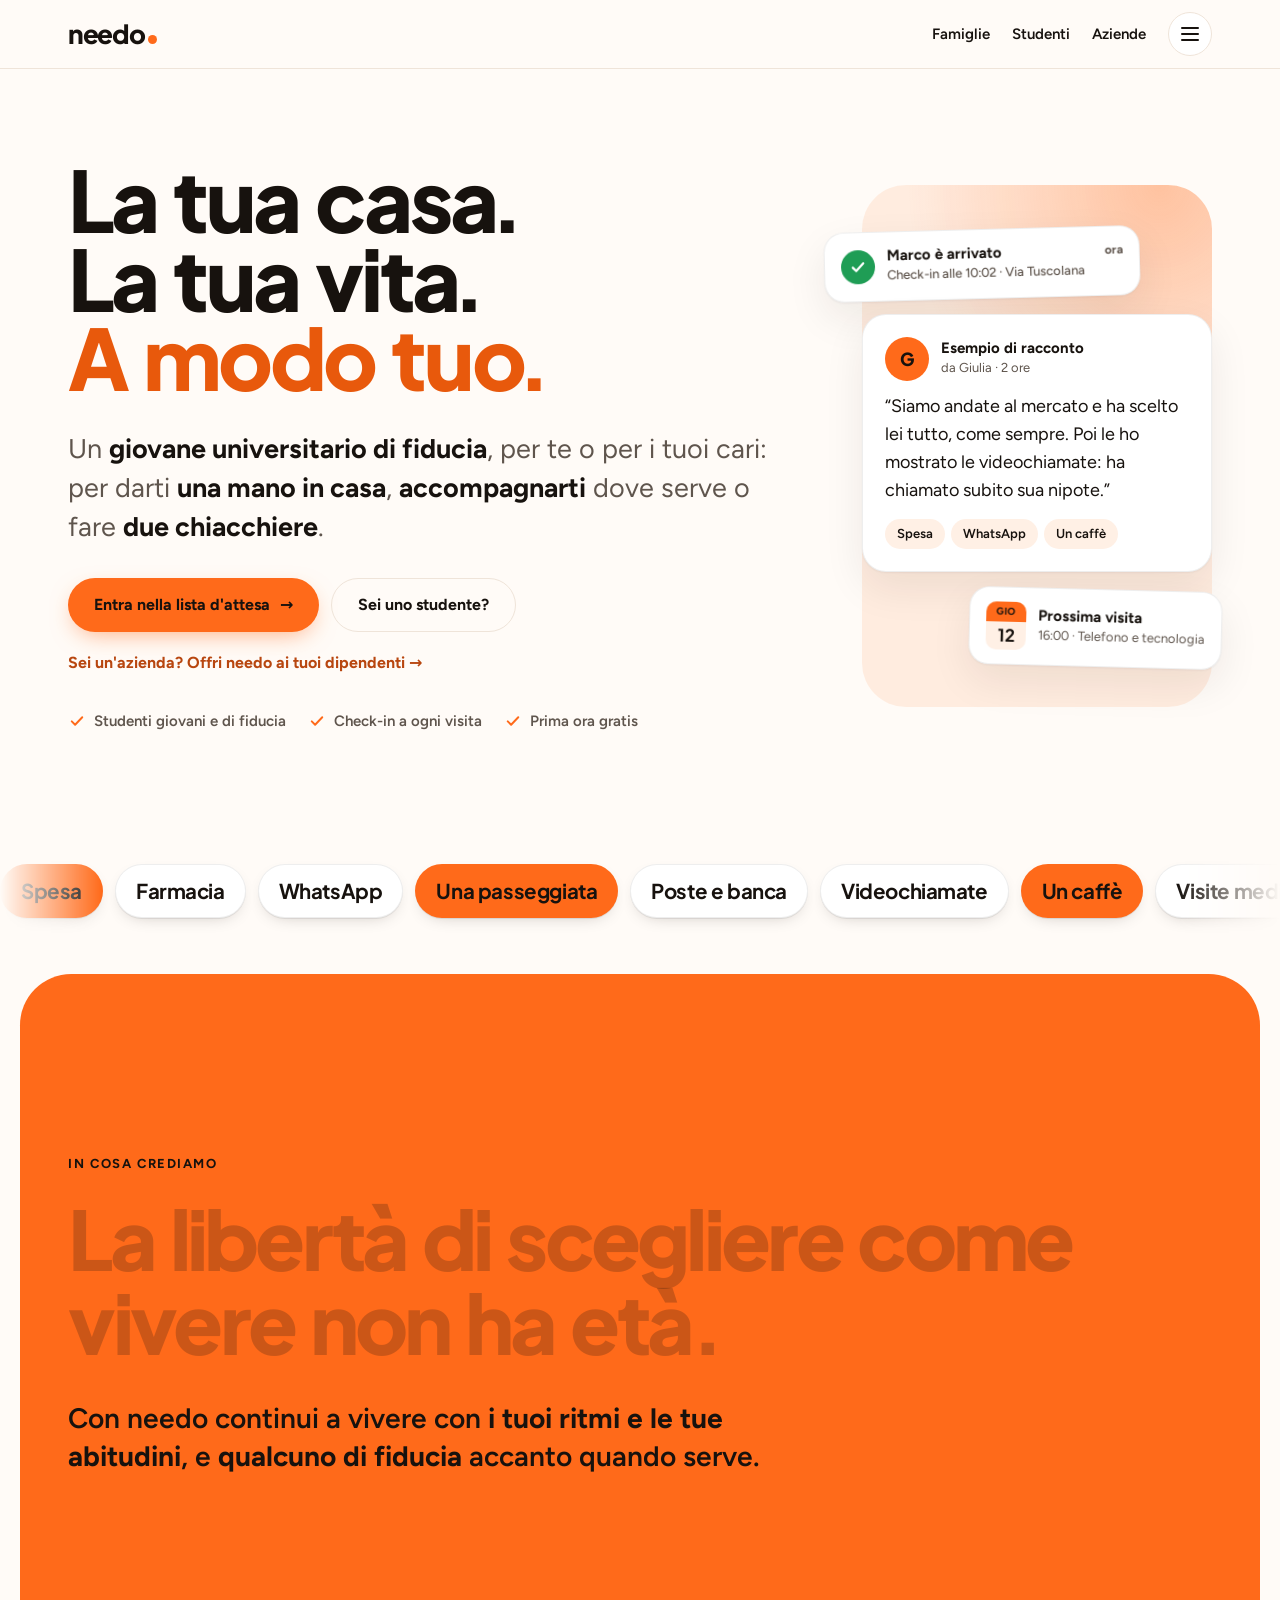
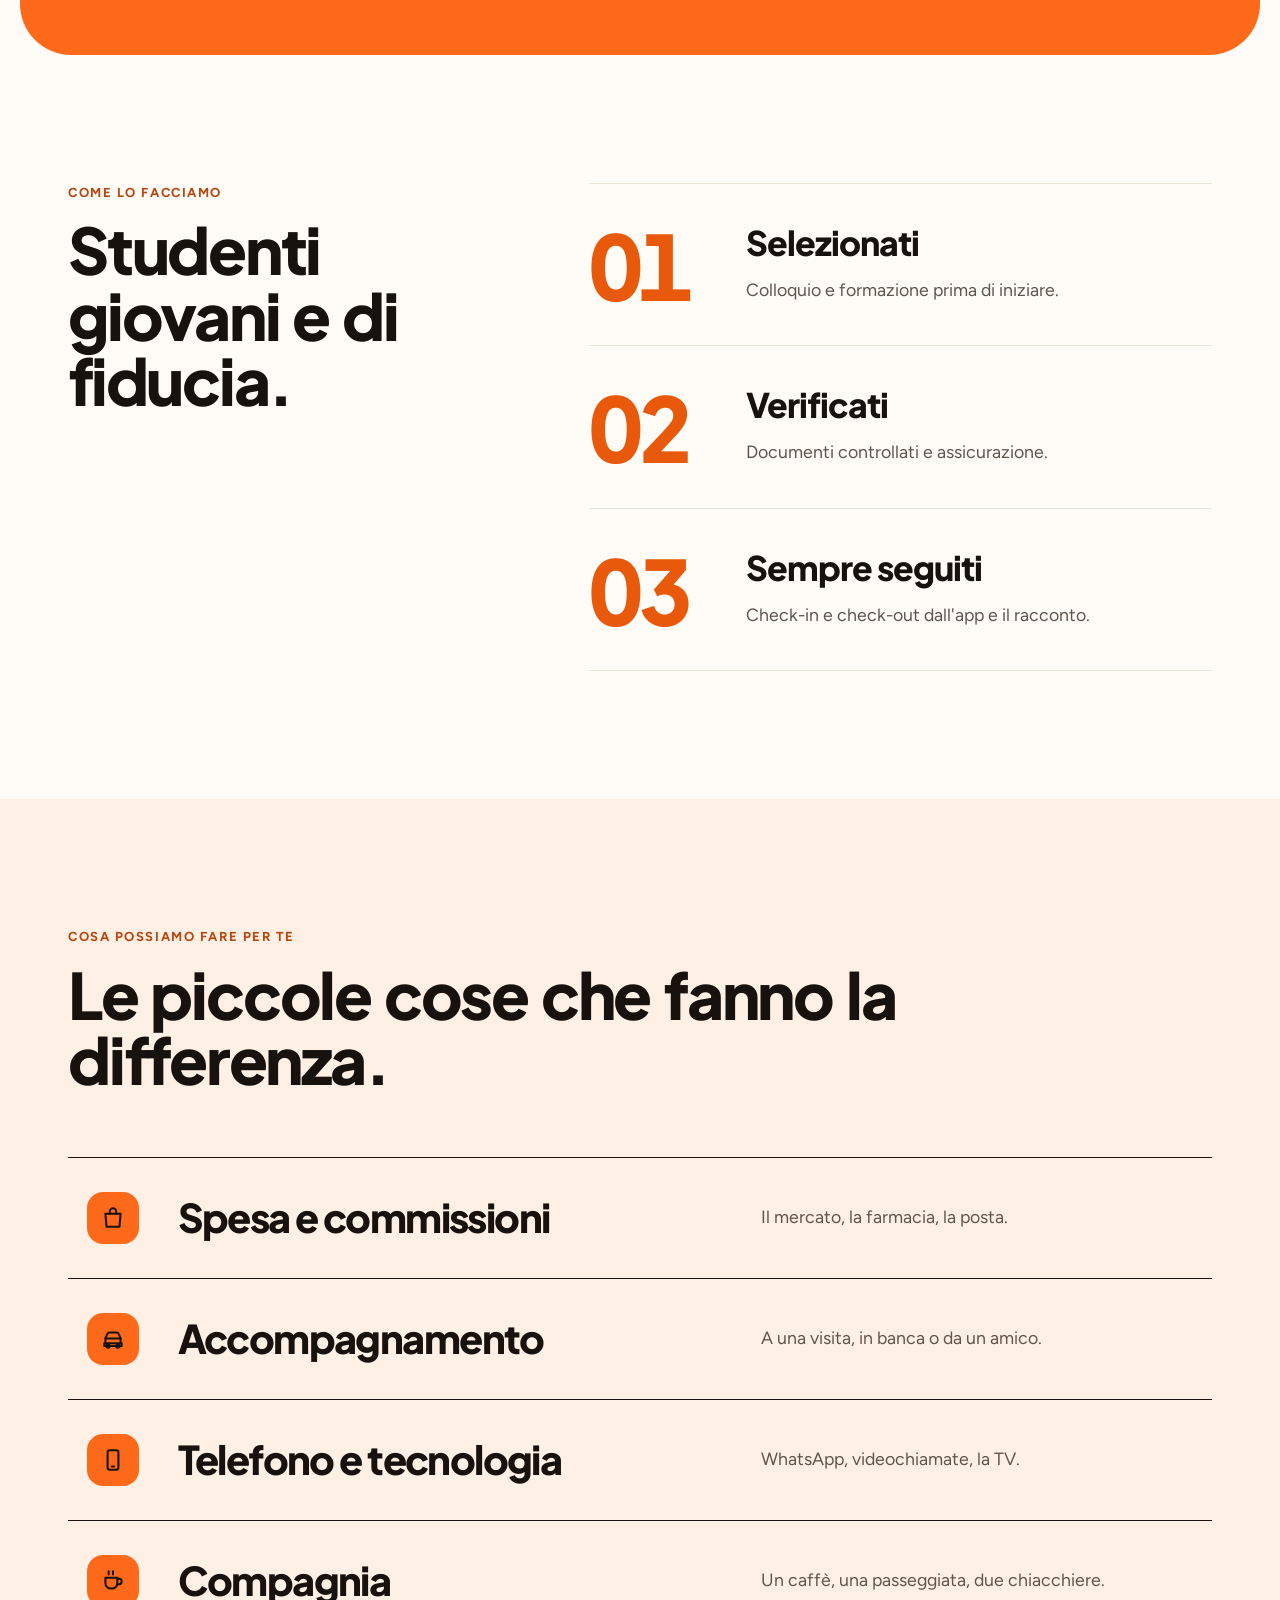
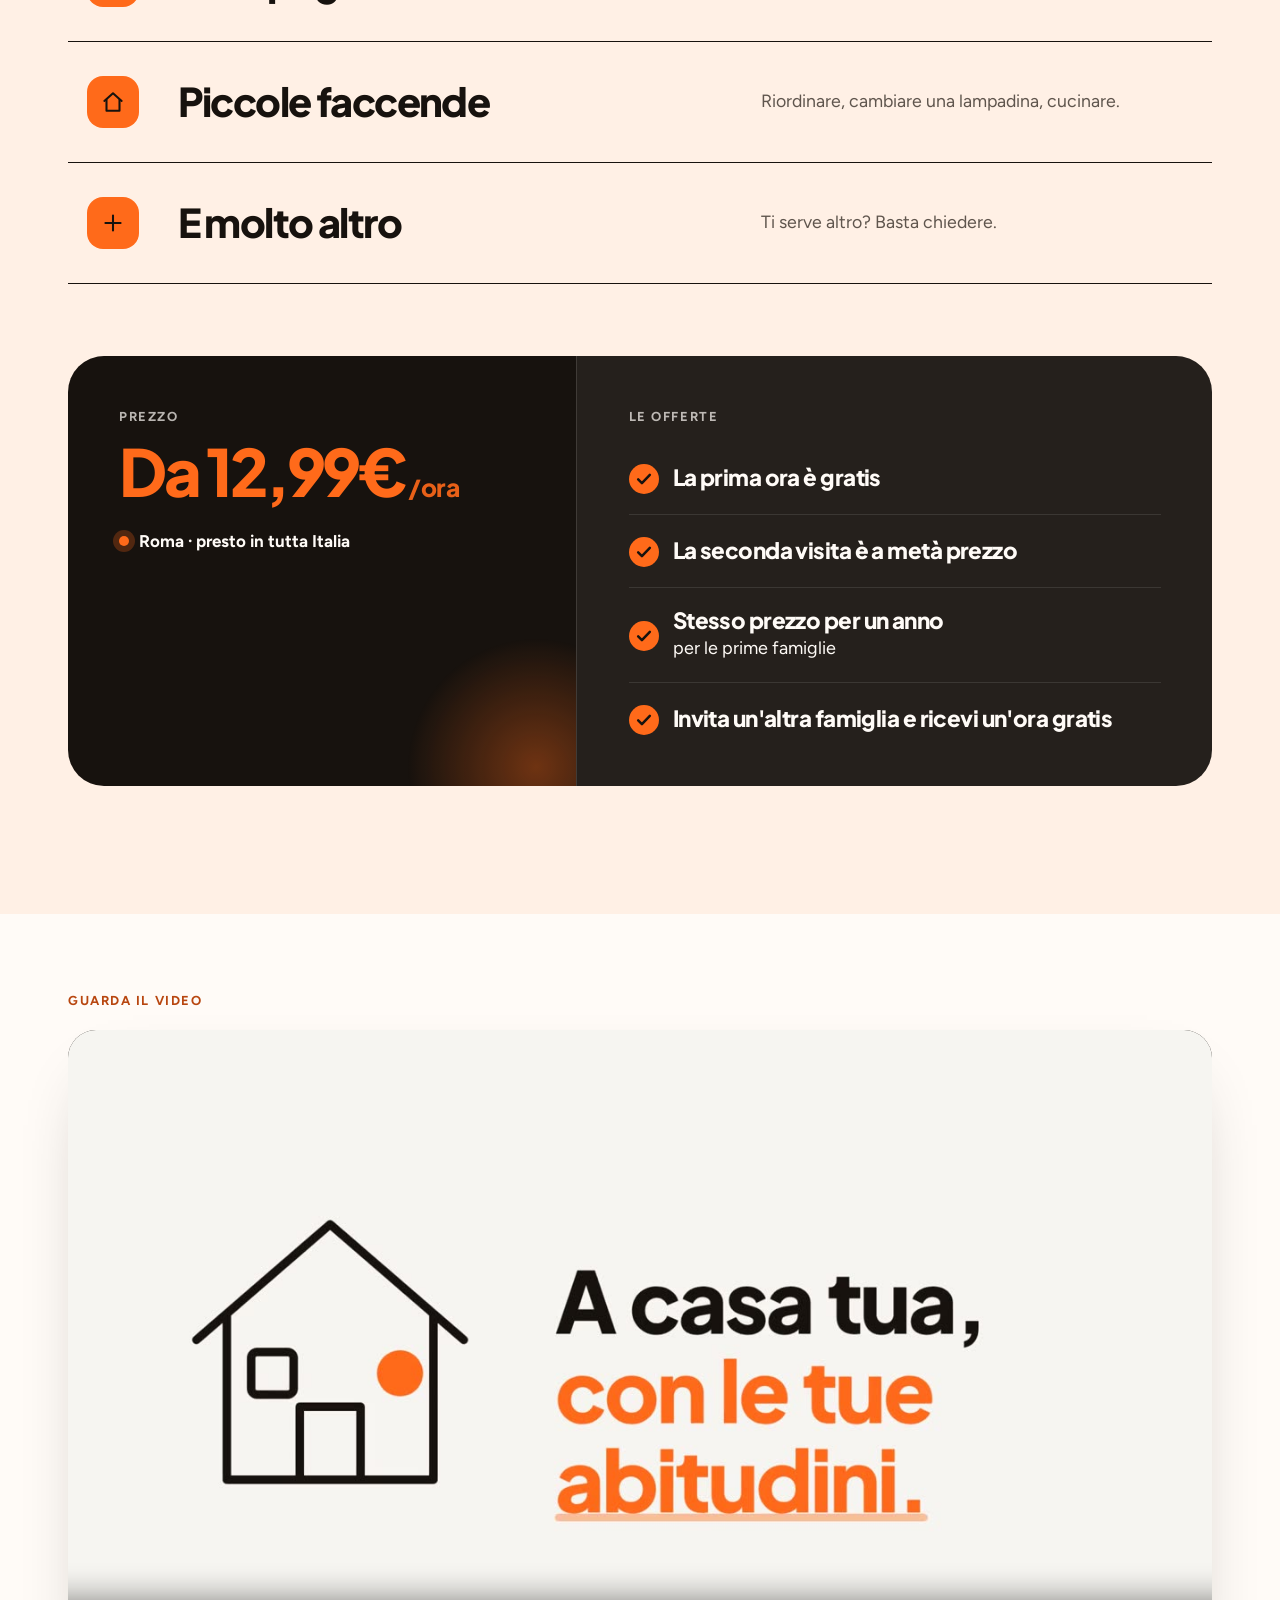
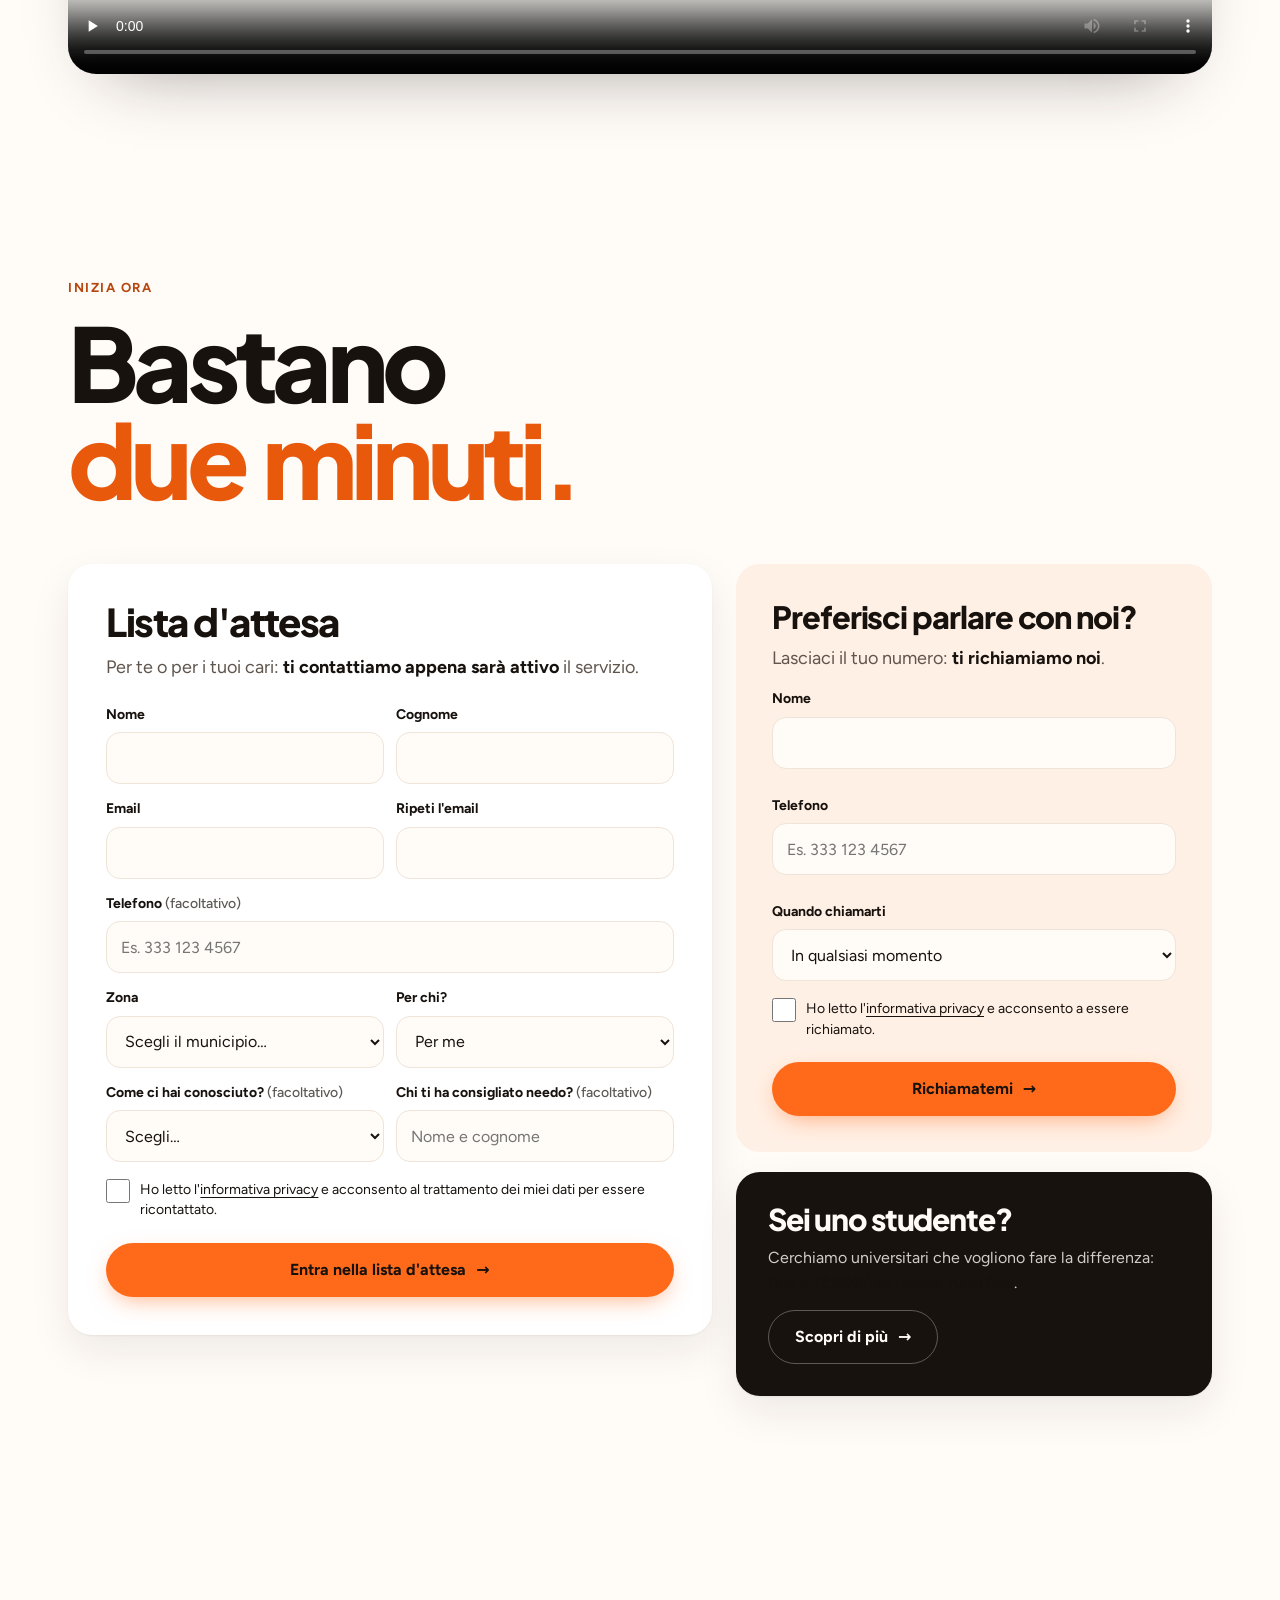
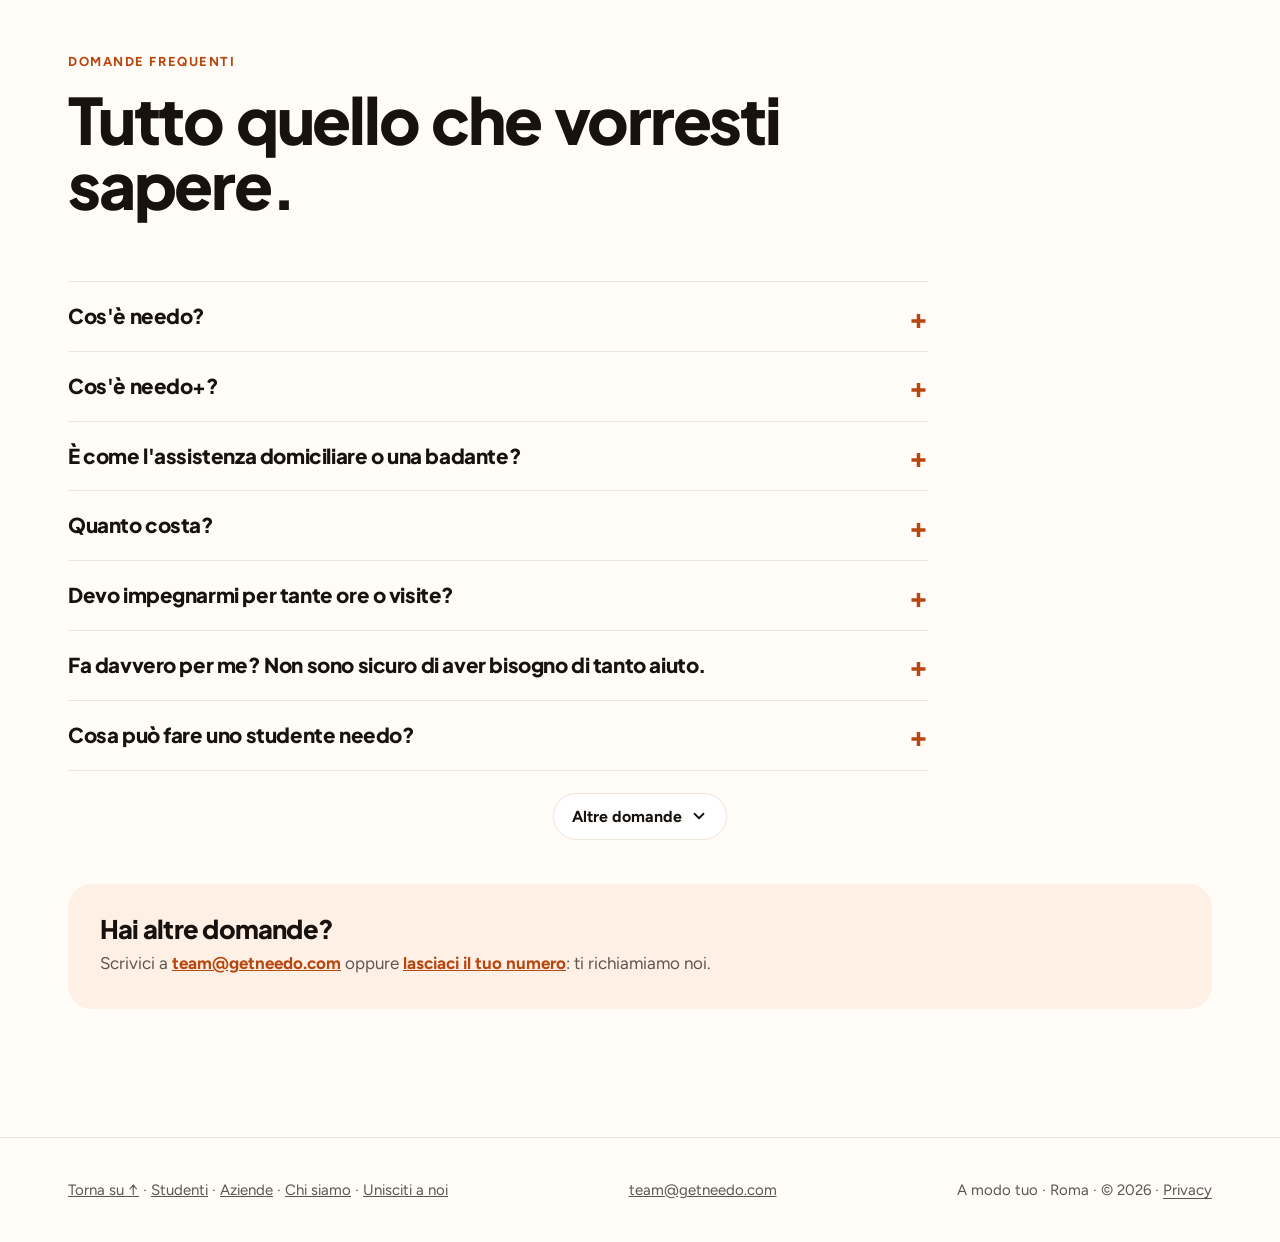
<file: index.html>
<!doctype html>
<html lang="it">
<head>
<meta charset="utf-8">
<meta http-equiv="Content-Security-Policy" content="default-src 'self'; script-src 'sha256-89Sa1WTDD0BAsH2xBGpWfJ23Z5HIQrXnbnSzWAUU+JI=' https://static.cloudflareinsights.com; style-src 'self' 'unsafe-inline'; font-src 'self'; img-src 'self' data:; connect-src 'self' https://cloudflareinsights.com https://script.google.com https://script.googleusercontent.com https://dns.google; form-action 'none'; base-uri 'none'; object-src 'none'; upgrade-insecure-requests">
<meta name="referrer" content="no-referrer">
<meta name="viewport" content="width=device-width, initial-scale=1, viewport-fit=cover">
<title>needo · Compagnia e aiuto per anziani a Roma</title>
<meta name="description" content="Studenti universitari selezionati aiutano gli anziani a Roma: spesa, commissioni, telefono, compagnia. Da 12,99€/ora, prima ora gratis e seconda visita a metà prezzo.">
<meta name="theme-color" content="#FFFBF7" media="(prefers-color-scheme: light)">
<meta name="theme-color" content="#121010" media="(prefers-color-scheme: dark)">
<link rel="icon" type="image/svg+xml" href="/favicon.svg">
<link rel="icon" type="image/png" sizes="32x32" href="/favicon-32.png">
<link rel="apple-touch-icon" href="/apple-touch-icon.png">
<link rel="canonical" href="https://getneedo.com/">
<meta property="og:type" content="website">
<meta property="og:url" content="https://getneedo.com/">
<meta property="og:title" content="needo · Compagnia e aiuto per anziani a Roma">
<meta property="og:description" content="Studenti universitari di fiducia per la spesa, il telefono, un caffè o una passeggiata. Dopo ogni visita, un breve racconto alla famiglia. Roma.">
<meta property="og:image" content="https://getneedo.com/og-image.png">
<meta property="og:locale" content="it_IT">
<meta name="twitter:card" content="summary_large_image">
<script type="application/ld+json">{"@context": "https://schema.org", "@type": "Organization", "name": "needo", "url": "https://getneedo.com/", "logo": "https://getneedo.com/icon-512.png", "email": "team@getneedo.com", "areaServed": {"@type": "City", "name": "Roma"}}</script>
<script type="application/ld+json">{"@context": "https://schema.org", "@type": "Service", "name": "Compagnia e aiuto per anziani a domicilio", "serviceType": "Compagnia e aiuto non sanitario per anziani", "provider": {"@type": "Organization", "name": "needo", "url": "https://getneedo.com/"}, "areaServed": {"@type": "City", "name": "Roma"}, "availableLanguage": "it", "offers": {"@type": "Offer", "priceCurrency": "EUR", "priceSpecification": {"@type": "UnitPriceSpecification", "price": 12.99, "priceCurrency": "EUR", "unitText": "ora", "valueAddedTaxIncluded": true}}}</script>
<script type="application/ld+json">{"@context": "https://schema.org", "@type": "FAQPage", "mainEntity": [{"@type": "Question", "name": "Cos'è needo?", "acceptedAnswer": {"@type": "Answer", "text": "Mettiamo in contatto le persone anziane e le loro famiglie con studenti universitari selezionati, che danno una mano nelle piccole cose di ogni giorno: commissioni, accompagnamenti, tecnologia, compagnia. Dopo ogni visita la famiglia riceve un breve racconto di com'è andata."}}, {"@type": "Question", "name": "È come l'assistenza domiciliare o una badante?", "acceptedAnswer": {"@type": "Answer", "text": "No. Offriamo aiuto pratico e compagnia, a ore e quando serve, senza prestazioni sanitarie. Non sostituiamo un medico, un infermiere o una badante a tempo pieno: siamo un aiuto in più, leggero e flessibile."}}, {"@type": "Question", "name": "Quanto costa?", "acceptedAnswer": {"@type": "Answer", "text": "Da 12,99€ l'ora: paghi solo il tempo prenotato e il prezzo dipende dal servizio. A ogni visita si aggiunge un costo di servizio di 1,50€, che con l'abbonamento needo+ non paghi. Sulle visite di più di 2 ore hai uno sconto del 5%; sulle visite che si ripetono ogni settimana il 5%, o il 10% con 2 o più giorni a settimana. La prima ora è gratis per tutte le famiglie e la seconda visita è a metà prezzo. Per le prime famiglie, in più, il prezzo resta lo stesso per 12 mesi."}}, {"@type": "Question", "name": "Devo impegnarmi per tante ore o visite?", "acceptedAnswer": {"@type": "Answer", "text": "No. Puoi prenotare quando ti serve, anche una volta sola. Se vuoi visite regolari, quando prenoti scegli “Ogni settimana”: hai il 5% di sconto, il 10% se sono 2 o più giorni a settimana."}}, {"@type": "Question", "name": "Cos'è needo+?", "acceptedAnswer": {"@type": "Answer", "text": "È l'abbonamento per le famiglie, a 9,99€ al mese. Con needo+ non paghi il costo di servizio (1,50€ in meno su ogni visita), prenoti fino a 90 giorni prima invece di 60, hai uno sconto del 10% invece del 5% sulle visite di più di 2 ore e un'assistenza prioritaria: il nostro team risponde prima a te."}}, {"@type": "Question", "name": "Fa davvero per me? Non sono sicuro di aver bisogno di tanto aiuto.", "acceptedAnswer": {"@type": "Answer", "text": "È pensato proprio per chi se la cava benissimo da solo ma ogni tanto vorrebbe una mano: una commissione, un problema con il telefono, una passeggiata in compagnia. Prova la prima ora gratis e decidi tu."}}, {"@type": "Question", "name": "Cosa può fare uno studente needo?", "acceptedAnswer": {"@type": "Answer", "text": "La spesa e le commissioni, l'accompagnamento a una visita o in banca, l'aiuto con il telefono, WhatsApp e la TV, un po' di compagnia e piccole faccende di casa. Ti serve altro? Chiedi: probabilmente possiamo aiutarti."}}, {"@type": "Question", "name": "Chi sono gli studenti needo?", "acceptedAnswer": {"@type": "Answer", "text": "Sono studenti universitari maggiorenni, gentili e affidabili, che vogliono fare la differenza nella vita di qualcuno."}}, {"@type": "Question", "name": "Come garantite che le visite siano sicure e affidabili?", "acceptedAnswer": {"@type": "Answer", "text": "Conosciamo ogni studente con un colloquio, controlliamo documenti ed email universitaria e lo formiamo prima che inizi. Ogni visita inizia e finisce con un check-in e un check-out dall'app, e dopo arriva il racconto alla famiglia. Se qualcosa non va, ce ne occupiamo subito."}}, {"@type": "Question", "name": "Come viene scelto lo studente per me?", "acceptedAnswer": {"@type": "Answer", "text": "In base a dove abiti, al giorno e all'orario che preferisci e al tipo di aiuto che ti serve. Lo studente vede la tua richiesta e la accetta."}}, {"@type": "Question", "name": "In cosa è diverso needo da un'agenzia o da altre app?", "acceptedAnswer": {"@type": "Answer", "text": "Non ti mandiamo uno sconosciuto qualunque: gli studenti sono selezionati e formati da noi, prenoti in pochi tocchi senza contratti né impegni, e dopo ogni visita sai sempre com'è andata."}}, {"@type": "Question", "name": "Cosa succede durante una visita?", "acceptedAnswer": {"@type": "Answer", "text": "Lo studente arriva all'orario prenotato, fa check-in dall'app e ti aiuta con quello che avevi chiesto, con calma e ai tuoi tempi. Alla fine fa check-out e scrive il racconto della visita."}}, {"@type": "Question", "name": "Quanto dura una visita?", "acceptedAnswer": {"@type": "Answer", "text": "Decidi tu: prenoti il tempo che ti serve, a partire da un'ora."}}, {"@type": "Question", "name": "Come prenoto le visite?", "acceptedAnswer": {"@type": "Answer", "text": "Dall'app: scegli il giorno, l'orario e di cosa hai bisogno. Se preferisci, può farlo un tuo familiare per te, oppure puoi chiederci di richiamarti."}}, {"@type": "Question", "name": "Posso iscrivere un mio genitore o un nonno?", "acceptedAnswer": {"@type": "Answer", "text": "Sì. Puoi iscriverlo tu e gestire tutto al suo posto: il racconto di ogni visita arriva a te, anche se vivi lontano."}}, {"@type": "Question", "name": "Cosa significa needo per la mia famiglia?", "acceptedAnswer": {"@type": "Answer", "text": "Meno preoccupazioni: sai che il tuo caro ha qualcuno di fiducia accanto, e dopo ogni visita ricevi un racconto di com'è andata, anche da lontano."}}, {"@type": "Question", "name": "Come accedo all'app?", "acceptedAnswer": {"@type": "Answer", "text": "Quando il servizio sarà attivo nella tua zona ti mandiamo il link per scaricare l'app: accedi con l'email con cui ti sei iscritto."}}, {"@type": "Question", "name": "Non ho bisogno di assistenza: perché dovrei usarlo?", "acceptedAnswer": {"@type": "Answer", "text": "Non è solo per chi è in difficoltà. È per chi vuole continuare a vivere a modo suo, con qualcuno che dà una mano quando serve e porta un po' di compagnia."}}, {"@type": "Question", "name": "Dove siete attivi?", "acceptedAnswer": {"@type": "Answer", "text": "Stiamo partendo a Roma e presto arriveremo in tutta Italia. Iscriviti alla lista d'attesa: ti scriviamo appena possiamo venire nella tua zona."}}, {"@type": "Question", "name": "La mia azienda può offrire needo ai dipendenti?", "acceptedAnswer": {"@type": "Answer", "text": "Sì. Le aziende possono offrire needo con il welfare aziendale: per il dipendente diventa un benefit da usare per i propri familiari. Trovi tutto nella pagina per le aziende."}}, {"@type": "Question", "name": "Come funziona per gli studenti?", "acceptedAnswer": {"@type": "Answer", "text": "Guadagni fino a 12,50€ l'ora, senza turni fissi: accetti solo le visite che vuoi. Vieni pagato dopo ogni visita e se inviti un amico ricevi 5€ quando fa le prime 3 visite. Ti candidi con l'email universitaria."}}]}</script>
<link rel="preload" href="/fonts/jakarta-800.woff2" as="font" type="font/woff2" crossorigin>
<link rel="preload" href="/fonts/figtree-400.woff2" as="font" type="font/woff2" crossorigin>
<link rel="stylesheet" href="/fonts/fonts.css">
<style>
:root{
  --bg:#FFFBF7; --surface:#FFFFFF; --soft:#FFF0E5; --ink:#17120E; --muted:#5F554D; --line:#EFE4D9;
  --brand:#FF6A1A; --on-brand:#17120E; --brand-text:#B8460F; --brand-big:#E8590C;
  --why-bg:#FF6A1A; --why-ink:#17120E; --err:#B42318;
  --btn2-bg:#17120E; --btn2-ink:#FFFBF7; --err-dark:#FFB4A6;
  --shadow:0 1px 2px rgba(40,20,10,.05),0 16px 40px rgba(40,20,10,.08);
  --head:'Plus Jakarta Sans',system-ui,sans-serif; --body:'Figtree',system-ui,sans-serif;
  color-scheme:light;
}
@media (prefers-color-scheme: dark){
  :root:not([data-theme="light"]){
    --bg:#121010; --surface:#1D1916; --soft:#26201B; --ink:#F7F1EA; --muted:#B8ADA3; --line:#332B25;
    --brand:#FF7A33; --on-brand:#17120E; --brand-text:#FF8A4C; --brand-big:#FF7A33;
    --why-bg:#FF7A33; --why-ink:#17120E; --err:#FF9B8A;
    --btn2-bg:#F7F1EA; --btn2-ink:#121010; --err-dark:#B42318;
    --shadow:0 1px 2px rgba(0,0,0,.4),0 16px 40px rgba(0,0,0,.4);
    color-scheme:dark;
  }
}
:root[data-theme="dark"]{
  --bg:#121010; --surface:#1D1916; --soft:#26201B; --ink:#F7F1EA; --muted:#B8ADA3; --line:#332B25;
  --brand:#FF7A33; --on-brand:#17120E; --brand-text:#FF8A4C; --brand-big:#FF7A33;
  --why-bg:#FF7A33; --why-ink:#17120E; --err:#FF9B8A;
  --btn2-bg:#F7F1EA; --btn2-ink:#121010; --err-dark:#B42318;
  --shadow:0 1px 2px rgba(0,0,0,.4),0 16px 40px rgba(0,0,0,.4);
  color-scheme:dark;
}
*{box-sizing:border-box}
html{scroll-behavior:smooth;scroll-padding-top:84px}
body{margin:0;background:var(--bg);color:var(--ink);font-family:var(--body);font-size:clamp(16px,.95rem + .25vw,18px);line-height:1.6;-webkit-font-smoothing:antialiased}
.wrap{width:100%;max-width:1240px;margin:0 auto;padding-left:clamp(20px,4vw,48px);padding-right:clamp(20px,4vw,48px)}
h1,h2,h3,h4{margin:0;font-family:var(--head);font-weight:800;letter-spacing:-.035em;line-height:1.02}
p{margin:0}
a{color:var(--brand-text)}
.eyebrow{font-size:13px;font-weight:700;letter-spacing:.12em;text-transform:uppercase;color:var(--brand-text)}

.btn{display:inline-flex;align-items:center;justify-content:center;gap:10px;min-height:54px;padding:0 26px;border-radius:999px;font-family:var(--body);font-weight:700;font-size:16px;line-height:1;text-decoration:none;border:0;cursor:pointer;transition:transform .18s cubic-bezier(.2,.8,.2,1),box-shadow .18s}
.btn:hover{transform:translateY(-2px)}
.btn:focus-visible,.theme-btn:focus-visible,.field input:focus-visible,.field select:focus-visible{outline:3px solid var(--brand);outline-offset:2px}
.btn-primary{background:var(--brand);color:var(--on-brand);box-shadow:0 8px 24px -8px rgba(255,106,26,.6)}
.btn-dark{background:var(--btn2-bg);color:var(--btn2-ink)}
.btn-ghost{background:transparent;color:var(--ink);border:1.5px solid var(--line)}
.btn .arr{transition:transform .18s}
.btn:hover .arr{transform:translateX(3px)}
.btn[disabled]{opacity:.6;cursor:wait;transform:none}

/* nav */
header{position:sticky;top:0;z-index:20;background:color-mix(in srgb,var(--bg) 86%,transparent);backdrop-filter:saturate(1.4) blur(12px);-webkit-backdrop-filter:saturate(1.4) blur(12px);border-bottom:1px solid var(--line)}
.nav{display:flex;align-items:center;justify-content:space-between;height:68px;gap:16px}
.logo{display:flex;align-items:baseline;gap:2px;text-decoration:none;color:var(--ink);font-family:var(--head);font-weight:800;font-size:26px;letter-spacing:-.05em}
.logo i{width:9px;height:9px;border-radius:50%;background:var(--brand);display:inline-block;margin-left:1px}
.links{display:flex;gap:22px;align-items:center}
.links a{color:var(--ink);text-decoration:none;font-weight:600;font-size:15px}
.links a:hover{color:var(--brand-text)}
.links .btn{min-height:44px;padding:0 20px;font-size:15px;color:var(--on-brand)}
@media (max-width:860px){.links .hide-sm{display:none}}
.theme-btn{width:44px;height:44px;flex:none;border-radius:50%;border:1.5px solid var(--line);background:var(--surface);color:var(--ink);display:flex;align-items:center;justify-content:center;cursor:pointer;padding:0}
.theme-btn:hover{border-color:var(--brand)}
.theme-btn svg{width:20px;height:20px;fill:none;stroke:currentColor;stroke-width:1.8;stroke-linecap:round;stroke-linejoin:round}
.theme-btn .sun{display:none}
.is-dark .theme-btn .sun{display:block}
.is-dark .theme-btn .moon{display:none}

/* hero */
.hero{display:grid;grid-template-columns:minmax(0,1.3fr) minmax(0,.7fr);gap:clamp(32px,5vw,72px);align-items:center;padding-top:clamp(40px,7vw,96px);padding-bottom:clamp(56px,8vw,112px)}
@media (max-width:900px){.hero{grid-template-columns:minmax(0,1fr)}}
.hero h1{font-size:clamp(46px,6.6vw,112px);line-height:.94;letter-spacing:-.05em}
@media (max-width:900px){.hero h1{font-size:clamp(46px,13vw,96px)}}
.hero h1 .o{color:var(--brand-big)}
.hero h1{letter-spacing:-.04em!important;word-spacing:.06em}
.hero h1 .p{margin-left:-.07em}
@media (prefers-color-scheme: dark){:root:not([data-theme="light"]) .fact b{color:#C84C12}}
:root[data-theme="dark"] .fact b{color:#C84C12}
@media (prefers-color-scheme: dark){:root:not([data-theme="light"]) .price-main b{color:#C84C12}}
:root[data-theme="dark"] .price-main b{color:#C84C12}
.why blockquote,.head h2,.join-head h2{word-spacing:.05em}
.hero h1 .ln{display:block;overflow:hidden;padding-bottom:.08em;margin-bottom:-.08em}
.hero h1 .ln>span{display:inline-block;transform:translateY(110%);animation:lineUp 1s cubic-bezier(.16,1,.3,1) forwards}
.hero h1 .ln:nth-child(2)>span{animation-delay:.12s}
.hero h1 .ln:nth-child(3)>span{animation-delay:.24s}
@keyframes lineUp{to{transform:none}}
::selection{background:var(--brand);color:var(--on-brand)}
.story{transition:transform .5s cubic-bezier(.16,1,.3,1);will-change:transform}
.why{margin:0 clamp(8px,1.6vw,24px);border-radius:clamp(28px,4vw,56px)}
.bigmark{font-family:var(--head);font-weight:800;font-size:clamp(96px,25vw,380px);letter-spacing:-.075em;line-height:.78;color:var(--ink);white-space:nowrap;padding:clamp(24px,4vw,56px) 0 clamp(20px,3vw,40px);user-select:none}
.bigmark i{display:inline-block;width:.16em;height:.16em;border-radius:50%;background:var(--brand);margin-left:.02em}
.btn-primary:hover{box-shadow:0 14px 34px -10px rgba(255,106,26,.75)}
@media (prefers-reduced-motion: reduce){.hero h1 .ln>span{animation:none;transform:none}.story{transition:none}}
.lead{font-size:clamp(18px,1rem + .5vw,22px);color:var(--muted);max-width:32em;margin-top:clamp(20px,3vw,32px);line-height:1.5}
.ctas{display:flex;flex-wrap:wrap;gap:12px;margin-top:32px}
.note{display:inline-flex;align-items:center;gap:10px;margin-top:22px;font-size:15px;font-weight:600;color:var(--ink)}
.note i{width:8px;height:8px;border-radius:50%;background:var(--brand);box-shadow:0 0 0 0 rgba(255,106,26,.6);animation:pulse 2s infinite}
@keyframes pulse{0%{box-shadow:0 0 0 0 rgba(255,106,26,.55)}70%{box-shadow:0 0 0 10px rgba(255,106,26,0)}100%{box-shadow:0 0 0 0 rgba(255,106,26,0)}}

.stage{position:relative;padding:30px 0}
.stage::before{content:"";position:absolute;inset:0 0 0 28px;border-radius:44px;background:var(--brand);opacity:.14}
.stage::after{content:"";position:absolute;width:110px;height:110px;right:-6px;top:-18px;border-radius:50%;background:var(--brand)}
.card{background:var(--surface);border-radius:24px;box-shadow:var(--shadow);padding:22px}
.stack{position:relative;z-index:1;display:flex;flex-direction:column;gap:14px;padding-right:22px}
.ping{align-self:flex-start;display:flex;align-items:center;gap:10px;padding:12px 18px;border-radius:999px;font-size:14px;font-weight:700}
.ping i{width:10px;height:10px;border-radius:50%;background:#1F9D55;display:block}
.ping small{color:var(--muted);font-weight:500;font-size:14px}
.story{margin-left:28px}
.who{display:flex;align-items:center;gap:12px;margin-bottom:12px}
.avatar{width:44px;height:44px;border-radius:50%;display:flex;align-items:center;justify-content:center;font-weight:800;color:var(--on-brand);background:var(--brand);flex:none;font-family:var(--head)}
.who b{display:block;font-size:15px;line-height:1.3}
.who small{display:block;color:var(--muted);font-size:13px}
.quote{font-size:clamp(16px,1rem + .2vw,18px);line-height:1.55}
.tags{display:flex;flex-wrap:wrap;gap:6px;margin-top:14px}
.tag{background:var(--soft);border-radius:999px;padding:5px 12px;font-size:13px;font-weight:600}
.mini{align-self:flex-end;padding:16px 20px;min-width:210px}
.mini small{display:block;color:var(--muted);font-size:13px}
.mini b{display:block;font-family:var(--head);font-size:22px;letter-spacing:-.02em;margin:2px 0}

/* marquee */
.marquee{border-top:1px solid var(--line);border-bottom:1px solid var(--line);overflow:hidden;padding:18px 0;background:var(--surface)}
.track{display:flex;gap:40px;width:max-content;animation:slide 28s linear infinite}
.track span{font-family:var(--head);font-weight:800;font-size:clamp(22px,3vw,34px);letter-spacing:-.03em;white-space:nowrap;display:flex;align-items:center;gap:40px}
.track span::after{content:"";width:12px;height:12px;border-radius:50%;background:var(--brand);display:block}
@keyframes slide{to{transform:translateX(-50%)}}

/* sections */
section{padding:clamp(64px,10vw,128px) 0}
.why{background:var(--why-bg);color:var(--why-ink)}
.why .eyebrow{color:var(--why-ink);opacity:.75}
.why blockquote{margin:22px 0 0;font-family:var(--head);font-weight:800;font-size:clamp(34px,5.6vw,80px);line-height:1.02;letter-spacing:-.045em;max-width:15em}
.head{margin-bottom:clamp(32px,5vw,64px)}
.head h2{font-size:clamp(34px,5.4vw,72px);margin-top:14px;max-width:14em}

.steps{display:grid;grid-template-columns:repeat(3,minmax(0,1fr));gap:clamp(14px,2vw,24px)}
@media (max-width:900px){.steps{grid-template-columns:minmax(0,1fr)}}
.step{border-top:2px solid var(--ink);padding-top:22px}
.step .num{font-family:var(--head);font-weight:800;font-size:clamp(44px,5vw,64px);letter-spacing:-.05em;color:var(--brand-big);line-height:1}
.step h3{font-size:clamp(22px,1.2rem + .6vw,28px);margin-top:18px;letter-spacing:-.03em;line-height:1.1}
.step p{color:var(--muted);margin-top:10px}

.whatbg{background:var(--soft)}
.svcs{display:grid;grid-template-columns:repeat(4,minmax(0,1fr));gap:clamp(14px,1.6vw,20px)}
@media (max-width:1000px){.svcs{grid-template-columns:repeat(2,minmax(0,1fr))}}
@media (max-width:560px){.svcs{grid-template-columns:minmax(0,1fr)}}
.svc{padding:clamp(22px,2.4vw,30px);display:flex;flex-direction:column;gap:14px;transition:transform .2s cubic-bezier(.2,.8,.2,1)}
.svc:hover{transform:translateY(-4px)}
.ic{width:52px;height:52px;border-radius:16px;background:var(--brand);display:flex;align-items:center;justify-content:center;flex:none}
.ic svg{width:26px;height:26px;stroke:var(--on-brand);fill:none;stroke-width:1.9;stroke-linecap:round;stroke-linejoin:round}
.svc h3{font-size:clamp(20px,1.1rem + .4vw,24px);letter-spacing:-.03em;line-height:1.1}
.svc p{color:var(--muted);font-size:clamp(15px,.9rem + .15vw,16px)}
.facts{display:grid;grid-template-columns:repeat(2,minmax(0,1fr));gap:clamp(14px,1.6vw,20px);margin-top:clamp(14px,1.6vw,20px)}
@media (max-width:700px){.facts{grid-template-columns:minmax(0,1fr)}}
.fact{padding:clamp(24px,3vw,36px)}
.fact small{color:var(--muted);font-size:13px;font-weight:700;letter-spacing:.1em;text-transform:uppercase}
.fact b{display:block;font-family:var(--head);font-weight:800;font-size:clamp(40px,5vw,64px);letter-spacing:-.05em;line-height:1;margin-top:10px}
.fact p{color:var(--muted);margin-top:10px}
.offers{margin-top:clamp(28px,4vw,48px)}
.offers .grid{display:grid;grid-template-columns:repeat(3,minmax(0,1fr));gap:clamp(14px,1.6vw,20px);margin-top:14px}
@media (max-width:760px){.offers .grid{grid-template-columns:minmax(0,1fr)}}
.offer{padding:clamp(20px,2.4vw,28px)}
.offer h3{font-size:clamp(20px,1.6vw,24px)}
.offer p{color:var(--muted);margin-top:8px}
.offers .note{font-size:14px;color:var(--muted);margin-top:12px}
.faq{max-width:860px}
.faq details{border-top:1.5px solid var(--line);padding:18px 0}
.faq details:last-child{border-bottom:1.5px solid var(--line)}
.faq summary{cursor:pointer;list-style:none;font-family:var(--head);font-weight:800;font-size:clamp(19px,1.6vw,23px);letter-spacing:-.02em;display:flex;justify-content:space-between;gap:16px;align-items:center}
.faq summary::-webkit-details-marker{display:none}
.faq summary::after{content:"+";font-size:28px;line-height:1;color:var(--brand-text);flex:none;transition:transform .2s}
.faq details[open] summary::after{transform:rotate(45deg)}
.faq details p{color:var(--muted);margin-top:10px;max-width:46em}
.foot .contact a{color:var(--muted)}

/* forms */
.join{display:grid;grid-template-columns:repeat(2,minmax(0,1fr));gap:clamp(16px,2vw,24px)}
@media (max-width:900px){.join{grid-template-columns:minmax(0,1fr)}}
.form{padding:clamp(22px,3vw,40px)}
.form h3{font-size:clamp(28px,3vw,40px);letter-spacing:-.04em}
.form .intro{color:var(--muted);margin:12px 0 22px}
.form-dark{background:var(--btn2-bg);color:var(--btn2-ink)}
.form-dark .intro,.form-dark .field label{color:inherit}
.form-dark .intro{opacity:.8}
.field{display:flex;flex-direction:column;gap:6px;margin-bottom:14px;min-width:0}
.field label{font-size:14px;font-weight:700}
.field input,.field select{font-family:var(--body);font-size:16px;color:var(--ink);background:var(--bg);border:1.5px solid var(--line);border-radius:14px;min-height:52px;padding:0 14px;width:100%;scroll-margin-top:96px}
.field.invalid input{border-color:var(--err);border-width:2px}
.err{font-size:14px;line-height:1.4;color:var(--err);margin:0;font-weight:600}
.form-dark .err,.form-dark .fail{color:var(--err-dark)}
.err[hidden],.extra[hidden]{display:none}
.fix{font:inherit;font-weight:800;color:inherit;background:none;border:0;padding:0;margin-left:4px;cursor:pointer;text-decoration:underline;text-underline-offset:3px}
.row2{display:grid;grid-template-columns:repeat(2,minmax(0,1fr));gap:12px}
@media (max-width:480px){.row2{grid-template-columns:minmax(0,1fr)}}
.form .btn{width:100%;margin-top:6px}
.perks{display:flex;flex-direction:column;gap:10px;margin:0 0 22px;padding:0;list-style:none}
.perks li{display:flex;gap:10px;align-items:center;font-size:17px;font-weight:600}
.perks svg{flex:none;width:22px;height:22px;stroke:var(--brand);fill:none;stroke-width:2.4;stroke-linecap:round;stroke-linejoin:round}
.hint{font-size:13px;opacity:.75;margin-top:-6px;margin-bottom:14px}
.done{display:none;text-align:center;padding:28px 0 8px}
.done .ic{margin:0 auto 16px;width:64px;height:64px;border-radius:50%}
.done h4{font-size:28px;letter-spacing:-.03em}
.done p{margin-top:8px;opacity:.8}
.callback{margin-top:clamp(16px,2vw,24px);padding:clamp(22px,3vw,36px);display:grid;grid-template-columns:minmax(0,1fr) minmax(0,1.8fr);gap:clamp(16px,3vw,40px);align-items:start;background:var(--soft);box-shadow:none}
@media (max-width:900px){.callback{grid-template-columns:minmax(0,1fr)}}
.callback h3{font-size:clamp(24px,2.4vw,32px);letter-spacing:-.035em;line-height:1.1}
.callback .cb-text p{color:var(--muted);margin-top:10px}
.row3{display:grid;grid-template-columns:repeat(3,minmax(0,1fr));gap:12px}
@media (max-width:700px){.row3{grid-template-columns:minmax(0,1fr)}}
.callback .btn{width:auto;margin-top:6px}
@media (max-width:480px){.callback .btn{width:100%}}
.cb-done{font-size:18px;line-height:1.5;padding:8px 0}
.cb-done b{display:block;font-family:var(--head);font-size:22px;letter-spacing:-.02em;margin-bottom:4px}
.field select:invalid,.field input:invalid{box-shadow:none}

/* nav v4: Famiglie / Studenti / Aziende + menu */
.links{position:relative}
.menu-btn{width:44px;height:44px;border-radius:50%;border:1.5px solid var(--line);background:var(--surface);display:inline-flex;flex-direction:column;align-items:center;justify-content:center;gap:4px;cursor:pointer;padding:0}
.menu-btn span{display:block;width:18px;height:2px;border-radius:2px;background:var(--ink);transition:transform .25s ease,opacity .2s ease}
.menu-btn[aria-expanded="true"] span:nth-child(1){transform:translateY(6px) rotate(45deg)}
.menu-btn[aria-expanded="true"] span:nth-child(2){opacity:0}
.menu-btn[aria-expanded="true"] span:nth-child(3){transform:translateY(-6px) rotate(-45deg)}
.menu-btn:focus-visible{outline:3px solid var(--brand);outline-offset:2px}
.menu{position:absolute;right:0;top:calc(100% + 10px);min-width:220px;background:var(--surface);border:1px solid var(--line);border-radius:20px;box-shadow:0 18px 40px -18px rgba(23,18,14,.35);padding:8px;display:flex;flex-direction:column;z-index:30}
.menu[hidden]{display:none}
.menu a{padding:12px 14px;border-radius:12px;font-size:17px;font-weight:700;color:var(--ink);text-decoration:none}
.menu a:hover,.menu a:focus-visible{background:var(--soft);color:var(--brand-text);outline:none}
.menu .only-sm{display:none}
@media (max-width:860px){.menu .only-sm{display:block}}
.js .faq-more:not(.open){display:none}
.faq-more{margin-top:0}
.faq-toggle{display:none;margin:22px auto 0;align-items:center;gap:8px;font:inherit;font-weight:700;font-size:16px;color:var(--ink);background:var(--surface);border:1.5px solid var(--line);border-radius:999px;padding:10px 18px;cursor:pointer}
.js .faq-toggle{display:flex}
.faq-toggle:hover{border-color:var(--brand)}
.faq-toggle:focus-visible{outline:3px solid var(--brand);outline-offset:2px}
.faq-toggle svg{width:18px;height:18px;fill:none;stroke:currentColor;stroke-width:2.4;stroke-linecap:round;stroke-linejoin:round;transition:transform .25s ease}
.faq-toggle[aria-expanded="true"] svg{transform:rotate(180deg)}
.more{margin-top:clamp(28px,4vw,44px);padding:clamp(22px,3vw,32px);border-radius:24px;background:var(--soft)}
.more h3{font-size:clamp(22px,2vw,28px);letter-spacing:-.03em}
.more p{margin-top:8px;color:var(--muted);font-size:17px}
.more a{color:var(--brand-text);font-weight:700}

/* v5: hero più pulito, blocco prezzo unico */
.biz-link{display:inline-block;margin-top:18px;font-weight:700;font-size:16px;color:var(--brand-text);text-decoration:none}
.biz-link:hover{text-decoration:underline;text-underline-offset:4px}
.trust{list-style:none;padding:0;margin:clamp(22px,3vw,32px) 0 0;display:flex;flex-wrap:wrap;gap:10px 22px}
.trust li{display:flex;align-items:center;gap:8px;font-size:15px;font-weight:600;color:var(--muted)}
.trust svg{width:18px;height:18px;flex:none;fill:none;stroke:var(--brand);stroke-width:2.6;stroke-linecap:round;stroke-linejoin:round}
.price{margin-top:clamp(40px,6vw,72px);display:grid;grid-template-columns:minmax(0,1fr) minmax(0,1.25fr);border-radius:clamp(24px,3vw,36px);overflow:hidden;background:var(--btn2-bg);color:var(--btn2-ink)}
@media (max-width:820px){.price{grid-template-columns:minmax(0,1fr)}}
.price .lab{display:block;font-size:13px;font-weight:700;letter-spacing:.12em;text-transform:uppercase;opacity:.7}
.price-main{padding:clamp(28px,4vw,52px)}
.price-main b{display:block;font-family:var(--head);font-weight:800;font-size:clamp(52px,6.4vw,92px);line-height:.95;letter-spacing:-.055em;color:var(--brand);margin-top:12px;white-space:nowrap}
.price-main b small{font-size:.38em;letter-spacing:-.02em;margin-left:4px;opacity:.9}
.price-main p{margin-top:12px;font-size:17px;opacity:.8}
.price-main .where{display:flex;align-items:center;gap:10px;margin-top:22px;font-weight:700;opacity:1}
.price-main .dot{width:10px;height:10px;border-radius:50%;background:var(--brand);box-shadow:0 0 0 6px color-mix(in srgb,var(--brand) 25%,transparent)}
.price-offers{padding:clamp(28px,4vw,52px);background:color-mix(in srgb,var(--btn2-ink) 6%,transparent);border-left:1px solid color-mix(in srgb,var(--btn2-ink) 12%,transparent)}
@media (max-width:820px){.price-offers{border-left:0;border-top:1px solid color-mix(in srgb,var(--btn2-ink) 12%,transparent)}}
.price-offers ul{list-style:none;padding:0;margin:18px 0 0;display:flex;flex-direction:column;gap:18px}
.price-offers li{display:flex;gap:14px;align-items:flex-start}
.price-offers li svg{flex:none;width:26px;height:26px;padding:4px;border-radius:50%;background:var(--brand);fill:none;stroke:var(--on-brand);stroke-width:3;stroke-linecap:round;stroke-linejoin:round;margin-top:2px}
.price-offers li b{display:block;font-family:var(--head);font-weight:800;font-size:clamp(19px,1.1rem + .4vw,24px);letter-spacing:-.025em;line-height:1.15}
.price-offers li span{display:block;opacity:.75;font-size:16px;margin-top:3px}

/* v6 */
.trust li{white-space:nowrap}
.join{grid-template-columns:minmax(0,1.15fr) minmax(0,.85fr)!important;align-items:start}
@media (max-width:900px){.join{grid-template-columns:minmax(0,1fr)!important}}
.side{display:flex;flex-direction:column;gap:clamp(14px,1.6vw,20px)}
.side .callback{margin-top:0;grid-template-columns:minmax(0,1fr)!important;gap:16px}
.side .callback .row3{grid-template-columns:minmax(0,1fr)}
.side .callback .btn{width:100%}
.side-stud{padding:clamp(22px,3vw,32px);background:var(--btn2-bg);color:var(--btn2-ink);display:flex;flex-direction:column;gap:10px;align-items:flex-start}
.side-stud h3{font-size:clamp(24px,2.4vw,30px);letter-spacing:-.035em}
.side-stud p{opacity:.8;font-size:16px}
.side-stud .btn{color:inherit;border-color:color-mix(in srgb,currentColor 30%,transparent);margin-top:4px}
.price-main b{font-size:clamp(40px,10.5vw,92px);white-space:normal}
.price-main b small{white-space:nowrap}
.price-offers li b{font-size:clamp(18px,1rem + .5vw,23px)}
.price-offers li{align-items:center}
.sent form{display:none}
.sent .done{display:block}
.fail{color:var(--err);font-weight:600;font-size:14px;margin-top:10px;line-height:1.45}
.fail a{color:inherit;font-weight:800}
.hp{position:absolute!important;left:-9999px;width:1px;height:1px;overflow:hidden}
.field .opt{font-weight:500;opacity:.7}
.done .to{font-weight:800;word-break:break-all}
.done .tip{font-size:14px;margin-top:12px}
.done .acts{display:flex;flex-wrap:wrap;gap:10px;justify-content:center;margin-top:20px}
.done .acts .btn{width:auto;min-height:46px;padding:0 20px;font-size:15px;margin:0}
.form-dark .btn-ghost{color:inherit;border-color:color-mix(in srgb,currentColor 30%,transparent)}
.done .note{font-size:14px;font-weight:600;margin-top:14px;min-height:1.4em}
.btn[disabled]{opacity:.6;cursor:default;transform:none}
dialog.verify{width:min(480px,calc(100% - 32px));border:0;border-radius:24px;padding:36px 28px 30px;background:var(--surface);color:var(--ink);box-shadow:0 30px 80px rgba(0,0,0,.35);text-align:center}
dialog.verify::backdrop{background:rgba(10,8,6,.55)}
dialog.verify .ic{margin:0 auto 16px;width:64px;height:64px;border-radius:50%;background:var(--brand);display:flex;align-items:center;justify-content:center}
dialog.verify .ic svg{width:30px;height:30px;stroke:var(--on-brand);fill:none;stroke-width:2.6;stroke-linecap:round;stroke-linejoin:round}
dialog.verify h2{font-size:28px;letter-spacing:-.03em}
dialog.verify p{color:var(--muted);margin-top:10px}
dialog.verify .btn{margin-top:22px}
.spin{width:30px;height:30px;border-radius:50%;border:3px solid color-mix(in srgb,var(--on-brand) 25%,transparent);border-top-color:var(--on-brand);animation:sp 0.9s linear infinite}
@keyframes sp{to{transform:rotate(360deg)}}

/* privacy */
.check{display:flex;gap:10px;align-items:flex-start;font-size:14px;line-height:1.45;margin:4px 0 16px}
.check input{width:20px;height:20px;flex:none;margin:1px 0 0;accent-color:var(--brand);cursor:pointer}
.check a,.linkbtn{color:inherit;font-weight:700;text-decoration:underline;text-underline-offset:3px}
.linkbtn{background:none;border:0;padding:0;font:inherit;cursor:pointer}
dialog.priv{width:min(720px,calc(100% - 32px));max-height:min(80vh,800px);border:0;border-radius:24px;padding:0;background:var(--surface);color:var(--ink);box-shadow:0 30px 80px rgba(0,0,0,.35)}
dialog.priv::backdrop{background:rgba(10,8,6,.55)}
.priv-in{padding:clamp(22px,4vw,40px);overflow:auto;max-height:min(80vh,800px)}
.priv h2{font-size:clamp(26px,3vw,34px);letter-spacing:-.03em;margin-bottom:6px}
.priv h3{font-size:17px;letter-spacing:-.01em;margin:22px 0 6px;font-family:var(--head)}
.priv p,.priv li{font-size:15px;color:var(--muted)}
.priv ul{padding-left:20px;margin:6px 0}
.priv .close{position:sticky;top:0;float:right;width:44px;height:44px;border-radius:50%;border:1.5px solid var(--line);background:var(--surface);color:var(--ink);font-size:22px;cursor:pointer;line-height:1}
.foot a,.foot .linkbtn{color:var(--muted)}

footer{padding:40px 0 calc(40px + env(safe-area-inset-bottom, 0px));border-top:1px solid var(--line)}
.foot{display:flex;flex-wrap:wrap;gap:12px;justify-content:space-between;align-items:center;color:var(--muted);font-size:15px}

/* ===== v2: bolder, Bending-Spoons-like ===== */
.progress{position:absolute;left:0;bottom:-1px;height:3px;width:100%;background:var(--brand);transform-origin:0 50%;transform:scaleX(0)}
header .nav{transition:height .25s ease}
header.scrolled .nav{height:58px}

.rot{margin-top:18px;font-family:var(--head);font-weight:800;font-size:clamp(20px,1.1rem + .9vw,30px);letter-spacing:-.03em;line-height:1.2}
.rot .w{display:inline-block;color:var(--brand-text);border-bottom:3px solid var(--brand);transition:opacity .25s ease,transform .25s ease}
.rot .w.out{opacity:0;transform:translateY(10px)}

@keyframes float{0%,100%{transform:translateY(0)}50%{transform:translateY(-8px)}}

.marquee{background:var(--btn2-bg);color:var(--btn2-ink);border:0;padding:26px 0}
.marquee .track span{font-size:clamp(28px,4.4vw,56px)}

.why{padding:clamp(80px,14vw,180px) 0}
.why blockquote{font-size:clamp(38px,6.4vw,96px);max-width:13.5em}
.why .why-sub{margin-top:clamp(20px,3vw,36px);font-size:clamp(20px,1.2rem + .7vw,30px);line-height:1.35;font-weight:600;max-width:26em;color:var(--why-ink)}
.why .wd{opacity:.22;transition:opacity .25s linear}
.why .wd.on{opacity:1}

@media (min-width:1000px){
  #come .wrap{display:grid;grid-template-columns:minmax(0,5fr) minmax(0,7fr);gap:clamp(40px,6vw,96px);align-items:start}
  #come .head{position:sticky;top:110px;margin:0}
  #come .steps{grid-template-columns:minmax(0,1fr);gap:0}
}
#come .step{display:grid;grid-template-columns:auto minmax(0,1fr);column-gap:clamp(18px,3vw,36px);padding:clamp(22px,3vw,36px) 0;border-top:1.5px solid var(--line)}
#come .step:last-child{border-bottom:1.5px solid var(--line)}
#come .step .num{grid-row:span 2;font-size:clamp(56px,7vw,104px)}
#come .step h3{margin-top:4px;font-size:clamp(24px,1.4rem + .9vw,36px)}

#servizi .svcs{grid-template-columns:minmax(0,1fr);gap:0}
#servizi .svc{flex-direction:row;align-items:center;gap:clamp(16px,3vw,40px);background:transparent;box-shadow:none;border-radius:0;border-top:1.5px solid var(--ink);padding:clamp(22px,3vw,34px) clamp(8px,1.5vw,20px);position:relative;transition:background .25s ease,color .25s ease,padding .25s ease}
#servizi .svc:last-child{border-bottom:1.5px solid var(--ink)}
#servizi .svc h3{font-size:clamp(24px,3.1vw,46px);letter-spacing:-.04em;min-width:0;line-height:1.05}
#servizi .svc{display:grid;grid-template-columns:52px minmax(0,1fr) minmax(0,24em);column-gap:clamp(16px,3vw,40px);align-items:center}
#servizi .svc p{margin:0;max-width:none;text-align:left;font-size:clamp(16px,.95rem + .2vw,18px);line-height:1.5;color:var(--muted)}
#servizi .svc:hover{transform:none}
@media (max-width:860px){
  #servizi .svc{grid-template-columns:52px minmax(0,1fr);row-gap:8px;align-items:start}
  #servizi .svc h3{padding-top:10px}
  #servizi .svc p{grid-column:2}
}

.facts{margin-top:clamp(40px,6vw,72px)}
.fact{background:var(--btn2-bg);color:var(--btn2-ink);box-shadow:none}
.fact small,.fact p{color:inherit;opacity:.72}
.fact b{font-size:clamp(36px,4.4vw,72px);color:var(--brand);white-space:nowrap;letter-spacing:-.04em}

.join-head{margin-bottom:clamp(32px,5vw,56px)}
.join-head h2{font-size:clamp(44px,8vw,120px);letter-spacing:-.055em;line-height:.95;margin-top:14px}
.join-head h2 span{color:var(--brand-big)}

@media (prefers-reduced-motion: reduce){
  .stack .card{animation:none}
  .why .wd{opacity:1}
  .rot .w{transition:none}
}

/* reveal */
.js .rv{opacity:0;transform:translateY(28px);transition:opacity .7s cubic-bezier(.2,.8,.2,1),transform .7s cubic-bezier(.2,.8,.2,1)}
.js .rv.in{opacity:1;transform:none}
.js .rv.d1{transition-delay:.08s}.js .rv.d2{transition-delay:.16s}.js .rv.d3{transition-delay:.24s}
@media (prefers-reduced-motion: reduce){
  .js .rv{opacity:1;transform:none;transition:none}
  .track,.note i{animation:none}
  .btn,.svc{transition:none}
}

/* v6 hero: card stack più ricco */
.stage{padding:44px 0 40px}
.stage::before{inset:0 0 0 28px;border-radius:44px;opacity:1;background:radial-gradient(120% 90% at 85% 0%,color-mix(in srgb,var(--brand) 32%,transparent) 0,transparent 60%),color-mix(in srgb,var(--brand) 10%,transparent)}
.stage::after{display:none}
.stack{gap:16px;padding-right:0;max-width:430px;margin-left:auto}
.stack .card{border:1px solid color-mix(in srgb,var(--ink) 7%,transparent)}
.ping,.next{display:flex;align-items:center;gap:12px;padding:14px 16px;border-radius:20px;width:max-content;max-width:100%}
.ping{margin-left:-10px;transform:rotate(-1.5deg)}
.next{margin-left:auto;margin-right:-10px;transform:rotate(1.5deg)}
.ping b,.next b{display:block;font-size:15px;line-height:1.25}
.ping small,.next small{display:block;color:var(--muted);font-size:13px}
.ping .dot{width:34px;height:34px;border-radius:50%;background:#1F9D55;display:grid;place-items:center;flex:none}
.ping .dot svg{width:18px;height:18px;fill:none;stroke:#fff;stroke-width:3;stroke-linecap:round;stroke-linejoin:round}
.ping .now{margin-left:8px;font-size:12px;color:var(--muted);align-self:flex-start}
.next .cal{width:40px;border-radius:10px;overflow:hidden;text-align:center;flex:none;background:var(--soft)}
.next .cal small{display:block;background:var(--brand);color:var(--on-brand);font-size:10px;font-weight:800;letter-spacing:.08em;padding:2px 0;margin:0}
.next .cal b{display:block;font-family:var(--head);font-size:17px;padding:3px 0 4px}
.story{margin-left:28px}
@media (max-width:900px){.stack{max-width:none;margin:0}.stage{margin:0 -4px}.ping{margin-left:12px}.next{margin-right:6px}}
@media (prefers-reduced-motion:no-preference){.ping{animation:pingIn .7s .5s cubic-bezier(.16,1,.3,1) both}.next{animation:pingIn .7s .8s cubic-bezier(.16,1,.3,1) both}}
@keyframes pingIn{from{opacity:0;translate:0 14px}to{opacity:1;translate:0 0}}


.sr-only{position:absolute!important;width:1px!important;height:1px!important;padding:0!important;margin:-1px!important;overflow:hidden!important;clip:rect(0,0,0,0)!important;white-space:nowrap!important;border:0!important}
/* v7 */
#come .step,.step{grid-template-columns:clamp(76px,9.4vw,140px) minmax(0,1fr)}
.step .num{font-variant-numeric:tabular-nums}
@media (max-width:640px){
  #come .step,.step{display:block}
  #come .step .num,.step .num{font-size:56px;margin-bottom:12px}
}
.price-main{container-type:inline-size}
.price-main b{white-space:nowrap!important;font-size:clamp(34px,var(--pfs,16cqi),92px)!important}
.price-main .where{margin-top:26px}
.price-offers ul{gap:0;margin-top:14px}
.price-offers li{padding:20px 0;border-top:1px solid color-mix(in srgb,var(--btn2-ink) 10%,transparent)}
.price-offers li:first-child{border-top:0}
.price-offers li:last-child{padding-bottom:0}
.price-offers li svg{width:30px;height:30px;padding:5px}
.price-main{position:relative;overflow:hidden}
.price-main::after{content:"";position:absolute;width:260px;height:260px;right:-90px;bottom:-110px;border-radius:50%;background:radial-gradient(circle,color-mix(in srgb,var(--brand) 38%,transparent),transparent 70%);pointer-events:none}
@media (prefers-reduced-motion:no-preference){.price-main::after{animation:glow 7s ease-in-out infinite alternate}}
@keyframes glow{from{transform:translate(0,0) scale(1)}to{transform:translate(-40px,-30px) scale(1.25)}}
/* nastro di servizi */
.marq{overflow:hidden;padding:clamp(18px,2.4vw,28px) 0;margin:0 0 clamp(18px,2.4vw,28px);-webkit-mask-image:linear-gradient(90deg,transparent,#000 8%,#000 92%,transparent);mask-image:linear-gradient(90deg,transparent,#000 8%,#000 92%,transparent)}
.marq-t{display:flex;gap:12px;width:max-content}
.marq span{flex:none;font-family:var(--head);font-weight:700;font-size:clamp(16px,1rem + .35vw,21px);letter-spacing:-.02em;padding:10px 20px;border-radius:999px;background:var(--surface);box-shadow:0 1px 0 color-mix(in srgb,var(--ink) 8%,transparent),0 6px 18px -10px color-mix(in srgb,var(--ink) 30%,transparent);border:1px solid color-mix(in srgb,var(--ink) 7%,transparent)}
.marq span:nth-child(3n+1){background:var(--brand);color:var(--on-brand);border-color:transparent}
@media (prefers-reduced-motion:no-preference){.marq-t{animation:marq 38s linear infinite}}
@keyframes marq{to{transform:translateX(calc(-50% - 6px))}}
/* micro-interazioni più fluide */
.card{transition:transform .35s cubic-bezier(.16,1,.3,1),box-shadow .35s cubic-bezier(.16,1,.3,1)}
@media (hover:hover) and (prefers-reduced-motion:no-preference){
  .svc:hover,.offer:hover,.card.side-stud:hover{transform:translateY(-6px)!important;box-shadow:0 24px 48px -24px color-mix(in srgb,var(--ink) 35%,transparent)}
  .btn{transition:transform .25s cubic-bezier(.16,1,.3,1),box-shadow .25s,background .25s}
  .btn:hover{transform:translateY(-2px)}
  .btn:active{transform:translateY(0) scale(.98)}
  details summary{transition:color .2s}
  details summary:hover{color:var(--brand-text)}
}
.check input{width:24px;height:24px;margin:-1px 0 0}
.foot a{white-space:nowrap}
.skip{position:absolute;left:12px;top:-60px;z-index:1000;background:var(--ink);color:var(--bg);padding:10px 16px;border-radius:10px;font-weight:700;text-decoration:none;transition:top .15s}
.skip:focus{top:12px}
.hero .lead{font-size:clamp(20px,1.05rem + .8vw,28px);line-height:1.45;max-width:30em}
.hero .lead b{color:var(--ink);font-weight:700}
.lead b,.intro b,details p b,.side p b,.stu-more b{color:var(--ink);font-weight:700}
.why-sub b{font-weight:800}
.form-dark .intro b{color:inherit;font-weight:700;filter:brightness(1.25)}
html{scroll-behavior:smooth}
@media (prefers-reduced-motion:reduce){html{scroll-behavior:auto}}
/* === scala tipografica unica per tutte le pagine === */
.page-hero h1,.stu-hero h1,.about-hero h1{font-size:clamp(40px,calc(8vw + 10px),112px);line-height:1;letter-spacing:-.045em}
.hero .lead,.stu-hero .lead,.about-lead,.page-hero .lead{font-size:clamp(20px,1.05rem + .8vw,28px);line-height:1.45;max-width:30em}
.head h2,.sec h2{font-size:clamp(34px,5vw,68px);line-height:1.02}
.sec .intro2,.head p.intro2{font-size:clamp(18px,1.1rem + .35vw,22px);line-height:1.5}
.step h3,.steps3 h3{font-size:clamp(24px,1.4rem + .9vw,36px);line-height:1.1}
.step p,.steps3 p,.svc p,.perk p,.value p{font-size:clamp(16px,.95rem + .2vw,18px);line-height:1.5}
.perk h3,.value h3{font-size:clamp(22px,2vw,28px);line-height:1.1}
.vidsec{padding:clamp(40px,6vw,88px) 0}.vidsec .vid{margin:0;border-radius:clamp(16px,2.4vw,28px);overflow:hidden;box-shadow:0 30px 70px -40px rgba(23,18,14,.45);background:#17120E}.vidsec video{display:block;width:100%;height:auto;aspect-ratio:16/9}.vidsec .eyebrow{margin-bottom:18px}</style>
</head>
<body>
<noscript><p style="margin:0;padding:12px 20px;background:#17120E;color:#FFFBF7;font:600 15px/1.4 system-ui,sans-serif;text-align:center">Per usare i moduli serve JavaScript. Puoi scriverci a <a href="mailto:team@getneedo.com" style="color:#FF8A4C">team@getneedo.com</a>.</p></noscript>
<a class="skip" href="#contenuto">Vai al contenuto</a>
<header id="hdr">
  <div class="progress" id="progress" aria-hidden="true"></div>
  <div class="wrap nav">
    <a class="logo" href="#top" aria-label="needo, torna all'inizio">needo<i aria-hidden="true"></i></a>
    <nav class="links" aria-label="Menu principale">
      <a class="hide-sm" href="/">Famiglie</a>
      <a class="hide-sm" href="/studenti">Studenti</a>
      <a class="hide-sm" href="/aziende">Aziende</a>
      <button class="menu-btn" type="button" aria-expanded="false" aria-controls="menu" aria-label="Apri il menu"><span></span><span></span><span></span></button>
      <div class="menu" id="menu" hidden>
        <a class="only-sm" href="/">Famiglie</a>
        <a class="only-sm" href="/studenti">Studenti</a>
        <a class="only-sm" href="/aziende">Aziende</a>
        <a href="/chi-siamo">Chi siamo</a>
        <a href="/unisciti">Unisciti a noi</a>
      </div>
    </nav>
  </div>
</header>

<main id="top">
<span id="contenuto" tabindex="-1"></span>
  <div class="wrap hero">
    <div>
      <h1 aria-label="La tua casa. La tua vita. A modo tuo."><span class="ln" aria-hidden="true"><span>La tua casa<span class="p">.</span></span></span><span class="ln" aria-hidden="true"><span>La tua vita<span class="p">.</span></span></span><span class="ln" aria-hidden="true"><span class="o">A modo tuo<span class="p">.</span></span></span></h1>
      <p class="lead rv d1">Un <b>giovane universitario di fiducia</b>, per te o per i tuoi cari: per darti <b>una mano in casa</b>, <b>accompagnarti</b> dove serve o fare <b>due chiacchiere</b>.</p>
      <div class="ctas rv d2">
        <a class="btn btn-primary" href="#famiglie">Entra nella lista d'attesa <span class="arr" aria-hidden="true">→</span></a>
        <a class="btn btn-ghost" href="/studenti">Sei uno studente?</a>
      </div>
      <a class="biz-link rv d3" href="/aziende">Sei un'azienda? Offri needo ai tuoi dipendenti&nbsp;<span aria-hidden="true">→</span></a>
      <ul class="trust rv d3" aria-label="Perché fidarti">
        <li><svg viewBox="0 0 24 24" aria-hidden="true"><path d="M5 12.5l4.5 4.5L19 7"/></svg>Studenti giovani e di fiducia</li>
        <li><svg viewBox="0 0 24 24" aria-hidden="true"><path d="M5 12.5l4.5 4.5L19 7"/></svg>Check-in a ogni visita</li>
        <li><svg viewBox="0 0 24 24" aria-hidden="true"><path d="M5 12.5l4.5 4.5L19 7"/></svg>Prima ora gratis</li>
      </ul>
    </div>

    <div class="stage rv d2" aria-hidden="true">
      <div class="stack">
        <div class="card ping"><span class="dot"><svg viewBox="0 0 24 24"><path d="M5 12.5l4.5 4.5L19 7"/></svg></span><div><b>Marco è arrivato</b><small>Check-in alle 10:02 · Via Tuscolana</small></div><span class="now">ora</span></div>
        <div class="card story">
          <div class="who"><div class="avatar">G</div><div><b>Esempio di racconto</b><small>da Giulia · 2 ore</small></div></div>
          <p class="quote">“Siamo andate al mercato e ha scelto lei tutto, come sempre. Poi le ho mostrato le videochiamate: ha chiamato subito sua nipote.”</p>
          <div class="tags"><span class="tag">Spesa</span><span class="tag">WhatsApp</span><span class="tag">Un caffè</span></div>
        </div>
        <div class="card next"><div class="cal"><small>GIO</small><b>12</b></div><div><b>Prossima visita</b><small>16:00 · Telefono e tecnologia</small></div></div>
      </div>
    </div>
  </div>


  <div class="marq" aria-hidden="true"><div class="marq-t"><span>Spesa</span><span>Farmacia</span><span>WhatsApp</span><span>Una passeggiata</span><span>Poste e banca</span><span>Videochiamate</span><span>Un caffè</span><span>Visite mediche</span><span>Due chiacchiere</span><span>Una lampadina</span><span>Il mercato</span><span>La TV</span><span>Spesa</span><span>Farmacia</span><span>WhatsApp</span><span>Una passeggiata</span><span>Poste e banca</span><span>Videochiamate</span><span>Un caffè</span><span>Visite mediche</span><span>Due chiacchiere</span><span>Una lampadina</span><span>Il mercato</span><span>La TV</span></div></div>

  <section class="why" id="perche">
    <div class="wrap">
      <div class="eyebrow rv">In cosa crediamo</div>
      <blockquote class="rv d1 words">La libertà di scegliere come vivere non ha età.</blockquote>
      <p class="why-sub rv d2">Con needo continui a vivere con <b>i tuoi ritmi e le tue abitudini</b>, e <b>qualcuno di fiducia</b> accanto quando serve.</p>
    </div>
  </section>

  <section id="come">
    <div class="wrap">
      <div class="head">
        <div class="eyebrow rv">Come lo facciamo</div>
        <h2 class="rv d1">Studenti giovani e di fiducia.</h2>
      </div>
      <div class="steps">
        <div class="step rv">
          <div class="num">01</div>
          <h3>Selezionati</h3>
          <p>Colloquio e formazione prima di iniziare.</p>
        </div>
        <div class="step rv d1">
          <div class="num">02</div>
          <h3>Verificati</h3>
          <p>Documenti controllati e assicurazione.</p>
        </div>
        <div class="step rv d2">
          <div class="num">03</div>
          <h3>Sempre seguiti</h3>
          <p>Check-in e check-out dall'app e il racconto.</p>
        </div>
      </div>
    </div>
  </section>

  <section class="whatbg" id="servizi">
    <div class="wrap">
      <div class="head">
        <div class="eyebrow rv">Cosa possiamo fare per te</div>
        <h2 class="rv d1">Le piccole cose che fanno la differenza.</h2>
      </div>
      <div class="svcs">
        <div class="card svc rv">
          <div class="ic"><svg viewBox="0 0 24 24" aria-hidden="true"><path d="M5 8h14l-1 12H6L5 8z"/><path d="M9 8V6a3 3 0 0 1 6 0v2"/></svg></div>
          <h3>Spesa e commissioni</h3><p>Il mercato, la farmacia, la posta.</p>
        </div>
        <div class="card svc rv d1">
          <div class="ic"><svg viewBox="0 0 24 24" aria-hidden="true"><path d="M5 16V11.5l1.8-4.2A2 2 0 0 1 8.6 6h6.8a2 2 0 0 1 1.8 1.3L19 11.5V16"/><path d="M4 16h16v2.5H4z"/><path d="M5 11.5h14"/><circle cx="7.5" cy="18.5" r="1.5"/><circle cx="16.5" cy="18.5" r="1.5"/></svg></div>
          <h3>Accompagnamento</h3><p>A una visita, in banca o da un amico.</p>
        </div>
        <div class="card svc rv d2">
          <div class="ic"><svg viewBox="0 0 24 24" aria-hidden="true"><rect x="7" y="3" width="10" height="18" rx="2"/><path d="M11 18h2"/></svg></div>
          <h3>Telefono e tecnologia</h3><p>WhatsApp, videochiamate, la TV.</p>
        </div>
        <div class="card svc rv d3">
          <div class="ic"><svg viewBox="0 0 24 24" aria-hidden="true"><path d="M5 9h11v5a5 5 0 0 1-5 5h-1a5 5 0 0 1-5-5V9z"/><path d="M16 10h1.5a2.5 2.5 0 0 1 0 5H16M8 3v3M12 3v3"/></svg></div>
          <h3>Compagnia</h3><p>Un caffè, una passeggiata, due chiacchiere.</p>
        </div>
        <div class="card svc rv d1">
          <div class="ic"><svg viewBox="0 0 24 24" aria-hidden="true"><path d="M4 11l8-7 8 7"/><path d="M6 10v10h12V10"/></svg></div>
          <h3>Piccole faccende</h3><p>Riordinare, cambiare una lampadina, cucinare.</p>
        </div>
        <div class="card svc rv d2">
          <div class="ic"><svg viewBox="0 0 24 24" aria-hidden="true"><path d="M12 5v14M5 12h14"/></svg></div>
          <h3>E molto altro</h3><p>Ti serve altro? Basta chiedere.</p>
        </div>
      </div>
      <div class="price rv">
        <div class="price-main">
          <span class="lab">Prezzo</span>
          <b>Da 12,99€<small>/ora</small></b>
          <p class="where"><span class="dot" aria-hidden="true"></span>Roma · presto in tutta Italia</p>
        </div>
        <div class="price-offers">
          <span class="lab">Le offerte</span>
          <ul>
            <li><svg viewBox="0 0 24 24" aria-hidden="true"><path d="M5 12.5l4.5 4.5L19 7"/></svg><div><b>La prima ora è gratis</b></div></li>
            <li><svg viewBox="0 0 24 24" aria-hidden="true"><path d="M5 12.5l4.5 4.5L19 7"/></svg><div><b>La seconda visita è a metà prezzo</b></div></li>
            <li><svg viewBox="0 0 24 24" aria-hidden="true"><path d="M5 12.5l4.5 4.5L19 7"/></svg><div><b>Stesso prezzo per un anno</b> per le prime famiglie</div></li>
            <li><svg viewBox="0 0 24 24" aria-hidden="true"><path d="M5 12.5l4.5 4.5L19 7"/></svg><div><b>Invita un'altra famiglia e ricevi un'ora gratis</b></div></li>
          </ul>
        </div>
      </div>
    </div>
  </section>

  <section class="vidsec" aria-labelledby="vid-t">
    <div class="wrap">
      <h2 class="sr-only" id="vid-t">Il video di needo per le famiglie</h2>
      <div class="eyebrow rv" aria-hidden="true">Guarda il video</div>
      <figure class="vid rv d1"><video controls playsinline preload="none" poster="/video/needo-famiglie.jpg" aria-label="Il video di needo per le famiglie (1 minuto e 15 secondi, senza parlato, con musica)"><source src="/video/needo-famiglie.mp4" type="video/mp4"></video></figure>
    </div>
  </section>

  <section>
    <div class="wrap join-head">
      <div class="eyebrow rv">Inizia ora</div>
      <h2 class="rv d1">Bastano<br><span>due minuti.</span></h2>
    </div>
    <div class="wrap join">
      <div class="card form rv" id="famiglie">
        <h3>Lista d'attesa</h3>
        <p class="intro">Per te o per i tuoi cari: <b>ti contattiamo appena sarà attivo</b> il servizio.</p>
        <form data-kind="famiglia" novalidate>
          <div class="row2">
            <div class="field"><label for="f-nome">Nome</label><input id="f-nome" name="nome" maxlength="80" autocomplete="given-name" required></div>
            <div class="field"><label for="f-cognome">Cognome</label><input id="f-cognome" name="cognome" maxlength="80" autocomplete="family-name" required></div>
          </div>
          <div class="row2">
            <div class="field"><label for="f-email">Email</label><input id="f-email" name="email" maxlength="254" type="email" inputmode="email" autocomplete="email" autocapitalize="off" spellcheck="false" required aria-describedby="f-email-err"><p class="err" id="f-email-err" aria-live="polite" hidden></p></div>
            <div class="field"><label for="f-email2">Ripeti l'email</label><input id="f-email2" name="email2" maxlength="254" type="email" inputmode="email" autocomplete="off" autocapitalize="off" spellcheck="false" required data-confirm="f-email" aria-describedby="f-email2-err"><p class="err" id="f-email2-err" aria-live="polite" hidden></p></div>
          </div>
          <div class="field"><label for="f-tel">Telefono <span class="opt">(facoltativo)</span></label><input id="f-tel" name="telefono" maxlength="25" type="tel" inputmode="tel" autocomplete="tel" placeholder="Es. 333 123 4567" aria-describedby="f-tel-err"><p class="err" id="f-tel-err" aria-live="polite" hidden></p></div>
          <div class="row2">
            <div class="field"><label for="f-zona">Zona</label>
              <select id="f-zona" name="zona" required>
                <option value="">Scegli il municipio…</option>
                <option>Municipio I · Centro Storico, Prati, Trastevere</option>
                <option>Municipio II · Parioli, Nomentano, Salario</option>
                <option>Municipio III · Monte Sacro</option>
                <option>Municipio IV · Tiburtino</option>
                <option>Municipio V · Prenestino, Centocelle</option>
                <option>Municipio VI · Roma delle Torri</option>
                <option>Municipio VII · Appio-Latino, Tuscolano, Cinecittà</option>
                <option>Municipio VIII · Appia Antica, Garbatella</option>
                <option>Municipio IX · EUR</option>
                <option>Municipio X · Ostia, Acilia</option>
                <option>Municipio XI · Arvalia, Portuense</option>
                <option>Municipio XII · Monteverde</option>
                <option>Municipio XIII · Aurelio</option>
                <option>Municipio XIV · Monte Mario</option>
                <option>Municipio XV · Cassia, Flaminia</option>
                <option value="fuori">Fuori Roma</option>
              </select></div>
            <div class="field"><label for="f-per">Per chi?</label>
              <select id="f-per" name="per"><option>Per me</option><option>Mia madre</option><option>Mio padre</option><option>Entrambi i genitori</option><option>Un nonno o una nonna</option><option value="altro">Altro</option></select></div>
          </div>
          <div class="field extra" id="f-citta-wrap" hidden><label for="f-citta">In che città?</label>
            <input id="f-citta" name="citta" maxlength="80" placeholder="Es. Milano"></div>
          <div class="field extra" id="f-altro-wrap" hidden><label for="f-altro">Per chi, esattamente?</label>
            <input id="f-altro" name="per_altro" maxlength="120" placeholder="Es. mia zia, un vicino di casa"></div>
          <div class="row2">
            <div class="field"><label for="f-fonte">Come ci hai conosciuto? <span class="opt">(facoltativo)</span></label>
              <select id="f-fonte" name="fonte"><option value="">Scegli…</option><option>Amici o parenti</option><option>Farmacia</option><option>Parrocchia</option><option>Medico</option><option>Portiere del palazzo</option><option>Locandina</option><option>Facebook o Instagram</option><option>Giornale o sito di notizie</option><option>Altro</option></select></div>
            <div class="field"><label for="f-ref">Chi ti ha consigliato needo? <span class="opt">(facoltativo)</span></label><input id="f-ref" name="consigliato_da" maxlength="80" placeholder="Nome e cognome"></div>
          </div>
          <label class="check"><input type="checkbox" name="privacy" value="si-v1" required><span>Ho letto l'<button type="button" class="linkbtn" data-privacy>informativa privacy</button> e acconsento al trattamento dei miei dati per essere ricontattato.</span></label>
          <input type="hidden" name="sostituisce" value="">
          <div class="hp" aria-hidden="true"><label>Lascia vuoto<input name="hp" tabindex="-1" autocomplete="off"></label></div>
          <button class="btn btn-primary" type="submit">Entra nella lista d'attesa <span class="arr" aria-hidden="true">→</span></button>
          <p class="fail" role="alert" hidden></p>
        </form>
        <div class="done" role="status">
          <div class="ic"><svg viewBox="0 0 24 24" aria-hidden="true"><path d="M5 12.5l4.5 4.5L19 7"/></svg></div>
          <h4>Conferma la tua email.</h4>
          <p class="msg">Ti abbiamo scritto a <span class="to"></span>. Può volerci qualche minuto.</p>
          <p class="tip">Non la vedi? Controlla lo spam.</p>
          <div class="acts"><button type="button" class="btn btn-primary resend">Reinvia l'email</button><button type="button" class="btn btn-ghost change">Ho sbagliato email</button></div>
          <p class="note" aria-live="polite"></p>
        </div>
      </div>

      <div class="side">
        <div class="card callback rv" id="richiamo">
        <div class="cb-text">
          <h3>Preferisci parlare con noi?</h3>
          <p>Lasciaci il tuo numero: <b>ti richiamiamo noi</b>.</p>
        </div>
        <form class="cb-form" novalidate>
          <div class="row3">
            <div class="field"><label for="c-nome">Nome</label><input id="c-nome" name="nome" maxlength="80" autocomplete="given-name" required></div>
            <div class="field"><label for="c-tel">Telefono</label><input id="c-tel" name="telefono" maxlength="25" type="tel" inputmode="tel" autocomplete="tel" placeholder="Es. 333 123 4567" required></div>
            <div class="field"><label for="c-quando">Quando chiamarti</label>
              <select id="c-quando" name="quando"><option>In qualsiasi momento</option><option>In mattinata</option><option>Nel pomeriggio</option><option>In serata</option></select></div>
          </div>
          <label class="check"><input type="checkbox" name="privacy" value="si-v1" required><span>Ho letto l'<button type="button" class="linkbtn" data-privacy>informativa privacy</button> e acconsento a essere richiamato.</span></label>
          <div class="hp" aria-hidden="true"><label>Lascia vuoto<input name="hp" tabindex="-1" autocomplete="off"></label></div>
          <button class="btn btn-primary" type="submit">Richiamatemi <span class="arr" aria-hidden="true">→</span></button>
          <p class="fail" role="alert" hidden></p>
        </form>
        <div class="cb-done" role="status" hidden><b>Grazie, ti richiamiamo presto.</b> Di solito entro un giorno lavorativo, nella fascia che hai scelto.</div>
      </div>
        <div class="card side-stud rv d2"><h3>Sei uno studente?</h3><p>Cerchiamo universitari che vogliono fare la differenza: <b>fino a 12,50€/ora, senza turni fissi</b>.</p><a class="btn btn-ghost" href="/studenti">Scopri di più <span class="arr" aria-hidden="true">→</span></a></div>
      </div>
    </div>
  </section>

  <section id="domande">
    <div class="wrap">
      <div class="head">
        <div class="eyebrow rv">Domande frequenti</div>
        <h2 class="rv d1">Tutto quello che vorresti sapere.</h2>
      </div>
      <div class="faq">
        <details class="rv"><summary>Cos&#x27;è needo?</summary><p>Mettiamo in contatto le persone anziane e le loro famiglie con <b>studenti universitari selezionati</b>, che danno una mano nelle piccole cose di ogni giorno: commissioni, accompagnamenti, tecnologia, compagnia. Dopo ogni visita la famiglia riceve un breve racconto di com&#x27;è andata.</p></details>
        <details class="rv"><summary>Cos&#x27;è needo+?</summary><p>È l&#x27;abbonamento per le famiglie, a <b>9,99€ al mese</b>. Con needo+ non paghi il costo di servizio (1,50€ in meno su ogni visita), prenoti fino a 90 giorni prima invece di 60, hai uno sconto del 10% invece del 5% sulle visite di più di 2 ore e un&#x27;assistenza prioritaria: il nostro team risponde prima a te.</p></details>
        <details class="rv"><summary>È come l&#x27;assistenza domiciliare o una badante?</summary><p>No. Offriamo aiuto pratico e compagnia, a ore e quando serve, senza prestazioni sanitarie. Non sostituiamo un medico, un infermiere o una badante a tempo pieno: siamo <b>un aiuto in più, leggero e flessibile</b>.</p></details>
        <details class="rv"><summary>Quanto costa?</summary><p><b>Da 12,99€ l&#x27;ora</b>: paghi solo il tempo prenotato e il prezzo dipende dal servizio. A ogni visita si aggiunge un costo di servizio di 1,50€, che con l&#x27;abbonamento needo+ non paghi. Sulle visite di più di 2 ore hai uno sconto del 5%; sulle visite che si ripetono ogni settimana il 5%, o il 10% con 2 o più giorni a settimana. La prima ora è gratis per tutte le famiglie e la seconda visita è a metà prezzo. Per le prime famiglie, in più, il prezzo resta lo stesso per 12 mesi.</p></details>
        <details class="rv"><summary>Devo impegnarmi per tante ore o visite?</summary><p>No. Puoi prenotare quando ti serve, <b>anche una volta sola</b>. Se vuoi visite regolari, quando prenoti scegli “Ogni settimana”: hai il 5% di sconto, il 10% se sono 2 o più giorni a settimana.</p></details>
        <details class="rv"><summary>Fa davvero per me? Non sono sicuro di aver bisogno di tanto aiuto.</summary><p>È pensato proprio per chi se la cava benissimo da solo ma ogni tanto vorrebbe una mano: una commissione, un problema con il telefono, una passeggiata in compagnia. <b>Prova la prima ora gratis</b> e decidi tu.</p></details>
        <details class="rv"><summary>Cosa può fare uno studente needo?</summary><p>La spesa e le commissioni, l&#x27;accompagnamento a una visita o in banca, l&#x27;aiuto con il telefono, WhatsApp e la TV, un po&#x27; di compagnia e piccole faccende di casa. Ti serve altro? Chiedi: probabilmente possiamo aiutarti.</p></details>
      </div>
      <div class="faq faq-more" id="faq-more">
        <details class="rv"><summary>Chi sono gli studenti needo?</summary><p>Sono studenti universitari maggiorenni, <b>gentili e affidabili</b>, che vogliono fare la differenza nella vita di qualcuno.</p></details>
        <details class="rv"><summary>Come garantite che le visite siano sicure e affidabili?</summary><p>Conosciamo ogni studente con un colloquio, controlliamo documenti ed email universitaria e lo formiamo prima che inizi. Ogni visita inizia e finisce con un <b>check-in e un check-out dall&#x27;app</b>, e dopo arriva il racconto alla famiglia. Se qualcosa non va, ce ne occupiamo subito.</p></details>
        <details class="rv"><summary>Come viene scelto lo studente per me?</summary><p>In base a dove abiti, al giorno e all&#x27;orario che preferisci e al tipo di aiuto che ti serve. Lo studente vede la tua richiesta e la accetta.</p></details>
        <details class="rv"><summary>In cosa è diverso needo da un&#x27;agenzia o da altre app?</summary><p>Non ti mandiamo uno sconosciuto qualunque: gli studenti sono <b>selezionati e formati da noi</b>, prenoti in pochi tocchi senza contratti né impegni, e dopo ogni visita sai sempre com&#x27;è andata.</p></details>
        <details class="rv"><summary>Cosa succede durante una visita?</summary><p>Lo studente arriva all&#x27;orario prenotato, fa check-in dall&#x27;app e ti aiuta con quello che avevi chiesto, con calma e ai tuoi tempi. Alla fine fa check-out e scrive il racconto della visita.</p></details>
        <details class="rv"><summary>Quanto dura una visita?</summary><p>Decidi tu: prenoti il tempo che ti serve, <b>a partire da un&#x27;ora</b>.</p></details>
        <details class="rv"><summary>Come prenoto le visite?</summary><p>Dall&#x27;app: scegli il giorno, l&#x27;orario e di cosa hai bisogno. Se preferisci, può farlo un tuo familiare per te, oppure puoi chiederci di richiamarti.</p></details>
        <details class="rv"><summary>Posso iscrivere un mio genitore o un nonno?</summary><p>Sì. Puoi iscriverlo tu e gestire tutto al suo posto: <b>il racconto di ogni visita arriva a te</b>, anche se vivi lontano.</p></details>
        <details class="rv"><summary>Cosa significa needo per la mia famiglia?</summary><p><b>Meno preoccupazioni</b>: sai che il tuo caro ha qualcuno di fiducia accanto, e dopo ogni visita ricevi un racconto di com&#x27;è andata, anche da lontano.</p></details>
        <details class="rv"><summary>Come accedo all&#x27;app?</summary><p>Quando il servizio sarà attivo nella tua zona ti mandiamo il link per scaricare l&#x27;app: accedi con l&#x27;email con cui ti sei iscritto.</p></details>
        <details class="rv"><summary>Non ho bisogno di assistenza: perché dovrei usarlo?</summary><p>Non è solo per chi è in difficoltà. È per chi vuole continuare a vivere a modo suo, con qualcuno che dà una mano quando serve e porta un po&#x27; di compagnia.</p></details>
        <details class="rv"><summary>Dove siete attivi?</summary><p><b>Stiamo partendo a Roma</b> e presto arriveremo in tutta Italia. Iscriviti alla lista d&#x27;attesa: ti scriviamo appena possiamo venire nella tua zona.</p></details>
        <details class="rv"><summary>La mia azienda può offrire needo ai dipendenti?</summary><p>Sì. Le aziende possono offrire needo con il welfare aziendale: per il dipendente diventa un benefit da usare per i propri familiari. Trovi tutto nella <a href="/aziende">pagina per le aziende</a>.</p></details>
        <details class="rv"><summary>Come funziona per gli studenti?</summary><p>Guadagni fino a 12,50€ l&#x27;ora, senza turni fissi: accetti solo le visite che vuoi. Vieni pagato dopo ogni visita e se inviti un amico ricevi 5€ quando fa le prime 3 visite. Trovi tutto nella <a href="/studenti">pagina per gli studenti</a>.</p></details>
      </div>
      <button class="faq-toggle" type="button" aria-expanded="false" aria-controls="faq-more"><span>Altre domande</span><svg viewBox="0 0 24 24" aria-hidden="true"><path d="M6 9l6 6 6-6"/></svg></button>
      <div class="more rv">
        <h3>Hai altre domande?</h3>
        <p>Scrivici a <a href="mailto:team@getneedo.com">team@getneedo.com</a> oppure <a href="#richiamo">lasciaci il tuo numero</a>: ti richiamiamo noi.</p>
      </div>
    </div>
  </section>
</main>

<footer>
  <div class="wrap foot">
    <span><a href="#top">Torna su ↑</a> · <a href="/studenti">Studenti</a> · <a href="/aziende">Aziende</a> · <a href="/chi-siamo">Chi siamo</a> · <a href="/unisciti">Unisciti a noi</a></span>
    <span class="contact"><a href="mailto:team@getneedo.com">team@getneedo.com</a></span>
    <span>A modo tuo · Roma · © 2026 · <button type="button" class="linkbtn" data-privacy>Privacy</button></span>
  </div>
</footer>

<dialog class="priv" id="privacy" aria-labelledby="privacy-title">
  <div class="priv-in">
    <button type="button" class="close" aria-label="Chiudi">×</button>
    <h2 id="privacy-title">Informativa privacy</h2>
    <p>Ai sensi dell'art. 13 del Regolamento UE 2016/679 (GDPR). Ultimo aggiornamento: novembre 2026.</p>
    <h3>Chi tratta i tuoi dati</h3>
    <p>Titolare del trattamento: Luca Gragnoli. Contatto: <a href="mailto:privacy@getneedo.com">privacy@getneedo.com</a>.</p>
    <h3>Quali dati raccogliamo</h3>
    <ul>
      <li><b>Lista d'attesa:</b> nome e cognome, email, telefono (se lo lasci), zona o città, per chi è il servizio, come ci hai conosciuto e chi ti ha consigliato (se lo indichi).</li>
      <li><b>Richiesta di essere richiamato:</b> nome, telefono e quando preferisci essere chiamato.</li>
      <li><b>Richieste dalle aziende:</b> nome, azienda, email di lavoro, telefono (se lo lasci), numero di dipendenti e messaggio.</li>
      <li><b>Candidature studenti:</b> nome e cognome, email universitaria, telefono (se lo lasci), data di nascita, come ci hai conosciuto e chi ti ha presentato (se lo indichi).</li>
    </ul>
    <h3>Perché li usiamo</h3>
    <ul>
      <li>Lista d'attesa: per avvisarti quando il servizio è disponibile nella tua zona. Base giuridica: il tuo consenso (art. 6.1.a GDPR).</li>
      <li>Richiamata: per telefonarti e rispondere alle tue domande sul servizio. Base giuridica: il tuo consenso (art. 6.1.a GDPR).</li>
      <li>Aziende: per rispondere alla richiesta e presentarvi il servizio. Base giuridica: misure precontrattuali richieste da voi (art. 6.1.b GDPR).</li>
      <li>Studenti: per verificare l'email universitaria e la maggiore età, valutare la candidatura e contattarti per un colloquio. Base giuridica: misure precontrattuali richieste da te (art. 6.1.b) e il tuo consenso (art. 6.1.a).</li>
    </ul>
    <p>Dopo l'iscrizione ti mandiamo un'email per confermare l'indirizzo; se non la confermi, ti mandiamo al massimo due promemoria. Non vendiamo i tuoi dati e non li usiamo per pubblicità di terzi.</p>
    <h3>Dove sono conservati e per quanto</h3>
    <p>I dati sono conservati su servizi di Google (Google Sheets e Gmail), che agisce come fornitore. Google può trattare dati anche fuori dall'Unione Europea, con le garanzie previste dal GDPR (clausole contrattuali standard). Per controllare che l'email esista, il tuo browser chiede al servizio DNS pubblico di Google solo il dominio dell'indirizzo (per esempio “gmail.com”), mai l'indirizzo completo. Il sito non usa cookie e i caratteri tipografici sono ospitati sul nostro server. Per contare le visite in forma anonima e aggregata usiamo Cloudflare Web Analytics, che non usa cookie, non raccoglie dati personali e non crea profili dei visitatori. Se l'invio di un modulo non riesce per un problema di rete, i dati restano salvati solo sul tuo dispositivo, per al massimo 14 giorni, per poterli rinviare. Conserviamo i dati per al massimo 12 mesi, o meno se ritiri il consenso.</p>
    <h3>I tuoi diritti</h3>
    <p>Puoi chiedere in qualsiasi momento di accedere ai tuoi dati, correggerli, cancellarli, limitarne l'uso o riceverne una copia, e ritirare il consenso, scrivendo a <a href="mailto:privacy@getneedo.com">privacy@getneedo.com</a>. Puoi anche presentare un reclamo al Garante per la protezione dei dati personali (garanteprivacy.it).</p>
  </div>
</dialog>

<dialog class="verify" id="verify" aria-labelledby="verify-title">
  <div class="ic" aria-hidden="true"><div class="spin"></div></div>
  <h2 id="verify-title">Confermo la tua email…</h2>
  <p class="vmsg">Un attimo.</p>
  <button type="button" class="btn btn-primary vbtn" hidden>Chiudi</button>
</dialog>

<script>/* vecchi link e QR code: /#studenti porta alla nuova pagina */
if(location.hash==='#studenti'){ location.replace('/studenti#candidati'); }

/* ===== CONFIG: incolla qui l'URL della Web App di Google Apps Script ===== */
var ENDPOINT = 'https://script.google.com/macros/s/AKfycbye9rQoqGWRP3BPYZRj3VZN_XyHXS0YVdjomnLB65H5kylvuJxhjyEw3udEk2DSolMC/exec';
/* ====================================================================== */

document.documentElement.classList.add('js');

/* hero card: gentle 3D tilt following the mouse (desktop only) */
(function(){
  var st=document.querySelector('.stage'), card=document.querySelector('.story');
  if(!st||!card) return;
  if(!window.matchMedia('(pointer:fine)').matches || window.matchMedia('(prefers-reduced-motion: reduce)').matches) return;
  st.addEventListener('pointermove',function(e){ var r=st.getBoundingClientRect(); var x=(e.clientX-r.left)/r.width-.5, y=(e.clientY-r.top)/r.height-.5; card.style.transform='perspective(900px) rotateY('+(x*10).toFixed(2)+'deg) rotateX('+(-y*10).toFixed(2)+'deg) translateZ(0)'; });
  st.addEventListener('pointerleave',function(){ card.style.transform=''; });
})();

/* v2 motion: progress bar, compact header, rotating word, word-by-word manifesto */
(function(){
  var reduce=window.matchMedia('(prefers-reduced-motion: reduce)').matches;
  var hdr=document.getElementById('hdr'), bar=document.getElementById('progress');
  var why=document.querySelector('.why blockquote.words'), words=[];
  if(why){
    var txt=why.textContent.trim(); why.textContent='';
    txt.split(/\s+/).forEach(function(w,i,a){ var s=document.createElement('span'); s.className='wd'+(reduce?' on':''); s.textContent=w; why.appendChild(s); if(i<a.length-1) why.appendChild(document.createTextNode(' ')); words.push(s); });
    why.setAttribute('aria-label',txt);
  }
  var ticking=false;
  function onScroll(){
    ticking=false;
    var y=window.scrollY||0, h=document.documentElement.scrollHeight-innerHeight;
    if(bar) bar.style.transform='scaleX('+(h>0?Math.min(1,y/h):0)+')';
    if(hdr) hdr.classList.toggle('scrolled',y>40);
    if(why && !reduce){
      var r=why.getBoundingClientRect(), start=innerHeight*0.95, end=innerHeight*0.6;
      var p=Math.max(0,Math.min(1,(start-r.top)/(start-end)));
      var n=Math.round(p*words.length);
      for(var i=0;i<words.length;i++) words[i].classList.toggle('on',i<n);
    }
  }
  window.addEventListener('scroll',function(){ if(!ticking){ ticking=true; requestAnimationFrame(onScroll);} },{passive:true});
  window.addEventListener('resize',onScroll);
  onScroll();
  var el=document.getElementById('rotw');
  if(el && !reduce){
    var list=['la spesa','il telefono','un caffè','due chiacchiere','una passeggiata','le commissioni'], k=0;
    setInterval(function(){ el.classList.add('out'); setTimeout(function(){ k=(k+1)%list.length; el.textContent=list[k]; el.classList.remove('out'); },250); },2200);
  }
})();

/* theme: follows the device automatically (no toggle) */
try{ localStorage.removeItem('needo-theme'); localStorage.removeItem('theme'); }catch(e){}

/* reveal on scroll */
(function(){
  var els=document.querySelectorAll('.rv');
  function showAll(){els.forEach(function(e){e.classList.add('in');});}
  if(!('IntersectionObserver' in window)){showAll();return;}
  var io=new IntersectionObserver(function(entries){entries.forEach(function(en){if(en.isIntersecting){en.target.classList.add('in');io.unobserve(en.target);}});},{threshold:.12,rootMargin:'0px 0px -40px 0px'});
  els.forEach(function(e){io.observe(e);});
  setTimeout(function(){document.querySelectorAll('.rv:not(.in)').forEach(function(e){var r=e.getBoundingClientRect(); if(r.top<innerHeight) e.classList.add('in');});},1200);
})();

/* extra fields */
function toggleExtra(sel, val, wrapId){
  if(!sel) return;
  var wrap=document.getElementById(wrapId), ctl=wrap.querySelector('input,select');
  function run(){ var on=sel.value===val; wrap.hidden=!on; ctl.required=on; if(!on) ctl.value=''; }
  sel.addEventListener('change',function(){run(); if(sel.value===val) ctl.focus();});
  run();
}
toggleExtra(document.getElementById('f-zona'),'fuori','f-citta-wrap');
toggleExtra(document.getElementById('f-per'),'altro','f-altro-wrap');

/* email checks */
var EMAIL_RE=/^[A-Za-z0-9._%+-]+@[A-Za-z0-9-]+(\.[A-Za-z0-9-]+)*\.[A-Za-z]{2,}$/;
var TYPOS={'gmial.com':'gmail.com','gmai.com':'gmail.com','gamil.com':'gmail.com','gnail.com':'gmail.com','gmal.com':'gmail.com','gmaill.com':'gmail.com','gmsil.com':'gmail.com','gmali.com':'gmail.com','gmail.co':'gmail.com','gmail.it':'gmail.com','gmail.cm':'gmail.com','googlemail.it':'googlemail.com',
  'hotmial.com':'hotmail.com','hotmal.com':'hotmail.com','hotmai.com':'hotmail.com','hotmail.co':'hotmail.com','hotmai.it':'hotmail.it','hotmial.it':'hotmail.it','hotmal.it':'hotmail.it',
  'yaho.com':'yahoo.com','yahooo.com':'yahoo.com','yahoo.co':'yahoo.com','yaho.it':'yahoo.it','yahooo.it':'yahoo.it','outlok.com':'outlook.com','outlook.co':'outlook.com','outlok.it':'outlook.it','otlook.it':'outlook.it',
  'iclod.com':'icloud.com','icloud.co':'icloud.com','icloud.it':'icloud.com','iclound.com':'icloud.com','libero.com':'libero.it','liber.it':'libero.it','libbero.it':'libero.it','virgilio.com':'virgilio.it','virgillio.it':'virgilio.it','tiscali.com':'tiscali.it','alice.com':'alice.it','fastweb.it':'fastwebnet.it',
  'uniroma.it':'uniroma1.it','studenti.uniroma.it':'studenti.uniroma1.it','studenti.uniroma1.com':'studenti.uniroma1.it','uniroma1.com':'uniroma1.it','studenti.uniroma1.ti':'studenti.uniroma1.it'};
function suggestDomain(dom){
  if(TYPOS[dom]) return TYPOS[dom];
  var m=/^(.*)\.(con|cmo|ocm|vom|xom|comm|cpm|coom)$/.exec(dom); if(m) return m[1]+'.com';
  m=/^(.*)\.(ti|iy|itt|iit|ut)$/.exec(dom); if(m) return m[1]+'.it';
  return '';
}
/* universities: Rome first, then main Italian ones; plus .edu / .ac.xx / "uni..." / "studenti." patterns */
var UNI_DOMAINS=['uniroma1.it','uniroma2.it','uniroma2.eu','uniroma3.it','uniroma4.it','luiss.it','luiss.edu','lumsa.it','lumsastud.it','unicampus.it','unicatt.it','icatt.it','unier.it','unint.eu','unilink.it','unisanraffaele.gov.it','uninettunouniversity.net','unicusano.it','johncabot.edu','aur.edu','unigre.it','pusc.it','pul.va','pust.it','urbaniana.edu','unibocconi.it','studbocconi.it','polimi.it','polito.it','poliba.it','univpm.it','sns.it','santannapisa.it','sissa.it','iuav.it','iulm.it','unisr.it','hunimed.eu','imtlucca.it','gssi.it','unistrapg.it','unistrasi.it'];
var NOT_UNI=['unicredit','unipol','unipolsai','unieuro','unicef','unilever','uniqlo','unisalute','unicoop','uniontrasporti','unibet','unicode','uniud-shop'];
var FREEMAIL=['gmail.com','googlemail.com','hotmail.com','hotmail.it','outlook.com','outlook.it','live.com','live.it','yahoo.com','yahoo.it','icloud.com','me.com','libero.it','virgilio.it','tiscali.it','alice.it','tim.it','fastwebnet.it','email.it','inwind.it','aol.com','proton.me','protonmail.com','msn.com'];
function isUniversityEmail(v){
  var d=v.split('@').pop().toLowerCase();
  for(var i=0;i<UNI_DOMAINS.length;i++){var u=UNI_DOMAINS[i]; if(d===u||d.slice(-(u.length+1))==='.'+u) return true;}
  if(/\.edu$/.test(d)||/\.edu\.[a-z]{2}$/.test(d)||/\.ac\.[a-z]{2}$/.test(d)) return true;
  var labels=d.split('.');
  if(labels.some(function(l){return NOT_UNI.indexOf(l)>-1;})) return false;
  var tld=labels[labels.length-1];
  if(['it','eu','va','sm','ch','es','fr','de','pt','at','be','nl'].indexOf(tld)<0) return false;
  return labels.some(function(l){return /^uni[a-z0-9-]{2,}$/.test(l)||/^(studenti|studente|students|student|stud|studium)$/.test(l);});
}
function fieldError(input, html){
  var err=document.getElementById(input.id+'-err'), field=input.parentElement;
  if(html===null||html===''){ err.hidden=true; err.textContent=''; err.dataset.sugg=''; field.classList.remove('invalid'); input.removeAttribute('aria-invalid'); return; }
  err.innerHTML=html; err.hidden=false; field.classList.add('invalid'); input.setAttribute('aria-invalid','true');
}
function setText(el, parts){ /* parts: array of strings or {b:text} -> safe html */
  el.textContent=''; parts.forEach(function(p){ if(typeof p==='string') el.appendChild(document.createTextNode(p)); else { var b=document.createElement('b'); b.textContent=p.b; el.appendChild(b);} });
}
function checkEmail(input, strict){
  var err=document.getElementById(input.id+'-err');
  var v=input.value.trim().replace(/\s+/g,''); input.value=v;
  var uniField=!!input.dataset.uni, form=input.form, manual=form && form.elements.uni_manuale;
  if(!v){ if(strict){ fieldError(input, uniField?'Inserisci la tua email universitaria.':'Inserisci la tua email.'); return false;} fieldError(input,null); return true; }
  if(!EMAIL_RE.test(v) || v.indexOf('..')>-1){ fieldError(input,'Controlla l’email: dovrebbe essere come nome@esempio.it'); return false; }
  var at=v.lastIndexOf('@'), dom=v.slice(at+1).toLowerCase(), fix=suggestDomain(dom);
  if(fix && input.dataset.typook!==v){
    var sugg=v.slice(0,at+1)+fix;
    if(!err.hidden && err.dataset.sugg===sugg) return false;
    fieldError(input,'Intendevi <b></b>? <button type="button" class="fix yes">Sì, correggi</button> <button type="button" class="fix no">No, è giusta</button>');
    err.dataset.sugg=sugg; err.querySelector('b').textContent=sugg;
    err.querySelector('.yes').onclick=function(){ input.value=sugg; fieldError(input,null); syncConfirm(input); input.focus(); };
    err.querySelector('.no').onclick=function(){ input.dataset.typook=v; fieldError(input,null); input.focus(); };
    return false;
  }
  if(uniField && !isUniversityEmail(v)){
    if(manual && manual.value==='1' && input.dataset.uniok===v){ fieldError(input,null); return true; }
    if(FREEMAIL.indexOf(dom)>-1){ fieldError(input,'Questa è un’email personale: usa quella della tua università (per esempio nome@studenti.uniroma1.it).'); return false; }
    fieldError(input,'Non riconosciamo <b></b> come università. Se è davvero la tua email universitaria, <button type="button" class="fix">confermalo qui</button> e la controlliamo noi.');
    err.querySelector('b').textContent='@'+dom;
    err.querySelector('.fix').onclick=function(){ input.dataset.uniok=v; if(manual) manual.value='1'; fieldError(input,null); };
    return false;
  }
  if(manual && uniField && isUniversityEmail(v)) manual.value='';
  fieldError(input,null); return true;
}
function checkConfirm(input, strict){
  var main=document.getElementById(input.dataset.confirm);
  var a=main.value.trim().toLowerCase(), b=input.value.trim().replace(/\s+/g,'').toLowerCase(); input.value=input.value.trim().replace(/\s+/g,'');
  if(!b){ if(strict){ fieldError(input,'Riscrivi la tua email per conferma.'); return false;} fieldError(input,null); return true; }
  if(a && a!==b){ fieldError(input,'Le due email non coincidono. Controlla di averle scritte uguali.'); return false; }
  fieldError(input,null); return true;
}
function syncConfirm(main){ var c=main.form && main.form.querySelector('[data-confirm="'+main.id+'"]'); if(c && c.value) checkConfirm(c,false); }
function checkPhone(input){
  var v=input.value.trim(); if(!v){ fieldError(input,null); return true; }
  var digits=v.replace(/[^\d]/g,'');
  if(!/^[+\d\s().\/-]+$/.test(v) || digits.length<6 || digits.length>15){ fieldError(input,'Controlla il numero: solo cifre, per esempio 333 123 4567.'); return false; }
  fieldError(input,null); return true;
}
/* messages shown on blur would shift the layout under a click in progress (the click would miss);
   so while a pointer is pressed we wait until the click has happened */
var pointerIsDown=false, afterClick=[];
document.addEventListener('pointerdown',function(){ pointerIsDown=true; },true);
document.addEventListener('pointerup',function(){ setTimeout(function(){ pointerIsDown=false; var q=afterClick; afterClick=[]; q.forEach(function(fn){ fn(); }); },0); },true);
document.addEventListener('pointercancel',function(){ pointerIsDown=false; },true);
function onBlurSafe(inp, fn){ inp.addEventListener('blur',function(){ if(pointerIsDown) afterClick.push(fn); else fn(); }); }
document.querySelectorAll('input[type=email]').forEach(function(inp){
  var isConf=!!inp.dataset.confirm;
  onBlurSafe(inp,function(){ if(!inp.value) return; if(isConf) checkConfirm(inp,false); else {
    if(checkEmail(inp,false)){ var v=inp.value; domainOk(v.split('@').pop()).then(function(ok){ if(ok===false && inp.value===v) domainError(inp); }); }
    syncConfirm(inp);} });
  inp.addEventListener('input',function(){
    if(!inp.parentElement.classList.contains('invalid')) return;
    if(isConf){ var m=document.getElementById(inp.dataset.confirm); if(inp.value.trim().toLowerCase()===m.value.trim().toLowerCase()) fieldError(inp,null); return; }
    var v=inp.value.trim();
    if(EMAIL_RE.test(v) && !suggestDomain(v.split('@').pop().toLowerCase()) && (!inp.dataset.uni || isUniversityEmail(v))) fieldError(inp,null);
  });
});
document.querySelectorAll('input[type=tel]').forEach(function(inp){ onBlurSafe(inp,function(){ checkPhone(inp); }); });

/* age check: students must be 18+ */
/* dd/mm/yyyy -> yyyy-mm-dd (or '' if not a real date) */
function toISO(v){ var m=/^(\d{2})\/(\d{2})\/(\d{4})$/.exec(String(v).trim()); if(!m) return ''; var d=+m[1], mo=+m[2], y=+m[3]; var dt=new Date(y,mo-1,d); if(dt.getFullYear()!==y||dt.getMonth()!==mo-1||dt.getDate()!==d) return ''; return m[3]+'-'+m[2]+'-'+m[1]; }
function ageFrom(iso){ if(!iso) return -1; var d=new Date(iso+'T00:00:00'); if(isNaN(d)) return -1; var n=new Date(); var a=n.getFullYear()-d.getFullYear(); var m=n.getMonth()-d.getMonth(); if(m<0||(m===0&&n.getDate()<d.getDate())) a--; return a; }
function checkAge(input){
  var err=document.getElementById(input.id+'-err'), field=input.parentElement, a=ageFrom(toISO(input.value));
  var msg = !input.value ? 'Inserisci la tua data di nascita.' : (a<0||a>100) ? 'Scrivi la data come gg/mm/aaaa, per esempio 05/03/2004.' : (a<18) ? 'Per candidarti devi avere almeno 18 anni.' : '';
  if(msg){ err.textContent=msg; err.hidden=false; field.classList.add('invalid'); input.setAttribute('aria-invalid','true'); return false; }
  err.hidden=true; field.classList.remove('invalid'); input.removeAttribute('aria-invalid'); return true;
}
(function(){
  var dob=document.getElementById('s-nascita'); if(!dob) return;
  dob.addEventListener('input',function(e){
    var digits=dob.value.replace(/\D/g,'').slice(0,8), out=digits;
    if(digits.length>4) out=digits.slice(0,2)+'/'+digits.slice(2,4)+'/'+digits.slice(4);
    else if(digits.length>2) out=digits.slice(0,2)+'/'+digits.slice(2);
    if(e.inputType && e.inputType.indexOf('delete')===0 && /\/$/.test(dob.value)) out=dob.value;
    dob.value=out;
  });
  onBlurSafe(dob,function(){ if(dob.value) checkAge(dob); });
})();

/* privacy dialog */
(function(){
  var dlg=document.getElementById('privacy');
  document.querySelectorAll('[data-privacy]').forEach(function(b){ b.addEventListener('click',function(e){ e.preventDefault(); if(dlg.showModal) dlg.showModal(); else dlg.setAttribute('open',''); }); });
  dlg.querySelector('.close').addEventListener('click',function(){ dlg.close ? dlg.close() : dlg.removeAttribute('open'); });
  dlg.addEventListener('click',function(e){ if(e.target===dlg && dlg.close) dlg.close(); });
  if(location.hash==='#privacy'){ if(dlg.showModal) dlg.showModal(); else dlg.setAttribute('open',''); }
})();

/* ===== sending: real answer from the server, retries, nothing gets lost ===== */
function uid(){ try{ return crypto.randomUUID(); }catch(e){ return 'id-'+Date.now().toString(36)+'-'+Math.random().toString(36).slice(2,10); } }
function wait(ms){ return new Promise(function(r){ setTimeout(r,ms); }); }
function post(params, timeout){
  var ctl=('AbortController' in window)?new AbortController():null, t=ctl?setTimeout(function(){ctl.abort();},timeout||15000):0;
  return fetch(ENDPOINT,{method:'POST',body:params,signal:ctl?ctl.signal:undefined})
    .then(function(r){ clearTimeout(t); if(!r.ok) throw new Error('http '+r.status); return r.json(); })
    .catch(function(e){ clearTimeout(t); throw e; });
}
/* success is shown ONLY when the server confirms the row is in the spreadsheet; one quick retry (the server ignores duplicates) */
function sendReliably(params){
  var tries=[0,1200];
  function attempt(i){
    return wait(tries[i]).then(function(){ return post(params); }).then(function(res){
      if(!res || typeof res.ok!=='boolean') throw new Error('bad answer');
      return res;
    }).catch(function(err){ if(i<tries.length-1) return attempt(i+1); throw err; });
  }
  return attempt(0);
}
/* second call, in the background: confirmation email + notice to needo. If it fails, the server retries every hour. */
function sendEmails(sid){
  var p=new URLSearchParams(); p.append('action','invia'); p.append('rif',sid);
  try{ fetch(ENDPOINT,{method:'POST',body:p,keepalive:true}).catch(function(){}); }catch(e){}
}

/* does the email's domain exist and receive mail? (asks Google's public DNS; if it can't tell, we never block) */
var domainCache={};
function domainOk(dom){
  dom=String(dom||'').toLowerCase();
  if(!dom) return Promise.resolve(null);
  if(domainCache[dom]!==undefined) return Promise.resolve(domainCache[dom]);
  function q(type){
    var ctl=('AbortController' in window)?new AbortController():null; if(ctl) setTimeout(function(){ctl.abort();},3500);
    return fetch('https://dns.google/resolve?name='+encodeURIComponent(dom)+'&type='+type,{signal:ctl?ctl.signal:undefined,referrerPolicy:'no-referrer'}).then(function(r){ return r.json(); });
  }
  return q('MX').then(function(mx){
    if(mx.Status===3) return false;
    if(mx.Status!==0) return null;
    var ans=(mx.Answer||[]).filter(function(a){ return a.type===15; });
    if(ans.length) return !ans.every(function(a){ return /(^|\s)\.$/.test(a.data); });
    return q('A').then(function(a){ return a.Status===0 && (a.Answer||[]).length>0; });
  }).catch(function(){ return null; }).then(function(v){ if(v!==null) domainCache[dom]=v; return v; });
}
function domainError(input){
  var dom=input.value.split('@').pop().toLowerCase();
  fieldError(input,'L’indirizzo <b></b> non esiste o non riceve email. Controlla di averlo scritto bene.');
  document.getElementById(input.id+'-err').querySelector('b').textContent='@'+dom;
}
var PENDING_KEY='needo-pending';
function readPending(){ try{
  var t=+localStorage.getItem(PENDING_KEY+'-t')||0;
  if(t && Date.now()-t>14*864e5){ localStorage.removeItem(PENDING_KEY); localStorage.removeItem(PENDING_KEY+'-t'); return []; } /* dati in sospeso: mai più di 14 giorni sul dispositivo */
  var l=JSON.parse(localStorage.getItem(PENDING_KEY)||'[]'); return Array.isArray(l)?l.filter(function(x){ return typeof x==='string'; }):[];
}catch(e){ return []; } }
function writePending(list){ try{ if(list.length){ localStorage.setItem(PENDING_KEY,JSON.stringify(list)); if(!localStorage.getItem(PENDING_KEY+'-t')) localStorage.setItem(PENDING_KEY+'-t',String(Date.now())); } else { localStorage.removeItem(PENDING_KEY); localStorage.removeItem(PENDING_KEY+'-t'); } }catch(e){} }
function addPending(qs){ var l=readPending(); if(l.indexOf(qs)<0) l.push(qs); writePending(l); }
function removePending(qs){ writePending(readPending().filter(function(x){ return x!==qs; })); }
/* a request saved on this device because the connection was down: send it again on the next visit */
(function(){
  var list=readPending(); if(!list.length || !ENDPOINT) return;
  list.forEach(function(qs){ var p=new URLSearchParams(qs); if(p.has('sid')){ p.set('rif',p.get('sid')); p.delete('sid'); } /* Google blocks requests with a 'sid' parameter */
    sendReliably(p).then(function(res){ removePending(qs); if(res.ok) sendEmails(p.get('rif')); }).catch(function(){}); });
})();

function collect(kind, form, sid){
  var data=new URLSearchParams();
  data.append('kind',kind); data.append('rif',sid);  /* never call this 'sid': Google rejects those requests */
  Array.prototype.forEach.call(form.elements,function(el){
    if(!el.name || el.closest('[hidden]') || el.type==='submit' || el.type==='button') return;
    if(el.type==='checkbox'){ if(el.checked) data.append(el.name, el.value); return; }
    var v=el.value.trim();
    if(el.name==='nascita') v=toISO(v);
    if(el.type==='email') v=v.toLowerCase();
    data.append(el.name, v);
  });
  return data;
}

/* messages for required fields in Italian (the browser would use its own language) */
function italianMessage(c){
  if(c.type==='checkbox') return 'Per continuare spunta questa casella.';
  if(c.tagName==='SELECT') return c.name==='zona' ? 'Scegli la tua zona.' : 'Scegli un’opzione.';
  if(c.validity.tooLong) return 'Il testo è troppo lungo.';
  var labels={telefono:'Scrivi il tuo numero di telefono.',nome:'Scrivi il tuo nome.',cognome:'Scrivi il tuo cognome.',citta:'Scrivi in che città.',per_altro:'Scrivi per chi è il servizio.'};
  return labels[c.name] || 'Compila questo campo.';
}
document.querySelectorAll('form[data-kind] input, form[data-kind] select').forEach(function(c){
  ['input','change'].forEach(function(ev){ c.addEventListener(ev,function(){ c.setCustomValidity(''); }); });
});

function showFail(form, parts){
  var fail=form.querySelector('.fail'); fail.textContent='';
  parts.forEach(function(p){
    if(typeof p==='string') fail.appendChild(document.createTextNode(p));
    else { var a=document.createElement('a'); a.href=p.href; a.textContent=p.text; fail.appendChild(a); }
  });
  fail.hidden=false;
}
function mailtoFor(kind, form){
  var lines=[]; Array.prototype.forEach.call(form.elements,function(el){ if(el.name && el.type!=='hidden' && el.type!=='checkbox' && el.value && !el.closest('[hidden]')) lines.push((el.labels&&el.labels[0]?el.labels[0].textContent.replace(/\s*\(facoltativo\)/,''):el.name)+': '+el.value.trim()); });
  return 'mailto:team@getneedo.com?subject='+encodeURIComponent(kind==='studente'?'Candidatura studente':'Lista d’attesa')+'&body='+encodeURIComponent(lines.join('\n'));
}

function handleServerError(form, res){
  var email=form.querySelector('input[type=email]:not([data-confirm])'), conf=form.querySelector('[data-confirm]');
  switch(res.error){
    case 'email': fieldError(email,'Controlla l’email: dovrebbe essere come nome@esempio.it'); email.focus(); return;
    case 'conferma': fieldError(conf,'Le due email non coincidono. Controlla di averle scritte uguali.'); conf.focus(); return;
    case 'dominio':
      fieldError(email,'L’indirizzo <b></b> non esiste o non riceve email. Controlla di averlo scritto bene.');
      document.getElementById(email.id+'-err').querySelector('b').textContent='@'+(res.dominio||email.value.split('@').pop()); email.focus(); return;
    case 'universita': checkEmail(email,true); email.focus(); return;
    case 'eta': var d=form.querySelector('#s-nascita'); if(d){ checkAge(d); d.focus(); } return;
    case 'privacy': var c=form.querySelector('input[name=privacy]'); c.focus(); c.reportValidity && c.reportValidity(); return;
    default: showFail(form,['Qualcosa non ha funzionato. Riprova tra poco oppure scrivici a ',{href:'mailto:team@getneedo.com',text:'team@getneedo.com'},'.']);
  }
}

function showDone(form, email, res){
  var card=form.parentElement, done=card.querySelector('.done');
  done.querySelector('.to').textContent=email;
  var note=done.querySelector('.note'); note.textContent='';
  if(res && res.inviata===false) note.textContent='L’email di conferma sta partendo: potrebbe arrivare tra qualche minuto.';
  card.classList.add('sent');
  /* the email usually arrives within a minute: the resend button wakes up after 60 s, so nobody sends two by impatience */
  var rs=done.querySelector('.resend'); rs.disabled=true; var left=60; rs.textContent='Reinvia tra '+left+' s';
  clearInterval(card._t); card._t=setInterval(function(){ left--; if(left<=0){ clearInterval(card._t); rs.disabled=false; rs.textContent='Reinvia l’email'; } else rs.textContent='Reinvia tra '+left+' s'; },1000);
  card.dataset.sid=form.dataset.sid; card.dataset.email=email;
  done.setAttribute('tabindex','-1'); done.focus({preventScroll:true});
  var r=card.getBoundingClientRect(); if(r.top<0||r.top>innerHeight*0.6) card.scrollIntoView({behavior:'smooth',block:'start'});
}

document.querySelectorAll('form[data-kind]').forEach(function(f){
  var kind=f.dataset.kind, card=f.parentElement, done=card.querySelector('.done');
  f.addEventListener('submit',function(e){
    e.preventDefault();
    var email=f.querySelector('input[type=email]:not([data-confirm])'), conf=f.querySelector('[data-confirm]'), tel=f.querySelector('input[type=tel]');
    var fail=f.querySelector('.fail'); fail.hidden=true;
    if(!checkEmail(email,true)){ email.focus(); return; }
    if(!checkConfirm(conf,true)){ conf.focus(); return; }
    if(tel && !checkPhone(tel)){ tel.focus(); return; }
    var dob=f.querySelector('#s-nascita');
    if(dob && !checkAge(dob)){ dob.focus(); return; }
    var first=null;
    Array.prototype.forEach.call(f.querySelectorAll('input,select'),function(c){ c.setCustomValidity(''); if(!first && c.type!=='hidden' && !c.closest('[hidden]') && !c.checkValidity()) first=c; });
    if(first){ first.setCustomValidity(italianMessage(first)); first.reportValidity(); return; }
    if(!ENDPOINT){ showDone(f,email.value,null); return; }
    var btn=f.querySelector('button[type=submit]'), label=btn.innerHTML;
    btn.disabled=true; btn.textContent='Invio in corso…';
    domainOk(email.value.split('@').pop()).then(function(ok){
      if(ok===false){ domainError(email); email.focus(); btn.disabled=false; btn.innerHTML=label; return; }
      f.dataset.sid=f.dataset.pendingSid||uid(); f.dataset.pendingSid=f.dataset.sid;  /* same id if the person presses again */
      var params=collect(kind,f,f.dataset.sid), qs=params.toString();
      addPending(qs);  /* kept on this device until the server confirms */
      return sendReliably(params).then(function(res){
        removePending(qs); delete f.dataset.pendingSid;
        if(res.ok){ showDone(f,res.email||email.value.toLowerCase(),res); sendEmails(res.id||f.dataset.sid); }
        else handleServerError(f,res);
      }).catch(function(){
        showFail(f,['Non siamo riusciti a inviare la richiesta. Riprova tra poco: i tuoi dati restano salvati su questo dispositivo. Oppure ',{href:mailtoFor(kind,f),text:'mandaceli via email'},'.']);
      }).then(function(){ btn.disabled=false; btn.innerHTML=label; });
    });
  });

  /* "Reinvia l'email" */
  var resend=done.querySelector('.resend'), note=done.querySelector('.note');
  resend.addEventListener('click',function(){
    resend.disabled=true; note.textContent='Invio in corso…';
    var p=new URLSearchParams(); p.append('action','reinvia'); p.append('rif',card.dataset.sid||'');
    post(p).then(function(res){
      if(res.ok && res.verificata) note.textContent='La tua email è già confermata ✓';
      else if(res.ok) note.textContent='Fatto: te l’abbiamo rimandata. Controlla anche Spam o Posta indesiderata.';
      else if(res.error==='stato') note.textContent='La riceverai a breve.';
      else if(res.error==='limite') setText(note,['Ti abbiamo già scritto più volte. Scrivici a ',{b:'team@getneedo.com'},' e ti aiutiamo noi.']);
      else note.textContent='Non è stato possibile reinviarla. Riprova tra poco.';
    }).catch(function(){ note.textContent='Connessione assente. Riprova tra poco.'; })
      .then(function(){ setTimeout(function(){ resend.disabled=false; },30000); });
  });

  /* "Ho sbagliato email": back to the form, the old entry gets marked as replaced */
  done.querySelector('.change').addEventListener('click',function(){
    f.elements.sostituisce.value=card.dataset.sid||'';
    card.classList.remove('sent');
    var email=f.querySelector('input[type=email]:not([data-confirm])'), conf=f.querySelector('[data-confirm]');
    conf.value=''; email.dataset.typook=''; email.focus(); email.select();
    var fail=f.querySelector('.fail'); fail.hidden=true;
  });
});

/* ===== email confirmation link: getneedo.com/?verifica=... ===== */
(function(){
  var q=new URLSearchParams(location.search), token=q.get('verifica');
  if(!token) return;
  /* togli subito il codice dalla barra degli indirizzi (cronologia, screenshot, statistiche) */
  try{ q.delete('verifica'); history.replaceState(null,'',location.pathname+(q.toString()?'?'+q:'')+location.hash); }catch(e){}
  var dlg=document.getElementById('verify'), ic=dlg.querySelector('.ic'), h=dlg.querySelector('h2'), msg=dlg.querySelector('.vmsg'), btn=dlg.querySelector('.vbtn');
  var OK='<svg viewBox="0 0 24 24"><path d="M5 12.5l4.5 4.5L19 7"/></svg>', NO='<svg viewBox="0 0 24 24"><path d="M7 7l10 10M17 7L7 17"/></svg>';
  function open(){ if(dlg.showModal){ if(!dlg.open) dlg.showModal(); } else dlg.setAttribute('open',''); }
  function close(){ dlg.close?dlg.close():dlg.removeAttribute('open'); }
  btn.onclick=close; dlg.addEventListener('click',function(e){ if(e.target===dlg) close(); });
  function clean(){ try{ q.delete('verifica'); history.replaceState(null,'',location.pathname+(q.toString()?'?'+q:'')+location.hash); }catch(e){} }
  function run(){
    ic.innerHTML='<div class="spin"></div>'; h.textContent='Confermo la tua email…'; msg.textContent='Un attimo.'; btn.hidden=true; open();
    var tries=[0,1500,4000];
    (function attempt(i){
      wait(tries[i]).then(function(){ return fetch(ENDPOINT+'?action=verifica&t='+encodeURIComponent(token)).then(function(r){ if(!r.ok) throw new Error(r.status); return r.json(); }); })
      .then(function(res){
        btn.hidden=false; btn.textContent='Vai al sito'; btn.onclick=close;
        if(res.ok){ ic.innerHTML=OK; h.textContent='Email confermata';
          msg.textContent=(res.nome?'Grazie '+res.nome+'! ':'Grazie! ')+(res.kind==='studente'?'Ti contattiamo presto per un breve colloquio.':'Ti scriviamo appena partiamo nella tua zona.'); clean(); }
        else { ic.innerHTML=NO; h.textContent=res.error==='sostituita'?'Email già corretta':'Link non valido';
          setText(msg,['Questo link non è più valido, forse perché hai corretto l’email. Se hai dubbi scrivici a ',{b:'team@getneedo.com'},'.']); clean(); }
      })
      .catch(function(){
        if(i<tries.length-1) return attempt(i+1);
        ic.innerHTML=NO; h.textContent='Non riusciamo a confermare ora'; msg.textContent='Controlla la connessione e riprova: il link resta valido.';
        btn.hidden=false; btn.textContent='Riprova'; btn.onclick=run;
      });
    })(0);
  }
  if(document.readyState==='loading') document.addEventListener('DOMContentLoaded',run); else run();
})();

/* ===== "ti richiamiamo noi" ===== */
(function(){
  var f=document.querySelector('.cb-form'); if(!f) return;
  var card=f.closest('.callback'), done=card.querySelector('.cb-done'), fail=f.querySelector('.fail'), btn=f.querySelector('button[type=submit]');
  Array.prototype.forEach.call(f.querySelectorAll('input,select'),function(c){ ['input','change'].forEach(function(ev){ c.addEventListener(ev,function(){ c.setCustomValidity(''); }); }); });
  var rif=uid();
  f.addEventListener('submit',function(e){
    e.preventDefault(); fail.hidden=true;
    var tel=f.querySelector('#c-tel'), digits=tel.value.replace(/[^0-9]/g,'');
    var first=null;
    Array.prototype.forEach.call(f.querySelectorAll('input,select'),function(c){ c.setCustomValidity(''); if(!first && c.type!=='hidden' && !c.closest('.hp') && !c.checkValidity()) first=c; });
    if(!first && (digits.length<6 || digits.length>15)){ tel.setCustomValidity('Controlla il numero: sembra incompleto.'); first=tel; }
    if(first){ if(!first.validationMessage || first.validity.valueMissing) first.setCustomValidity(italianMessage(first)); first.reportValidity(); return; }
    var p=new URLSearchParams(new FormData(f)); p.append('action','richiamo'); p.append('rif',rif);
    btn.disabled=true; btn.setAttribute('aria-busy','true');
    sendReliably(p).then(function(res){
      if(res.ok){ f.hidden=true; done.hidden=false; done.focus&&done.setAttribute('tabindex','-1'); try{done.focus();}catch(e){} return; }
      throw new Error(res.error||'server');
    }).catch(function(err){
      var m=String(err&&err.message);
      fail.textContent= m==='telefono' ? 'Controlla il numero di telefono.' : 'Non siamo riusciti a inviare la richiesta. Riprova tra poco oppure scrivici a team@getneedo.com.';
      fail.hidden=false;
    }).then(function(){ btn.disabled=false; btn.removeAttribute('aria-busy'); });
  });
})();

/* menu (hamburger) */
(function(){
  var btn=document.querySelector('.menu-btn'), m=document.getElementById('menu'); if(!btn||!m) return;
  function set(open){ m.hidden=!open; btn.setAttribute('aria-expanded',open?'true':'false'); btn.setAttribute('aria-label',open?'Chiudi il menu':'Apri il menu'); }
  btn.addEventListener('click',function(e){ e.stopPropagation(); set(m.hidden); if(!m.hidden){ var f=m.querySelector('a'); /* keep focus on button for mouse users */ } });
  document.addEventListener('click',function(e){ if(!m.hidden && !m.contains(e.target)) set(false); });
  document.addEventListener('keydown',function(e){ if(e.key==='Escape' && !m.hidden){ set(false); btn.focus(); } });
  m.addEventListener('click',function(e){ if(e.target.closest('a')) set(false); });
})();

/* FAQ: altre domande */
(function(){
  var b=document.querySelector('.faq-toggle'), m=document.getElementById('faq-more'); if(!b||!m) return;
  b.addEventListener('click',function(){
    var open=!m.classList.contains('open'); m.classList.toggle('open',open);
    b.setAttribute('aria-expanded',open?'true':'false'); b.querySelector('span').textContent=open?'Meno domande':'Altre domande';
    if(open) m.querySelectorAll('.rv').forEach(function(e){e.classList.add('in');});
  });
})();
</script>
</body>
</html>
</file>
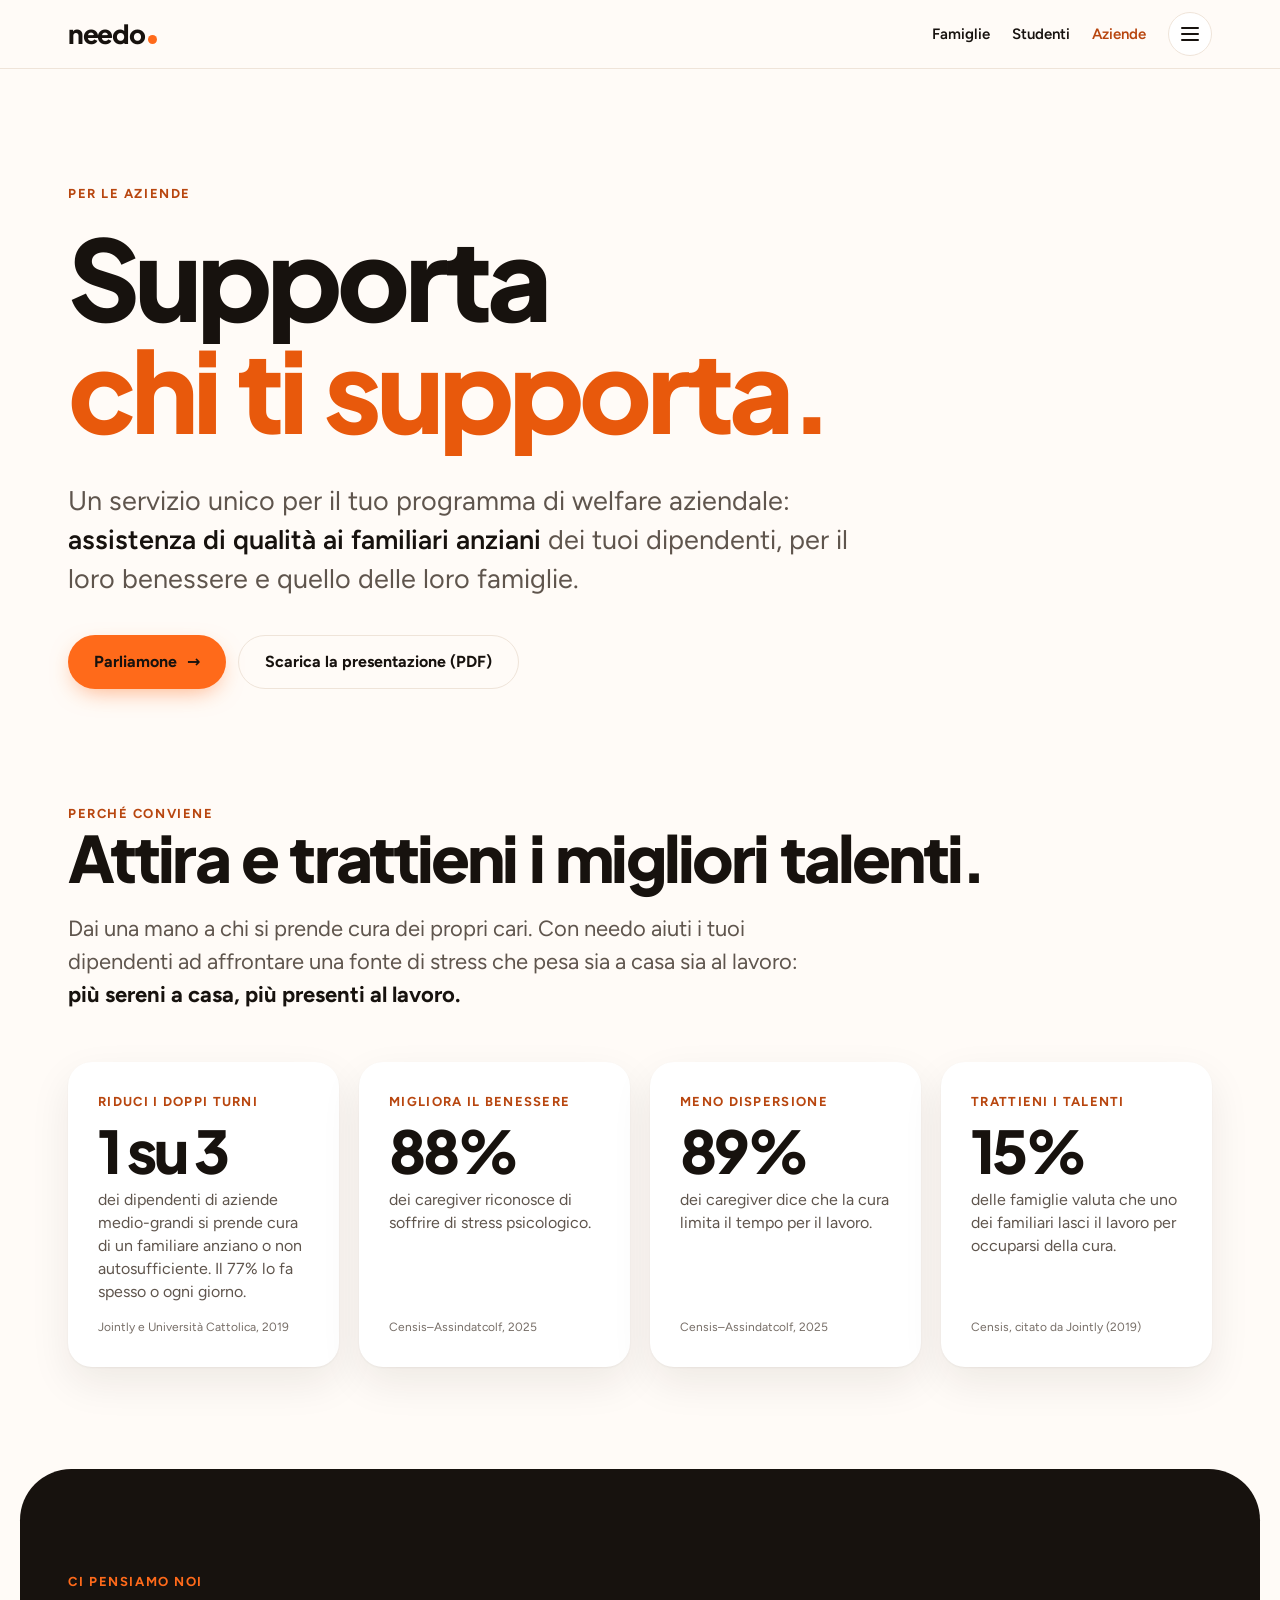
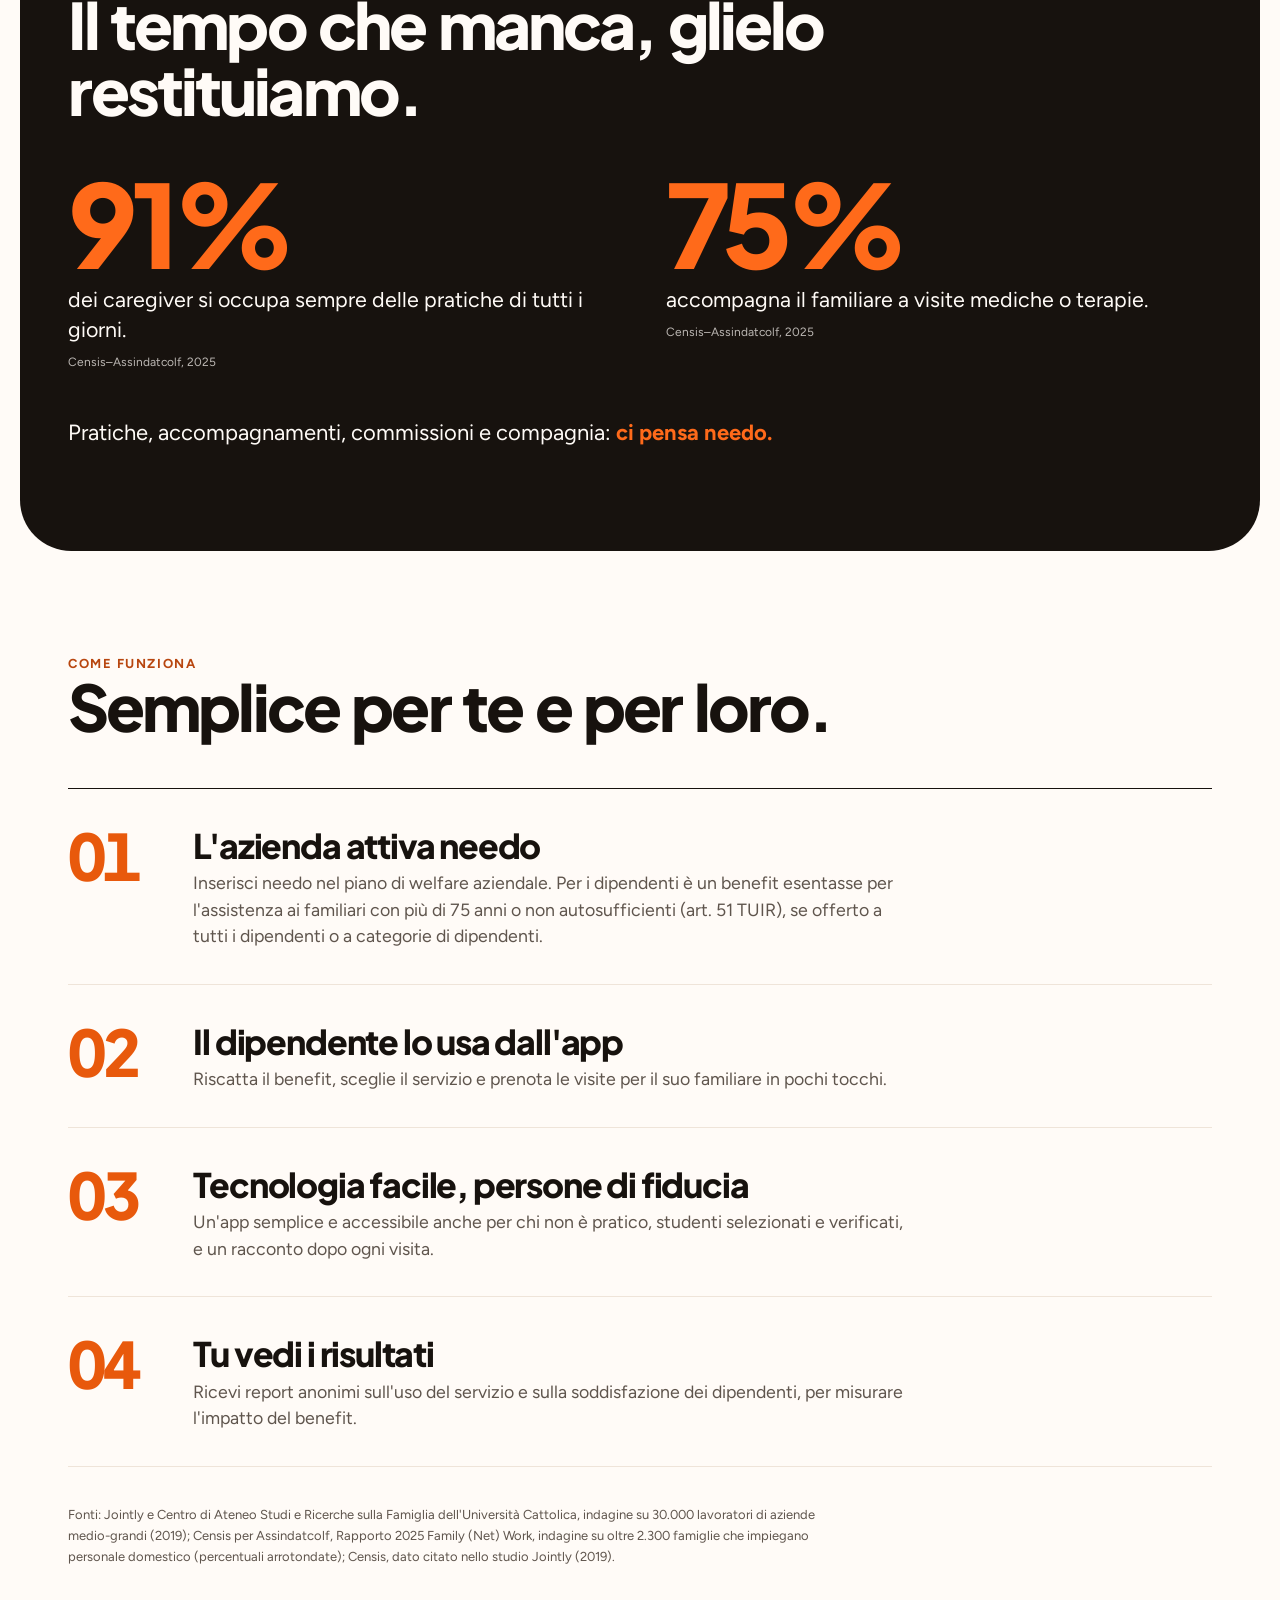
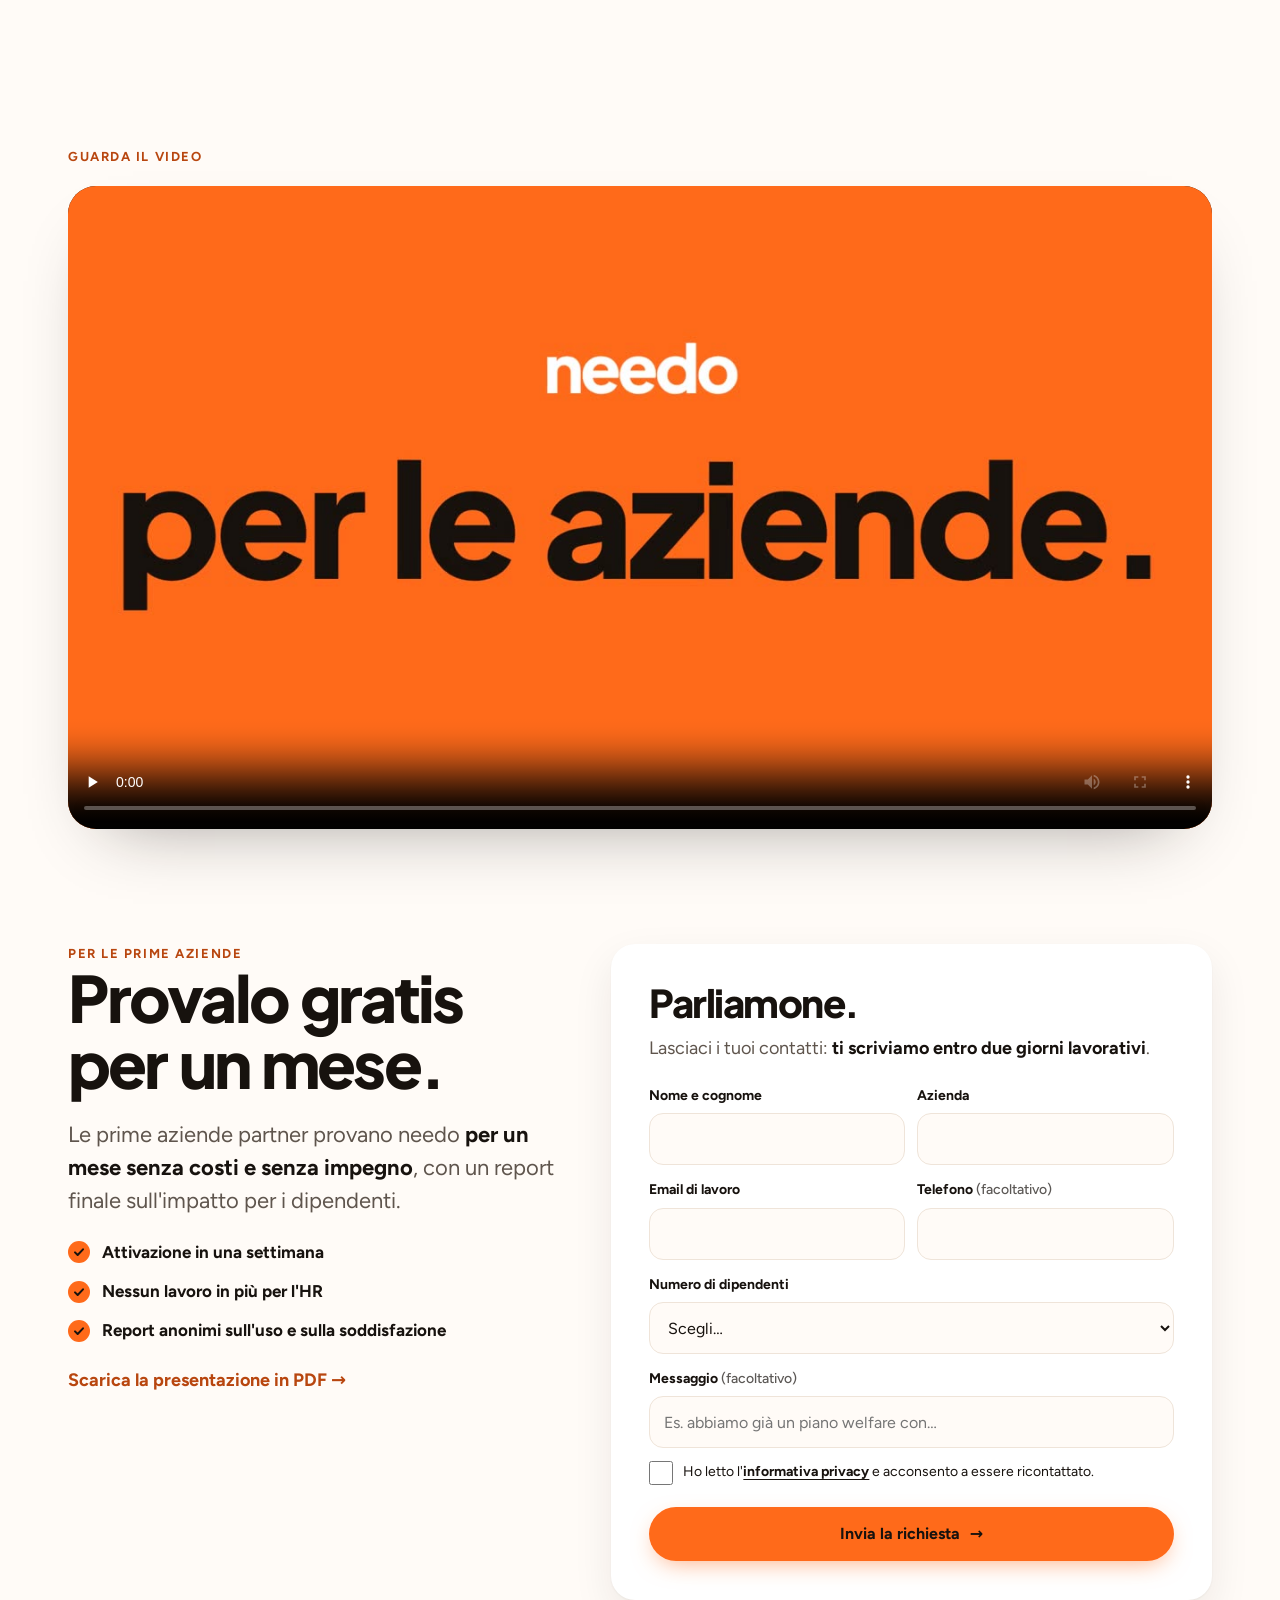
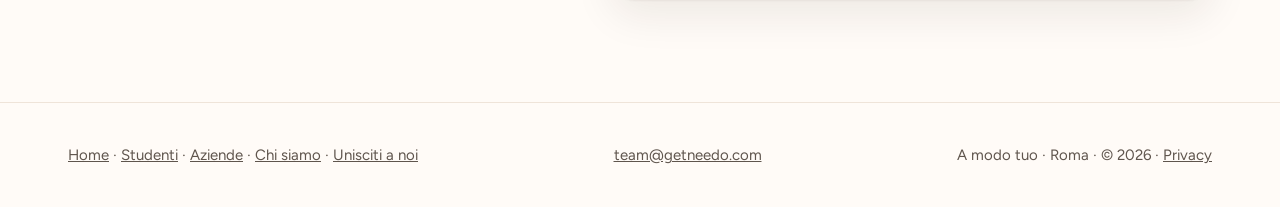
<file: aziende.html>
<!doctype html>
<html lang="it">
<head>
<meta charset="utf-8">
<meta http-equiv="Content-Security-Policy" content="default-src 'self'; script-src 'sha256-/x7W7R75k8Roq0WaVRQX9blP4OufE5xbAdzklGxsgpw=' 'sha256-Hor+XzWpdlk9vMxfJhVxDC2yf2phGbStUA7RZGxBn90=' https://static.cloudflareinsights.com; style-src 'self' 'unsafe-inline'; font-src 'self'; img-src 'self' data:; connect-src 'self' https://cloudflareinsights.com https://script.google.com https://script.googleusercontent.com https://dns.google; form-action 'none'; base-uri 'none'; object-src 'none'; upgrade-insecure-requests">
<meta name="referrer" content="no-referrer">
<meta name="viewport" content="width=device-width, initial-scale=1, viewport-fit=cover">
<title>needo per le aziende · Welfare per chi assiste un genitore</title>
<meta name="description" content="Welfare aziendale con needo: assistenza di fiducia ai familiari anziani dei tuoi dipendenti. Meno stress, più tempo, più talenti che restano.">
<meta name="theme-color" content="#FFFBF7" media="(prefers-color-scheme: light)">
<meta name="theme-color" content="#121010" media="(prefers-color-scheme: dark)">
<link rel="icon" type="image/svg+xml" href="/favicon.svg">
<link rel="icon" type="image/png" sizes="32x32" href="/favicon-32.png">
<link rel="apple-touch-icon" href="/apple-touch-icon.png">
<link rel="canonical" href="https://getneedo.com/aziende">
<meta property="og:type" content="website">
<meta property="og:url" content="https://getneedo.com/aziende">
<meta property="og:title" content="needo per le aziende · Welfare per chi assiste un genitore">
<meta property="og:description" content="Welfare aziendale con needo: assistenza di fiducia ai familiari anziani dei tuoi dipendenti. Meno stress, più tempo, più talenti che restano.">
<meta property="og:image" content="https://getneedo.com/og-image.png">
<meta property="og:locale" content="it_IT">
<script>document.documentElement.classList.add('js');</script>
<link rel="preload" href="/fonts/jakarta-800.woff2" as="font" type="font/woff2" crossorigin>
<link rel="preload" href="/fonts/figtree-400.woff2" as="font" type="font/woff2" crossorigin>
<link rel="stylesheet" href="/fonts/fonts.css">
<style>
:root{
  --bg:#FFFBF7; --surface:#FFFFFF; --soft:#FFF0E5; --ink:#17120E; --muted:#5F554D; --line:#EFE4D9;
  --brand:#FF6A1A; --on-brand:#17120E; --brand-text:#B8460F; --brand-big:#E8590C;
  --why-bg:#FF6A1A; --why-ink:#17120E; --err:#B42318;
  --btn2-bg:#17120E; --btn2-ink:#FFFBF7; --err-dark:#FFB4A6;
  --shadow:0 1px 2px rgba(40,20,10,.05),0 16px 40px rgba(40,20,10,.08);
  --head:'Plus Jakarta Sans',system-ui,sans-serif; --body:'Figtree',system-ui,sans-serif;
  color-scheme:light;
}
@media (prefers-color-scheme: dark){
  :root:not([data-theme="light"]){
    --bg:#121010; --surface:#1D1916; --soft:#26201B; --ink:#F7F1EA; --muted:#B8ADA3; --line:#332B25;
    --brand:#FF7A33; --on-brand:#17120E; --brand-text:#FF8A4C; --brand-big:#FF7A33;
    --why-bg:#FF7A33; --why-ink:#17120E; --err:#FF9B8A;
    --btn2-bg:#F7F1EA; --btn2-ink:#121010; --err-dark:#B42318;
    --shadow:0 1px 2px rgba(0,0,0,.4),0 16px 40px rgba(0,0,0,.4);
    color-scheme:dark;
  }
}
:root[data-theme="dark"]{
  --bg:#121010; --surface:#1D1916; --soft:#26201B; --ink:#F7F1EA; --muted:#B8ADA3; --line:#332B25;
  --brand:#FF7A33; --on-brand:#17120E; --brand-text:#FF8A4C; --brand-big:#FF7A33;
  --why-bg:#FF7A33; --why-ink:#17120E; --err:#FF9B8A;
  --btn2-bg:#F7F1EA; --btn2-ink:#121010; --err-dark:#B42318;
  --shadow:0 1px 2px rgba(0,0,0,.4),0 16px 40px rgba(0,0,0,.4);
  color-scheme:dark;
}
*{box-sizing:border-box}
html{scroll-behavior:smooth;scroll-padding-top:84px}
body{margin:0;background:var(--bg);color:var(--ink);font-family:var(--body);font-size:clamp(16px,.95rem + .25vw,18px);line-height:1.6;-webkit-font-smoothing:antialiased}
.wrap{width:100%;max-width:1240px;margin:0 auto;padding-left:clamp(20px,4vw,48px);padding-right:clamp(20px,4vw,48px)}
h1,h2,h3,h4{margin:0;font-family:var(--head);font-weight:800;letter-spacing:-.035em;line-height:1.02}
p{margin:0}
a{color:var(--brand-text)}
.eyebrow{font-size:13px;font-weight:700;letter-spacing:.12em;text-transform:uppercase;color:var(--brand-text)}

.btn{display:inline-flex;align-items:center;justify-content:center;gap:10px;min-height:54px;padding:0 26px;border-radius:999px;font-family:var(--body);font-weight:700;font-size:16px;line-height:1;text-decoration:none;border:0;cursor:pointer;transition:transform .18s cubic-bezier(.2,.8,.2,1),box-shadow .18s}
.btn:hover{transform:translateY(-2px)}
.btn:focus-visible,.theme-btn:focus-visible,.field input:focus-visible,.field select:focus-visible{outline:3px solid var(--brand);outline-offset:2px}
.btn-primary{background:var(--brand);color:var(--on-brand);box-shadow:0 8px 24px -8px rgba(255,106,26,.6)}
.btn-dark{background:var(--btn2-bg);color:var(--btn2-ink)}
.btn-ghost{background:transparent;color:var(--ink);border:1.5px solid var(--line)}
.btn .arr{transition:transform .18s}
.btn:hover .arr{transform:translateX(3px)}
.btn[disabled]{opacity:.6;cursor:wait;transform:none}

/* nav */
header{position:sticky;top:0;z-index:20;background:color-mix(in srgb,var(--bg) 86%,transparent);backdrop-filter:saturate(1.4) blur(12px);-webkit-backdrop-filter:saturate(1.4) blur(12px);border-bottom:1px solid var(--line)}
.nav{display:flex;align-items:center;justify-content:space-between;height:68px;gap:16px}
.logo{display:flex;align-items:baseline;gap:2px;text-decoration:none;color:var(--ink);font-family:var(--head);font-weight:800;font-size:26px;letter-spacing:-.05em}
.logo i{width:9px;height:9px;border-radius:50%;background:var(--brand);display:inline-block;margin-left:1px}
.links{display:flex;gap:22px;align-items:center}
.links a{color:var(--ink);text-decoration:none;font-weight:600;font-size:15px}
.links a:hover{color:var(--brand-text)}
.links .btn{min-height:44px;padding:0 20px;font-size:15px;color:var(--on-brand)}
@media (max-width:860px){.links .hide-sm{display:none}}
.theme-btn{width:44px;height:44px;flex:none;border-radius:50%;border:1.5px solid var(--line);background:var(--surface);color:var(--ink);display:flex;align-items:center;justify-content:center;cursor:pointer;padding:0}
.theme-btn:hover{border-color:var(--brand)}
.theme-btn svg{width:20px;height:20px;fill:none;stroke:currentColor;stroke-width:1.8;stroke-linecap:round;stroke-linejoin:round}
.theme-btn .sun{display:none}
.is-dark .theme-btn .sun{display:block}
.is-dark .theme-btn .moon{display:none}

/* hero */
.hero{display:grid;grid-template-columns:minmax(0,1.3fr) minmax(0,.7fr);gap:clamp(32px,5vw,72px);align-items:center;padding-top:clamp(40px,7vw,96px);padding-bottom:clamp(56px,8vw,112px)}
@media (max-width:900px){.hero{grid-template-columns:minmax(0,1fr)}}
.hero h1{font-size:clamp(46px,6.6vw,112px);line-height:.94;letter-spacing:-.05em}
@media (max-width:900px){.hero h1{font-size:clamp(46px,13vw,96px)}}
.hero h1 .o{color:var(--brand-big)}
.hero h1{letter-spacing:-.04em!important;word-spacing:.06em}
.hero h1 .p{margin-left:-.07em}
@media (prefers-color-scheme: dark){:root:not([data-theme="light"]) .fact b{color:#C84C12}}
:root[data-theme="dark"] .fact b{color:#C84C12}
@media (prefers-color-scheme: dark){:root:not([data-theme="light"]) .price-main b{color:#C84C12}}
:root[data-theme="dark"] .price-main b{color:#C84C12}
.why blockquote,.head h2,.join-head h2{word-spacing:.05em}
.hero h1 .ln{display:block;overflow:hidden;padding-bottom:.08em;margin-bottom:-.08em}
.hero h1 .ln>span{display:inline-block;transform:translateY(110%);animation:lineUp 1s cubic-bezier(.16,1,.3,1) forwards}
.hero h1 .ln:nth-child(2)>span{animation-delay:.12s}
.hero h1 .ln:nth-child(3)>span{animation-delay:.24s}
@keyframes lineUp{to{transform:none}}
::selection{background:var(--brand);color:var(--on-brand)}
.story{transition:transform .5s cubic-bezier(.16,1,.3,1);will-change:transform}
.why{margin:0 clamp(8px,1.6vw,24px);border-radius:clamp(28px,4vw,56px)}
.bigmark{font-family:var(--head);font-weight:800;font-size:clamp(96px,25vw,380px);letter-spacing:-.075em;line-height:.78;color:var(--ink);white-space:nowrap;padding:clamp(24px,4vw,56px) 0 clamp(20px,3vw,40px);user-select:none}
.bigmark i{display:inline-block;width:.16em;height:.16em;border-radius:50%;background:var(--brand);margin-left:.02em}
.btn-primary:hover{box-shadow:0 14px 34px -10px rgba(255,106,26,.75)}
@media (prefers-reduced-motion: reduce){.hero h1 .ln>span{animation:none;transform:none}.story{transition:none}}
.lead{font-size:clamp(18px,1rem + .5vw,22px);color:var(--muted);max-width:32em;margin-top:clamp(20px,3vw,32px);line-height:1.5}
.ctas{display:flex;flex-wrap:wrap;gap:12px;margin-top:32px}
.note{display:inline-flex;align-items:center;gap:10px;margin-top:22px;font-size:15px;font-weight:600;color:var(--ink)}
.note i{width:8px;height:8px;border-radius:50%;background:var(--brand);box-shadow:0 0 0 0 rgba(255,106,26,.6);animation:pulse 2s infinite}
@keyframes pulse{0%{box-shadow:0 0 0 0 rgba(255,106,26,.55)}70%{box-shadow:0 0 0 10px rgba(255,106,26,0)}100%{box-shadow:0 0 0 0 rgba(255,106,26,0)}}

.stage{position:relative;padding:30px 0}
.stage::before{content:"";position:absolute;inset:0 0 0 28px;border-radius:44px;background:var(--brand);opacity:.14}
.stage::after{content:"";position:absolute;width:110px;height:110px;right:-6px;top:-18px;border-radius:50%;background:var(--brand)}
.card{background:var(--surface);border-radius:24px;box-shadow:var(--shadow);padding:22px}
.stack{position:relative;z-index:1;display:flex;flex-direction:column;gap:14px;padding-right:22px}
.ping{align-self:flex-start;display:flex;align-items:center;gap:10px;padding:12px 18px;border-radius:999px;font-size:14px;font-weight:700}
.ping i{width:10px;height:10px;border-radius:50%;background:#1F9D55;display:block}
.ping small{color:var(--muted);font-weight:500;font-size:14px}
.story{margin-left:28px}
.who{display:flex;align-items:center;gap:12px;margin-bottom:12px}
.avatar{width:44px;height:44px;border-radius:50%;display:flex;align-items:center;justify-content:center;font-weight:800;color:var(--on-brand);background:var(--brand);flex:none;font-family:var(--head)}
.who b{display:block;font-size:15px;line-height:1.3}
.who small{display:block;color:var(--muted);font-size:13px}
.quote{font-size:clamp(16px,1rem + .2vw,18px);line-height:1.55}
.tags{display:flex;flex-wrap:wrap;gap:6px;margin-top:14px}
.tag{background:var(--soft);border-radius:999px;padding:5px 12px;font-size:13px;font-weight:600}
.mini{align-self:flex-end;padding:16px 20px;min-width:210px}
.mini small{display:block;color:var(--muted);font-size:13px}
.mini b{display:block;font-family:var(--head);font-size:22px;letter-spacing:-.02em;margin:2px 0}

/* marquee */
.marquee{border-top:1px solid var(--line);border-bottom:1px solid var(--line);overflow:hidden;padding:18px 0;background:var(--surface)}
.track{display:flex;gap:40px;width:max-content;animation:slide 28s linear infinite}
.track span{font-family:var(--head);font-weight:800;font-size:clamp(22px,3vw,34px);letter-spacing:-.03em;white-space:nowrap;display:flex;align-items:center;gap:40px}
.track span::after{content:"";width:12px;height:12px;border-radius:50%;background:var(--brand);display:block}
@keyframes slide{to{transform:translateX(-50%)}}

/* sections */
section{padding:clamp(64px,10vw,128px) 0}
.why{background:var(--why-bg);color:var(--why-ink)}
.why .eyebrow{color:var(--why-ink);opacity:.75}
.why blockquote{margin:22px 0 0;font-family:var(--head);font-weight:800;font-size:clamp(34px,5.6vw,80px);line-height:1.02;letter-spacing:-.045em;max-width:15em}
.head{margin-bottom:clamp(32px,5vw,64px)}
.head h2{font-size:clamp(34px,5.4vw,72px);margin-top:14px;max-width:14em}

.steps{display:grid;grid-template-columns:repeat(3,minmax(0,1fr));gap:clamp(14px,2vw,24px)}
@media (max-width:900px){.steps{grid-template-columns:minmax(0,1fr)}}
.step{border-top:2px solid var(--ink);padding-top:22px}
.step .num{font-family:var(--head);font-weight:800;font-size:clamp(44px,5vw,64px);letter-spacing:-.05em;color:var(--brand-big);line-height:1}
.step h3{font-size:clamp(22px,1.2rem + .6vw,28px);margin-top:18px;letter-spacing:-.03em;line-height:1.1}
.step p{color:var(--muted);margin-top:10px}

.whatbg{background:var(--soft)}
.svcs{display:grid;grid-template-columns:repeat(4,minmax(0,1fr));gap:clamp(14px,1.6vw,20px)}
@media (max-width:1000px){.svcs{grid-template-columns:repeat(2,minmax(0,1fr))}}
@media (max-width:560px){.svcs{grid-template-columns:minmax(0,1fr)}}
.svc{padding:clamp(22px,2.4vw,30px);display:flex;flex-direction:column;gap:14px;transition:transform .2s cubic-bezier(.2,.8,.2,1)}
.svc:hover{transform:translateY(-4px)}
.ic{width:52px;height:52px;border-radius:16px;background:var(--brand);display:flex;align-items:center;justify-content:center;flex:none}
.ic svg{width:26px;height:26px;stroke:var(--on-brand);fill:none;stroke-width:1.9;stroke-linecap:round;stroke-linejoin:round}
.svc h3{font-size:clamp(20px,1.1rem + .4vw,24px);letter-spacing:-.03em;line-height:1.1}
.svc p{color:var(--muted);font-size:clamp(15px,.9rem + .15vw,16px)}
.facts{display:grid;grid-template-columns:repeat(2,minmax(0,1fr));gap:clamp(14px,1.6vw,20px);margin-top:clamp(14px,1.6vw,20px)}
@media (max-width:700px){.facts{grid-template-columns:minmax(0,1fr)}}
.fact{padding:clamp(24px,3vw,36px)}
.fact small{color:var(--muted);font-size:13px;font-weight:700;letter-spacing:.1em;text-transform:uppercase}
.fact b{display:block;font-family:var(--head);font-weight:800;font-size:clamp(40px,5vw,64px);letter-spacing:-.05em;line-height:1;margin-top:10px}
.fact p{color:var(--muted);margin-top:10px}
.offers{margin-top:clamp(28px,4vw,48px)}
.offers .grid{display:grid;grid-template-columns:repeat(3,minmax(0,1fr));gap:clamp(14px,1.6vw,20px);margin-top:14px}
@media (max-width:760px){.offers .grid{grid-template-columns:minmax(0,1fr)}}
.offer{padding:clamp(20px,2.4vw,28px)}
.offer h3{font-size:clamp(20px,1.6vw,24px)}
.offer p{color:var(--muted);margin-top:8px}
.offers .note{font-size:14px;color:var(--muted);margin-top:12px}
.faq{max-width:860px}
.faq details{border-top:1.5px solid var(--line);padding:18px 0}
.faq details:last-child{border-bottom:1.5px solid var(--line)}
.faq summary{cursor:pointer;list-style:none;font-family:var(--head);font-weight:800;font-size:clamp(19px,1.6vw,23px);letter-spacing:-.02em;display:flex;justify-content:space-between;gap:16px;align-items:center}
.faq summary::-webkit-details-marker{display:none}
.faq summary::after{content:"+";font-size:28px;line-height:1;color:var(--brand-text);flex:none;transition:transform .2s}
.faq details[open] summary::after{transform:rotate(45deg)}
.faq details p{color:var(--muted);margin-top:10px;max-width:46em}
.foot .contact a{color:var(--muted)}

/* forms */
.join{display:grid;grid-template-columns:repeat(2,minmax(0,1fr));gap:clamp(16px,2vw,24px)}
@media (max-width:900px){.join{grid-template-columns:minmax(0,1fr)}}
.form{padding:clamp(22px,3vw,40px)}
.form h3{font-size:clamp(28px,3vw,40px);letter-spacing:-.04em}
.form .intro{color:var(--muted);margin:12px 0 22px}
.form-dark{background:var(--btn2-bg);color:var(--btn2-ink)}
.form-dark .intro,.form-dark .field label{color:inherit}
.form-dark .intro{opacity:.8}
.field{display:flex;flex-direction:column;gap:6px;margin-bottom:14px;min-width:0}
.field label{font-size:14px;font-weight:700}
.field input,.field select{font-family:var(--body);font-size:16px;color:var(--ink);background:var(--bg);border:1.5px solid var(--line);border-radius:14px;min-height:52px;padding:0 14px;width:100%;scroll-margin-top:96px}
.field.invalid input{border-color:var(--err);border-width:2px}
.err{font-size:14px;line-height:1.4;color:var(--err);margin:0;font-weight:600}
.form-dark .err,.form-dark .fail{color:var(--err-dark)}
.err[hidden],.extra[hidden]{display:none}
.fix{font:inherit;font-weight:800;color:inherit;background:none;border:0;padding:0;margin-left:4px;cursor:pointer;text-decoration:underline;text-underline-offset:3px}
.row2{display:grid;grid-template-columns:repeat(2,minmax(0,1fr));gap:12px}
@media (max-width:480px){.row2{grid-template-columns:minmax(0,1fr)}}
.form .btn{width:100%;margin-top:6px}
.perks{display:flex;flex-direction:column;gap:10px;margin:0 0 22px;padding:0;list-style:none}
.perks li{display:flex;gap:10px;align-items:center;font-size:17px;font-weight:600}
.perks svg{flex:none;width:22px;height:22px;stroke:var(--brand);fill:none;stroke-width:2.4;stroke-linecap:round;stroke-linejoin:round}
.hint{font-size:13px;opacity:.75;margin-top:-6px;margin-bottom:14px}
.done{display:none;text-align:center;padding:28px 0 8px}
.done .ic{margin:0 auto 16px;width:64px;height:64px;border-radius:50%}
.done h4{font-size:28px;letter-spacing:-.03em}
.done p{margin-top:8px;opacity:.8}
.callback{margin-top:clamp(16px,2vw,24px);padding:clamp(22px,3vw,36px);display:grid;grid-template-columns:minmax(0,1fr) minmax(0,1.8fr);gap:clamp(16px,3vw,40px);align-items:start;background:var(--soft);box-shadow:none}
@media (max-width:900px){.callback{grid-template-columns:minmax(0,1fr)}}
.callback h3{font-size:clamp(24px,2.4vw,32px);letter-spacing:-.035em;line-height:1.1}
.callback .cb-text p{color:var(--muted);margin-top:10px}
.row3{display:grid;grid-template-columns:repeat(3,minmax(0,1fr));gap:12px}
@media (max-width:700px){.row3{grid-template-columns:minmax(0,1fr)}}
.callback .btn{width:auto;margin-top:6px}
@media (max-width:480px){.callback .btn{width:100%}}
.cb-done{font-size:18px;line-height:1.5;padding:8px 0}
.cb-done b{display:block;font-family:var(--head);font-size:22px;letter-spacing:-.02em;margin-bottom:4px}
.field select:invalid,.field input:invalid{box-shadow:none}

/* nav v4: Famiglie / Studenti / Aziende + menu */
.links{position:relative}
.menu-btn{width:44px;height:44px;border-radius:50%;border:1.5px solid var(--line);background:var(--surface);display:inline-flex;flex-direction:column;align-items:center;justify-content:center;gap:4px;cursor:pointer;padding:0}
.menu-btn span{display:block;width:18px;height:2px;border-radius:2px;background:var(--ink);transition:transform .25s ease,opacity .2s ease}
.menu-btn[aria-expanded="true"] span:nth-child(1){transform:translateY(6px) rotate(45deg)}
.menu-btn[aria-expanded="true"] span:nth-child(2){opacity:0}
.menu-btn[aria-expanded="true"] span:nth-child(3){transform:translateY(-6px) rotate(-45deg)}
.menu-btn:focus-visible{outline:3px solid var(--brand);outline-offset:2px}
.menu{position:absolute;right:0;top:calc(100% + 10px);min-width:220px;background:var(--surface);border:1px solid var(--line);border-radius:20px;box-shadow:0 18px 40px -18px rgba(23,18,14,.35);padding:8px;display:flex;flex-direction:column;z-index:30}
.menu[hidden]{display:none}
.menu a{padding:12px 14px;border-radius:12px;font-size:17px;font-weight:700;color:var(--ink);text-decoration:none}
.menu a:hover,.menu a:focus-visible{background:var(--soft);color:var(--brand-text);outline:none}
.menu .only-sm{display:none}
@media (max-width:860px){.menu .only-sm{display:block}}
.js .faq-more:not(.open){display:none}
.faq-more{margin-top:0}
.faq-toggle{display:none;margin:22px auto 0;align-items:center;gap:8px;font:inherit;font-weight:700;font-size:16px;color:var(--ink);background:var(--surface);border:1.5px solid var(--line);border-radius:999px;padding:10px 18px;cursor:pointer}
.js .faq-toggle{display:flex}
.faq-toggle:hover{border-color:var(--brand)}
.faq-toggle:focus-visible{outline:3px solid var(--brand);outline-offset:2px}
.faq-toggle svg{width:18px;height:18px;fill:none;stroke:currentColor;stroke-width:2.4;stroke-linecap:round;stroke-linejoin:round;transition:transform .25s ease}
.faq-toggle[aria-expanded="true"] svg{transform:rotate(180deg)}
.more{margin-top:clamp(28px,4vw,44px);padding:clamp(22px,3vw,32px);border-radius:24px;background:var(--soft)}
.more h3{font-size:clamp(22px,2vw,28px);letter-spacing:-.03em}
.more p{margin-top:8px;color:var(--muted);font-size:17px}
.more a{color:var(--brand-text);font-weight:700}

/* v5: hero più pulito, blocco prezzo unico */
.biz-link{display:inline-block;margin-top:18px;font-weight:700;font-size:16px;color:var(--brand-text);text-decoration:none}
.biz-link:hover{text-decoration:underline;text-underline-offset:4px}
.trust{list-style:none;padding:0;margin:clamp(22px,3vw,32px) 0 0;display:flex;flex-wrap:wrap;gap:10px 22px}
.trust li{display:flex;align-items:center;gap:8px;font-size:15px;font-weight:600;color:var(--muted)}
.trust svg{width:18px;height:18px;flex:none;fill:none;stroke:var(--brand);stroke-width:2.6;stroke-linecap:round;stroke-linejoin:round}
.price{margin-top:clamp(40px,6vw,72px);display:grid;grid-template-columns:minmax(0,1fr) minmax(0,1.25fr);border-radius:clamp(24px,3vw,36px);overflow:hidden;background:var(--btn2-bg);color:var(--btn2-ink)}
@media (max-width:820px){.price{grid-template-columns:minmax(0,1fr)}}
.price .lab{display:block;font-size:13px;font-weight:700;letter-spacing:.12em;text-transform:uppercase;opacity:.7}
.price-main{padding:clamp(28px,4vw,52px)}
.price-main b{display:block;font-family:var(--head);font-weight:800;font-size:clamp(52px,6.4vw,92px);line-height:.95;letter-spacing:-.055em;color:var(--brand);margin-top:12px;white-space:nowrap}
.price-main b small{font-size:.38em;letter-spacing:-.02em;margin-left:4px;opacity:.9}
.price-main p{margin-top:12px;font-size:17px;opacity:.8}
.price-main .where{display:flex;align-items:center;gap:10px;margin-top:22px;font-weight:700;opacity:1}
.price-main .dot{width:10px;height:10px;border-radius:50%;background:var(--brand);box-shadow:0 0 0 6px color-mix(in srgb,var(--brand) 25%,transparent)}
.price-offers{padding:clamp(28px,4vw,52px);background:color-mix(in srgb,var(--btn2-ink) 6%,transparent);border-left:1px solid color-mix(in srgb,var(--btn2-ink) 12%,transparent)}
@media (max-width:820px){.price-offers{border-left:0;border-top:1px solid color-mix(in srgb,var(--btn2-ink) 12%,transparent)}}
.price-offers ul{list-style:none;padding:0;margin:18px 0 0;display:flex;flex-direction:column;gap:18px}
.price-offers li{display:flex;gap:14px;align-items:flex-start}
.price-offers li svg{flex:none;width:26px;height:26px;padding:4px;border-radius:50%;background:var(--brand);fill:none;stroke:var(--on-brand);stroke-width:3;stroke-linecap:round;stroke-linejoin:round;margin-top:2px}
.price-offers li b{display:block;font-family:var(--head);font-weight:800;font-size:clamp(19px,1.1rem + .4vw,24px);letter-spacing:-.025em;line-height:1.15}
.price-offers li span{display:block;opacity:.75;font-size:16px;margin-top:3px}

/* v6 */
.trust li{white-space:nowrap}
.join{grid-template-columns:minmax(0,1.15fr) minmax(0,.85fr)!important;align-items:start}
@media (max-width:900px){.join{grid-template-columns:minmax(0,1fr)!important}}
.side{display:flex;flex-direction:column;gap:clamp(14px,1.6vw,20px)}
.side .callback{margin-top:0;grid-template-columns:minmax(0,1fr)!important;gap:16px}
.side .callback .row3{grid-template-columns:minmax(0,1fr)}
.side .callback .btn{width:100%}
.side-stud{padding:clamp(22px,3vw,32px);background:var(--btn2-bg);color:var(--btn2-ink);display:flex;flex-direction:column;gap:10px;align-items:flex-start}
.side-stud h3{font-size:clamp(24px,2.4vw,30px);letter-spacing:-.035em}
.side-stud p{opacity:.8;font-size:16px}
.side-stud .btn{color:inherit;border-color:color-mix(in srgb,currentColor 30%,transparent);margin-top:4px}
.price-main b{font-size:clamp(40px,10.5vw,92px);white-space:normal}
.price-main b small{white-space:nowrap}
.price-offers li b{font-size:clamp(18px,1rem + .5vw,23px)}
.price-offers li{align-items:center}
.sent form{display:none}
.sent .done{display:block}
.fail{color:var(--err);font-weight:600;font-size:14px;margin-top:10px;line-height:1.45}
.fail a{color:inherit;font-weight:800}
.hp{position:absolute!important;left:-9999px;width:1px;height:1px;overflow:hidden}
.field .opt{font-weight:500;opacity:.7}
.done .to{font-weight:800;word-break:break-all}
.done .tip{font-size:14px;margin-top:12px}
.done .acts{display:flex;flex-wrap:wrap;gap:10px;justify-content:center;margin-top:20px}
.done .acts .btn{width:auto;min-height:46px;padding:0 20px;font-size:15px;margin:0}
.form-dark .btn-ghost{color:inherit;border-color:color-mix(in srgb,currentColor 30%,transparent)}
.done .note{font-size:14px;font-weight:600;margin-top:14px;min-height:1.4em}
.btn[disabled]{opacity:.6;cursor:default;transform:none}
dialog.verify{width:min(480px,calc(100% - 32px));border:0;border-radius:24px;padding:36px 28px 30px;background:var(--surface);color:var(--ink);box-shadow:0 30px 80px rgba(0,0,0,.35);text-align:center}
dialog.verify::backdrop{background:rgba(10,8,6,.55)}
dialog.verify .ic{margin:0 auto 16px;width:64px;height:64px;border-radius:50%;background:var(--brand);display:flex;align-items:center;justify-content:center}
dialog.verify .ic svg{width:30px;height:30px;stroke:var(--on-brand);fill:none;stroke-width:2.6;stroke-linecap:round;stroke-linejoin:round}
dialog.verify h2{font-size:28px;letter-spacing:-.03em}
dialog.verify p{color:var(--muted);margin-top:10px}
dialog.verify .btn{margin-top:22px}
.spin{width:30px;height:30px;border-radius:50%;border:3px solid color-mix(in srgb,var(--on-brand) 25%,transparent);border-top-color:var(--on-brand);animation:sp 0.9s linear infinite}
@keyframes sp{to{transform:rotate(360deg)}}

/* privacy */
.check{display:flex;gap:10px;align-items:flex-start;font-size:14px;line-height:1.45;margin:4px 0 16px}
.check input{width:20px;height:20px;flex:none;margin:1px 0 0;accent-color:var(--brand);cursor:pointer}
.check a,.linkbtn{color:inherit;font-weight:700;text-decoration:underline;text-underline-offset:3px}
.linkbtn{background:none;border:0;padding:0;font:inherit;cursor:pointer}
dialog.priv{width:min(720px,calc(100% - 32px));max-height:min(80vh,800px);border:0;border-radius:24px;padding:0;background:var(--surface);color:var(--ink);box-shadow:0 30px 80px rgba(0,0,0,.35)}
dialog.priv::backdrop{background:rgba(10,8,6,.55)}
.priv-in{padding:clamp(22px,4vw,40px);overflow:auto;max-height:min(80vh,800px)}
.priv h2{font-size:clamp(26px,3vw,34px);letter-spacing:-.03em;margin-bottom:6px}
.priv h3{font-size:17px;letter-spacing:-.01em;margin:22px 0 6px;font-family:var(--head)}
.priv p,.priv li{font-size:15px;color:var(--muted)}
.priv ul{padding-left:20px;margin:6px 0}
.priv .close{position:sticky;top:0;float:right;width:44px;height:44px;border-radius:50%;border:1.5px solid var(--line);background:var(--surface);color:var(--ink);font-size:22px;cursor:pointer;line-height:1}
.foot a,.foot .linkbtn{color:var(--muted)}

footer{padding:40px 0 calc(40px + env(safe-area-inset-bottom, 0px));border-top:1px solid var(--line)}
.foot{display:flex;flex-wrap:wrap;gap:12px;justify-content:space-between;align-items:center;color:var(--muted);font-size:15px}

/* ===== v2: bolder, Bending-Spoons-like ===== */
.progress{position:absolute;left:0;bottom:-1px;height:3px;width:100%;background:var(--brand);transform-origin:0 50%;transform:scaleX(0)}
header .nav{transition:height .25s ease}
header.scrolled .nav{height:58px}

.rot{margin-top:18px;font-family:var(--head);font-weight:800;font-size:clamp(20px,1.1rem + .9vw,30px);letter-spacing:-.03em;line-height:1.2}
.rot .w{display:inline-block;color:var(--brand-text);border-bottom:3px solid var(--brand);transition:opacity .25s ease,transform .25s ease}
.rot .w.out{opacity:0;transform:translateY(10px)}

@keyframes float{0%,100%{transform:translateY(0)}50%{transform:translateY(-8px)}}

.marquee{background:var(--btn2-bg);color:var(--btn2-ink);border:0;padding:26px 0}
.marquee .track span{font-size:clamp(28px,4.4vw,56px)}

.why{padding:clamp(80px,14vw,180px) 0}
.why blockquote{font-size:clamp(38px,6.4vw,96px);max-width:13.5em}
.why .why-sub{margin-top:clamp(20px,3vw,36px);font-size:clamp(20px,1.2rem + .7vw,30px);line-height:1.35;font-weight:600;max-width:26em;color:var(--why-ink)}
.why .wd{opacity:.22;transition:opacity .25s linear}
.why .wd.on{opacity:1}

@media (min-width:1000px){
  #come .wrap{display:grid;grid-template-columns:minmax(0,5fr) minmax(0,7fr);gap:clamp(40px,6vw,96px);align-items:start}
  #come .head{position:sticky;top:110px;margin:0}
  #come .steps{grid-template-columns:minmax(0,1fr);gap:0}
}
#come .step{display:grid;grid-template-columns:auto minmax(0,1fr);column-gap:clamp(18px,3vw,36px);padding:clamp(22px,3vw,36px) 0;border-top:1.5px solid var(--line)}
#come .step:last-child{border-bottom:1.5px solid var(--line)}
#come .step .num{grid-row:span 2;font-size:clamp(56px,7vw,104px)}
#come .step h3{margin-top:4px;font-size:clamp(24px,1.4rem + .9vw,36px)}

#servizi .svcs{grid-template-columns:minmax(0,1fr);gap:0}
#servizi .svc{flex-direction:row;align-items:center;gap:clamp(16px,3vw,40px);background:transparent;box-shadow:none;border-radius:0;border-top:1.5px solid var(--ink);padding:clamp(22px,3vw,34px) clamp(8px,1.5vw,20px);position:relative;transition:background .25s ease,color .25s ease,padding .25s ease}
#servizi .svc:last-child{border-bottom:1.5px solid var(--ink)}
#servizi .svc h3{font-size:clamp(24px,3.1vw,46px);letter-spacing:-.04em;min-width:0;line-height:1.05}
#servizi .svc{display:grid;grid-template-columns:52px minmax(0,1fr) minmax(0,24em);column-gap:clamp(16px,3vw,40px);align-items:center}
#servizi .svc p{margin:0;max-width:none;text-align:left;font-size:clamp(16px,.95rem + .2vw,18px);line-height:1.5;color:var(--muted)}
#servizi .svc:hover{transform:none}
@media (max-width:860px){
  #servizi .svc{grid-template-columns:52px minmax(0,1fr);row-gap:8px;align-items:start}
  #servizi .svc h3{padding-top:10px}
  #servizi .svc p{grid-column:2}
}

.facts{margin-top:clamp(40px,6vw,72px)}
.fact{background:var(--btn2-bg);color:var(--btn2-ink);box-shadow:none}
.fact small,.fact p{color:inherit;opacity:.72}
.fact b{font-size:clamp(36px,4.4vw,72px);color:var(--brand);white-space:nowrap;letter-spacing:-.04em}

.join-head{margin-bottom:clamp(32px,5vw,56px)}
.join-head h2{font-size:clamp(44px,8vw,120px);letter-spacing:-.055em;line-height:.95;margin-top:14px}
.join-head h2 span{color:var(--brand-big)}

@media (prefers-reduced-motion: reduce){
  .stack .card{animation:none}
  .why .wd{opacity:1}
  .rot .w{transition:none}
}

/* reveal */
.js .rv{opacity:0;transform:translateY(28px);transition:opacity .7s cubic-bezier(.2,.8,.2,1),transform .7s cubic-bezier(.2,.8,.2,1)}
.js .rv.in{opacity:1;transform:none}
.js .rv.d1{transition-delay:.08s}.js .rv.d2{transition-delay:.16s}.js .rv.d3{transition-delay:.24s}
@media (prefers-reduced-motion: reduce){
  .js .rv{opacity:1;transform:none;transition:none}
  .track,.note i{animation:none}
  .btn,.svc{transition:none}
}

/* v6 hero: card stack più ricco */
.stage{padding:44px 0 40px}
.stage::before{inset:0 0 0 28px;border-radius:44px;opacity:1;background:radial-gradient(120% 90% at 85% 0%,color-mix(in srgb,var(--brand) 32%,transparent) 0,transparent 60%),color-mix(in srgb,var(--brand) 10%,transparent)}
.stage::after{display:none}
.stack{gap:16px;padding-right:0;max-width:430px;margin-left:auto}
.stack .card{border:1px solid color-mix(in srgb,var(--ink) 7%,transparent)}
.ping,.next{display:flex;align-items:center;gap:12px;padding:14px 16px;border-radius:20px;width:max-content;max-width:100%}
.ping{margin-left:-10px;transform:rotate(-1.5deg)}
.next{margin-left:auto;margin-right:-10px;transform:rotate(1.5deg)}
.ping b,.next b{display:block;font-size:15px;line-height:1.25}
.ping small,.next small{display:block;color:var(--muted);font-size:13px}
.ping .dot{width:34px;height:34px;border-radius:50%;background:#1F9D55;display:grid;place-items:center;flex:none}
.ping .dot svg{width:18px;height:18px;fill:none;stroke:#fff;stroke-width:3;stroke-linecap:round;stroke-linejoin:round}
.ping .now{margin-left:8px;font-size:12px;color:var(--muted);align-self:flex-start}
.next .cal{width:40px;border-radius:10px;overflow:hidden;text-align:center;flex:none;background:var(--soft)}
.next .cal small{display:block;background:var(--brand);color:var(--on-brand);font-size:10px;font-weight:800;letter-spacing:.08em;padding:2px 0;margin:0}
.next .cal b{display:block;font-family:var(--head);font-size:17px;padding:3px 0 4px}
.story{margin-left:28px}
@media (max-width:900px){.stack{max-width:none;margin:0}.stage{margin:0 -4px}.ping{margin-left:12px}.next{margin-right:6px}}
@media (prefers-reduced-motion:no-preference){.ping{animation:pingIn .7s .5s cubic-bezier(.16,1,.3,1) both}.next{animation:pingIn .7s .8s cubic-bezier(.16,1,.3,1) both}}
@keyframes pingIn{from{opacity:0;translate:0 14px}to{opacity:1;translate:0 0}}


.sr-only{position:absolute!important;width:1px!important;height:1px!important;padding:0!important;margin:-1px!important;overflow:hidden!important;clip:rect(0,0,0,0)!important;white-space:nowrap!important;border:0!important}
/* v7 */
#come .step,.step{grid-template-columns:clamp(76px,9.4vw,140px) minmax(0,1fr)}
.step .num{font-variant-numeric:tabular-nums}
@media (max-width:640px){
  #come .step,.step{display:block}
  #come .step .num,.step .num{font-size:56px;margin-bottom:12px}
}
.price-main{container-type:inline-size}
.price-main b{white-space:nowrap!important;font-size:clamp(34px,var(--pfs,16cqi),92px)!important}
.price-main .where{margin-top:26px}
.price-offers ul{gap:0;margin-top:14px}
.price-offers li{padding:20px 0;border-top:1px solid color-mix(in srgb,var(--btn2-ink) 10%,transparent)}
.price-offers li:first-child{border-top:0}
.price-offers li:last-child{padding-bottom:0}
.price-offers li svg{width:30px;height:30px;padding:5px}
.price-main{position:relative;overflow:hidden}
.price-main::after{content:"";position:absolute;width:260px;height:260px;right:-90px;bottom:-110px;border-radius:50%;background:radial-gradient(circle,color-mix(in srgb,var(--brand) 38%,transparent),transparent 70%);pointer-events:none}
@media (prefers-reduced-motion:no-preference){.price-main::after{animation:glow 7s ease-in-out infinite alternate}}
@keyframes glow{from{transform:translate(0,0) scale(1)}to{transform:translate(-40px,-30px) scale(1.25)}}
/* nastro di servizi */
.marq{overflow:hidden;padding:clamp(18px,2.4vw,28px) 0;margin:0 0 clamp(18px,2.4vw,28px);-webkit-mask-image:linear-gradient(90deg,transparent,#000 8%,#000 92%,transparent);mask-image:linear-gradient(90deg,transparent,#000 8%,#000 92%,transparent)}
.marq-t{display:flex;gap:12px;width:max-content}
.marq span{flex:none;font-family:var(--head);font-weight:700;font-size:clamp(16px,1rem + .35vw,21px);letter-spacing:-.02em;padding:10px 20px;border-radius:999px;background:var(--surface);box-shadow:0 1px 0 color-mix(in srgb,var(--ink) 8%,transparent),0 6px 18px -10px color-mix(in srgb,var(--ink) 30%,transparent);border:1px solid color-mix(in srgb,var(--ink) 7%,transparent)}
.marq span:nth-child(3n+1){background:var(--brand);color:var(--on-brand);border-color:transparent}
@media (prefers-reduced-motion:no-preference){.marq-t{animation:marq 38s linear infinite}}
@keyframes marq{to{transform:translateX(calc(-50% - 6px))}}
/* micro-interazioni più fluide */
.card{transition:transform .35s cubic-bezier(.16,1,.3,1),box-shadow .35s cubic-bezier(.16,1,.3,1)}
@media (hover:hover) and (prefers-reduced-motion:no-preference){
  .svc:hover,.offer:hover,.card.side-stud:hover{transform:translateY(-6px)!important;box-shadow:0 24px 48px -24px color-mix(in srgb,var(--ink) 35%,transparent)}
  .btn{transition:transform .25s cubic-bezier(.16,1,.3,1),box-shadow .25s,background .25s}
  .btn:hover{transform:translateY(-2px)}
  .btn:active{transform:translateY(0) scale(.98)}
  details summary{transition:color .2s}
  details summary:hover{color:var(--brand-text)}
}
.check input{width:24px;height:24px;margin:-1px 0 0}
.foot a{white-space:nowrap}
.skip{position:absolute;left:12px;top:-60px;z-index:1000;background:var(--ink);color:var(--bg);padding:10px 16px;border-radius:10px;font-weight:700;text-decoration:none;transition:top .15s}
.skip:focus{top:12px}
.hero .lead{font-size:clamp(20px,1.05rem + .8vw,28px);line-height:1.45;max-width:30em}
.hero .lead b{color:var(--ink);font-weight:700}
.lead b,.intro b,details p b,.side p b,.stu-more b{color:var(--ink);font-weight:700}
.why-sub b{font-weight:800}
.form-dark .intro b{color:inherit;font-weight:700;filter:brightness(1.25)}
html{scroll-behavior:smooth}
@media (prefers-reduced-motion:reduce){html{scroll-behavior:auto}}
/* === scala tipografica unica per tutte le pagine === */
.page-hero h1,.stu-hero h1,.about-hero h1{font-size:clamp(40px,calc(8vw + 10px),112px);line-height:1;letter-spacing:-.045em}
.hero .lead,.stu-hero .lead,.about-lead,.page-hero .lead{font-size:clamp(20px,1.05rem + .8vw,28px);line-height:1.45;max-width:30em}
.head h2,.sec h2{font-size:clamp(34px,5vw,68px);line-height:1.02}
.sec .intro2,.head p.intro2{font-size:clamp(18px,1.1rem + .35vw,22px);line-height:1.5}
.step h3,.steps3 h3{font-size:clamp(24px,1.4rem + .9vw,36px);line-height:1.1}
.step p,.steps3 p,.svc p,.perk p,.value p{font-size:clamp(16px,.95rem + .2vw,18px);line-height:1.5}
.perk h3,.value h3{font-size:clamp(22px,2vw,28px);line-height:1.1}
.vidsec{padding:clamp(40px,6vw,88px) 0}.vidsec .vid{margin:0;border-radius:clamp(16px,2.4vw,28px);overflow:hidden;box-shadow:0 30px 70px -40px rgba(23,18,14,.45);background:#17120E}.vidsec video{display:block;width:100%;height:auto;aspect-ratio:16/9}.vidsec .eyebrow{margin-bottom:18px}
main{overflow-x:clip}
.about-hero{padding-top:clamp(56px,9vw,128px);padding-bottom:clamp(40px,6vw,80px)}
.about-hero h1{font-size:clamp(48px,9vw,128px);letter-spacing:-.055em;line-height:.93;margin-top:16px}
.about-hero h1 .ln{display:block;overflow:hidden;padding-bottom:.1em;margin-bottom:-.1em}
.about-hero h1 .ln>span{display:inline-block;transform:translateY(110%);animation:lineUp 1.1s cubic-bezier(.16,1,.3,1) forwards}
.about-hero h1 .ln:nth-child(2)>span{animation-delay:.14s;color:var(--brand-big)}
.about-lead{font-size:clamp(20px,1.25rem + .55vw,28px);line-height:1.45;color:var(--muted);max-width:28em;margin-top:clamp(24px,3vw,36px)}
.about-lead b{color:var(--ink);font-weight:600}

.statement{padding:clamp(48px,9vw,140px) 0}
.statement p{font-family:var(--head);font-weight:800;font-size:clamp(32px,5.2vw,76px);line-height:1.04;letter-spacing:-.045em;max-width:15em}
.statement .wd{opacity:.16;transition:opacity .35s ease}
.statement .wd.st{color:var(--brand-big)}
.statement .wd.on{opacity:1}

.turn{padding:clamp(24px,5vw,72px) 0 clamp(72px,11vw,160px);text-align:center}
.turn .turn-a{font-family:var(--head);font-weight:800;font-size:clamp(28px,3.6vw,52px);line-height:1.08;letter-spacing:-.04em;color:var(--muted)}
.turn .turn-b{font-family:var(--head);font-weight:800;font-size:clamp(40px,12.5vw,200px);line-height:.9;letter-spacing:-.065em;white-space:nowrap;color:var(--brand-big);margin-top:clamp(10px,1.6vw,20px)}
.turn .turn-b i{display:inline-block;width:.15em;height:.15em;border-radius:50%;background:var(--brand);margin-left:.02em}

.belief-panel{background:var(--why-bg);color:var(--why-ink);margin:0 clamp(8px,1.6vw,24px);border-radius:clamp(28px,4vw,56px);padding:clamp(72px,12vw,160px) 0}
.belief-panel .eyebrow{color:inherit;opacity:.75}
.belief-panel blockquote{margin:18px 0 0;font-family:var(--head);font-weight:800;font-size:clamp(34px,5.6vw,84px);line-height:1.02;letter-spacing:-.05em;max-width:14em}
.belief-panel .wd{opacity:.25;transition:opacity .35s ease}
.belief-panel .wd.on{opacity:1}

.team-sec{padding:clamp(16px,3vw,40px) 0 clamp(40px,6vw,80px)}
.team-sec .eyebrow{margin-bottom:clamp(24px,3vw,40px)}
.people{border-top:1.5px solid var(--ink)}
.person{display:grid;grid-template-columns:clamp(96px,10vw,140px) minmax(0,1fr) minmax(0,1.25fr);column-gap:clamp(18px,3.4vw,56px);align-items:center;padding:clamp(24px,3vw,40px) 0;border-bottom:1.5px solid var(--line)}
.person .ph{width:100%;aspect-ratio:1;border-radius:clamp(20px,2.4vw,32px);object-fit:cover;display:flex;align-items:center;justify-content:center;font-family:var(--head);font-weight:800;font-size:clamp(30px,3.4vw,46px);letter-spacing:-.04em;transition:transform .5s cubic-bezier(.16,1,.3,1)}
img.ph{height:auto;display:block}
.person:hover .ph{transform:scale(1.04) rotate(-2deg)}
.person .av0{background:var(--brand);color:var(--on-brand)}
.person .av1{background:#0F4C5C;color:#FFFBF7}
.person h3{font-size:clamp(24px,2.4vw,36px);letter-spacing:-.04em;line-height:1.05}
.person .role{margin-top:6px;font-size:14px;font-weight:700;letter-spacing:.08em;text-transform:uppercase;color:var(--brand-text)}
.person .bio{color:var(--muted);font-size:clamp(16px,.95rem + .2vw,18px);line-height:1.55;margin:0}
.person .links{display:flex;flex-wrap:wrap;gap:8px;margin-top:14px}
.person .links a{display:inline-flex;align-items:center;gap:6px;font-weight:700;font-size:14px;color:var(--ink);text-decoration:none;border:1.5px solid var(--line);border-radius:999px;padding:7px 12px;transition:border-color .2s ease,background .2s ease}
.person .links a:hover{border-color:var(--brand);background:var(--soft)}
.person .links svg{width:16px;height:16px;fill:none;stroke:currentColor;stroke-width:2;stroke-linecap:round;stroke-linejoin:round}
@media (max-width:760px){
  .person{grid-template-columns:84px minmax(0,1fr);row-gap:16px}
  .person .bio{grid-column:1 / -1}
  .person .bio:empty{display:none}
}

.cta{text-align:center;padding:clamp(56px,9vw,128px) 0 clamp(72px,10vw,140px)}
.cta h2{font-size:clamp(52px,9vw,128px);letter-spacing:-.06em;line-height:.92}
.cta .btn-primary{margin-top:clamp(28px,3.4vw,40px);font-size:clamp(17px,1rem + .3vw,20px);padding:18px 30px}
.cta .sub{display:block;margin-top:20px;font-weight:700;color:var(--ink);text-decoration:none}
.cta .sub span{color:var(--brand-text)}
.cta .sub:hover{text-decoration:underline;text-underline-offset:4px}
.cta .mail{margin-top:28px;color:var(--muted);font-size:15px}

.js .rv{opacity:0;transform:translateY(28px);filter:blur(10px);transition:opacity .9s cubic-bezier(.2,.8,.2,1),transform .9s cubic-bezier(.2,.8,.2,1),filter .9s cubic-bezier(.2,.8,.2,1)}
.js .rv.in{opacity:1;transform:none;filter:none}
.js .rv.d1{transition-delay:.12s}.js .rv.d2{transition-delay:.24s}.js .rv.d3{transition-delay:.36s}
.js .turn-b.rv{transform:translateY(40px) scale(.94)}
.js .turn-b.rv.in{transform:none}
@media (prefers-reduced-motion: reduce){
  .about-hero h1 .ln>span{animation:none;transform:none}
  .js .rv{opacity:1;transform:none;filter:none;transition:none}
  .statement .wd,.belief-panel .wd{opacity:1;transition:none}
  .person .ph{transition:none}
}

.links a.cur{color:var(--brand-text)}
/* "Non tutti... Con needo, sì." – stessa misura, allineato, niente punto finto */
.turn{background:var(--why-bg);color:var(--why-ink);margin:0 clamp(8px,1.6vw,24px) clamp(56px,8vw,112px);border-radius:clamp(28px,4vw,56px);padding:clamp(64px,10vw,140px) 0;text-align:left;position:relative;overflow:hidden}
.turn::after{content:"";position:absolute;right:-8vw;bottom:-10vw;width:34vw;height:34vw;max-width:420px;max-height:420px;border-radius:50%;background:color-mix(in srgb,#FFFBF7 16%,transparent);pointer-events:none}
.turn .wrap{position:relative;z-index:1}
.turn .turn-a,.turn .turn-b{font-family:var(--head);font-weight:800;font-size:clamp(36px,6vw,88px);line-height:1.02;letter-spacing:-.05em;max-width:14em;white-space:normal;margin:0}
.turn .turn-a{color:var(--why-ink)}
.turn .turn-b{color:#FFFBF7;margin-top:.12em}
.js .turn-b.rv{transform:translateY(28px)}
.page-hero{padding-top:clamp(56px,9vw,128px);padding-bottom:clamp(40px,6vw,80px)}
.page-hero h1{font-size:clamp(40px,8.4vw,120px);letter-spacing:-.05em;line-height:1;margin-top:16px}
.page-hero h1 .ln>span{line-height:1}
.page-hero h1 .ln{display:block;overflow:hidden;padding-bottom:.1em;margin-bottom:-.1em}
.page-hero h1 .ln>span{display:inline-block;transform:translateY(110%);animation:lineUp 1.1s cubic-bezier(.16,1,.3,1) forwards}
.page-hero h1 .ln:nth-child(2)>span{animation-delay:.14s;color:var(--brand-big)}
.page-hero .about-lead{max-width:30em}
.page-hero .ctas{display:flex;flex-wrap:wrap;gap:12px;margin-top:clamp(24px,3vw,36px)}
.sec{padding:clamp(56px,8vw,112px) 0}
.sec h2{font-size:clamp(34px,4.6vw,64px);letter-spacing:-.045em;line-height:1.02;max-width:15em}
.sec .intro2{font-size:clamp(18px,1.1rem + .35vw,22px);line-height:1.5;color:var(--muted);max-width:34em;margin-top:clamp(14px,2vw,22px)}
.stats{display:grid;grid-template-columns:repeat(4,minmax(0,1fr));gap:clamp(14px,1.6vw,20px);margin-top:clamp(32px,4vw,56px)}
@media (max-width:1060px){.stats{grid-template-columns:repeat(2,minmax(0,1fr))}}
@media (max-width:560px){.stats{grid-template-columns:minmax(0,1fr)}}
.stat{padding:clamp(22px,2.4vw,30px);display:flex;flex-direction:column;gap:8px}
.stat .lab{font-size:13px;font-weight:700;letter-spacing:.1em;text-transform:uppercase;color:var(--brand-text)}
.stat b{font-family:var(--head);font-weight:800;font-size:clamp(44px,4.6vw,68px);line-height:1;letter-spacing:-.05em}
.stat p{color:var(--muted);font-size:16px;line-height:1.45;margin:0}
.stat .src{font-size:12px;color:var(--muted);opacity:.85;margin-top:auto;padding-top:6px}
.dark{background:var(--btn2-bg);color:var(--btn2-ink);margin:0 clamp(8px,1.6vw,24px);border-radius:clamp(28px,4vw,56px)}
.dark .eyebrow{color:var(--brand)}
@media (prefers-color-scheme:dark){.dark .eyebrow,.dark .duo .big,.dark .intro2 b.hl{color:#B8460F}}
.hl{color:var(--brand)}
.dark .intro2{color:inherit;opacity:.78}
.sec .intro2 b{color:var(--ink);font-weight:700}
.dark .intro2 b{color:inherit}
.dark .intro2 .hl{color:var(--brand)}
.duo{display:grid;grid-template-columns:repeat(2,minmax(0,1fr));gap:clamp(24px,4vw,64px);margin-top:clamp(28px,4vw,48px)}
@media (max-width:760px){.duo{grid-template-columns:minmax(0,1fr)}}
.duo .big{font-family:var(--head);font-weight:800;font-size:clamp(64px,9vw,128px);line-height:.9;letter-spacing:-.06em;color:var(--brand)}
.duo p{font-size:clamp(18px,1.1rem + .3vw,22px);line-height:1.4;margin-top:10px}
.duo .src{font-size:12px;opacity:.7;margin-top:8px}
.steps3{margin-top:clamp(28px,4vw,48px);border-top:1.5px solid var(--ink)}
.steps3 .st{display:grid;grid-template-columns:clamp(60px,6.8vw,100px) minmax(0,1fr);column-gap:clamp(18px,3vw,40px);padding:clamp(22px,3vw,34px) 0;border-bottom:1.5px solid var(--line)}
.steps3 .num{font-variant-numeric:tabular-nums;font-family:var(--head);font-weight:800;font-size:clamp(44px,5vw,72px);letter-spacing:-.05em;color:var(--brand-big);line-height:1;grid-row:span 2}
.steps3 h3{font-size:clamp(22px,2.2vw,32px);letter-spacing:-.035em;margin-top:4px}
.steps3 p{color:var(--muted);font-size:clamp(16px,.95rem + .2vw,18px);line-height:1.5;margin-top:6px;max-width:40em}
.values{display:grid;grid-template-columns:repeat(4,minmax(0,1fr));gap:clamp(14px,1.6vw,20px);margin-top:clamp(28px,4vw,48px)}
@media (max-width:1000px){.values{grid-template-columns:repeat(2,minmax(0,1fr))}}
@media (max-width:520px){.values{grid-template-columns:minmax(0,1fr)}}
.value{padding:clamp(22px,2.4vw,30px);display:flex;flex-direction:column;gap:10px}
.value .num{font-family:var(--head);font-weight:800;font-size:15px;color:var(--brand-text)}
.value h3{font-size:clamp(22px,2vw,28px);letter-spacing:-.035em;line-height:1.1}
.value p{color:var(--muted);font-size:16px;line-height:1.5;margin:0}
.paths{display:grid;grid-template-columns:repeat(2,minmax(0,1fr));gap:clamp(14px,1.6vw,20px)}
@media (max-width:760px){.paths{grid-template-columns:minmax(0,1fr)}}
.path{padding:clamp(26px,3vw,40px);display:flex;flex-direction:column;gap:12px;align-items:flex-start}
.path h3{font-size:clamp(28px,3vw,40px);letter-spacing:-.04em}
.path p{color:var(--muted);font-size:17px;line-height:1.5;margin:0}
.path.alt{background:var(--btn2-bg);color:var(--btn2-ink)}
.path.alt p{color:inherit;opacity:.8}
.path .btn{margin-top:8px}
.sources{font-size:13px;color:var(--muted);line-height:1.6;margin-top:clamp(28px,3vw,40px);max-width:60em}
.sources a{color:inherit}
@media (prefers-reduced-motion: reduce){.page-hero h1 .ln>span{animation:none;transform:none}}
.biz-contact{display:grid;grid-template-columns:minmax(0,.9fr) minmax(0,1.1fr);gap:clamp(24px,4vw,64px);align-items:start}
@media (max-width:900px){.biz-contact{grid-template-columns:minmax(0,1fr)}}
.biz-list{list-style:none;padding:0;margin:22px 0 0;display:flex;flex-direction:column;gap:12px}
.biz-list li{display:flex;gap:12px;align-items:center;font-weight:700;font-size:17px}
.biz-list li::before{content:"";flex:none;width:22px;height:22px;border-radius:50%;background:var(--brand) url("data:image/svg+xml,%3Csvg xmlns='http://www.w3.org/2000/svg' viewBox='0 0 24 24'%3E%3Cpath d='M6 12.5l4 4L18 8' fill='none' stroke='%2317120E' stroke-width='3' stroke-linecap='round' stroke-linejoin='round'/%3E%3C/svg%3E") center/16px no-repeat}
.dl{font-weight:700;color:var(--brand-text);text-decoration:none}
.dl:hover{text-decoration:underline;text-underline-offset:4px}
.biz-done{font-size:18px;line-height:1.5;padding:8px 0}
.biz-done b{display:block;font-family:var(--head);font-size:22px;letter-spacing:-.02em;margin-bottom:4px}
.check a{color:inherit}
.page-hero h1,main h2{word-spacing:.05em}

/* === scala tipografica unica per tutte le pagine === */
.page-hero h1,.stu-hero h1,.about-hero h1{font-size:clamp(40px,calc(8vw + 10px),112px);line-height:1;letter-spacing:-.045em}
.hero .lead,.stu-hero .lead,.about-lead,.page-hero .lead{font-size:clamp(20px,1.05rem + .8vw,28px);line-height:1.45;max-width:30em}
.head h2,.sec h2{font-size:clamp(34px,5vw,68px);line-height:1.02}
.sec .intro2,.head p.intro2{font-size:clamp(18px,1.1rem + .35vw,22px);line-height:1.5}
.step h3,.steps3 h3{font-size:clamp(24px,1.4rem + .9vw,36px);line-height:1.1}
.step p,.steps3 p,.svc p,.perk p,.value p{font-size:clamp(16px,.95rem + .2vw,18px);line-height:1.5}
.perk h3,.value h3{font-size:clamp(22px,2vw,28px);line-height:1.1}
</style>
</head>
<body>
<noscript><p style="margin:0;padding:12px 20px;background:#17120E;color:#FFFBF7;font:600 15px/1.4 system-ui,sans-serif;text-align:center">Alcune funzioni del sito richiedono JavaScript. Puoi scriverci a <a href="mailto:team@getneedo.com" style="color:#FF8A4C">team@getneedo.com</a>.</p></noscript>
<a class="skip" href="#contenuto">Vai al contenuto</a>
<header id="hdr">
  <div class="progress" id="progress" aria-hidden="true"></div>
  <div class="wrap nav">
    <a class="logo" href="/" aria-label="needo, vai alla home">needo<i aria-hidden="true"></i></a>
    <nav class="links" aria-label="Menu principale">
      <a class="hide-sm" href="/">Famiglie</a>
      <a class="hide-sm" href="/studenti">Studenti</a>
      <a class="hide-sm cur" aria-current="page" href="/aziende">Aziende</a>
      <button class="menu-btn" type="button" aria-expanded="false" aria-controls="menu" aria-label="Apri il menu"><span></span><span></span><span></span></button>
      <div class="menu" id="menu" hidden>
        <a class="only-sm" href="/">Famiglie</a>
        <a class="only-sm" href="/studenti">Studenti</a>
        <a class="only-sm" href="/aziende">Aziende</a>
        <a href="/chi-siamo">Chi siamo</a>
        <a href="/unisciti">Unisciti a noi</a>
      </div>
    </nav>
  </div>
</header>

<main id="contenuto" tabindex="-1">
  <section class="wrap page-hero">
    <div class="eyebrow rv">Per le aziende</div>
    <h1><span class="ln"><span>Supporta</span></span><span class="ln"><span>chi ti supporta.</span></span></h1>
    <p class="about-lead rv d2">Un servizio unico per il tuo programma di welfare aziendale: <b>assistenza di qualità ai familiari anziani</b> dei tuoi dipendenti, per il loro benessere e quello delle loro famiglie.</p>
    <div class="ctas rv d3">
      <a class="btn btn-primary" href="#contatti">Parliamone <span class="arr" aria-hidden="true">→</span></a>
      <a class="btn btn-ghost" href="/needo-aziende.pdf" download>Scarica la presentazione (PDF)</a>
    </div>
  </section>

  <section class="sec" style="padding-top:clamp(16px,3vw,40px)">
    <div class="wrap">
      <div class="eyebrow rv">Perché conviene</div>
      <h2 class="rv d1">Attira e trattieni i migliori talenti.</h2>
      <p class="intro2 rv d2">Dai una mano a chi si prende cura dei propri cari. Con needo aiuti i tuoi dipendenti ad affrontare una fonte di stress che pesa sia a casa sia al lavoro: <b>più sereni a casa, più presenti al lavoro.</b></p>
      <div class="stats">
        <div class="card stat rv">
          <span class="lab">Riduci i doppi turni</span><b>1 su 3</b><p>dei dipendenti di aziende medio-grandi si prende cura di un familiare anziano o non autosufficiente. Il 77% lo fa spesso o ogni giorno.</p><span class="src">Jointly e Università Cattolica, 2019</span>
        </div>
        <div class="card stat rv d1">
          <span class="lab">Migliora il benessere</span><b>88%</b><p>dei caregiver riconosce di soffrire di stress psicologico.</p><span class="src">Censis–Assindatcolf, 2025</span>
        </div>
        <div class="card stat rv d2">
          <span class="lab">Meno dispersione</span><b>89%</b><p>dei caregiver dice che la cura limita il tempo per il lavoro.</p><span class="src">Censis–Assindatcolf, 2025</span>
        </div>
        <div class="card stat rv d3">
          <span class="lab">Trattieni i talenti</span><b>15%</b><p>delle famiglie valuta che uno dei familiari lasci il lavoro per occuparsi della cura.</p><span class="src">Censis, citato da Jointly (2019)</span>
        </div>
      </div>
    </div>
  </section>

  <section class="sec dark">
    <div class="wrap">
      <div class="eyebrow rv">Ci pensiamo noi</div>
      <h2 class="rv d1">Il tempo che manca, glielo restituiamo.</h2>
      <div class="duo">
        <div class="rv"><div class="big">91%</div><p>dei caregiver si occupa sempre delle pratiche di tutti i giorni.</p><div class="src">Censis–Assindatcolf, 2025</div></div>
        <div class="rv d1"><div class="big">75%</div><p>accompagna il familiare a visite mediche o terapie.</p><div class="src">Censis–Assindatcolf, 2025</div></div>
      </div>
      <p class="intro2 rv d2" style="margin-top:clamp(28px,4vw,44px)">Pratiche, accompagnamenti, commissioni e compagnia: <b class="hl">ci pensa needo.</b></p>
    </div>
  </section>

  <section class="sec" id="come-funziona">
    <div class="wrap">
      <div class="eyebrow rv">Come funziona</div>
      <h2 class="rv d1">Semplice per te e per loro.</h2>
      <div class="steps3">
        <div class="st rv"><div class="num">01</div><h3>L&#x27;azienda attiva needo</h3><p>Inserisci needo nel piano di welfare aziendale. Per i dipendenti è un benefit esentasse per l&#x27;assistenza ai familiari con più di 75 anni o non autosufficienti (art. 51 TUIR), se offerto a tutti i dipendenti o a categorie di dipendenti.</p></div>
        <div class="st rv"><div class="num">02</div><h3>Il dipendente lo usa dall&#x27;app</h3><p>Riscatta il benefit, sceglie il servizio e prenota le visite per il suo familiare in pochi tocchi.</p></div>
        <div class="st rv"><div class="num">03</div><h3>Tecnologia facile, persone di fiducia</h3><p>Un&#x27;app semplice e accessibile anche per chi non è pratico, studenti selezionati e verificati, e un racconto dopo ogni visita.</p></div>
        <div class="st rv"><div class="num">04</div><h3>Tu vedi i risultati</h3><p>Ricevi report anonimi sull&#x27;uso del servizio e sulla soddisfazione dei dipendenti, per misurare l&#x27;impatto del benefit.</p></div>
      </div>
      <p class="sources rv">Fonti: Jointly e Centro di Ateneo Studi e Ricerche sulla Famiglia dell'Università Cattolica, indagine su 30.000 lavoratori di aziende medio-grandi (2019); Censis per Assindatcolf, Rapporto 2025 Family (Net) Work, indagine su oltre 2.300 famiglie che impiegano personale domestico (percentuali arrotondate); Censis, dato citato nello studio Jointly (2019).</p>
    </div>
  </section>

  <section class="vidsec" aria-labelledby="vid-t">
    <div class="wrap">
      <h2 class="sr-only" id="vid-t">Il video di needo per le aziende</h2>
      <div class="eyebrow rv" aria-hidden="true">Guarda il video</div>
      <figure class="vid rv d1"><video controls playsinline preload="none" poster="/video/needo-aziende.jpg" aria-label="Il video di needo per le aziende (1 minuto e 25 secondi, senza parlato, con musica)"><source src="/video/needo-aziende.mp4" type="video/mp4"></video></figure>
    </div>
  </section>

  <section class="sec" id="contatti" style="padding-top:clamp(16px,3vw,40px)">
    <div class="wrap biz-contact">
      <div class="biz-left">
        <div class="eyebrow rv">Per le prime aziende</div>
        <h2 class="rv d1">Provalo gratis per un mese.</h2>
        <p class="intro2 rv d2">Le prime aziende partner provano needo <b>per un mese senza costi e senza impegno</b>, con un report finale sull'impatto per i dipendenti.</p>
        <ul class="biz-list rv d3">
          <li>Attivazione in una settimana</li>
          <li>Nessun lavoro in più per l'HR</li>
          <li>Report anonimi sull'uso e sulla soddisfazione</li>
        </ul>
        <p class="rv d3" style="margin-top:22px"><a class="dl" href="/needo-aziende.pdf" download>Scarica la presentazione in PDF →</a></p>
      </div>
      <div class="card form rv d1">
        <h3>Parliamone.</h3>
        <p class="intro">Lasciaci i tuoi contatti: <b>ti scriviamo entro due giorni lavorativi</b>.</p>
        <form class="biz-form" novalidate>
          <div class="row2">
            <div class="field"><label for="b-nome">Nome e cognome</label><input id="b-nome" name="nome" maxlength="80" autocomplete="name" required></div>
            <div class="field"><label for="b-azienda">Azienda</label><input id="b-azienda" name="azienda" maxlength="120" autocomplete="organization" required></div>
          </div>
          <div class="row2">
            <div class="field"><label for="b-email">Email di lavoro</label><input id="b-email" name="email" type="email" maxlength="254" autocomplete="email" autocapitalize="off" spellcheck="false" required></div>
            <div class="field"><label for="b-tel">Telefono <span class="opt">(facoltativo)</span></label><input id="b-tel" name="telefono" type="tel" maxlength="25" autocomplete="tel"></div>
          </div>
          <div class="field"><label for="b-dip">Numero di dipendenti</label>
            <select id="b-dip" name="dipendenti" required><option value="">Scegli…</option><option>Meno di 50</option><option>50–249</option><option>250–999</option><option>1000 o più</option></select></div>
          <div class="field"><label for="b-msg">Messaggio <span class="opt">(facoltativo)</span></label><input id="b-msg" name="messaggio" maxlength="500" placeholder="Es. abbiamo già un piano welfare con…"></div>
          <label class="check"><input type="checkbox" name="privacy" value="si-v1" required><span>Ho letto l'<a href="/#privacy">informativa privacy</a> e acconsento a essere ricontattato.</span></label>
          <div class="hp" aria-hidden="true"><label>Lascia vuoto<input name="hp" tabindex="-1" autocomplete="off"></label></div>
          <button class="btn btn-primary" type="submit">Invia la richiesta <span class="arr" aria-hidden="true">→</span></button>
          <p class="fail" role="alert" hidden></p>
        </form>
        <div class="biz-done" role="status" hidden><b>Grazie, abbiamo ricevuto la richiesta.</b> Ti scriviamo entro due giorni lavorativi. Per qualsiasi cosa: team@getneedo.com</div>
      </div>
    </div>
  </section>
</main>

<footer>
  <div class="wrap foot">
    <span><a href="/">Home</a> · <a href="/studenti">Studenti</a> · <a href="/aziende">Aziende</a> · <a href="/chi-siamo">Chi siamo</a> · <a href="/unisciti">Unisciti a noi</a></span>
    <span class="contact"><a href="mailto:team@getneedo.com">team@getneedo.com</a></span>
    <span>A modo tuo · Roma · © 2026 · <a href="/#privacy">Privacy</a></span>
  </div>
</footer>
<script>
(function(){
  var reduce=window.matchMedia('(prefers-reduced-motion: reduce)').matches;
  var hdr=document.getElementById('hdr'), bar=document.getElementById('progress');
  var blocks=[].slice.call(document.querySelectorAll('.words')).map(function(el){
    var txt=el.textContent.trim().replace(/\s+/g,' '), html=el.innerHTML, words=[];
    var tmp=document.createElement('div'); tmp.innerHTML=html; el.textContent='';
    var sr=document.createElement('span'); sr.className='sr-only'; sr.textContent=txt; el.appendChild(sr);
    [].slice.call(tmp.childNodes).forEach(function(n){
      var strong=n.nodeType===1, t=(n.textContent||'');
      t.split(/(\s+)/).forEach(function(w){
        if(!w) return;
        if(/^\s+$/.test(w)){ el.appendChild(document.createTextNode(' ')); return; }
        var s=document.createElement('span'); s.className='wd'+(strong?' st':'')+(reduce?' on':''); s.setAttribute('aria-hidden','true'); s.textContent=w; el.appendChild(s); words.push(s);
      });
    });
    return {el:el,words:words};
  });
  var ticking=false;
  function onScroll(){
    ticking=false;
    var y=window.scrollY||0, h=document.documentElement.scrollHeight-innerHeight;
    if(bar) bar.style.transform='scaleX('+(h>0?Math.min(1,y/h):0)+')';
    if(hdr) hdr.classList.toggle('scrolled',y>40);
    if(!reduce) blocks.forEach(function(b){
      var r=b.el.getBoundingClientRect(), start=innerHeight*0.9, end=innerHeight*0.35;
      var p=Math.max(0,Math.min(1,(start-r.top)/(start-end+r.height*0.5)));
      var n=Math.round(p*b.words.length);
      for(var i=0;i<b.words.length;i++) b.words[i].classList.toggle('on',i<n);
    });
  }
  window.addEventListener('scroll',function(){ if(!ticking){ ticking=true; requestAnimationFrame(onScroll);} },{passive:true});
  window.addEventListener('resize',onScroll);
  onScroll();
  var els=document.querySelectorAll('.rv');
  function showAll(){els.forEach(function(e){e.classList.add('in');});}
  if(!('IntersectionObserver' in window)){showAll();return;}
  var io=new IntersectionObserver(function(en){en.forEach(function(e){if(e.isIntersecting){e.target.classList.add('in');io.unobserve(e.target);}});},{threshold:.15,rootMargin:'0px 0px -60px 0px'});
  els.forEach(function(e){io.observe(e);});
  setTimeout(function(){document.querySelectorAll('.rv:not(.in)').forEach(function(e){if(e.getBoundingClientRect().top<innerHeight) e.classList.add('in');});},1400);
})();

/* menu (hamburger) */
(function(){
  var btn=document.querySelector('.menu-btn'), m=document.getElementById('menu'); if(!btn||!m) return;
  function set(open){ m.hidden=!open; btn.setAttribute('aria-expanded',open?'true':'false'); btn.setAttribute('aria-label',open?'Chiudi il menu':'Apri il menu'); }
  btn.addEventListener('click',function(e){ e.stopPropagation(); set(m.hidden); if(!m.hidden){ var f=m.querySelector('a'); /* keep focus on button for mouse users */ } });
  document.addEventListener('click',function(e){ if(!m.hidden && !m.contains(e.target)) set(false); });
  document.addEventListener('keydown',function(e){ if(e.key==='Escape' && !m.hidden){ set(false); btn.focus(); } });
  m.addEventListener('click',function(e){ if(e.target.closest('a')) set(false); });
})();

/* modulo aziende */
(function(){
  var f=document.querySelector('.biz-form'); if(!f) return;
  var EP='https://script.google.com/macros/s/AKfycbye9rQoqGWRP3BPYZRj3VZN_XyHXS0YVdjomnLB65H5kylvuJxhjyEw3udEk2DSolMC/exec';
  var done=document.querySelector('.biz-done'), fail=f.querySelector('.fail'), btn=f.querySelector('button[type=submit]');
  var rif; try{ rif=crypto.randomUUID(); }catch(e){ rif='b-'+Date.now().toString(36)+Math.random().toString(36).slice(2,8); }
  var MSG={nome:'Scrivi il tuo nome.',azienda:"Scrivi il nome dell'azienda.",email:'Scrivi la tua email di lavoro.',dipendenti:'Scegli un’opzione.',privacy:'Per continuare spunta questa casella.'};
  Array.prototype.forEach.call(f.querySelectorAll('input,select'),function(c){ ['input','change'].forEach(function(ev){ c.addEventListener(ev,function(){ c.setCustomValidity(''); }); }); });
  f.addEventListener('submit',function(e){
    e.preventDefault(); fail.hidden=true;
    var first=null;
    Array.prototype.forEach.call(f.querySelectorAll('input,select'),function(c){ c.setCustomValidity(''); if(!first && !c.closest('.hp') && !c.checkValidity()) first=c; });
    var em=f.querySelector('#b-email');
    if(!first && !/^[^\s@]+@[^\s@]+\.[^\s@]{2,}$/.test(em.value.trim())){ em.setCustomValidity('Controlla l’email: sembra incompleta.'); first=em; }
    if(first){ if(!first.validationMessage || first.validity.valueMissing) first.setCustomValidity(MSG[first.name]||'Compila questo campo.'); first.reportValidity(); return; }
    var p=new URLSearchParams(new FormData(f)); p.append('action','azienda'); p.append('rif',rif);
    btn.disabled=true;
    function send(n){ return (function(){ var ac=('AbortController' in window)?new AbortController():null, t=ac?setTimeout(function(){ ac.abort(); },20000):0; return fetch(EP,{method:'POST',body:p,signal:ac?ac.signal:undefined}).then(function(r){ clearTimeout(t); return r; },function(e){ clearTimeout(t); throw e; }); })().then(function(r){ if(!r.ok) throw new Error(r.status); return r.json(); }).catch(function(err){ if(n>0) return new Promise(function(ok){setTimeout(ok,1200);}).then(function(){return send(n-1);}); throw err; }); }
    send(1).then(function(res){ if(!res||!res.ok) throw new Error('server'); f.hidden=true; done.hidden=false; })
      .catch(function(){ fail.textContent='Non siamo riusciti a inviare la richiesta. Riprova tra poco oppure scrivici a team@getneedo.com.'; fail.hidden=false; })
      .then(function(){ btn.disabled=false; });
  });
})();
</script>
</body>
</html>
</file>
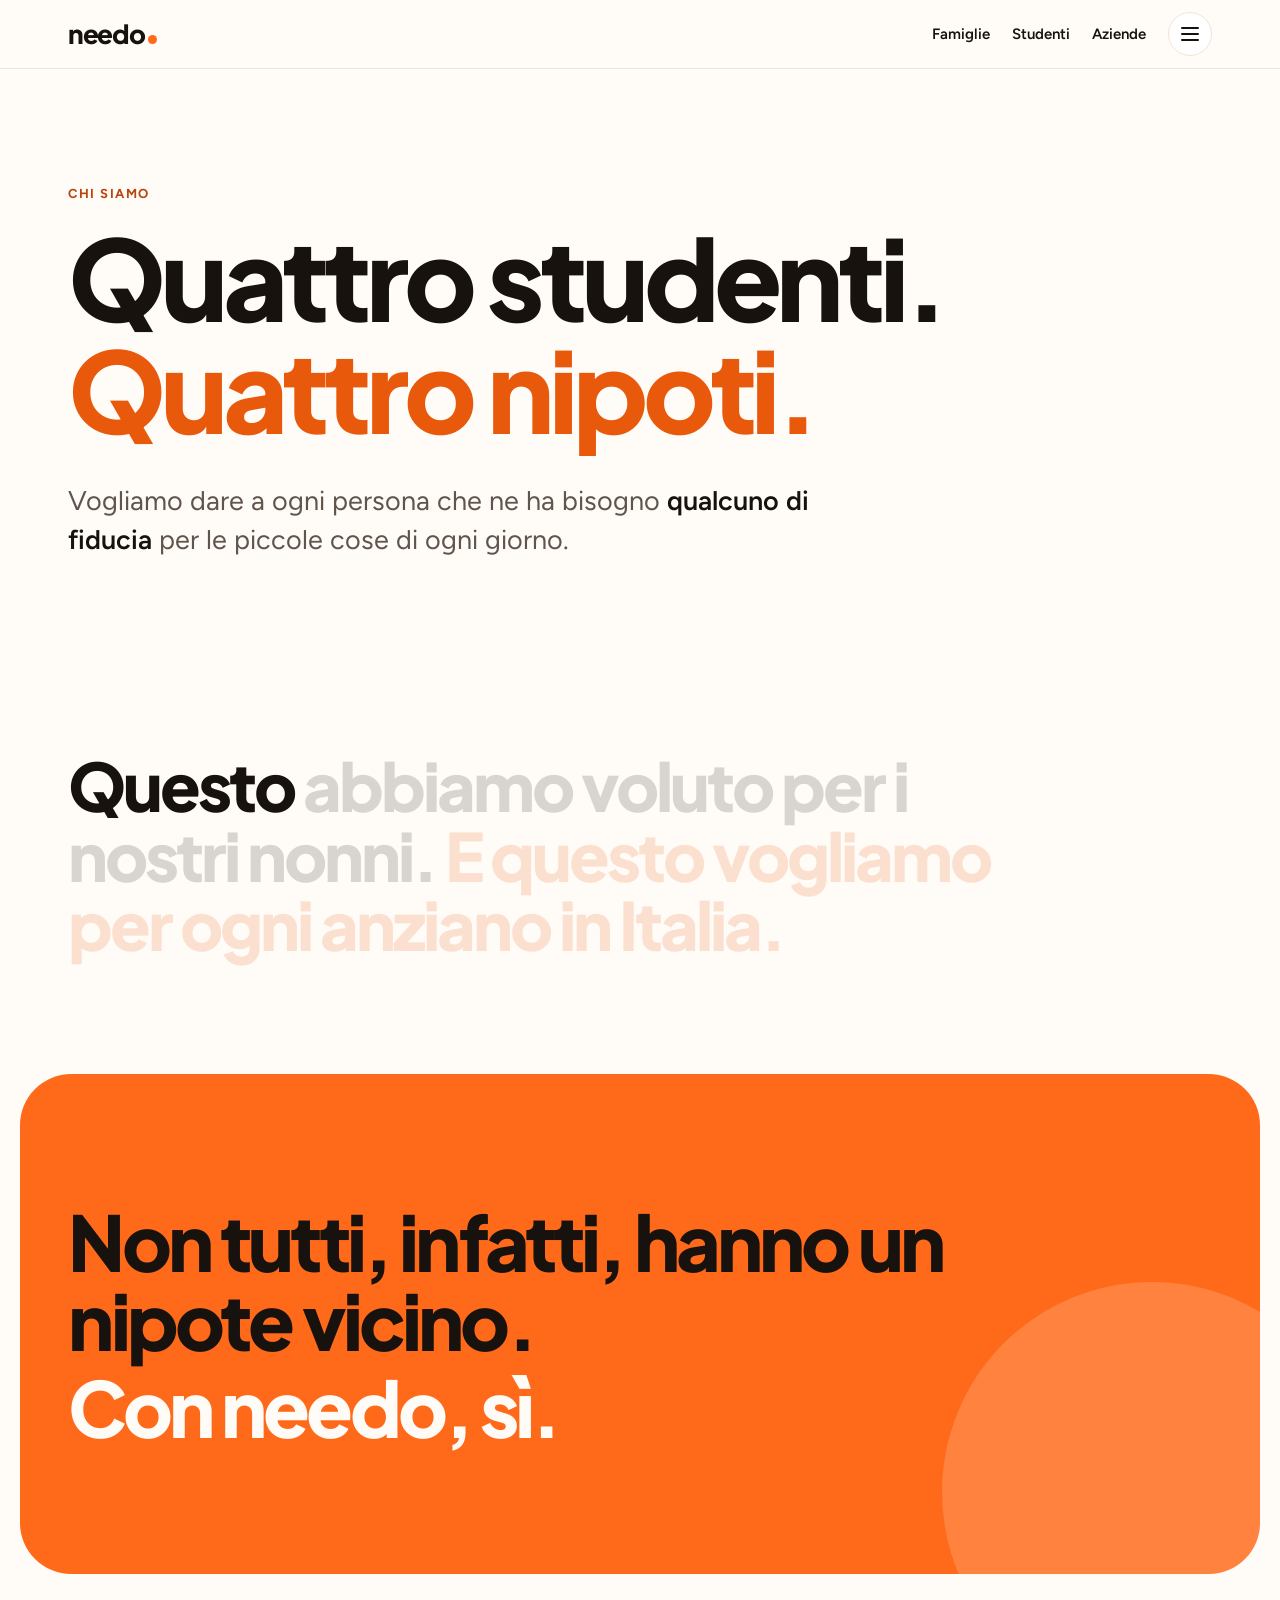
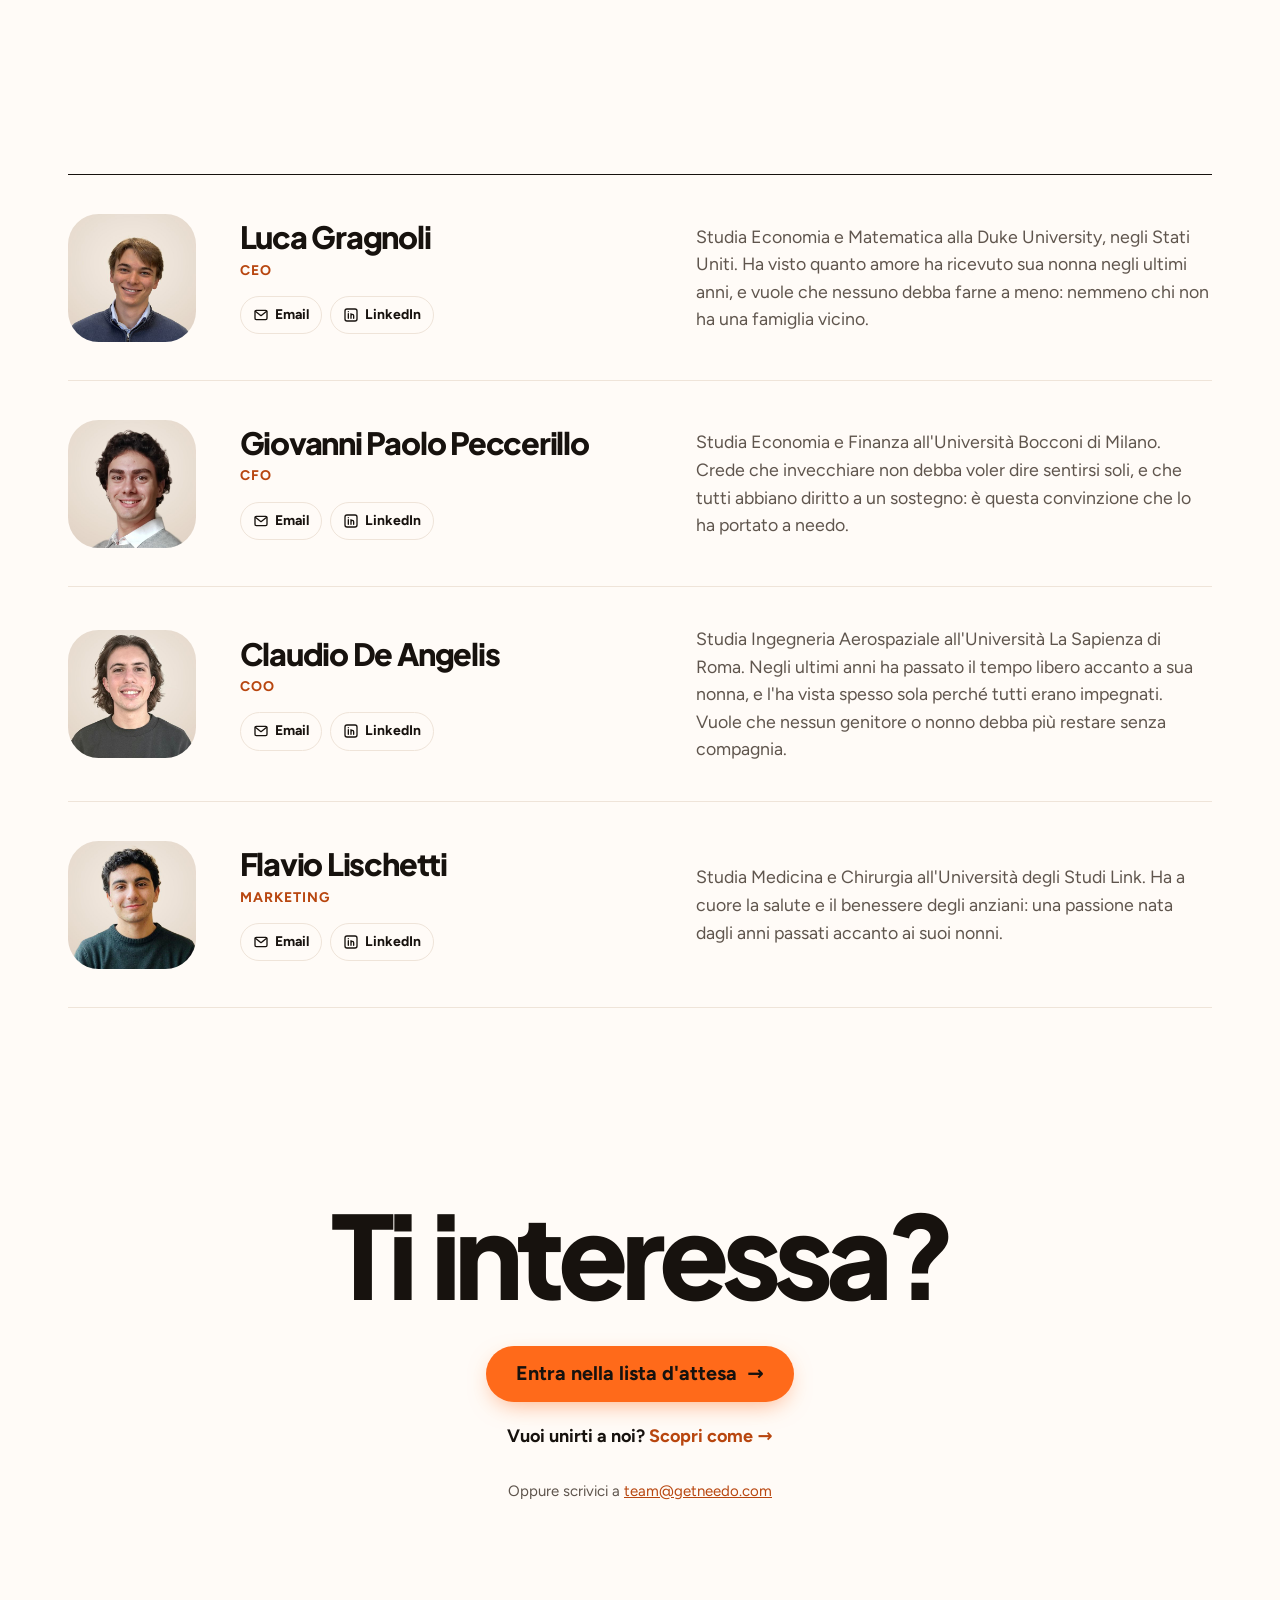
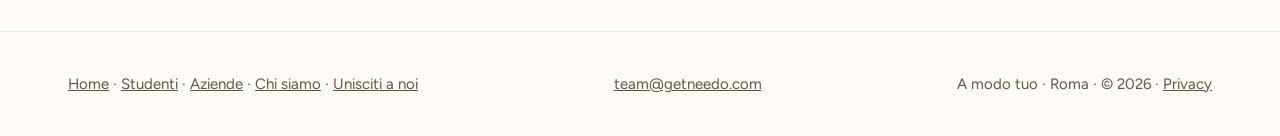
<file: chi-siamo.html>
<!doctype html>
<html lang="it">
<head>
<meta charset="utf-8">
<meta http-equiv="Content-Security-Policy" content="default-src 'self'; script-src 'sha256-/x7W7R75k8Roq0WaVRQX9blP4OufE5xbAdzklGxsgpw=' 'sha256-A0N7VX5VAueAoIEzDw+0vf4OlzHTymz+NFg4Rq577Bo=' https://static.cloudflareinsights.com; style-src 'self' 'unsafe-inline'; font-src 'self'; img-src 'self' data:; connect-src 'self' https://cloudflareinsights.com https://script.google.com https://script.googleusercontent.com https://dns.google; form-action 'none'; base-uri 'none'; object-src 'none'; upgrade-insecure-requests">
<meta name="referrer" content="no-referrer">
<meta name="viewport" content="width=device-width, initial-scale=1, viewport-fit=cover">
<title>Chi siamo · needo</title>
<meta name="description" content="Quattro studenti, quattro nipoti: la storia e il team di needo, qualcuno di fiducia per le piccole cose di ogni giorno.">
<meta name="theme-color" content="#FFFBF7" media="(prefers-color-scheme: light)">
<meta name="theme-color" content="#121010" media="(prefers-color-scheme: dark)">
<link rel="icon" type="image/svg+xml" href="/favicon.svg">
<link rel="icon" type="image/png" sizes="32x32" href="/favicon-32.png">
<link rel="apple-touch-icon" href="/apple-touch-icon.png">
<link rel="canonical" href="https://getneedo.com/chi-siamo">
<meta property="og:type" content="website">
<meta property="og:url" content="https://getneedo.com/chi-siamo">
<meta property="og:title" content="Chi siamo · needo">
<meta property="og:description" content="Quattro studenti, quattro nipoti: la storia e il team di needo, qualcuno di fiducia per le piccole cose di ogni giorno.">
<meta property="og:image" content="https://getneedo.com/og-image.png">
<meta property="og:locale" content="it_IT">
<script>document.documentElement.classList.add('js');</script>
<script type="application/ld+json">{"@context": "https://schema.org", "@type": "AboutPage", "url": "https://getneedo.com/chi-siamo", "name": "Chi siamo · needo", "mainEntity": {"@type": "Organization", "name": "needo", "url": "https://getneedo.com/", "email": "team@getneedo.com", "founder": [{"@type": "Person", "name": "Luca Gragnoli", "jobTitle": "Co-founder, CEO"}, {"@type": "Person", "name": "Giovanni Paolo Peccerillo", "jobTitle": "Co-founder, CFO"}, {"@type": "Person", "name": "Claudio De Angelis", "jobTitle": "Co-founder, COO"}, {"@type": "Person", "name": "Flavio Lischetti", "jobTitle": "Co-founder, Marketing"}]}}</script>
<link rel="preload" href="/fonts/jakarta-800.woff2" as="font" type="font/woff2" crossorigin>
<link rel="preload" href="/fonts/figtree-400.woff2" as="font" type="font/woff2" crossorigin>
<link rel="stylesheet" href="/fonts/fonts.css">
<style>
:root{
  --bg:#FFFBF7; --surface:#FFFFFF; --soft:#FFF0E5; --ink:#17120E; --muted:#5F554D; --line:#EFE4D9;
  --brand:#FF6A1A; --on-brand:#17120E; --brand-text:#B8460F; --brand-big:#E8590C;
  --why-bg:#FF6A1A; --why-ink:#17120E; --err:#B42318;
  --btn2-bg:#17120E; --btn2-ink:#FFFBF7; --err-dark:#FFB4A6;
  --shadow:0 1px 2px rgba(40,20,10,.05),0 16px 40px rgba(40,20,10,.08);
  --head:'Plus Jakarta Sans',system-ui,sans-serif; --body:'Figtree',system-ui,sans-serif;
  color-scheme:light;
}
@media (prefers-color-scheme: dark){
  :root:not([data-theme="light"]){
    --bg:#121010; --surface:#1D1916; --soft:#26201B; --ink:#F7F1EA; --muted:#B8ADA3; --line:#332B25;
    --brand:#FF7A33; --on-brand:#17120E; --brand-text:#FF8A4C; --brand-big:#FF7A33;
    --why-bg:#FF7A33; --why-ink:#17120E; --err:#FF9B8A;
    --btn2-bg:#F7F1EA; --btn2-ink:#121010; --err-dark:#B42318;
    --shadow:0 1px 2px rgba(0,0,0,.4),0 16px 40px rgba(0,0,0,.4);
    color-scheme:dark;
  }
}
:root[data-theme="dark"]{
  --bg:#121010; --surface:#1D1916; --soft:#26201B; --ink:#F7F1EA; --muted:#B8ADA3; --line:#332B25;
  --brand:#FF7A33; --on-brand:#17120E; --brand-text:#FF8A4C; --brand-big:#FF7A33;
  --why-bg:#FF7A33; --why-ink:#17120E; --err:#FF9B8A;
  --btn2-bg:#F7F1EA; --btn2-ink:#121010; --err-dark:#B42318;
  --shadow:0 1px 2px rgba(0,0,0,.4),0 16px 40px rgba(0,0,0,.4);
  color-scheme:dark;
}
*{box-sizing:border-box}
html{scroll-behavior:smooth;scroll-padding-top:84px}
body{margin:0;background:var(--bg);color:var(--ink);font-family:var(--body);font-size:clamp(16px,.95rem + .25vw,18px);line-height:1.6;-webkit-font-smoothing:antialiased}
.wrap{width:100%;max-width:1240px;margin:0 auto;padding-left:clamp(20px,4vw,48px);padding-right:clamp(20px,4vw,48px)}
h1,h2,h3,h4{margin:0;font-family:var(--head);font-weight:800;letter-spacing:-.035em;line-height:1.02}
p{margin:0}
a{color:var(--brand-text)}
.eyebrow{font-size:13px;font-weight:700;letter-spacing:.12em;text-transform:uppercase;color:var(--brand-text)}

.btn{display:inline-flex;align-items:center;justify-content:center;gap:10px;min-height:54px;padding:0 26px;border-radius:999px;font-family:var(--body);font-weight:700;font-size:16px;line-height:1;text-decoration:none;border:0;cursor:pointer;transition:transform .18s cubic-bezier(.2,.8,.2,1),box-shadow .18s}
.btn:hover{transform:translateY(-2px)}
.btn:focus-visible,.theme-btn:focus-visible,.field input:focus-visible,.field select:focus-visible{outline:3px solid var(--brand);outline-offset:2px}
.btn-primary{background:var(--brand);color:var(--on-brand);box-shadow:0 8px 24px -8px rgba(255,106,26,.6)}
.btn-dark{background:var(--btn2-bg);color:var(--btn2-ink)}
.btn-ghost{background:transparent;color:var(--ink);border:1.5px solid var(--line)}
.btn .arr{transition:transform .18s}
.btn:hover .arr{transform:translateX(3px)}
.btn[disabled]{opacity:.6;cursor:wait;transform:none}

/* nav */
header{position:sticky;top:0;z-index:20;background:color-mix(in srgb,var(--bg) 86%,transparent);backdrop-filter:saturate(1.4) blur(12px);-webkit-backdrop-filter:saturate(1.4) blur(12px);border-bottom:1px solid var(--line)}
.nav{display:flex;align-items:center;justify-content:space-between;height:68px;gap:16px}
.logo{display:flex;align-items:baseline;gap:2px;text-decoration:none;color:var(--ink);font-family:var(--head);font-weight:800;font-size:26px;letter-spacing:-.05em}
.logo i{width:9px;height:9px;border-radius:50%;background:var(--brand);display:inline-block;margin-left:1px}
.links{display:flex;gap:22px;align-items:center}
.links a{color:var(--ink);text-decoration:none;font-weight:600;font-size:15px}
.links a:hover{color:var(--brand-text)}
.links .btn{min-height:44px;padding:0 20px;font-size:15px;color:var(--on-brand)}
@media (max-width:860px){.links .hide-sm{display:none}}
.theme-btn{width:44px;height:44px;flex:none;border-radius:50%;border:1.5px solid var(--line);background:var(--surface);color:var(--ink);display:flex;align-items:center;justify-content:center;cursor:pointer;padding:0}
.theme-btn:hover{border-color:var(--brand)}
.theme-btn svg{width:20px;height:20px;fill:none;stroke:currentColor;stroke-width:1.8;stroke-linecap:round;stroke-linejoin:round}
.theme-btn .sun{display:none}
.is-dark .theme-btn .sun{display:block}
.is-dark .theme-btn .moon{display:none}

/* hero */
.hero{display:grid;grid-template-columns:minmax(0,1.3fr) minmax(0,.7fr);gap:clamp(32px,5vw,72px);align-items:center;padding-top:clamp(40px,7vw,96px);padding-bottom:clamp(56px,8vw,112px)}
@media (max-width:900px){.hero{grid-template-columns:minmax(0,1fr)}}
.hero h1{font-size:clamp(46px,6.6vw,112px);line-height:.94;letter-spacing:-.05em}
@media (max-width:900px){.hero h1{font-size:clamp(46px,13vw,96px)}}
.hero h1 .o{color:var(--brand-big)}
.hero h1{letter-spacing:-.04em!important;word-spacing:.06em}
.hero h1 .p{margin-left:-.07em}
@media (prefers-color-scheme: dark){:root:not([data-theme="light"]) .fact b{color:#C84C12}}
:root[data-theme="dark"] .fact b{color:#C84C12}
@media (prefers-color-scheme: dark){:root:not([data-theme="light"]) .price-main b{color:#C84C12}}
:root[data-theme="dark"] .price-main b{color:#C84C12}
.why blockquote,.head h2,.join-head h2{word-spacing:.05em}
.hero h1 .ln{display:block;overflow:hidden;padding-bottom:.08em;margin-bottom:-.08em}
.hero h1 .ln>span{display:inline-block;transform:translateY(110%);animation:lineUp 1s cubic-bezier(.16,1,.3,1) forwards}
.hero h1 .ln:nth-child(2)>span{animation-delay:.12s}
.hero h1 .ln:nth-child(3)>span{animation-delay:.24s}
@keyframes lineUp{to{transform:none}}
::selection{background:var(--brand);color:var(--on-brand)}
.story{transition:transform .5s cubic-bezier(.16,1,.3,1);will-change:transform}
.why{margin:0 clamp(8px,1.6vw,24px);border-radius:clamp(28px,4vw,56px)}
.bigmark{font-family:var(--head);font-weight:800;font-size:clamp(96px,25vw,380px);letter-spacing:-.075em;line-height:.78;color:var(--ink);white-space:nowrap;padding:clamp(24px,4vw,56px) 0 clamp(20px,3vw,40px);user-select:none}
.bigmark i{display:inline-block;width:.16em;height:.16em;border-radius:50%;background:var(--brand);margin-left:.02em}
.btn-primary:hover{box-shadow:0 14px 34px -10px rgba(255,106,26,.75)}
@media (prefers-reduced-motion: reduce){.hero h1 .ln>span{animation:none;transform:none}.story{transition:none}}
.lead{font-size:clamp(18px,1rem + .5vw,22px);color:var(--muted);max-width:32em;margin-top:clamp(20px,3vw,32px);line-height:1.5}
.ctas{display:flex;flex-wrap:wrap;gap:12px;margin-top:32px}
.note{display:inline-flex;align-items:center;gap:10px;margin-top:22px;font-size:15px;font-weight:600;color:var(--ink)}
.note i{width:8px;height:8px;border-radius:50%;background:var(--brand);box-shadow:0 0 0 0 rgba(255,106,26,.6);animation:pulse 2s infinite}
@keyframes pulse{0%{box-shadow:0 0 0 0 rgba(255,106,26,.55)}70%{box-shadow:0 0 0 10px rgba(255,106,26,0)}100%{box-shadow:0 0 0 0 rgba(255,106,26,0)}}

.stage{position:relative;padding:30px 0}
.stage::before{content:"";position:absolute;inset:0 0 0 28px;border-radius:44px;background:var(--brand);opacity:.14}
.stage::after{content:"";position:absolute;width:110px;height:110px;right:-6px;top:-18px;border-radius:50%;background:var(--brand)}
.card{background:var(--surface);border-radius:24px;box-shadow:var(--shadow);padding:22px}
.stack{position:relative;z-index:1;display:flex;flex-direction:column;gap:14px;padding-right:22px}
.ping{align-self:flex-start;display:flex;align-items:center;gap:10px;padding:12px 18px;border-radius:999px;font-size:14px;font-weight:700}
.ping i{width:10px;height:10px;border-radius:50%;background:#1F9D55;display:block}
.ping small{color:var(--muted);font-weight:500;font-size:14px}
.story{margin-left:28px}
.who{display:flex;align-items:center;gap:12px;margin-bottom:12px}
.avatar{width:44px;height:44px;border-radius:50%;display:flex;align-items:center;justify-content:center;font-weight:800;color:var(--on-brand);background:var(--brand);flex:none;font-family:var(--head)}
.who b{display:block;font-size:15px;line-height:1.3}
.who small{display:block;color:var(--muted);font-size:13px}
.quote{font-size:clamp(16px,1rem + .2vw,18px);line-height:1.55}
.tags{display:flex;flex-wrap:wrap;gap:6px;margin-top:14px}
.tag{background:var(--soft);border-radius:999px;padding:5px 12px;font-size:13px;font-weight:600}
.mini{align-self:flex-end;padding:16px 20px;min-width:210px}
.mini small{display:block;color:var(--muted);font-size:13px}
.mini b{display:block;font-family:var(--head);font-size:22px;letter-spacing:-.02em;margin:2px 0}

/* marquee */
.marquee{border-top:1px solid var(--line);border-bottom:1px solid var(--line);overflow:hidden;padding:18px 0;background:var(--surface)}
.track{display:flex;gap:40px;width:max-content;animation:slide 28s linear infinite}
.track span{font-family:var(--head);font-weight:800;font-size:clamp(22px,3vw,34px);letter-spacing:-.03em;white-space:nowrap;display:flex;align-items:center;gap:40px}
.track span::after{content:"";width:12px;height:12px;border-radius:50%;background:var(--brand);display:block}
@keyframes slide{to{transform:translateX(-50%)}}

/* sections */
section{padding:clamp(64px,10vw,128px) 0}
.why{background:var(--why-bg);color:var(--why-ink)}
.why .eyebrow{color:var(--why-ink);opacity:.75}
.why blockquote{margin:22px 0 0;font-family:var(--head);font-weight:800;font-size:clamp(34px,5.6vw,80px);line-height:1.02;letter-spacing:-.045em;max-width:15em}
.head{margin-bottom:clamp(32px,5vw,64px)}
.head h2{font-size:clamp(34px,5.4vw,72px);margin-top:14px;max-width:14em}

.steps{display:grid;grid-template-columns:repeat(3,minmax(0,1fr));gap:clamp(14px,2vw,24px)}
@media (max-width:900px){.steps{grid-template-columns:minmax(0,1fr)}}
.step{border-top:2px solid var(--ink);padding-top:22px}
.step .num{font-family:var(--head);font-weight:800;font-size:clamp(44px,5vw,64px);letter-spacing:-.05em;color:var(--brand-big);line-height:1}
.step h3{font-size:clamp(22px,1.2rem + .6vw,28px);margin-top:18px;letter-spacing:-.03em;line-height:1.1}
.step p{color:var(--muted);margin-top:10px}

.whatbg{background:var(--soft)}
.svcs{display:grid;grid-template-columns:repeat(4,minmax(0,1fr));gap:clamp(14px,1.6vw,20px)}
@media (max-width:1000px){.svcs{grid-template-columns:repeat(2,minmax(0,1fr))}}
@media (max-width:560px){.svcs{grid-template-columns:minmax(0,1fr)}}
.svc{padding:clamp(22px,2.4vw,30px);display:flex;flex-direction:column;gap:14px;transition:transform .2s cubic-bezier(.2,.8,.2,1)}
.svc:hover{transform:translateY(-4px)}
.ic{width:52px;height:52px;border-radius:16px;background:var(--brand);display:flex;align-items:center;justify-content:center;flex:none}
.ic svg{width:26px;height:26px;stroke:var(--on-brand);fill:none;stroke-width:1.9;stroke-linecap:round;stroke-linejoin:round}
.svc h3{font-size:clamp(20px,1.1rem + .4vw,24px);letter-spacing:-.03em;line-height:1.1}
.svc p{color:var(--muted);font-size:clamp(15px,.9rem + .15vw,16px)}
.facts{display:grid;grid-template-columns:repeat(2,minmax(0,1fr));gap:clamp(14px,1.6vw,20px);margin-top:clamp(14px,1.6vw,20px)}
@media (max-width:700px){.facts{grid-template-columns:minmax(0,1fr)}}
.fact{padding:clamp(24px,3vw,36px)}
.fact small{color:var(--muted);font-size:13px;font-weight:700;letter-spacing:.1em;text-transform:uppercase}
.fact b{display:block;font-family:var(--head);font-weight:800;font-size:clamp(40px,5vw,64px);letter-spacing:-.05em;line-height:1;margin-top:10px}
.fact p{color:var(--muted);margin-top:10px}
.offers{margin-top:clamp(28px,4vw,48px)}
.offers .grid{display:grid;grid-template-columns:repeat(3,minmax(0,1fr));gap:clamp(14px,1.6vw,20px);margin-top:14px}
@media (max-width:760px){.offers .grid{grid-template-columns:minmax(0,1fr)}}
.offer{padding:clamp(20px,2.4vw,28px)}
.offer h3{font-size:clamp(20px,1.6vw,24px)}
.offer p{color:var(--muted);margin-top:8px}
.offers .note{font-size:14px;color:var(--muted);margin-top:12px}
.faq{max-width:860px}
.faq details{border-top:1.5px solid var(--line);padding:18px 0}
.faq details:last-child{border-bottom:1.5px solid var(--line)}
.faq summary{cursor:pointer;list-style:none;font-family:var(--head);font-weight:800;font-size:clamp(19px,1.6vw,23px);letter-spacing:-.02em;display:flex;justify-content:space-between;gap:16px;align-items:center}
.faq summary::-webkit-details-marker{display:none}
.faq summary::after{content:"+";font-size:28px;line-height:1;color:var(--brand-text);flex:none;transition:transform .2s}
.faq details[open] summary::after{transform:rotate(45deg)}
.faq details p{color:var(--muted);margin-top:10px;max-width:46em}
.foot .contact a{color:var(--muted)}

/* forms */
.join{display:grid;grid-template-columns:repeat(2,minmax(0,1fr));gap:clamp(16px,2vw,24px)}
@media (max-width:900px){.join{grid-template-columns:minmax(0,1fr)}}
.form{padding:clamp(22px,3vw,40px)}
.form h3{font-size:clamp(28px,3vw,40px);letter-spacing:-.04em}
.form .intro{color:var(--muted);margin:12px 0 22px}
.form-dark{background:var(--btn2-bg);color:var(--btn2-ink)}
.form-dark .intro,.form-dark .field label{color:inherit}
.form-dark .intro{opacity:.8}
.field{display:flex;flex-direction:column;gap:6px;margin-bottom:14px;min-width:0}
.field label{font-size:14px;font-weight:700}
.field input,.field select{font-family:var(--body);font-size:16px;color:var(--ink);background:var(--bg);border:1.5px solid var(--line);border-radius:14px;min-height:52px;padding:0 14px;width:100%;scroll-margin-top:96px}
.field.invalid input{border-color:var(--err);border-width:2px}
.err{font-size:14px;line-height:1.4;color:var(--err);margin:0;font-weight:600}
.form-dark .err,.form-dark .fail{color:var(--err-dark)}
.err[hidden],.extra[hidden]{display:none}
.fix{font:inherit;font-weight:800;color:inherit;background:none;border:0;padding:0;margin-left:4px;cursor:pointer;text-decoration:underline;text-underline-offset:3px}
.row2{display:grid;grid-template-columns:repeat(2,minmax(0,1fr));gap:12px}
@media (max-width:480px){.row2{grid-template-columns:minmax(0,1fr)}}
.form .btn{width:100%;margin-top:6px}
.perks{display:flex;flex-direction:column;gap:10px;margin:0 0 22px;padding:0;list-style:none}
.perks li{display:flex;gap:10px;align-items:center;font-size:17px;font-weight:600}
.perks svg{flex:none;width:22px;height:22px;stroke:var(--brand);fill:none;stroke-width:2.4;stroke-linecap:round;stroke-linejoin:round}
.hint{font-size:13px;opacity:.75;margin-top:-6px;margin-bottom:14px}
.done{display:none;text-align:center;padding:28px 0 8px}
.done .ic{margin:0 auto 16px;width:64px;height:64px;border-radius:50%}
.done h4{font-size:28px;letter-spacing:-.03em}
.done p{margin-top:8px;opacity:.8}
.callback{margin-top:clamp(16px,2vw,24px);padding:clamp(22px,3vw,36px);display:grid;grid-template-columns:minmax(0,1fr) minmax(0,1.8fr);gap:clamp(16px,3vw,40px);align-items:start;background:var(--soft);box-shadow:none}
@media (max-width:900px){.callback{grid-template-columns:minmax(0,1fr)}}
.callback h3{font-size:clamp(24px,2.4vw,32px);letter-spacing:-.035em;line-height:1.1}
.callback .cb-text p{color:var(--muted);margin-top:10px}
.row3{display:grid;grid-template-columns:repeat(3,minmax(0,1fr));gap:12px}
@media (max-width:700px){.row3{grid-template-columns:minmax(0,1fr)}}
.callback .btn{width:auto;margin-top:6px}
@media (max-width:480px){.callback .btn{width:100%}}
.cb-done{font-size:18px;line-height:1.5;padding:8px 0}
.cb-done b{display:block;font-family:var(--head);font-size:22px;letter-spacing:-.02em;margin-bottom:4px}
.field select:invalid,.field input:invalid{box-shadow:none}

/* nav v4: Famiglie / Studenti / Aziende + menu */
.links{position:relative}
.menu-btn{width:44px;height:44px;border-radius:50%;border:1.5px solid var(--line);background:var(--surface);display:inline-flex;flex-direction:column;align-items:center;justify-content:center;gap:4px;cursor:pointer;padding:0}
.menu-btn span{display:block;width:18px;height:2px;border-radius:2px;background:var(--ink);transition:transform .25s ease,opacity .2s ease}
.menu-btn[aria-expanded="true"] span:nth-child(1){transform:translateY(6px) rotate(45deg)}
.menu-btn[aria-expanded="true"] span:nth-child(2){opacity:0}
.menu-btn[aria-expanded="true"] span:nth-child(3){transform:translateY(-6px) rotate(-45deg)}
.menu-btn:focus-visible{outline:3px solid var(--brand);outline-offset:2px}
.menu{position:absolute;right:0;top:calc(100% + 10px);min-width:220px;background:var(--surface);border:1px solid var(--line);border-radius:20px;box-shadow:0 18px 40px -18px rgba(23,18,14,.35);padding:8px;display:flex;flex-direction:column;z-index:30}
.menu[hidden]{display:none}
.menu a{padding:12px 14px;border-radius:12px;font-size:17px;font-weight:700;color:var(--ink);text-decoration:none}
.menu a:hover,.menu a:focus-visible{background:var(--soft);color:var(--brand-text);outline:none}
.menu .only-sm{display:none}
@media (max-width:860px){.menu .only-sm{display:block}}
.js .faq-more:not(.open){display:none}
.faq-more{margin-top:0}
.faq-toggle{display:none;margin:22px auto 0;align-items:center;gap:8px;font:inherit;font-weight:700;font-size:16px;color:var(--ink);background:var(--surface);border:1.5px solid var(--line);border-radius:999px;padding:10px 18px;cursor:pointer}
.js .faq-toggle{display:flex}
.faq-toggle:hover{border-color:var(--brand)}
.faq-toggle:focus-visible{outline:3px solid var(--brand);outline-offset:2px}
.faq-toggle svg{width:18px;height:18px;fill:none;stroke:currentColor;stroke-width:2.4;stroke-linecap:round;stroke-linejoin:round;transition:transform .25s ease}
.faq-toggle[aria-expanded="true"] svg{transform:rotate(180deg)}
.more{margin-top:clamp(28px,4vw,44px);padding:clamp(22px,3vw,32px);border-radius:24px;background:var(--soft)}
.more h3{font-size:clamp(22px,2vw,28px);letter-spacing:-.03em}
.more p{margin-top:8px;color:var(--muted);font-size:17px}
.more a{color:var(--brand-text);font-weight:700}

/* v5: hero più pulito, blocco prezzo unico */
.biz-link{display:inline-block;margin-top:18px;font-weight:700;font-size:16px;color:var(--brand-text);text-decoration:none}
.biz-link:hover{text-decoration:underline;text-underline-offset:4px}
.trust{list-style:none;padding:0;margin:clamp(22px,3vw,32px) 0 0;display:flex;flex-wrap:wrap;gap:10px 22px}
.trust li{display:flex;align-items:center;gap:8px;font-size:15px;font-weight:600;color:var(--muted)}
.trust svg{width:18px;height:18px;flex:none;fill:none;stroke:var(--brand);stroke-width:2.6;stroke-linecap:round;stroke-linejoin:round}
.price{margin-top:clamp(40px,6vw,72px);display:grid;grid-template-columns:minmax(0,1fr) minmax(0,1.25fr);border-radius:clamp(24px,3vw,36px);overflow:hidden;background:var(--btn2-bg);color:var(--btn2-ink)}
@media (max-width:820px){.price{grid-template-columns:minmax(0,1fr)}}
.price .lab{display:block;font-size:13px;font-weight:700;letter-spacing:.12em;text-transform:uppercase;opacity:.7}
.price-main{padding:clamp(28px,4vw,52px)}
.price-main b{display:block;font-family:var(--head);font-weight:800;font-size:clamp(52px,6.4vw,92px);line-height:.95;letter-spacing:-.055em;color:var(--brand);margin-top:12px;white-space:nowrap}
.price-main b small{font-size:.38em;letter-spacing:-.02em;margin-left:4px;opacity:.9}
.price-main p{margin-top:12px;font-size:17px;opacity:.8}
.price-main .where{display:flex;align-items:center;gap:10px;margin-top:22px;font-weight:700;opacity:1}
.price-main .dot{width:10px;height:10px;border-radius:50%;background:var(--brand);box-shadow:0 0 0 6px color-mix(in srgb,var(--brand) 25%,transparent)}
.price-offers{padding:clamp(28px,4vw,52px);background:color-mix(in srgb,var(--btn2-ink) 6%,transparent);border-left:1px solid color-mix(in srgb,var(--btn2-ink) 12%,transparent)}
@media (max-width:820px){.price-offers{border-left:0;border-top:1px solid color-mix(in srgb,var(--btn2-ink) 12%,transparent)}}
.price-offers ul{list-style:none;padding:0;margin:18px 0 0;display:flex;flex-direction:column;gap:18px}
.price-offers li{display:flex;gap:14px;align-items:flex-start}
.price-offers li svg{flex:none;width:26px;height:26px;padding:4px;border-radius:50%;background:var(--brand);fill:none;stroke:var(--on-brand);stroke-width:3;stroke-linecap:round;stroke-linejoin:round;margin-top:2px}
.price-offers li b{display:block;font-family:var(--head);font-weight:800;font-size:clamp(19px,1.1rem + .4vw,24px);letter-spacing:-.025em;line-height:1.15}
.price-offers li span{display:block;opacity:.75;font-size:16px;margin-top:3px}

/* v6 */
.trust li{white-space:nowrap}
.join{grid-template-columns:minmax(0,1.15fr) minmax(0,.85fr)!important;align-items:start}
@media (max-width:900px){.join{grid-template-columns:minmax(0,1fr)!important}}
.side{display:flex;flex-direction:column;gap:clamp(14px,1.6vw,20px)}
.side .callback{margin-top:0;grid-template-columns:minmax(0,1fr)!important;gap:16px}
.side .callback .row3{grid-template-columns:minmax(0,1fr)}
.side .callback .btn{width:100%}
.side-stud{padding:clamp(22px,3vw,32px);background:var(--btn2-bg);color:var(--btn2-ink);display:flex;flex-direction:column;gap:10px;align-items:flex-start}
.side-stud h3{font-size:clamp(24px,2.4vw,30px);letter-spacing:-.035em}
.side-stud p{opacity:.8;font-size:16px}
.side-stud .btn{color:inherit;border-color:color-mix(in srgb,currentColor 30%,transparent);margin-top:4px}
.price-main b{font-size:clamp(40px,10.5vw,92px);white-space:normal}
.price-main b small{white-space:nowrap}
.price-offers li b{font-size:clamp(18px,1rem + .5vw,23px)}
.price-offers li{align-items:center}
.sent form{display:none}
.sent .done{display:block}
.fail{color:var(--err);font-weight:600;font-size:14px;margin-top:10px;line-height:1.45}
.fail a{color:inherit;font-weight:800}
.hp{position:absolute!important;left:-9999px;width:1px;height:1px;overflow:hidden}
.field .opt{font-weight:500;opacity:.7}
.done .to{font-weight:800;word-break:break-all}
.done .tip{font-size:14px;margin-top:12px}
.done .acts{display:flex;flex-wrap:wrap;gap:10px;justify-content:center;margin-top:20px}
.done .acts .btn{width:auto;min-height:46px;padding:0 20px;font-size:15px;margin:0}
.form-dark .btn-ghost{color:inherit;border-color:color-mix(in srgb,currentColor 30%,transparent)}
.done .note{font-size:14px;font-weight:600;margin-top:14px;min-height:1.4em}
.btn[disabled]{opacity:.6;cursor:default;transform:none}
dialog.verify{width:min(480px,calc(100% - 32px));border:0;border-radius:24px;padding:36px 28px 30px;background:var(--surface);color:var(--ink);box-shadow:0 30px 80px rgba(0,0,0,.35);text-align:center}
dialog.verify::backdrop{background:rgba(10,8,6,.55)}
dialog.verify .ic{margin:0 auto 16px;width:64px;height:64px;border-radius:50%;background:var(--brand);display:flex;align-items:center;justify-content:center}
dialog.verify .ic svg{width:30px;height:30px;stroke:var(--on-brand);fill:none;stroke-width:2.6;stroke-linecap:round;stroke-linejoin:round}
dialog.verify h2{font-size:28px;letter-spacing:-.03em}
dialog.verify p{color:var(--muted);margin-top:10px}
dialog.verify .btn{margin-top:22px}
.spin{width:30px;height:30px;border-radius:50%;border:3px solid color-mix(in srgb,var(--on-brand) 25%,transparent);border-top-color:var(--on-brand);animation:sp 0.9s linear infinite}
@keyframes sp{to{transform:rotate(360deg)}}

/* privacy */
.check{display:flex;gap:10px;align-items:flex-start;font-size:14px;line-height:1.45;margin:4px 0 16px}
.check input{width:20px;height:20px;flex:none;margin:1px 0 0;accent-color:var(--brand);cursor:pointer}
.check a,.linkbtn{color:inherit;font-weight:700;text-decoration:underline;text-underline-offset:3px}
.linkbtn{background:none;border:0;padding:0;font:inherit;cursor:pointer}
dialog.priv{width:min(720px,calc(100% - 32px));max-height:min(80vh,800px);border:0;border-radius:24px;padding:0;background:var(--surface);color:var(--ink);box-shadow:0 30px 80px rgba(0,0,0,.35)}
dialog.priv::backdrop{background:rgba(10,8,6,.55)}
.priv-in{padding:clamp(22px,4vw,40px);overflow:auto;max-height:min(80vh,800px)}
.priv h2{font-size:clamp(26px,3vw,34px);letter-spacing:-.03em;margin-bottom:6px}
.priv h3{font-size:17px;letter-spacing:-.01em;margin:22px 0 6px;font-family:var(--head)}
.priv p,.priv li{font-size:15px;color:var(--muted)}
.priv ul{padding-left:20px;margin:6px 0}
.priv .close{position:sticky;top:0;float:right;width:44px;height:44px;border-radius:50%;border:1.5px solid var(--line);background:var(--surface);color:var(--ink);font-size:22px;cursor:pointer;line-height:1}
.foot a,.foot .linkbtn{color:var(--muted)}

footer{padding:40px 0 calc(40px + env(safe-area-inset-bottom, 0px));border-top:1px solid var(--line)}
.foot{display:flex;flex-wrap:wrap;gap:12px;justify-content:space-between;align-items:center;color:var(--muted);font-size:15px}

/* ===== v2: bolder, Bending-Spoons-like ===== */
.progress{position:absolute;left:0;bottom:-1px;height:3px;width:100%;background:var(--brand);transform-origin:0 50%;transform:scaleX(0)}
header .nav{transition:height .25s ease}
header.scrolled .nav{height:58px}

.rot{margin-top:18px;font-family:var(--head);font-weight:800;font-size:clamp(20px,1.1rem + .9vw,30px);letter-spacing:-.03em;line-height:1.2}
.rot .w{display:inline-block;color:var(--brand-text);border-bottom:3px solid var(--brand);transition:opacity .25s ease,transform .25s ease}
.rot .w.out{opacity:0;transform:translateY(10px)}

@keyframes float{0%,100%{transform:translateY(0)}50%{transform:translateY(-8px)}}

.marquee{background:var(--btn2-bg);color:var(--btn2-ink);border:0;padding:26px 0}
.marquee .track span{font-size:clamp(28px,4.4vw,56px)}

.why{padding:clamp(80px,14vw,180px) 0}
.why blockquote{font-size:clamp(38px,6.4vw,96px);max-width:13.5em}
.why .why-sub{margin-top:clamp(20px,3vw,36px);font-size:clamp(20px,1.2rem + .7vw,30px);line-height:1.35;font-weight:600;max-width:26em;color:var(--why-ink)}
.why .wd{opacity:.22;transition:opacity .25s linear}
.why .wd.on{opacity:1}

@media (min-width:1000px){
  #come .wrap{display:grid;grid-template-columns:minmax(0,5fr) minmax(0,7fr);gap:clamp(40px,6vw,96px);align-items:start}
  #come .head{position:sticky;top:110px;margin:0}
  #come .steps{grid-template-columns:minmax(0,1fr);gap:0}
}
#come .step{display:grid;grid-template-columns:auto minmax(0,1fr);column-gap:clamp(18px,3vw,36px);padding:clamp(22px,3vw,36px) 0;border-top:1.5px solid var(--line)}
#come .step:last-child{border-bottom:1.5px solid var(--line)}
#come .step .num{grid-row:span 2;font-size:clamp(56px,7vw,104px)}
#come .step h3{margin-top:4px;font-size:clamp(24px,1.4rem + .9vw,36px)}

#servizi .svcs{grid-template-columns:minmax(0,1fr);gap:0}
#servizi .svc{flex-direction:row;align-items:center;gap:clamp(16px,3vw,40px);background:transparent;box-shadow:none;border-radius:0;border-top:1.5px solid var(--ink);padding:clamp(22px,3vw,34px) clamp(8px,1.5vw,20px);position:relative;transition:background .25s ease,color .25s ease,padding .25s ease}
#servizi .svc:last-child{border-bottom:1.5px solid var(--ink)}
#servizi .svc h3{font-size:clamp(24px,3.1vw,46px);letter-spacing:-.04em;min-width:0;line-height:1.05}
#servizi .svc{display:grid;grid-template-columns:52px minmax(0,1fr) minmax(0,24em);column-gap:clamp(16px,3vw,40px);align-items:center}
#servizi .svc p{margin:0;max-width:none;text-align:left;font-size:clamp(16px,.95rem + .2vw,18px);line-height:1.5;color:var(--muted)}
#servizi .svc:hover{transform:none}
@media (max-width:860px){
  #servizi .svc{grid-template-columns:52px minmax(0,1fr);row-gap:8px;align-items:start}
  #servizi .svc h3{padding-top:10px}
  #servizi .svc p{grid-column:2}
}

.facts{margin-top:clamp(40px,6vw,72px)}
.fact{background:var(--btn2-bg);color:var(--btn2-ink);box-shadow:none}
.fact small,.fact p{color:inherit;opacity:.72}
.fact b{font-size:clamp(36px,4.4vw,72px);color:var(--brand);white-space:nowrap;letter-spacing:-.04em}

.join-head{margin-bottom:clamp(32px,5vw,56px)}
.join-head h2{font-size:clamp(44px,8vw,120px);letter-spacing:-.055em;line-height:.95;margin-top:14px}
.join-head h2 span{color:var(--brand-big)}

@media (prefers-reduced-motion: reduce){
  .stack .card{animation:none}
  .why .wd{opacity:1}
  .rot .w{transition:none}
}

/* reveal */
.js .rv{opacity:0;transform:translateY(28px);transition:opacity .7s cubic-bezier(.2,.8,.2,1),transform .7s cubic-bezier(.2,.8,.2,1)}
.js .rv.in{opacity:1;transform:none}
.js .rv.d1{transition-delay:.08s}.js .rv.d2{transition-delay:.16s}.js .rv.d3{transition-delay:.24s}
@media (prefers-reduced-motion: reduce){
  .js .rv{opacity:1;transform:none;transition:none}
  .track,.note i{animation:none}
  .btn,.svc{transition:none}
}

/* v6 hero: card stack più ricco */
.stage{padding:44px 0 40px}
.stage::before{inset:0 0 0 28px;border-radius:44px;opacity:1;background:radial-gradient(120% 90% at 85% 0%,color-mix(in srgb,var(--brand) 32%,transparent) 0,transparent 60%),color-mix(in srgb,var(--brand) 10%,transparent)}
.stage::after{display:none}
.stack{gap:16px;padding-right:0;max-width:430px;margin-left:auto}
.stack .card{border:1px solid color-mix(in srgb,var(--ink) 7%,transparent)}
.ping,.next{display:flex;align-items:center;gap:12px;padding:14px 16px;border-radius:20px;width:max-content;max-width:100%}
.ping{margin-left:-10px;transform:rotate(-1.5deg)}
.next{margin-left:auto;margin-right:-10px;transform:rotate(1.5deg)}
.ping b,.next b{display:block;font-size:15px;line-height:1.25}
.ping small,.next small{display:block;color:var(--muted);font-size:13px}
.ping .dot{width:34px;height:34px;border-radius:50%;background:#1F9D55;display:grid;place-items:center;flex:none}
.ping .dot svg{width:18px;height:18px;fill:none;stroke:#fff;stroke-width:3;stroke-linecap:round;stroke-linejoin:round}
.ping .now{margin-left:8px;font-size:12px;color:var(--muted);align-self:flex-start}
.next .cal{width:40px;border-radius:10px;overflow:hidden;text-align:center;flex:none;background:var(--soft)}
.next .cal small{display:block;background:var(--brand);color:var(--on-brand);font-size:10px;font-weight:800;letter-spacing:.08em;padding:2px 0;margin:0}
.next .cal b{display:block;font-family:var(--head);font-size:17px;padding:3px 0 4px}
.story{margin-left:28px}
@media (max-width:900px){.stack{max-width:none;margin:0}.stage{margin:0 -4px}.ping{margin-left:12px}.next{margin-right:6px}}
@media (prefers-reduced-motion:no-preference){.ping{animation:pingIn .7s .5s cubic-bezier(.16,1,.3,1) both}.next{animation:pingIn .7s .8s cubic-bezier(.16,1,.3,1) both}}
@keyframes pingIn{from{opacity:0;translate:0 14px}to{opacity:1;translate:0 0}}


.sr-only{position:absolute!important;width:1px!important;height:1px!important;padding:0!important;margin:-1px!important;overflow:hidden!important;clip:rect(0,0,0,0)!important;white-space:nowrap!important;border:0!important}
/* v7 */
#come .step,.step{grid-template-columns:clamp(76px,9.4vw,140px) minmax(0,1fr)}
.step .num{font-variant-numeric:tabular-nums}
@media (max-width:640px){
  #come .step,.step{display:block}
  #come .step .num,.step .num{font-size:56px;margin-bottom:12px}
}
.price-main{container-type:inline-size}
.price-main b{white-space:nowrap!important;font-size:clamp(34px,var(--pfs,16cqi),92px)!important}
.price-main .where{margin-top:26px}
.price-offers ul{gap:0;margin-top:14px}
.price-offers li{padding:20px 0;border-top:1px solid color-mix(in srgb,var(--btn2-ink) 10%,transparent)}
.price-offers li:first-child{border-top:0}
.price-offers li:last-child{padding-bottom:0}
.price-offers li svg{width:30px;height:30px;padding:5px}
.price-main{position:relative;overflow:hidden}
.price-main::after{content:"";position:absolute;width:260px;height:260px;right:-90px;bottom:-110px;border-radius:50%;background:radial-gradient(circle,color-mix(in srgb,var(--brand) 38%,transparent),transparent 70%);pointer-events:none}
@media (prefers-reduced-motion:no-preference){.price-main::after{animation:glow 7s ease-in-out infinite alternate}}
@keyframes glow{from{transform:translate(0,0) scale(1)}to{transform:translate(-40px,-30px) scale(1.25)}}
/* nastro di servizi */
.marq{overflow:hidden;padding:clamp(18px,2.4vw,28px) 0;margin:0 0 clamp(18px,2.4vw,28px);-webkit-mask-image:linear-gradient(90deg,transparent,#000 8%,#000 92%,transparent);mask-image:linear-gradient(90deg,transparent,#000 8%,#000 92%,transparent)}
.marq-t{display:flex;gap:12px;width:max-content}
.marq span{flex:none;font-family:var(--head);font-weight:700;font-size:clamp(16px,1rem + .35vw,21px);letter-spacing:-.02em;padding:10px 20px;border-radius:999px;background:var(--surface);box-shadow:0 1px 0 color-mix(in srgb,var(--ink) 8%,transparent),0 6px 18px -10px color-mix(in srgb,var(--ink) 30%,transparent);border:1px solid color-mix(in srgb,var(--ink) 7%,transparent)}
.marq span:nth-child(3n+1){background:var(--brand);color:var(--on-brand);border-color:transparent}
@media (prefers-reduced-motion:no-preference){.marq-t{animation:marq 38s linear infinite}}
@keyframes marq{to{transform:translateX(calc(-50% - 6px))}}
/* micro-interazioni più fluide */
.card{transition:transform .35s cubic-bezier(.16,1,.3,1),box-shadow .35s cubic-bezier(.16,1,.3,1)}
@media (hover:hover) and (prefers-reduced-motion:no-preference){
  .svc:hover,.offer:hover,.card.side-stud:hover{transform:translateY(-6px)!important;box-shadow:0 24px 48px -24px color-mix(in srgb,var(--ink) 35%,transparent)}
  .btn{transition:transform .25s cubic-bezier(.16,1,.3,1),box-shadow .25s,background .25s}
  .btn:hover{transform:translateY(-2px)}
  .btn:active{transform:translateY(0) scale(.98)}
  details summary{transition:color .2s}
  details summary:hover{color:var(--brand-text)}
}
.check input{width:24px;height:24px;margin:-1px 0 0}
.foot a{white-space:nowrap}
.skip{position:absolute;left:12px;top:-60px;z-index:1000;background:var(--ink);color:var(--bg);padding:10px 16px;border-radius:10px;font-weight:700;text-decoration:none;transition:top .15s}
.skip:focus{top:12px}
.hero .lead{font-size:clamp(20px,1.05rem + .8vw,28px);line-height:1.45;max-width:30em}
.hero .lead b{color:var(--ink);font-weight:700}
.lead b,.intro b,details p b,.side p b,.stu-more b{color:var(--ink);font-weight:700}
.why-sub b{font-weight:800}
.form-dark .intro b{color:inherit;font-weight:700;filter:brightness(1.25)}
html{scroll-behavior:smooth}
@media (prefers-reduced-motion:reduce){html{scroll-behavior:auto}}
/* === scala tipografica unica per tutte le pagine === */
.page-hero h1,.stu-hero h1,.about-hero h1{font-size:clamp(40px,calc(8vw + 10px),112px);line-height:1;letter-spacing:-.045em}
.hero .lead,.stu-hero .lead,.about-lead,.page-hero .lead{font-size:clamp(20px,1.05rem + .8vw,28px);line-height:1.45;max-width:30em}
.head h2,.sec h2{font-size:clamp(34px,5vw,68px);line-height:1.02}
.sec .intro2,.head p.intro2{font-size:clamp(18px,1.1rem + .35vw,22px);line-height:1.5}
.step h3,.steps3 h3{font-size:clamp(24px,1.4rem + .9vw,36px);line-height:1.1}
.step p,.steps3 p,.svc p,.perk p,.value p{font-size:clamp(16px,.95rem + .2vw,18px);line-height:1.5}
.perk h3,.value h3{font-size:clamp(22px,2vw,28px);line-height:1.1}
.vidsec{padding:clamp(40px,6vw,88px) 0}.vidsec .vid{margin:0;border-radius:clamp(16px,2.4vw,28px);overflow:hidden;box-shadow:0 30px 70px -40px rgba(23,18,14,.45);background:#17120E}.vidsec video{display:block;width:100%;height:auto;aspect-ratio:16/9}.vidsec .eyebrow{margin-bottom:18px}
main{overflow-x:clip}
.about-hero{padding-top:clamp(56px,9vw,128px);padding-bottom:clamp(40px,6vw,80px)}
.about-hero h1{font-size:clamp(48px,9vw,128px);letter-spacing:-.055em;line-height:.93;margin-top:16px}
.about-hero h1 .ln{display:block;overflow:hidden;padding-bottom:.1em;margin-bottom:-.1em}
.about-hero h1 .ln>span{display:inline-block;transform:translateY(110%);animation:lineUp 1.1s cubic-bezier(.16,1,.3,1) forwards}
.about-hero h1 .ln:nth-child(2)>span{animation-delay:.14s;color:var(--brand-big)}
.about-lead{font-size:clamp(20px,1.25rem + .55vw,28px);line-height:1.45;color:var(--muted);max-width:28em;margin-top:clamp(24px,3vw,36px)}
.about-lead b{color:var(--ink);font-weight:600}

.statement{padding:clamp(48px,9vw,140px) 0}
.statement p{font-family:var(--head);font-weight:800;font-size:clamp(32px,5.2vw,76px);line-height:1.04;letter-spacing:-.045em;max-width:15em}
.statement .wd{opacity:.16;transition:opacity .35s ease}
.statement .wd.st{color:var(--brand-big)}
.statement .wd.on{opacity:1}

.turn{padding:clamp(24px,5vw,72px) 0 clamp(72px,11vw,160px);text-align:center}
.turn .turn-a{font-family:var(--head);font-weight:800;font-size:clamp(28px,3.6vw,52px);line-height:1.08;letter-spacing:-.04em;color:var(--muted)}
.turn .turn-b{font-family:var(--head);font-weight:800;font-size:clamp(40px,12.5vw,200px);line-height:.9;letter-spacing:-.065em;white-space:nowrap;color:var(--brand-big);margin-top:clamp(10px,1.6vw,20px)}
.turn .turn-b i{display:inline-block;width:.15em;height:.15em;border-radius:50%;background:var(--brand);margin-left:.02em}

.belief-panel{background:var(--why-bg);color:var(--why-ink);margin:0 clamp(8px,1.6vw,24px);border-radius:clamp(28px,4vw,56px);padding:clamp(72px,12vw,160px) 0}
.belief-panel .eyebrow{color:inherit;opacity:.75}
.belief-panel blockquote{margin:18px 0 0;font-family:var(--head);font-weight:800;font-size:clamp(34px,5.6vw,84px);line-height:1.02;letter-spacing:-.05em;max-width:14em}
.belief-panel .wd{opacity:.25;transition:opacity .35s ease}
.belief-panel .wd.on{opacity:1}

.team-sec{padding:clamp(16px,3vw,40px) 0 clamp(40px,6vw,80px)}
.team-sec .eyebrow{margin-bottom:clamp(24px,3vw,40px)}
.people{border-top:1.5px solid var(--ink)}
.person{display:grid;grid-template-columns:clamp(96px,10vw,140px) minmax(0,1fr) minmax(0,1.25fr);column-gap:clamp(18px,3.4vw,56px);align-items:center;padding:clamp(24px,3vw,40px) 0;border-bottom:1.5px solid var(--line)}
.person .ph{width:100%;aspect-ratio:1;border-radius:clamp(20px,2.4vw,32px);object-fit:cover;display:flex;align-items:center;justify-content:center;font-family:var(--head);font-weight:800;font-size:clamp(30px,3.4vw,46px);letter-spacing:-.04em;transition:transform .5s cubic-bezier(.16,1,.3,1)}
img.ph{height:auto;display:block}
.person:hover .ph{transform:scale(1.04) rotate(-2deg)}
.person .av0{background:var(--brand);color:var(--on-brand)}
.person .av1{background:#0F4C5C;color:#FFFBF7}
.person h3{font-size:clamp(24px,2.4vw,36px);letter-spacing:-.04em;line-height:1.05}
.person .role{margin-top:6px;font-size:14px;font-weight:700;letter-spacing:.08em;text-transform:uppercase;color:var(--brand-text)}
.person .bio{color:var(--muted);font-size:clamp(16px,.95rem + .2vw,18px);line-height:1.55;margin:0}
.person .links{display:flex;flex-wrap:wrap;gap:8px;margin-top:14px}
.person .links a{display:inline-flex;align-items:center;gap:6px;font-weight:700;font-size:14px;color:var(--ink);text-decoration:none;border:1.5px solid var(--line);border-radius:999px;padding:7px 12px;transition:border-color .2s ease,background .2s ease}
.person .links a:hover{border-color:var(--brand);background:var(--soft)}
.person .links svg{width:16px;height:16px;fill:none;stroke:currentColor;stroke-width:2;stroke-linecap:round;stroke-linejoin:round}
@media (max-width:760px){
  .person{grid-template-columns:84px minmax(0,1fr);row-gap:16px}
  .person .bio{grid-column:1 / -1}
  .person .bio:empty{display:none}
}

.cta{text-align:center;padding:clamp(56px,9vw,128px) 0 clamp(72px,10vw,140px)}
.cta h2{font-size:clamp(52px,9vw,128px);letter-spacing:-.06em;line-height:.92}
.cta .btn-primary{margin-top:clamp(28px,3.4vw,40px);font-size:clamp(17px,1rem + .3vw,20px);padding:18px 30px}
.cta .sub{display:block;margin-top:20px;font-weight:700;color:var(--ink);text-decoration:none}
.cta .sub span{color:var(--brand-text)}
.cta .sub:hover{text-decoration:underline;text-underline-offset:4px}
.cta .mail{margin-top:28px;color:var(--muted);font-size:15px}

.js .rv{opacity:0;transform:translateY(28px);filter:blur(10px);transition:opacity .9s cubic-bezier(.2,.8,.2,1),transform .9s cubic-bezier(.2,.8,.2,1),filter .9s cubic-bezier(.2,.8,.2,1)}
.js .rv.in{opacity:1;transform:none;filter:none}
.js .rv.d1{transition-delay:.12s}.js .rv.d2{transition-delay:.24s}.js .rv.d3{transition-delay:.36s}
.js .turn-b.rv{transform:translateY(40px) scale(.94)}
.js .turn-b.rv.in{transform:none}
@media (prefers-reduced-motion: reduce){
  .about-hero h1 .ln>span{animation:none;transform:none}
  .js .rv{opacity:1;transform:none;filter:none;transition:none}
  .statement .wd,.belief-panel .wd{opacity:1;transition:none}
  .person .ph{transition:none}
}

.links a.cur{color:var(--brand-text)}
/* "Non tutti... Con needo, sì." – stessa misura, allineato, niente punto finto */
.turn{background:var(--why-bg);color:var(--why-ink);margin:0 clamp(8px,1.6vw,24px) clamp(56px,8vw,112px);border-radius:clamp(28px,4vw,56px);padding:clamp(64px,10vw,140px) 0;text-align:left;position:relative;overflow:hidden}
.turn::after{content:"";position:absolute;right:-8vw;bottom:-10vw;width:34vw;height:34vw;max-width:420px;max-height:420px;border-radius:50%;background:color-mix(in srgb,#FFFBF7 16%,transparent);pointer-events:none}
.turn .wrap{position:relative;z-index:1}
.turn .turn-a,.turn .turn-b{font-family:var(--head);font-weight:800;font-size:clamp(36px,6vw,88px);line-height:1.02;letter-spacing:-.05em;max-width:14em;white-space:normal;margin:0}
.turn .turn-a{color:var(--why-ink)}
.turn .turn-b{color:#FFFBF7;margin-top:.12em}
.js .turn-b.rv{transform:translateY(28px)}
.page-hero{padding-top:clamp(56px,9vw,128px);padding-bottom:clamp(40px,6vw,80px)}
.page-hero h1{font-size:clamp(40px,8.4vw,120px);letter-spacing:-.05em;line-height:1;margin-top:16px}
.page-hero h1 .ln>span{line-height:1}
.page-hero h1 .ln{display:block;overflow:hidden;padding-bottom:.1em;margin-bottom:-.1em}
.page-hero h1 .ln>span{display:inline-block;transform:translateY(110%);animation:lineUp 1.1s cubic-bezier(.16,1,.3,1) forwards}
.page-hero h1 .ln:nth-child(2)>span{animation-delay:.14s;color:var(--brand-big)}
.page-hero .about-lead{max-width:30em}
.page-hero .ctas{display:flex;flex-wrap:wrap;gap:12px;margin-top:clamp(24px,3vw,36px)}
.sec{padding:clamp(56px,8vw,112px) 0}
.sec h2{font-size:clamp(34px,4.6vw,64px);letter-spacing:-.045em;line-height:1.02;max-width:15em}
.sec .intro2{font-size:clamp(18px,1.1rem + .35vw,22px);line-height:1.5;color:var(--muted);max-width:34em;margin-top:clamp(14px,2vw,22px)}
.stats{display:grid;grid-template-columns:repeat(4,minmax(0,1fr));gap:clamp(14px,1.6vw,20px);margin-top:clamp(32px,4vw,56px)}
@media (max-width:1060px){.stats{grid-template-columns:repeat(2,minmax(0,1fr))}}
@media (max-width:560px){.stats{grid-template-columns:minmax(0,1fr)}}
.stat{padding:clamp(22px,2.4vw,30px);display:flex;flex-direction:column;gap:8px}
.stat .lab{font-size:13px;font-weight:700;letter-spacing:.1em;text-transform:uppercase;color:var(--brand-text)}
.stat b{font-family:var(--head);font-weight:800;font-size:clamp(44px,4.6vw,68px);line-height:1;letter-spacing:-.05em}
.stat p{color:var(--muted);font-size:16px;line-height:1.45;margin:0}
.stat .src{font-size:12px;color:var(--muted);opacity:.85;margin-top:auto;padding-top:6px}
.dark{background:var(--btn2-bg);color:var(--btn2-ink);margin:0 clamp(8px,1.6vw,24px);border-radius:clamp(28px,4vw,56px)}
.dark .eyebrow{color:var(--brand)}
@media (prefers-color-scheme:dark){.dark .eyebrow,.dark .duo .big,.dark .intro2 b.hl{color:#B8460F}}
.hl{color:var(--brand)}
.dark .intro2{color:inherit;opacity:.78}
.sec .intro2 b{color:var(--ink);font-weight:700}
.dark .intro2 b{color:inherit}
.dark .intro2 .hl{color:var(--brand)}
.duo{display:grid;grid-template-columns:repeat(2,minmax(0,1fr));gap:clamp(24px,4vw,64px);margin-top:clamp(28px,4vw,48px)}
@media (max-width:760px){.duo{grid-template-columns:minmax(0,1fr)}}
.duo .big{font-family:var(--head);font-weight:800;font-size:clamp(64px,9vw,128px);line-height:.9;letter-spacing:-.06em;color:var(--brand)}
.duo p{font-size:clamp(18px,1.1rem + .3vw,22px);line-height:1.4;margin-top:10px}
.duo .src{font-size:12px;opacity:.7;margin-top:8px}
.steps3{margin-top:clamp(28px,4vw,48px);border-top:1.5px solid var(--ink)}
.steps3 .st{display:grid;grid-template-columns:clamp(60px,6.8vw,100px) minmax(0,1fr);column-gap:clamp(18px,3vw,40px);padding:clamp(22px,3vw,34px) 0;border-bottom:1.5px solid var(--line)}
.steps3 .num{font-variant-numeric:tabular-nums;font-family:var(--head);font-weight:800;font-size:clamp(44px,5vw,72px);letter-spacing:-.05em;color:var(--brand-big);line-height:1;grid-row:span 2}
.steps3 h3{font-size:clamp(22px,2.2vw,32px);letter-spacing:-.035em;margin-top:4px}
.steps3 p{color:var(--muted);font-size:clamp(16px,.95rem + .2vw,18px);line-height:1.5;margin-top:6px;max-width:40em}
.values{display:grid;grid-template-columns:repeat(4,minmax(0,1fr));gap:clamp(14px,1.6vw,20px);margin-top:clamp(28px,4vw,48px)}
@media (max-width:1000px){.values{grid-template-columns:repeat(2,minmax(0,1fr))}}
@media (max-width:520px){.values{grid-template-columns:minmax(0,1fr)}}
.value{padding:clamp(22px,2.4vw,30px);display:flex;flex-direction:column;gap:10px}
.value .num{font-family:var(--head);font-weight:800;font-size:15px;color:var(--brand-text)}
.value h3{font-size:clamp(22px,2vw,28px);letter-spacing:-.035em;line-height:1.1}
.value p{color:var(--muted);font-size:16px;line-height:1.5;margin:0}
.paths{display:grid;grid-template-columns:repeat(2,minmax(0,1fr));gap:clamp(14px,1.6vw,20px)}
@media (max-width:760px){.paths{grid-template-columns:minmax(0,1fr)}}
.path{padding:clamp(26px,3vw,40px);display:flex;flex-direction:column;gap:12px;align-items:flex-start}
.path h3{font-size:clamp(28px,3vw,40px);letter-spacing:-.04em}
.path p{color:var(--muted);font-size:17px;line-height:1.5;margin:0}
.path.alt{background:var(--btn2-bg);color:var(--btn2-ink)}
.path.alt p{color:inherit;opacity:.8}
.path .btn{margin-top:8px}
.sources{font-size:13px;color:var(--muted);line-height:1.6;margin-top:clamp(28px,3vw,40px);max-width:60em}
.sources a{color:inherit}
@media (prefers-reduced-motion: reduce){.page-hero h1 .ln>span{animation:none;transform:none}}
.biz-contact{display:grid;grid-template-columns:minmax(0,.9fr) minmax(0,1.1fr);gap:clamp(24px,4vw,64px);align-items:start}
@media (max-width:900px){.biz-contact{grid-template-columns:minmax(0,1fr)}}
.biz-list{list-style:none;padding:0;margin:22px 0 0;display:flex;flex-direction:column;gap:12px}
.biz-list li{display:flex;gap:12px;align-items:center;font-weight:700;font-size:17px}
.biz-list li::before{content:"";flex:none;width:22px;height:22px;border-radius:50%;background:var(--brand) url("data:image/svg+xml,%3Csvg xmlns='http://www.w3.org/2000/svg' viewBox='0 0 24 24'%3E%3Cpath d='M6 12.5l4 4L18 8' fill='none' stroke='%2317120E' stroke-width='3' stroke-linecap='round' stroke-linejoin='round'/%3E%3C/svg%3E") center/16px no-repeat}
.dl{font-weight:700;color:var(--brand-text);text-decoration:none}
.dl:hover{text-decoration:underline;text-underline-offset:4px}
.biz-done{font-size:18px;line-height:1.5;padding:8px 0}
.biz-done b{display:block;font-family:var(--head);font-size:22px;letter-spacing:-.02em;margin-bottom:4px}
.check a{color:inherit}
.page-hero h1,main h2{word-spacing:.05em}

/* === scala tipografica unica per tutte le pagine === */
.page-hero h1,.stu-hero h1,.about-hero h1{font-size:clamp(40px,calc(8vw + 10px),112px);line-height:1;letter-spacing:-.045em}
.hero .lead,.stu-hero .lead,.about-lead,.page-hero .lead{font-size:clamp(20px,1.05rem + .8vw,28px);line-height:1.45;max-width:30em}
.head h2,.sec h2{font-size:clamp(34px,5vw,68px);line-height:1.02}
.sec .intro2,.head p.intro2{font-size:clamp(18px,1.1rem + .35vw,22px);line-height:1.5}
.step h3,.steps3 h3{font-size:clamp(24px,1.4rem + .9vw,36px);line-height:1.1}
.step p,.steps3 p,.svc p,.perk p,.value p{font-size:clamp(16px,.95rem + .2vw,18px);line-height:1.5}
.perk h3,.value h3{font-size:clamp(22px,2vw,28px);line-height:1.1}
</style>
</head>
<body>
<noscript><p style="margin:0;padding:12px 20px;background:#17120E;color:#FFFBF7;font:600 15px/1.4 system-ui,sans-serif;text-align:center">Alcune funzioni del sito richiedono JavaScript. Puoi scriverci a <a href="mailto:team@getneedo.com" style="color:#FF8A4C">team@getneedo.com</a>.</p></noscript>
<a class="skip" href="#contenuto">Vai al contenuto</a>
<header id="hdr">
  <div class="progress" id="progress" aria-hidden="true"></div>
  <div class="wrap nav">
    <a class="logo" href="/" aria-label="needo, vai alla home">needo<i aria-hidden="true"></i></a>
    <nav class="links" aria-label="Menu principale">
      <a class="hide-sm" href="/">Famiglie</a>
      <a class="hide-sm" href="/studenti">Studenti</a>
      <a class="hide-sm" href="/aziende">Aziende</a>
      <button class="menu-btn" type="button" aria-expanded="false" aria-controls="menu" aria-label="Apri il menu"><span></span><span></span><span></span></button>
      <div class="menu" id="menu" hidden>
        <a class="only-sm" href="/">Famiglie</a>
        <a class="only-sm" href="/studenti">Studenti</a>
        <a class="only-sm" href="/aziende">Aziende</a>
        <a href="/chi-siamo">Chi siamo</a>
        <a href="/unisciti">Unisciti a noi</a>
      </div>
    </nav>
  </div>
</header>

<main id="contenuto" tabindex="-1">
  <section class="wrap about-hero">
    <div class="eyebrow rv">Chi siamo</div>
    <h1><span class="ln"><span>Quattro studenti.</span></span><span class="ln"><span>Quattro nipoti.</span></span></h1>
    <p class="about-lead rv d2">Vogliamo dare a ogni persona che ne ha bisogno <b>qualcuno di fiducia</b> per le piccole cose di ogni giorno.</p>
  </section>

  <section class="statement">
    <div class="wrap">
      <p class="words">Questo abbiamo voluto per i nostri nonni. <b>E questo vogliamo per ogni anziano in Italia.</b></p>
    </div>
  </section>

  <section class="turn">
    <div class="wrap">
      <p class="turn-a rv">Non tutti, infatti, hanno un nipote vicino.</p>
      <p class="turn-b rv d1">Con needo, sì.</p>
    </div>
  </section>

  <section class="team-sec">
    <div class="wrap">
      <h2 class="sr-only">Il team</h2>
      <div class="eyebrow rv" aria-hidden="true">Il team</div>
      <div class="people">
        <article class="person rv">
          <img class="ph" src="/team/luca-gragnoli.jpg" alt="Luca Gragnoli" width="300" height="300" loading="lazy">
          <div class="pinfo">
            <h3>Luca Gragnoli</h3>
            <div class="role">CEO</div>
            <div class="links"><a href="mailto:luca.gragnoli@duke.edu" aria-label="Email di Luca Gragnoli"><svg viewBox="0 0 24 24" aria-hidden="true"><rect x="3" y="5" width="18" height="14" rx="2"/><path d="M3.5 6.5l8.5 6.5 8.5-6.5"/></svg><span>Email</span></a><a href="https://www.linkedin.com/in/luca-gragnoli-72443b316/" target="_blank" rel="noopener" aria-label="LinkedIn di Luca Gragnoli"><svg viewBox="0 0 24 24" aria-hidden="true"><rect x="3" y="3" width="18" height="18" rx="3"/><path d="M8 10v7M8 7v.01M12 17v-4a2 2 0 0 1 4 0v4M12 10v7"/></svg><span>LinkedIn</span></a></div>
          </div>
          <p class="bio">Studia Economia e Matematica alla Duke University, negli Stati Uniti. Ha visto quanto amore ha ricevuto sua nonna negli ultimi anni, e vuole che nessuno debba farne a meno: nemmeno chi non ha una famiglia vicino.</p>
        </article>
        <article class="person rv">
          <img class="ph" src="/team/giovanni-peccerillo.jpg" alt="Giovanni Paolo Peccerillo" width="300" height="300" loading="lazy">
          <div class="pinfo">
            <h3>Giovanni Paolo Peccerillo</h3>
            <div class="role">CFO</div>
            <div class="links"><a href="mailto:giovanni.peccerillo@studbocconi.it" aria-label="Email di Giovanni Paolo Peccerillo"><svg viewBox="0 0 24 24" aria-hidden="true"><rect x="3" y="5" width="18" height="14" rx="2"/><path d="M3.5 6.5l8.5 6.5 8.5-6.5"/></svg><span>Email</span></a><a href="https://www.linkedin.com/in/giovannipaolopeccerillo/" target="_blank" rel="noopener" aria-label="LinkedIn di Giovanni Paolo Peccerillo"><svg viewBox="0 0 24 24" aria-hidden="true"><rect x="3" y="3" width="18" height="18" rx="3"/><path d="M8 10v7M8 7v.01M12 17v-4a2 2 0 0 1 4 0v4M12 10v7"/></svg><span>LinkedIn</span></a></div>
          </div>
          <p class="bio">Studia Economia e Finanza all&#x27;Università Bocconi di Milano. Crede che invecchiare non debba voler dire sentirsi soli, e che tutti abbiano diritto a un sostegno: è questa convinzione che lo ha portato a needo.</p>
        </article>
        <article class="person rv">
          <img class="ph" src="/team/claudio-de-angelis.jpg" alt="Claudio De Angelis" width="300" height="300" loading="lazy">
          <div class="pinfo">
            <h3>Claudio De Angelis</h3>
            <div class="role">COO</div>
            <div class="links"><a href="mailto:deangelis.2238395@studenti.uniroma1.it" aria-label="Email di Claudio De Angelis"><svg viewBox="0 0 24 24" aria-hidden="true"><rect x="3" y="5" width="18" height="14" rx="2"/><path d="M3.5 6.5l8.5 6.5 8.5-6.5"/></svg><span>Email</span></a><a href="https://www.linkedin.com/in/claudio-de-angelis-594515308/" target="_blank" rel="noopener" aria-label="LinkedIn di Claudio De Angelis"><svg viewBox="0 0 24 24" aria-hidden="true"><rect x="3" y="3" width="18" height="18" rx="3"/><path d="M8 10v7M8 7v.01M12 17v-4a2 2 0 0 1 4 0v4M12 10v7"/></svg><span>LinkedIn</span></a></div>
          </div>
          <p class="bio">Studia Ingegneria Aerospaziale all&#x27;Università La Sapienza di Roma. Negli ultimi anni ha passato il tempo libero accanto a sua nonna, e l&#x27;ha vista spesso sola perché tutti erano impegnati. Vuole che nessun genitore o nonno debba più restare senza compagnia.</p>
        </article>
        <article class="person rv">
          <img class="ph" src="/team/flavio-lischetti.jpg?v=2" alt="Flavio Lischetti" width="300" height="300" loading="lazy">
          <div class="pinfo">
            <h3>Flavio Lischetti</h3>
            <div class="role">Marketing</div>
            <div class="links"><a href="mailto:flavio.lischetti@linkstudents.it" aria-label="Email di Flavio Lischetti"><svg viewBox="0 0 24 24" aria-hidden="true"><rect x="3" y="5" width="18" height="14" rx="2"/><path d="M3.5 6.5l8.5 6.5 8.5-6.5"/></svg><span>Email</span></a><a href="https://www.linkedin.com/in/flavio-lischetti-bb6a4944a/" target="_blank" rel="noopener" aria-label="LinkedIn di Flavio Lischetti"><svg viewBox="0 0 24 24" aria-hidden="true"><rect x="3" y="3" width="18" height="18" rx="3"/><path d="M8 10v7M8 7v.01M12 17v-4a2 2 0 0 1 4 0v4M12 10v7"/></svg><span>LinkedIn</span></a></div>
          </div>
          <p class="bio">Studia Medicina e Chirurgia all&#x27;Università degli Studi Link. Ha a cuore la salute e il benessere degli anziani: una passione nata dagli anni passati accanto ai suoi nonni.</p>
        </article>
      </div>
    </div>
  </section>

  <section class="wrap cta">
    <h2 class="rv">Ti interessa?</h2>
    <a class="btn btn-primary rv d1" href="/#famiglie">Entra nella lista d'attesa <span class="arr" aria-hidden="true">→</span></a>
    <a class="sub rv d2" href="/unisciti">Vuoi unirti a noi? <span>Scopri come →</span></a>
    <p class="mail rv d3">Oppure scrivici a <a href="mailto:team@getneedo.com">team@getneedo.com</a></p>
  </section>
</main>

<footer>
  <div class="wrap foot">
    <span><a href="/">Home</a> · <a href="/studenti">Studenti</a> · <a href="/aziende">Aziende</a> · <a href="/chi-siamo">Chi siamo</a> · <a href="/unisciti">Unisciti a noi</a></span>
    <span class="contact"><a href="mailto:team@getneedo.com">team@getneedo.com</a></span>
    <span>A modo tuo · Roma · © 2026 · <a href="/#privacy">Privacy</a></span>
  </div>
</footer>
<script>
(function(){
  var reduce=window.matchMedia('(prefers-reduced-motion: reduce)').matches;
  var hdr=document.getElementById('hdr'), bar=document.getElementById('progress');
  var blocks=[].slice.call(document.querySelectorAll('.words')).map(function(el){
    var txt=el.textContent.trim().replace(/\s+/g,' '), html=el.innerHTML, words=[];
    var tmp=document.createElement('div'); tmp.innerHTML=html; el.textContent='';
    var sr=document.createElement('span'); sr.className='sr-only'; sr.textContent=txt; el.appendChild(sr);
    [].slice.call(tmp.childNodes).forEach(function(n){
      var strong=n.nodeType===1, t=(n.textContent||'');
      t.split(/(\s+)/).forEach(function(w){
        if(!w) return;
        if(/^\s+$/.test(w)){ el.appendChild(document.createTextNode(' ')); return; }
        var s=document.createElement('span'); s.className='wd'+(strong?' st':'')+(reduce?' on':''); s.setAttribute('aria-hidden','true'); s.textContent=w; el.appendChild(s); words.push(s);
      });
    });
    return {el:el,words:words};
  });
  var ticking=false;
  function onScroll(){
    ticking=false;
    var y=window.scrollY||0, h=document.documentElement.scrollHeight-innerHeight;
    if(bar) bar.style.transform='scaleX('+(h>0?Math.min(1,y/h):0)+')';
    if(hdr) hdr.classList.toggle('scrolled',y>40);
    if(!reduce) blocks.forEach(function(b){
      var r=b.el.getBoundingClientRect(), start=innerHeight*0.9, end=innerHeight*0.35;
      var p=Math.max(0,Math.min(1,(start-r.top)/(start-end+r.height*0.5)));
      var n=Math.round(p*b.words.length);
      for(var i=0;i<b.words.length;i++) b.words[i].classList.toggle('on',i<n);
    });
  }
  window.addEventListener('scroll',function(){ if(!ticking){ ticking=true; requestAnimationFrame(onScroll);} },{passive:true});
  window.addEventListener('resize',onScroll);
  onScroll();
  var els=document.querySelectorAll('.rv');
  function showAll(){els.forEach(function(e){e.classList.add('in');});}
  if(!('IntersectionObserver' in window)){showAll();return;}
  var io=new IntersectionObserver(function(en){en.forEach(function(e){if(e.isIntersecting){e.target.classList.add('in');io.unobserve(e.target);}});},{threshold:.15,rootMargin:'0px 0px -60px 0px'});
  els.forEach(function(e){io.observe(e);});
  setTimeout(function(){document.querySelectorAll('.rv:not(.in)').forEach(function(e){if(e.getBoundingClientRect().top<innerHeight) e.classList.add('in');});},1400);
})();

/* menu (hamburger) */
(function(){
  var btn=document.querySelector('.menu-btn'), m=document.getElementById('menu'); if(!btn||!m) return;
  function set(open){ m.hidden=!open; btn.setAttribute('aria-expanded',open?'true':'false'); btn.setAttribute('aria-label',open?'Chiudi il menu':'Apri il menu'); }
  btn.addEventListener('click',function(e){ e.stopPropagation(); set(m.hidden); if(!m.hidden){ var f=m.querySelector('a'); /* keep focus on button for mouse users */ } });
  document.addEventListener('click',function(e){ if(!m.hidden && !m.contains(e.target)) set(false); });
  document.addEventListener('keydown',function(e){ if(e.key==='Escape' && !m.hidden){ set(false); btn.focus(); } });
  m.addEventListener('click',function(e){ if(e.target.closest('a')) set(false); });
})();
</script>
</body>
</html>
</file>
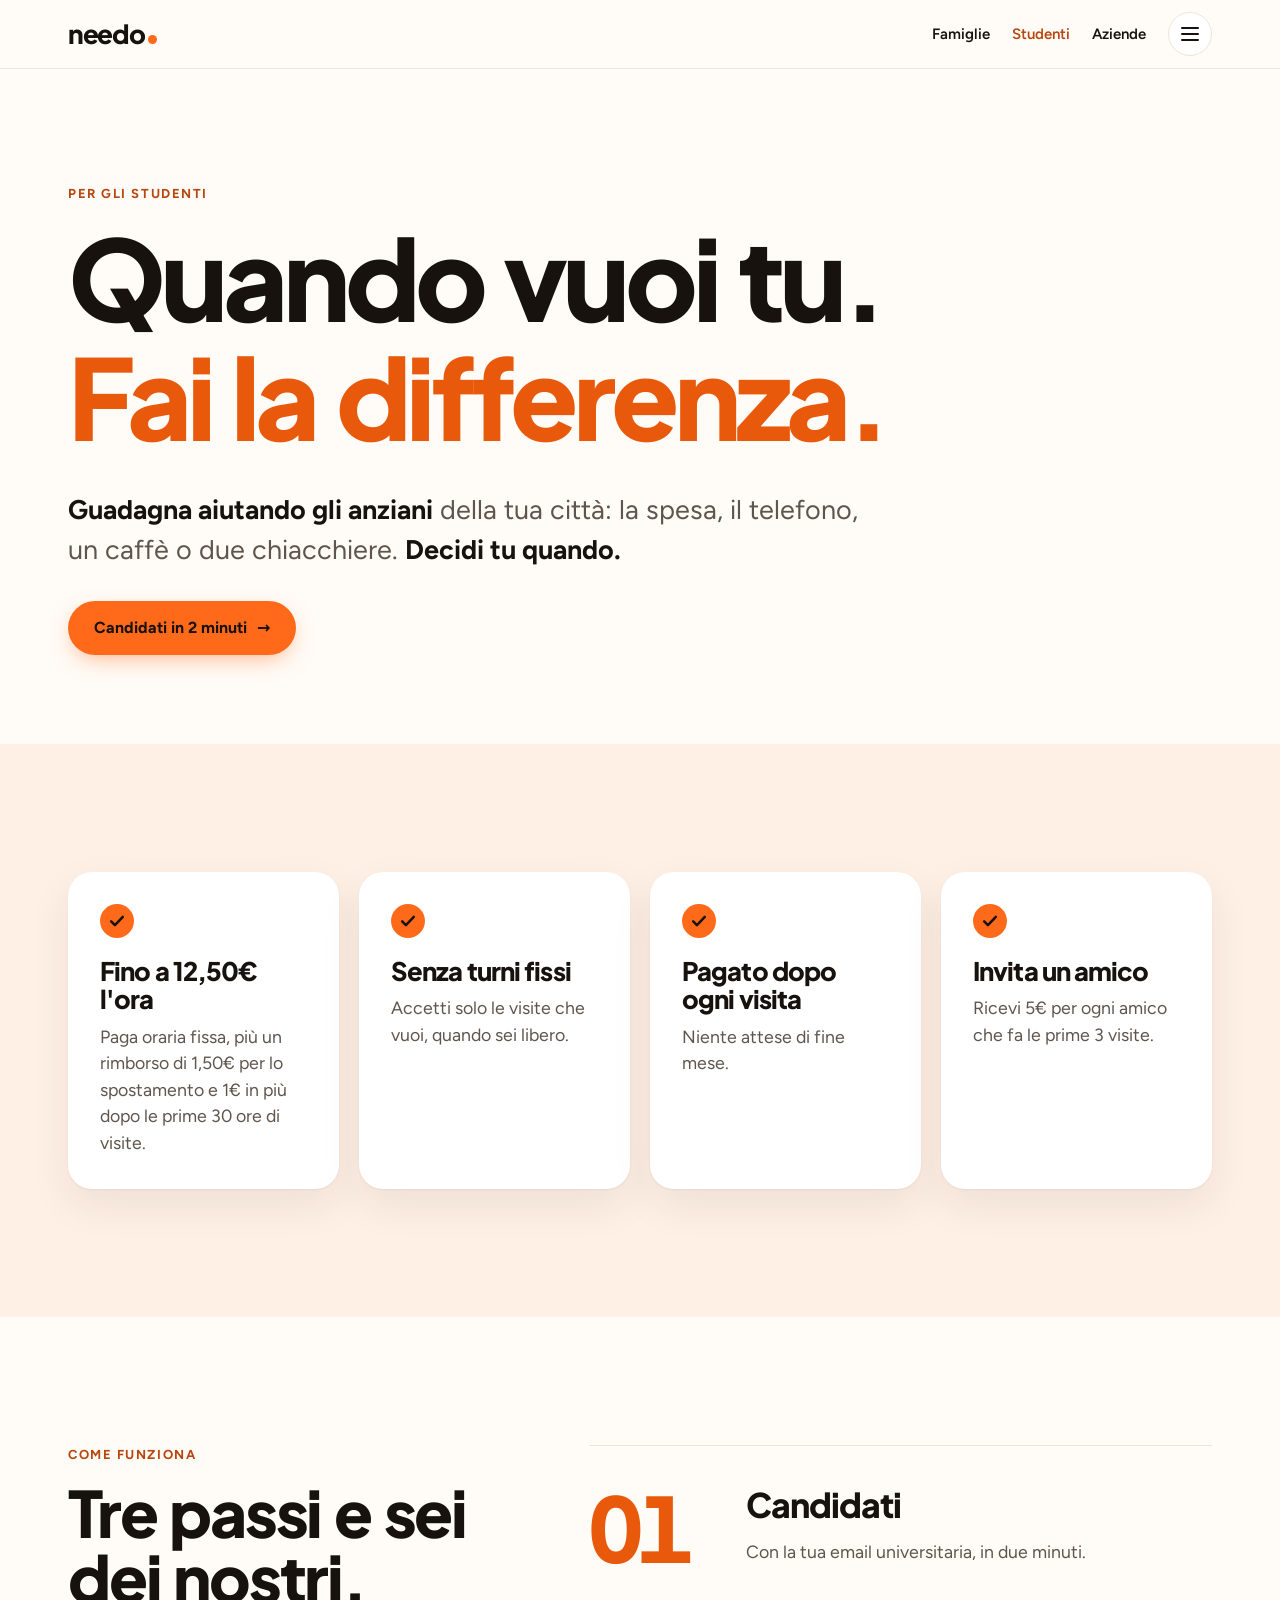
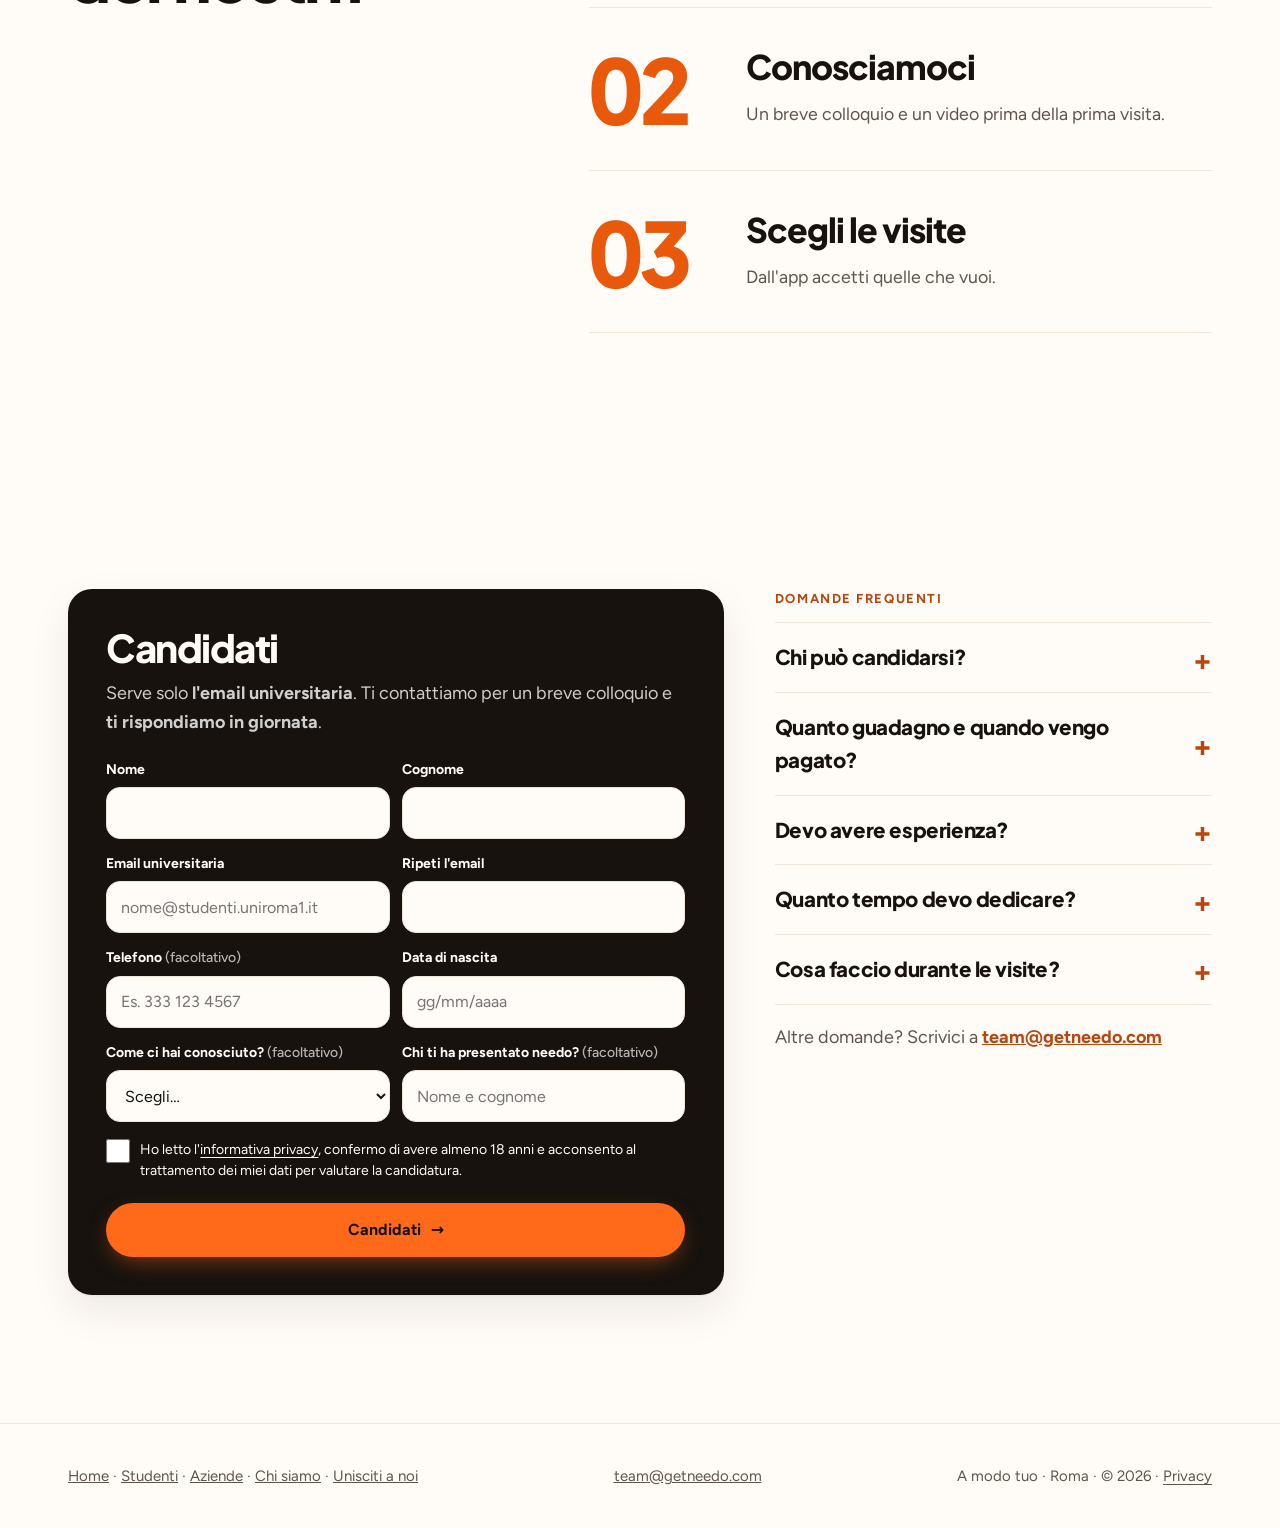
<file: studenti.html>
<!doctype html>
<html lang="it">
<head>
<meta charset="utf-8">
<meta http-equiv="Content-Security-Policy" content="default-src 'self'; script-src 'sha256-x76ArSafxYjxBYNAzT1D55Ko/mKfpIDErqOVM74a4V4=' https://static.cloudflareinsights.com; style-src 'self' 'unsafe-inline'; font-src 'self'; img-src 'self' data:; connect-src 'self' https://cloudflareinsights.com https://script.google.com https://script.googleusercontent.com https://dns.google; form-action 'none'; base-uri 'none'; object-src 'none'; upgrade-insecure-requests">
<meta name="referrer" content="no-referrer">
<meta name="viewport" content="width=device-width, initial-scale=1, viewport-fit=cover">
<title>Studenti: aiuta gli anziani a Roma, fino a 12,50€/ora · needo</title>
<meta name="description" content="Per universitari: guadagna aiutando gli anziani della tua città, quando vuoi tu. Fino a 12,50€/ora, senza turni fissi, pagato dopo ogni visita.">
<meta name="theme-color" content="#FFFBF7" media="(prefers-color-scheme: light)">
<meta name="theme-color" content="#121010" media="(prefers-color-scheme: dark)">
<link rel="icon" type="image/svg+xml" href="/favicon.svg">
<link rel="icon" type="image/png" sizes="32x32" href="/favicon-32.png">
<link rel="apple-touch-icon" href="/apple-touch-icon.png">
<link rel="canonical" href="https://getneedo.com/studenti">
<meta property="og:type" content="website">
<meta property="og:url" content="https://getneedo.com/studenti">
<meta property="og:title" content="Studenti: aiuta gli anziani a Roma, fino a 12,50€/ora · needo">
<meta property="og:description" content="Aiuta gli anziani della tua città quando vuoi tu. Fino a 12,50€/ora, senza turni fissi.">
<meta property="og:image" content="https://getneedo.com/og-image.png">
<meta property="og:locale" content="it_IT">
<meta name="twitter:card" content="summary_large_image">
<script type="application/ld+json">{"@context": "https://schema.org", "@type": "Organization", "name": "needo", "url": "https://getneedo.com/", "logo": "https://getneedo.com/icon-512.png", "email": "team@getneedo.com", "areaServed": {"@type": "City", "name": "Roma"}}</script>
<script type="application/ld+json">{"@context": "https://schema.org", "@type": "Service", "name": "Compagnia e aiuto per anziani a domicilio", "serviceType": "Compagnia e aiuto non sanitario per anziani", "provider": {"@type": "Organization", "name": "needo", "url": "https://getneedo.com/"}, "areaServed": {"@type": "City", "name": "Roma"}, "availableLanguage": "it", "offers": {"@type": "Offer", "priceCurrency": "EUR", "priceSpecification": {"@type": "UnitPriceSpecification", "price": 12.99, "priceCurrency": "EUR", "unitText": "ora", "valueAddedTaxIncluded": true}}}</script>
<script type="application/ld+json">{"@context": "https://schema.org", "@type": "FAQPage", "mainEntity": [{"@type": "Question", "name": "Chi può candidarsi?", "acceptedAnswer": {"@type": "Answer", "text": "Studenti universitari maggiorenni, di qualsiasi corso e ateneo. Ti candidi con la tua email universitaria."}}, {"@type": "Question", "name": "Quanto guadagno e quando vengo pagato?", "acceptedAnswer": {"@type": "Answer", "text": "Fino a 12,50€ l'ora: 9 o 10€ l'ora in base al servizio, più un rimborso di 1,50€ per lo spostamento e 1€ in più dopo le prime 30 ore di visite. Vieni pagato dopo ogni visita completata."}}, {"@type": "Question", "name": "Devo avere esperienza?", "acceptedAnswer": {"@type": "Answer", "text": "No. Servono gentilezza, pazienza e affidabilità: al resto pensiamo noi con un colloquio e una breve formazione."}}, {"@type": "Question", "name": "Quanto tempo devo dedicare?", "acceptedAnswer": {"@type": "Answer", "text": "Quanto vuoi tu. Non ci sono turni fissi né un minimo di ore: scegli le visite che ti interessano dall'app."}}, {"@type": "Question", "name": "Cosa faccio durante le visite?", "acceptedAnswer": {"@type": "Answer", "text": "Aiuti persone anziane con commissioni, accompagnamenti, tecnologia e compagnia, quando vuoi tu. Niente prestazioni sanitarie."}}]}</script>
<link rel="preload" href="/fonts/jakarta-800.woff2" as="font" type="font/woff2" crossorigin>
<link rel="preload" href="/fonts/figtree-400.woff2" as="font" type="font/woff2" crossorigin>
<link rel="stylesheet" href="/fonts/fonts.css">
<style>
:root{
  --bg:#FFFBF7; --surface:#FFFFFF; --soft:#FFF0E5; --ink:#17120E; --muted:#5F554D; --line:#EFE4D9;
  --brand:#FF6A1A; --on-brand:#17120E; --brand-text:#B8460F; --brand-big:#E8590C;
  --why-bg:#FF6A1A; --why-ink:#17120E; --err:#B42318;
  --btn2-bg:#17120E; --btn2-ink:#FFFBF7; --err-dark:#FFB4A6;
  --shadow:0 1px 2px rgba(40,20,10,.05),0 16px 40px rgba(40,20,10,.08);
  --head:'Plus Jakarta Sans',system-ui,sans-serif; --body:'Figtree',system-ui,sans-serif;
  color-scheme:light;
}
@media (prefers-color-scheme: dark){
  :root:not([data-theme="light"]){
    --bg:#121010; --surface:#1D1916; --soft:#26201B; --ink:#F7F1EA; --muted:#B8ADA3; --line:#332B25;
    --brand:#FF7A33; --on-brand:#17120E; --brand-text:#FF8A4C; --brand-big:#FF7A33;
    --why-bg:#FF7A33; --why-ink:#17120E; --err:#FF9B8A;
    --btn2-bg:#F7F1EA; --btn2-ink:#121010; --err-dark:#B42318;
    --shadow:0 1px 2px rgba(0,0,0,.4),0 16px 40px rgba(0,0,0,.4);
    color-scheme:dark;
  }
}
:root[data-theme="dark"]{
  --bg:#121010; --surface:#1D1916; --soft:#26201B; --ink:#F7F1EA; --muted:#B8ADA3; --line:#332B25;
  --brand:#FF7A33; --on-brand:#17120E; --brand-text:#FF8A4C; --brand-big:#FF7A33;
  --why-bg:#FF7A33; --why-ink:#17120E; --err:#FF9B8A;
  --btn2-bg:#F7F1EA; --btn2-ink:#121010; --err-dark:#B42318;
  --shadow:0 1px 2px rgba(0,0,0,.4),0 16px 40px rgba(0,0,0,.4);
  color-scheme:dark;
}
*{box-sizing:border-box}
html{scroll-behavior:smooth;scroll-padding-top:84px}
body{margin:0;background:var(--bg);color:var(--ink);font-family:var(--body);font-size:clamp(16px,.95rem + .25vw,18px);line-height:1.6;-webkit-font-smoothing:antialiased}
.wrap{width:100%;max-width:1240px;margin:0 auto;padding-left:clamp(20px,4vw,48px);padding-right:clamp(20px,4vw,48px)}
h1,h2,h3,h4{margin:0;font-family:var(--head);font-weight:800;letter-spacing:-.035em;line-height:1.02}
p{margin:0}
a{color:var(--brand-text)}
.eyebrow{font-size:13px;font-weight:700;letter-spacing:.12em;text-transform:uppercase;color:var(--brand-text)}

.btn{display:inline-flex;align-items:center;justify-content:center;gap:10px;min-height:54px;padding:0 26px;border-radius:999px;font-family:var(--body);font-weight:700;font-size:16px;line-height:1;text-decoration:none;border:0;cursor:pointer;transition:transform .18s cubic-bezier(.2,.8,.2,1),box-shadow .18s}
.btn:hover{transform:translateY(-2px)}
.btn:focus-visible,.theme-btn:focus-visible,.field input:focus-visible,.field select:focus-visible{outline:3px solid var(--brand);outline-offset:2px}
.btn-primary{background:var(--brand);color:var(--on-brand);box-shadow:0 8px 24px -8px rgba(255,106,26,.6)}
.btn-dark{background:var(--btn2-bg);color:var(--btn2-ink)}
.btn-ghost{background:transparent;color:var(--ink);border:1.5px solid var(--line)}
.btn .arr{transition:transform .18s}
.btn:hover .arr{transform:translateX(3px)}
.btn[disabled]{opacity:.6;cursor:wait;transform:none}

/* nav */
header{position:sticky;top:0;z-index:20;background:color-mix(in srgb,var(--bg) 86%,transparent);backdrop-filter:saturate(1.4) blur(12px);-webkit-backdrop-filter:saturate(1.4) blur(12px);border-bottom:1px solid var(--line)}
.nav{display:flex;align-items:center;justify-content:space-between;height:68px;gap:16px}
.logo{display:flex;align-items:baseline;gap:2px;text-decoration:none;color:var(--ink);font-family:var(--head);font-weight:800;font-size:26px;letter-spacing:-.05em}
.logo i{width:9px;height:9px;border-radius:50%;background:var(--brand);display:inline-block;margin-left:1px}
.links{display:flex;gap:22px;align-items:center}
.links a{color:var(--ink);text-decoration:none;font-weight:600;font-size:15px}
.links a:hover{color:var(--brand-text)}
.links .btn{min-height:44px;padding:0 20px;font-size:15px;color:var(--on-brand)}
@media (max-width:860px){.links .hide-sm{display:none}}
.theme-btn{width:44px;height:44px;flex:none;border-radius:50%;border:1.5px solid var(--line);background:var(--surface);color:var(--ink);display:flex;align-items:center;justify-content:center;cursor:pointer;padding:0}
.theme-btn:hover{border-color:var(--brand)}
.theme-btn svg{width:20px;height:20px;fill:none;stroke:currentColor;stroke-width:1.8;stroke-linecap:round;stroke-linejoin:round}
.theme-btn .sun{display:none}
.is-dark .theme-btn .sun{display:block}
.is-dark .theme-btn .moon{display:none}

/* hero */
.hero{display:grid;grid-template-columns:minmax(0,1.3fr) minmax(0,.7fr);gap:clamp(32px,5vw,72px);align-items:center;padding-top:clamp(40px,7vw,96px);padding-bottom:clamp(56px,8vw,112px)}
@media (max-width:900px){.hero{grid-template-columns:minmax(0,1fr)}}
.hero h1{font-size:clamp(46px,6.6vw,112px);line-height:.94;letter-spacing:-.05em}
@media (max-width:900px){.hero h1{font-size:clamp(46px,13vw,96px)}}
.hero h1 .o{color:var(--brand-big)}
.hero h1{letter-spacing:-.04em!important;word-spacing:.06em}
.hero h1 .p{margin-left:-.07em}
@media (prefers-color-scheme: dark){:root:not([data-theme="light"]) .fact b{color:#C84C12}}
:root[data-theme="dark"] .fact b{color:#C84C12}
@media (prefers-color-scheme: dark){:root:not([data-theme="light"]) .price-main b{color:#C84C12}}
:root[data-theme="dark"] .price-main b{color:#C84C12}
.why blockquote,.head h2,.join-head h2{word-spacing:.05em}
.hero h1 .ln{display:block;overflow:hidden;padding-bottom:.08em;margin-bottom:-.08em}
.hero h1 .ln>span{display:inline-block;transform:translateY(110%);animation:lineUp 1s cubic-bezier(.16,1,.3,1) forwards}
.hero h1 .ln:nth-child(2)>span{animation-delay:.12s}
.hero h1 .ln:nth-child(3)>span{animation-delay:.24s}
@keyframes lineUp{to{transform:none}}
::selection{background:var(--brand);color:var(--on-brand)}
.story{transition:transform .5s cubic-bezier(.16,1,.3,1);will-change:transform}
.why{margin:0 clamp(8px,1.6vw,24px);border-radius:clamp(28px,4vw,56px)}
.bigmark{font-family:var(--head);font-weight:800;font-size:clamp(96px,25vw,380px);letter-spacing:-.075em;line-height:.78;color:var(--ink);white-space:nowrap;padding:clamp(24px,4vw,56px) 0 clamp(20px,3vw,40px);user-select:none}
.bigmark i{display:inline-block;width:.16em;height:.16em;border-radius:50%;background:var(--brand);margin-left:.02em}
.btn-primary:hover{box-shadow:0 14px 34px -10px rgba(255,106,26,.75)}
@media (prefers-reduced-motion: reduce){.hero h1 .ln>span{animation:none;transform:none}.story{transition:none}}
.lead{font-size:clamp(18px,1rem + .5vw,22px);color:var(--muted);max-width:32em;margin-top:clamp(20px,3vw,32px);line-height:1.5}
.ctas{display:flex;flex-wrap:wrap;gap:12px;margin-top:32px}
.note{display:inline-flex;align-items:center;gap:10px;margin-top:22px;font-size:15px;font-weight:600;color:var(--ink)}
.note i{width:8px;height:8px;border-radius:50%;background:var(--brand);box-shadow:0 0 0 0 rgba(255,106,26,.6);animation:pulse 2s infinite}
@keyframes pulse{0%{box-shadow:0 0 0 0 rgba(255,106,26,.55)}70%{box-shadow:0 0 0 10px rgba(255,106,26,0)}100%{box-shadow:0 0 0 0 rgba(255,106,26,0)}}

.stage{position:relative;padding:30px 0}
.stage::before{content:"";position:absolute;inset:0 0 0 28px;border-radius:44px;background:var(--brand);opacity:.14}
.stage::after{content:"";position:absolute;width:110px;height:110px;right:-6px;top:-18px;border-radius:50%;background:var(--brand)}
.card{background:var(--surface);border-radius:24px;box-shadow:var(--shadow);padding:22px}
.stack{position:relative;z-index:1;display:flex;flex-direction:column;gap:14px;padding-right:22px}
.ping{align-self:flex-start;display:flex;align-items:center;gap:10px;padding:12px 18px;border-radius:999px;font-size:14px;font-weight:700}
.ping i{width:10px;height:10px;border-radius:50%;background:#1F9D55;display:block}
.ping small{color:var(--muted);font-weight:500;font-size:14px}
.story{margin-left:28px}
.who{display:flex;align-items:center;gap:12px;margin-bottom:12px}
.avatar{width:44px;height:44px;border-radius:50%;display:flex;align-items:center;justify-content:center;font-weight:800;color:var(--on-brand);background:var(--brand);flex:none;font-family:var(--head)}
.who b{display:block;font-size:15px;line-height:1.3}
.who small{display:block;color:var(--muted);font-size:13px}
.quote{font-size:clamp(16px,1rem + .2vw,18px);line-height:1.55}
.tags{display:flex;flex-wrap:wrap;gap:6px;margin-top:14px}
.tag{background:var(--soft);border-radius:999px;padding:5px 12px;font-size:13px;font-weight:600}
.mini{align-self:flex-end;padding:16px 20px;min-width:210px}
.mini small{display:block;color:var(--muted);font-size:13px}
.mini b{display:block;font-family:var(--head);font-size:22px;letter-spacing:-.02em;margin:2px 0}

/* marquee */
.marquee{border-top:1px solid var(--line);border-bottom:1px solid var(--line);overflow:hidden;padding:18px 0;background:var(--surface)}
.track{display:flex;gap:40px;width:max-content;animation:slide 28s linear infinite}
.track span{font-family:var(--head);font-weight:800;font-size:clamp(22px,3vw,34px);letter-spacing:-.03em;white-space:nowrap;display:flex;align-items:center;gap:40px}
.track span::after{content:"";width:12px;height:12px;border-radius:50%;background:var(--brand);display:block}
@keyframes slide{to{transform:translateX(-50%)}}

/* sections */
section{padding:clamp(64px,10vw,128px) 0}
.why{background:var(--why-bg);color:var(--why-ink)}
.why .eyebrow{color:var(--why-ink);opacity:.75}
.why blockquote{margin:22px 0 0;font-family:var(--head);font-weight:800;font-size:clamp(34px,5.6vw,80px);line-height:1.02;letter-spacing:-.045em;max-width:15em}
.head{margin-bottom:clamp(32px,5vw,64px)}
.head h2{font-size:clamp(34px,5.4vw,72px);margin-top:14px;max-width:14em}

.steps{display:grid;grid-template-columns:repeat(3,minmax(0,1fr));gap:clamp(14px,2vw,24px)}
@media (max-width:900px){.steps{grid-template-columns:minmax(0,1fr)}}
.step{border-top:2px solid var(--ink);padding-top:22px}
.step .num{font-family:var(--head);font-weight:800;font-size:clamp(44px,5vw,64px);letter-spacing:-.05em;color:var(--brand-big);line-height:1}
.step h3{font-size:clamp(22px,1.2rem + .6vw,28px);margin-top:18px;letter-spacing:-.03em;line-height:1.1}
.step p{color:var(--muted);margin-top:10px}

.whatbg{background:var(--soft)}
.svcs{display:grid;grid-template-columns:repeat(4,minmax(0,1fr));gap:clamp(14px,1.6vw,20px)}
@media (max-width:1000px){.svcs{grid-template-columns:repeat(2,minmax(0,1fr))}}
@media (max-width:560px){.svcs{grid-template-columns:minmax(0,1fr)}}
.svc{padding:clamp(22px,2.4vw,30px);display:flex;flex-direction:column;gap:14px;transition:transform .2s cubic-bezier(.2,.8,.2,1)}
.svc:hover{transform:translateY(-4px)}
.ic{width:52px;height:52px;border-radius:16px;background:var(--brand);display:flex;align-items:center;justify-content:center;flex:none}
.ic svg{width:26px;height:26px;stroke:var(--on-brand);fill:none;stroke-width:1.9;stroke-linecap:round;stroke-linejoin:round}
.svc h3{font-size:clamp(20px,1.1rem + .4vw,24px);letter-spacing:-.03em;line-height:1.1}
.svc p{color:var(--muted);font-size:clamp(15px,.9rem + .15vw,16px)}
.facts{display:grid;grid-template-columns:repeat(2,minmax(0,1fr));gap:clamp(14px,1.6vw,20px);margin-top:clamp(14px,1.6vw,20px)}
@media (max-width:700px){.facts{grid-template-columns:minmax(0,1fr)}}
.fact{padding:clamp(24px,3vw,36px)}
.fact small{color:var(--muted);font-size:13px;font-weight:700;letter-spacing:.1em;text-transform:uppercase}
.fact b{display:block;font-family:var(--head);font-weight:800;font-size:clamp(40px,5vw,64px);letter-spacing:-.05em;line-height:1;margin-top:10px}
.fact p{color:var(--muted);margin-top:10px}
.offers{margin-top:clamp(28px,4vw,48px)}
.offers .grid{display:grid;grid-template-columns:repeat(3,minmax(0,1fr));gap:clamp(14px,1.6vw,20px);margin-top:14px}
@media (max-width:760px){.offers .grid{grid-template-columns:minmax(0,1fr)}}
.offer{padding:clamp(20px,2.4vw,28px)}
.offer h3{font-size:clamp(20px,1.6vw,24px)}
.offer p{color:var(--muted);margin-top:8px}
.offers .note{font-size:14px;color:var(--muted);margin-top:12px}
.faq{max-width:860px}
.faq details{border-top:1.5px solid var(--line);padding:18px 0}
.faq details:last-child{border-bottom:1.5px solid var(--line)}
.faq summary{cursor:pointer;list-style:none;font-family:var(--head);font-weight:800;font-size:clamp(19px,1.6vw,23px);letter-spacing:-.02em;display:flex;justify-content:space-between;gap:16px;align-items:center}
.faq summary::-webkit-details-marker{display:none}
.faq summary::after{content:"+";font-size:28px;line-height:1;color:var(--brand-text);flex:none;transition:transform .2s}
.faq details[open] summary::after{transform:rotate(45deg)}
.faq details p{color:var(--muted);margin-top:10px;max-width:46em}
.foot .contact a{color:var(--muted)}

/* forms */
.join{display:grid;grid-template-columns:repeat(2,minmax(0,1fr));gap:clamp(16px,2vw,24px)}
@media (max-width:900px){.join{grid-template-columns:minmax(0,1fr)}}
.form{padding:clamp(22px,3vw,40px)}
.form h3{font-size:clamp(28px,3vw,40px);letter-spacing:-.04em}
.form .intro{color:var(--muted);margin:12px 0 22px}
.form-dark{background:var(--btn2-bg);color:var(--btn2-ink)}
.form-dark .intro,.form-dark .field label{color:inherit}
.form-dark .intro{opacity:.8}
.field{display:flex;flex-direction:column;gap:6px;margin-bottom:14px;min-width:0}
.field label{font-size:14px;font-weight:700}
.field input,.field select{font-family:var(--body);font-size:16px;color:var(--ink);background:var(--bg);border:1.5px solid var(--line);border-radius:14px;min-height:52px;padding:0 14px;width:100%;scroll-margin-top:96px}
.field.invalid input{border-color:var(--err);border-width:2px}
.err{font-size:14px;line-height:1.4;color:var(--err);margin:0;font-weight:600}
.form-dark .err,.form-dark .fail{color:var(--err-dark)}
.err[hidden],.extra[hidden]{display:none}
.fix{font:inherit;font-weight:800;color:inherit;background:none;border:0;padding:0;margin-left:4px;cursor:pointer;text-decoration:underline;text-underline-offset:3px}
.row2{display:grid;grid-template-columns:repeat(2,minmax(0,1fr));gap:12px}
@media (max-width:480px){.row2{grid-template-columns:minmax(0,1fr)}}
.form .btn{width:100%;margin-top:6px}
.perks{display:flex;flex-direction:column;gap:10px;margin:0 0 22px;padding:0;list-style:none}
.perks li{display:flex;gap:10px;align-items:center;font-size:17px;font-weight:600}
.perks svg{flex:none;width:22px;height:22px;stroke:var(--brand);fill:none;stroke-width:2.4;stroke-linecap:round;stroke-linejoin:round}
.hint{font-size:13px;opacity:.75;margin-top:-6px;margin-bottom:14px}
.done{display:none;text-align:center;padding:28px 0 8px}
.done .ic{margin:0 auto 16px;width:64px;height:64px;border-radius:50%}
.done h4{font-size:28px;letter-spacing:-.03em}
.done p{margin-top:8px;opacity:.8}
.callback{margin-top:clamp(16px,2vw,24px);padding:clamp(22px,3vw,36px);display:grid;grid-template-columns:minmax(0,1fr) minmax(0,1.8fr);gap:clamp(16px,3vw,40px);align-items:start;background:var(--soft);box-shadow:none}
@media (max-width:900px){.callback{grid-template-columns:minmax(0,1fr)}}
.callback h3{font-size:clamp(24px,2.4vw,32px);letter-spacing:-.035em;line-height:1.1}
.callback .cb-text p{color:var(--muted);margin-top:10px}
.row3{display:grid;grid-template-columns:repeat(3,minmax(0,1fr));gap:12px}
@media (max-width:700px){.row3{grid-template-columns:minmax(0,1fr)}}
.callback .btn{width:auto;margin-top:6px}
@media (max-width:480px){.callback .btn{width:100%}}
.cb-done{font-size:18px;line-height:1.5;padding:8px 0}
.cb-done b{display:block;font-family:var(--head);font-size:22px;letter-spacing:-.02em;margin-bottom:4px}
.field select:invalid,.field input:invalid{box-shadow:none}

/* nav v4: Famiglie / Studenti / Aziende + menu */
.links{position:relative}
.menu-btn{width:44px;height:44px;border-radius:50%;border:1.5px solid var(--line);background:var(--surface);display:inline-flex;flex-direction:column;align-items:center;justify-content:center;gap:4px;cursor:pointer;padding:0}
.menu-btn span{display:block;width:18px;height:2px;border-radius:2px;background:var(--ink);transition:transform .25s ease,opacity .2s ease}
.menu-btn[aria-expanded="true"] span:nth-child(1){transform:translateY(6px) rotate(45deg)}
.menu-btn[aria-expanded="true"] span:nth-child(2){opacity:0}
.menu-btn[aria-expanded="true"] span:nth-child(3){transform:translateY(-6px) rotate(-45deg)}
.menu-btn:focus-visible{outline:3px solid var(--brand);outline-offset:2px}
.menu{position:absolute;right:0;top:calc(100% + 10px);min-width:220px;background:var(--surface);border:1px solid var(--line);border-radius:20px;box-shadow:0 18px 40px -18px rgba(23,18,14,.35);padding:8px;display:flex;flex-direction:column;z-index:30}
.menu[hidden]{display:none}
.menu a{padding:12px 14px;border-radius:12px;font-size:17px;font-weight:700;color:var(--ink);text-decoration:none}
.menu a:hover,.menu a:focus-visible{background:var(--soft);color:var(--brand-text);outline:none}
.menu .only-sm{display:none}
@media (max-width:860px){.menu .only-sm{display:block}}
.js .faq-more:not(.open){display:none}
.faq-more{margin-top:0}
.faq-toggle{display:none;margin:22px auto 0;align-items:center;gap:8px;font:inherit;font-weight:700;font-size:16px;color:var(--ink);background:var(--surface);border:1.5px solid var(--line);border-radius:999px;padding:10px 18px;cursor:pointer}
.js .faq-toggle{display:flex}
.faq-toggle:hover{border-color:var(--brand)}
.faq-toggle:focus-visible{outline:3px solid var(--brand);outline-offset:2px}
.faq-toggle svg{width:18px;height:18px;fill:none;stroke:currentColor;stroke-width:2.4;stroke-linecap:round;stroke-linejoin:round;transition:transform .25s ease}
.faq-toggle[aria-expanded="true"] svg{transform:rotate(180deg)}
.more{margin-top:clamp(28px,4vw,44px);padding:clamp(22px,3vw,32px);border-radius:24px;background:var(--soft)}
.more h3{font-size:clamp(22px,2vw,28px);letter-spacing:-.03em}
.more p{margin-top:8px;color:var(--muted);font-size:17px}
.more a{color:var(--brand-text);font-weight:700}

/* v5: hero più pulito, blocco prezzo unico */
.biz-link{display:inline-block;margin-top:18px;font-weight:700;font-size:16px;color:var(--brand-text);text-decoration:none}
.biz-link:hover{text-decoration:underline;text-underline-offset:4px}
.trust{list-style:none;padding:0;margin:clamp(22px,3vw,32px) 0 0;display:flex;flex-wrap:wrap;gap:10px 22px}
.trust li{display:flex;align-items:center;gap:8px;font-size:15px;font-weight:600;color:var(--muted)}
.trust svg{width:18px;height:18px;flex:none;fill:none;stroke:var(--brand);stroke-width:2.6;stroke-linecap:round;stroke-linejoin:round}
.price{margin-top:clamp(40px,6vw,72px);display:grid;grid-template-columns:minmax(0,1fr) minmax(0,1.25fr);border-radius:clamp(24px,3vw,36px);overflow:hidden;background:var(--btn2-bg);color:var(--btn2-ink)}
@media (max-width:820px){.price{grid-template-columns:minmax(0,1fr)}}
.price .lab{display:block;font-size:13px;font-weight:700;letter-spacing:.12em;text-transform:uppercase;opacity:.7}
.price-main{padding:clamp(28px,4vw,52px)}
.price-main b{display:block;font-family:var(--head);font-weight:800;font-size:clamp(52px,6.4vw,92px);line-height:.95;letter-spacing:-.055em;color:var(--brand);margin-top:12px;white-space:nowrap}
.price-main b small{font-size:.38em;letter-spacing:-.02em;margin-left:4px;opacity:.9}
.price-main p{margin-top:12px;font-size:17px;opacity:.8}
.price-main .where{display:flex;align-items:center;gap:10px;margin-top:22px;font-weight:700;opacity:1}
.price-main .dot{width:10px;height:10px;border-radius:50%;background:var(--brand);box-shadow:0 0 0 6px color-mix(in srgb,var(--brand) 25%,transparent)}
.price-offers{padding:clamp(28px,4vw,52px);background:color-mix(in srgb,var(--btn2-ink) 6%,transparent);border-left:1px solid color-mix(in srgb,var(--btn2-ink) 12%,transparent)}
@media (max-width:820px){.price-offers{border-left:0;border-top:1px solid color-mix(in srgb,var(--btn2-ink) 12%,transparent)}}
.price-offers ul{list-style:none;padding:0;margin:18px 0 0;display:flex;flex-direction:column;gap:18px}
.price-offers li{display:flex;gap:14px;align-items:flex-start}
.price-offers li svg{flex:none;width:26px;height:26px;padding:4px;border-radius:50%;background:var(--brand);fill:none;stroke:var(--on-brand);stroke-width:3;stroke-linecap:round;stroke-linejoin:round;margin-top:2px}
.price-offers li b{display:block;font-family:var(--head);font-weight:800;font-size:clamp(19px,1.1rem + .4vw,24px);letter-spacing:-.025em;line-height:1.15}
.price-offers li span{display:block;opacity:.75;font-size:16px;margin-top:3px}

/* v6 */
.trust li{white-space:nowrap}
.join{grid-template-columns:minmax(0,1.15fr) minmax(0,.85fr)!important;align-items:start}
@media (max-width:900px){.join{grid-template-columns:minmax(0,1fr)!important}}
.side{display:flex;flex-direction:column;gap:clamp(14px,1.6vw,20px)}
.side .callback{margin-top:0;grid-template-columns:minmax(0,1fr)!important;gap:16px}
.side .callback .row3{grid-template-columns:minmax(0,1fr)}
.side .callback .btn{width:100%}
.side-stud{padding:clamp(22px,3vw,32px);background:var(--btn2-bg);color:var(--btn2-ink);display:flex;flex-direction:column;gap:10px;align-items:flex-start}
.side-stud h3{font-size:clamp(24px,2.4vw,30px);letter-spacing:-.035em}
.side-stud p{opacity:.8;font-size:16px}
.side-stud .btn{color:inherit;border-color:color-mix(in srgb,currentColor 30%,transparent);margin-top:4px}
.price-main b{font-size:clamp(40px,10.5vw,92px);white-space:normal}
.price-main b small{white-space:nowrap}
.price-offers li b{font-size:clamp(18px,1rem + .5vw,23px)}
.price-offers li{align-items:center}

.stu-hero{padding-top:clamp(56px,9vw,128px);padding-bottom:clamp(48px,7vw,96px)}
.stu-hero h1{font-size:clamp(46px,8.4vw,120px);line-height:.94;letter-spacing:-.05em;margin-top:16px}
.stu-hero h1 .o{color:var(--brand-big)}
.stu-hero h1 .ln{display:block;padding-bottom:.06em}
.stu-hero h1{word-spacing:.05em;line-height:1;letter-spacing:-.03em}
@media (max-width:600px){.stu-hero h1{font-size:clamp(40px,11.5vw,64px)}}
.stu-perks{display:grid;grid-template-columns:repeat(4,minmax(0,1fr));gap:clamp(14px,1.6vw,20px)}
@media (max-width:1000px){.stu-perks{grid-template-columns:repeat(2,minmax(0,1fr))}}
@media (max-width:520px){.stu-perks{grid-template-columns:minmax(0,1fr)}}
.perk{padding:clamp(22px,2.6vw,32px);display:flex;flex-direction:column;gap:10px}
.perk .pk svg{width:34px;height:34px;padding:7px;border-radius:50%;background:var(--brand);fill:none;stroke:var(--on-brand);stroke-width:3;stroke-linecap:round;stroke-linejoin:round}
.perk h3{font-size:clamp(22px,2vw,28px);letter-spacing:-.035em}
.perk p{color:var(--muted);font-size:16px;line-height:1.45}
.stu-join{display:grid;grid-template-columns:minmax(0,1.2fr) minmax(0,.8fr);gap:clamp(24px,4vw,56px);align-items:start}
@media (max-width:900px){.stu-join{grid-template-columns:minmax(0,1fr)}}
.stu-faq .faq{margin-top:12px}
.stu-more{margin-top:18px;color:var(--muted)}
.stu-more a{color:var(--brand-text);font-weight:700}
.links a.cur{color:var(--brand-text)}
.sent form{display:none}
.sent .done{display:block}
.fail{color:var(--err);font-weight:600;font-size:14px;margin-top:10px;line-height:1.45}
.fail a{color:inherit;font-weight:800}
.hp{position:absolute!important;left:-9999px;width:1px;height:1px;overflow:hidden}
.field .opt{font-weight:500;opacity:.7}
.done .to{font-weight:800;word-break:break-all}
.done .tip{font-size:14px;margin-top:12px}
.done .acts{display:flex;flex-wrap:wrap;gap:10px;justify-content:center;margin-top:20px}
.done .acts .btn{width:auto;min-height:46px;padding:0 20px;font-size:15px;margin:0}
.form-dark .btn-ghost{color:inherit;border-color:color-mix(in srgb,currentColor 30%,transparent)}
.done .note{font-size:14px;font-weight:600;margin-top:14px;min-height:1.4em}
.btn[disabled]{opacity:.6;cursor:default;transform:none}
dialog.verify{width:min(480px,calc(100% - 32px));border:0;border-radius:24px;padding:36px 28px 30px;background:var(--surface);color:var(--ink);box-shadow:0 30px 80px rgba(0,0,0,.35);text-align:center}
dialog.verify::backdrop{background:rgba(10,8,6,.55)}
dialog.verify .ic{margin:0 auto 16px;width:64px;height:64px;border-radius:50%;background:var(--brand);display:flex;align-items:center;justify-content:center}
dialog.verify .ic svg{width:30px;height:30px;stroke:var(--on-brand);fill:none;stroke-width:2.6;stroke-linecap:round;stroke-linejoin:round}
dialog.verify h2{font-size:28px;letter-spacing:-.03em}
dialog.verify p{color:var(--muted);margin-top:10px}
dialog.verify .btn{margin-top:22px}
.spin{width:30px;height:30px;border-radius:50%;border:3px solid color-mix(in srgb,var(--on-brand) 25%,transparent);border-top-color:var(--on-brand);animation:sp 0.9s linear infinite}
@keyframes sp{to{transform:rotate(360deg)}}

/* privacy */
.check{display:flex;gap:10px;align-items:flex-start;font-size:14px;line-height:1.45;margin:4px 0 16px}
.check input{width:20px;height:20px;flex:none;margin:1px 0 0;accent-color:var(--brand);cursor:pointer}
.check a,.linkbtn{color:inherit;font-weight:700;text-decoration:underline;text-underline-offset:3px}
.linkbtn{background:none;border:0;padding:0;font:inherit;cursor:pointer}
dialog.priv{width:min(720px,calc(100% - 32px));max-height:min(80vh,800px);border:0;border-radius:24px;padding:0;background:var(--surface);color:var(--ink);box-shadow:0 30px 80px rgba(0,0,0,.35)}
dialog.priv::backdrop{background:rgba(10,8,6,.55)}
.priv-in{padding:clamp(22px,4vw,40px);overflow:auto;max-height:min(80vh,800px)}
.priv h2{font-size:clamp(26px,3vw,34px);letter-spacing:-.03em;margin-bottom:6px}
.priv h3{font-size:17px;letter-spacing:-.01em;margin:22px 0 6px;font-family:var(--head)}
.priv p,.priv li{font-size:15px;color:var(--muted)}
.priv ul{padding-left:20px;margin:6px 0}
.priv .close{position:sticky;top:0;float:right;width:44px;height:44px;border-radius:50%;border:1.5px solid var(--line);background:var(--surface);color:var(--ink);font-size:22px;cursor:pointer;line-height:1}
.foot a,.foot .linkbtn{color:var(--muted)}

footer{padding:40px 0 calc(40px + env(safe-area-inset-bottom, 0px));border-top:1px solid var(--line)}
.foot{display:flex;flex-wrap:wrap;gap:12px;justify-content:space-between;align-items:center;color:var(--muted);font-size:15px}

/* ===== v2: bolder, Bending-Spoons-like ===== */
.progress{position:absolute;left:0;bottom:-1px;height:3px;width:100%;background:var(--brand);transform-origin:0 50%;transform:scaleX(0)}
header .nav{transition:height .25s ease}
header.scrolled .nav{height:58px}

.rot{margin-top:18px;font-family:var(--head);font-weight:800;font-size:clamp(20px,1.1rem + .9vw,30px);letter-spacing:-.03em;line-height:1.2}
.rot .w{display:inline-block;color:var(--brand-text);border-bottom:3px solid var(--brand);transition:opacity .25s ease,transform .25s ease}
.rot .w.out{opacity:0;transform:translateY(10px)}

@keyframes float{0%,100%{transform:translateY(0)}50%{transform:translateY(-8px)}}

.marquee{background:var(--btn2-bg);color:var(--btn2-ink);border:0;padding:26px 0}
.marquee .track span{font-size:clamp(28px,4.4vw,56px)}

.why{padding:clamp(80px,14vw,180px) 0}
.why blockquote{font-size:clamp(38px,6.4vw,96px);max-width:13.5em}
.why .why-sub{margin-top:clamp(20px,3vw,36px);font-size:clamp(20px,1.2rem + .7vw,30px);line-height:1.35;font-weight:600;max-width:26em;color:var(--why-ink)}
.why .wd{opacity:.22;transition:opacity .25s linear}
.why .wd.on{opacity:1}

@media (min-width:1000px){
  #come .wrap{display:grid;grid-template-columns:minmax(0,5fr) minmax(0,7fr);gap:clamp(40px,6vw,96px);align-items:start}
  #come .head{position:sticky;top:110px;margin:0}
  #come .steps{grid-template-columns:minmax(0,1fr);gap:0}
}
#come .step{display:grid;grid-template-columns:auto minmax(0,1fr);column-gap:clamp(18px,3vw,36px);padding:clamp(22px,3vw,36px) 0;border-top:1.5px solid var(--line)}
#come .step:last-child{border-bottom:1.5px solid var(--line)}
#come .step .num{grid-row:span 2;font-size:clamp(56px,7vw,104px)}
#come .step h3{margin-top:4px;font-size:clamp(24px,1.4rem + .9vw,36px)}

#servizi .svcs{grid-template-columns:minmax(0,1fr);gap:0}
#servizi .svc{flex-direction:row;align-items:center;gap:clamp(16px,3vw,40px);background:transparent;box-shadow:none;border-radius:0;border-top:1.5px solid var(--ink);padding:clamp(22px,3vw,34px) clamp(8px,1.5vw,20px);position:relative;transition:background .25s ease,color .25s ease,padding .25s ease}
#servizi .svc:last-child{border-bottom:1.5px solid var(--ink)}
#servizi .svc h3{font-size:clamp(24px,3.1vw,46px);letter-spacing:-.04em;min-width:0;line-height:1.05}
#servizi .svc{display:grid;grid-template-columns:52px minmax(0,1fr) minmax(0,24em);column-gap:clamp(16px,3vw,40px);align-items:center}
#servizi .svc p{margin:0;max-width:none;text-align:left;font-size:clamp(16px,.95rem + .2vw,18px);line-height:1.5;color:var(--muted)}
#servizi .svc:hover{transform:none}
@media (max-width:860px){
  #servizi .svc{grid-template-columns:52px minmax(0,1fr);row-gap:8px;align-items:start}
  #servizi .svc h3{padding-top:10px}
  #servizi .svc p{grid-column:2}
}

.facts{margin-top:clamp(40px,6vw,72px)}
.fact{background:var(--btn2-bg);color:var(--btn2-ink);box-shadow:none}
.fact small,.fact p{color:inherit;opacity:.72}
.fact b{font-size:clamp(36px,4.4vw,72px);color:var(--brand);white-space:nowrap;letter-spacing:-.04em}

.join-head{margin-bottom:clamp(32px,5vw,56px)}
.join-head h2{font-size:clamp(44px,8vw,120px);letter-spacing:-.055em;line-height:.95;margin-top:14px}
.join-head h2 span{color:var(--brand-big)}

@media (prefers-reduced-motion: reduce){
  .stack .card{animation:none}
  .why .wd{opacity:1}
  .rot .w{transition:none}
}

/* reveal */
.js .rv{opacity:0;transform:translateY(28px);transition:opacity .7s cubic-bezier(.2,.8,.2,1),transform .7s cubic-bezier(.2,.8,.2,1)}
.js .rv.in{opacity:1;transform:none}
.js .rv.d1{transition-delay:.08s}.js .rv.d2{transition-delay:.16s}.js .rv.d3{transition-delay:.24s}
@media (prefers-reduced-motion: reduce){
  .js .rv{opacity:1;transform:none;transition:none}
  .track,.note i{animation:none}
  .btn,.svc{transition:none}
}

/* v6 hero: card stack più ricco */
.stage{padding:44px 0 40px}
.stage::before{inset:0 0 0 28px;border-radius:44px;opacity:1;background:radial-gradient(120% 90% at 85% 0%,color-mix(in srgb,var(--brand) 32%,transparent) 0,transparent 60%),color-mix(in srgb,var(--brand) 10%,transparent)}
.stage::after{display:none}
.stack{gap:16px;padding-right:0;max-width:430px;margin-left:auto}
.stack .card{border:1px solid color-mix(in srgb,var(--ink) 7%,transparent)}
.ping,.next{display:flex;align-items:center;gap:12px;padding:14px 16px;border-radius:20px;width:max-content;max-width:100%}
.ping{margin-left:-10px;transform:rotate(-1.5deg)}
.next{margin-left:auto;margin-right:-10px;transform:rotate(1.5deg)}
.ping b,.next b{display:block;font-size:15px;line-height:1.25}
.ping small,.next small{display:block;color:var(--muted);font-size:13px}
.ping .dot{width:34px;height:34px;border-radius:50%;background:#1F9D55;display:grid;place-items:center;flex:none}
.ping .dot svg{width:18px;height:18px;fill:none;stroke:#fff;stroke-width:3;stroke-linecap:round;stroke-linejoin:round}
.ping .now{margin-left:8px;font-size:12px;color:var(--muted);align-self:flex-start}
.next .cal{width:40px;border-radius:10px;overflow:hidden;text-align:center;flex:none;background:var(--soft)}
.next .cal small{display:block;background:var(--brand);color:var(--on-brand);font-size:10px;font-weight:800;letter-spacing:.08em;padding:2px 0;margin:0}
.next .cal b{display:block;font-family:var(--head);font-size:17px;padding:3px 0 4px}
.story{margin-left:28px}
@media (max-width:900px){.stack{max-width:none;margin:0}.stage{margin:0 -4px}.ping{margin-left:12px}.next{margin-right:6px}}
@media (prefers-reduced-motion:no-preference){.ping{animation:pingIn .7s .5s cubic-bezier(.16,1,.3,1) both}.next{animation:pingIn .7s .8s cubic-bezier(.16,1,.3,1) both}}
@keyframes pingIn{from{opacity:0;translate:0 14px}to{opacity:1;translate:0 0}}


.sr-only{position:absolute!important;width:1px!important;height:1px!important;padding:0!important;margin:-1px!important;overflow:hidden!important;clip:rect(0,0,0,0)!important;white-space:nowrap!important;border:0!important}
/* v7 */
#come .step,.step{grid-template-columns:clamp(76px,9.4vw,140px) minmax(0,1fr)}
.step .num{font-variant-numeric:tabular-nums}
@media (max-width:640px){
  #come .step,.step{display:block}
  #come .step .num,.step .num{font-size:56px;margin-bottom:12px}
}
.price-main{container-type:inline-size}
.price-main b{white-space:nowrap!important;font-size:clamp(34px,var(--pfs,16cqi),92px)!important}
.price-main .where{margin-top:26px}
.price-offers ul{gap:0;margin-top:14px}
.price-offers li{padding:20px 0;border-top:1px solid color-mix(in srgb,var(--btn2-ink) 10%,transparent)}
.price-offers li:first-child{border-top:0}
.price-offers li:last-child{padding-bottom:0}
.price-offers li svg{width:30px;height:30px;padding:5px}
.price-main{position:relative;overflow:hidden}
.price-main::after{content:"";position:absolute;width:260px;height:260px;right:-90px;bottom:-110px;border-radius:50%;background:radial-gradient(circle,color-mix(in srgb,var(--brand) 38%,transparent),transparent 70%);pointer-events:none}
@media (prefers-reduced-motion:no-preference){.price-main::after{animation:glow 7s ease-in-out infinite alternate}}
@keyframes glow{from{transform:translate(0,0) scale(1)}to{transform:translate(-40px,-30px) scale(1.25)}}
/* nastro di servizi */
.marq{overflow:hidden;padding:clamp(18px,2.4vw,28px) 0;margin:0 0 clamp(18px,2.4vw,28px);-webkit-mask-image:linear-gradient(90deg,transparent,#000 8%,#000 92%,transparent);mask-image:linear-gradient(90deg,transparent,#000 8%,#000 92%,transparent)}
.marq-t{display:flex;gap:12px;width:max-content}
.marq span{flex:none;font-family:var(--head);font-weight:700;font-size:clamp(16px,1rem + .35vw,21px);letter-spacing:-.02em;padding:10px 20px;border-radius:999px;background:var(--surface);box-shadow:0 1px 0 color-mix(in srgb,var(--ink) 8%,transparent),0 6px 18px -10px color-mix(in srgb,var(--ink) 30%,transparent);border:1px solid color-mix(in srgb,var(--ink) 7%,transparent)}
.marq span:nth-child(3n+1){background:var(--brand);color:var(--on-brand);border-color:transparent}
@media (prefers-reduced-motion:no-preference){.marq-t{animation:marq 38s linear infinite}}
@keyframes marq{to{transform:translateX(calc(-50% - 6px))}}
/* micro-interazioni più fluide */
.card{transition:transform .35s cubic-bezier(.16,1,.3,1),box-shadow .35s cubic-bezier(.16,1,.3,1)}
@media (hover:hover) and (prefers-reduced-motion:no-preference){
  .svc:hover,.offer:hover,.card.side-stud:hover{transform:translateY(-6px)!important;box-shadow:0 24px 48px -24px color-mix(in srgb,var(--ink) 35%,transparent)}
  .btn{transition:transform .25s cubic-bezier(.16,1,.3,1),box-shadow .25s,background .25s}
  .btn:hover{transform:translateY(-2px)}
  .btn:active{transform:translateY(0) scale(.98)}
  details summary{transition:color .2s}
  details summary:hover{color:var(--brand-text)}
}
.check input{width:24px;height:24px;margin:-1px 0 0}
.foot a{white-space:nowrap}
.skip{position:absolute;left:12px;top:-60px;z-index:1000;background:var(--ink);color:var(--bg);padding:10px 16px;border-radius:10px;font-weight:700;text-decoration:none;transition:top .15s}
.skip:focus{top:12px}
.hero .lead{font-size:clamp(20px,1.05rem + .8vw,28px);line-height:1.45;max-width:30em}
.hero .lead b{color:var(--ink);font-weight:700}
.lead b,.intro b,details p b,.side p b,.stu-more b{color:var(--ink);font-weight:700}
.why-sub b{font-weight:800}
.form-dark .intro b{color:inherit;font-weight:700;filter:brightness(1.25)}
html{scroll-behavior:smooth}
@media (prefers-reduced-motion:reduce){html{scroll-behavior:auto}}
/* === scala tipografica unica per tutte le pagine === */
.page-hero h1,.stu-hero h1,.about-hero h1{font-size:clamp(40px,calc(8vw + 10px),112px);line-height:1;letter-spacing:-.045em}
.hero .lead,.stu-hero .lead,.about-lead,.page-hero .lead{font-size:clamp(20px,1.05rem + .8vw,28px);line-height:1.45;max-width:30em}
.head h2,.sec h2{font-size:clamp(34px,5vw,68px);line-height:1.02}
.sec .intro2,.head p.intro2{font-size:clamp(18px,1.1rem + .35vw,22px);line-height:1.5}
.step h3,.steps3 h3{font-size:clamp(24px,1.4rem + .9vw,36px);line-height:1.1}
.step p,.steps3 p,.svc p,.perk p,.value p{font-size:clamp(16px,.95rem + .2vw,18px);line-height:1.5}
.perk h3,.value h3{font-size:clamp(22px,2vw,28px);line-height:1.1}
.vidsec{padding:clamp(40px,6vw,88px) 0}.vidsec .vid{margin:0;border-radius:clamp(16px,2.4vw,28px);overflow:hidden;box-shadow:0 30px 70px -40px rgba(23,18,14,.45);background:#17120E}.vidsec video{display:block;width:100%;height:auto;aspect-ratio:16/9}.vidsec .eyebrow{margin-bottom:18px}</style>
</head>
<body>
<noscript><p style="margin:0;padding:12px 20px;background:#17120E;color:#FFFBF7;font:600 15px/1.4 system-ui,sans-serif;text-align:center">Per usare i moduli serve JavaScript. Puoi scriverci a <a href="mailto:team@getneedo.com" style="color:#FF8A4C">team@getneedo.com</a>.</p></noscript>
<a class="skip" href="#contenuto">Vai al contenuto</a>
<header id="hdr">
  <div class="progress" id="progress" aria-hidden="true"></div>
  <div class="wrap nav">
    <a class="logo" href="/" aria-label="needo, vai alla home">needo<i aria-hidden="true"></i></a>
    <nav class="links" aria-label="Menu principale">
      <a class="hide-sm" href="/">Famiglie</a>
      <a class="hide-sm cur" aria-current="page" href="/studenti">Studenti</a>
      <a class="hide-sm" href="/aziende">Aziende</a>
      <button class="menu-btn" type="button" aria-expanded="false" aria-controls="menu" aria-label="Apri il menu"><span></span><span></span><span></span></button>
      <div class="menu" id="menu" hidden>
        <a class="only-sm" href="/">Famiglie</a>
        <a class="only-sm" href="/studenti">Studenti</a>
        <a class="only-sm" href="/aziende">Aziende</a>
        <a href="/chi-siamo">Chi siamo</a>
        <a href="/unisciti">Unisciti a noi</a>
      </div>
    </nav>
  </div>
</header>

<main id="top">
<span id="contenuto" tabindex="-1"></span>
  <section class="wrap stu-hero">
    <div>
      <div class="eyebrow rv">Per gli studenti</div>
      <h1 aria-label="Quando vuoi tu. Fai la differenza."><span class="ln" aria-hidden="true"><span>Quando vuoi tu.</span></span><span class="ln" aria-hidden="true"><span class="o">Fai la differenza.</span></span></h1>
      <p class="lead rv d1"><b>Guadagna aiutando gli anziani</b> della tua città: la spesa, il telefono, un caffè o due chiacchiere. <b>Decidi tu quando.</b></p>
      <div class="ctas rv d2"><a class="btn btn-primary" href="#candidati">Candidati in 2 minuti <span class="arr" aria-hidden="true">→</span></a></div>
    </div>
  </section>

  <section class="whatbg">
    <div class="wrap">
      <h2 class="sr-only">Perché candidarti</h2>
      <div class="stu-perks">
        <div class="card perk rv"><span class="pk"><svg viewBox="0 0 24 24" aria-hidden="true"><path d="M5 12.5l4.5 4.5L19 7"/></svg></span><h3><span style="white-space:nowrap">Fino a 12,50€</span> <span style="white-space:nowrap">l&#x27;ora</span></h3><p>Paga oraria fissa, più un rimborso di 1,50€ per lo spostamento e 1€ in più dopo le prime 30 ore di visite.</p></div>
        <div class="card perk rv d1"><span class="pk"><svg viewBox="0 0 24 24" aria-hidden="true"><path d="M5 12.5l4.5 4.5L19 7"/></svg></span><h3>Senza turni fissi</h3><p>Accetti solo le visite che vuoi, quando sei libero.</p></div>
        <div class="card perk rv d2"><span class="pk"><svg viewBox="0 0 24 24" aria-hidden="true"><path d="M5 12.5l4.5 4.5L19 7"/></svg></span><h3>Pagato dopo ogni visita</h3><p>Niente attese di fine mese.</p></div>
        <div class="card perk rv d3"><span class="pk"><svg viewBox="0 0 24 24" aria-hidden="true"><path d="M5 12.5l4.5 4.5L19 7"/></svg></span><h3>Invita un amico</h3><p>Ricevi 5€ per ogni amico che fa le prime 3 visite.</p></div>
      </div>
    </div>
  </section>

  <section id="come">
    <div class="wrap">
      <div class="head">
        <div class="eyebrow rv">Come funziona</div>
        <h2 class="rv d1">Tre passi e sei dei nostri.</h2>
      </div>
      <div class="steps">
        <div class="step rv"><div class="num">01</div><h3>Candidati</h3><p>Con la tua email universitaria, in due minuti.</p></div>
        <div class="step rv d1"><div class="num">02</div><h3>Conosciamoci</h3><p>Un breve colloquio e un video prima della prima visita.</p></div>
        <div class="step rv d2"><div class="num">03</div><h3>Scegli le visite</h3><p>Dall'app accetti quelle che vuoi.</p></div>
      </div>
    </div>
  </section>

  <section id="candidati">
    <div class="wrap stu-join">
      <div class="card form form-dark rv" id="studenti">
        <h3>Candidati</h3>
        <p class="intro">Serve solo <b>l'email universitaria</b>. Ti contattiamo per un breve colloquio e <b>ti rispondiamo in giornata</b>.</p>
        <form data-kind="studente" novalidate>
          <div class="row2">
            <div class="field"><label for="s-nome">Nome</label><input id="s-nome" name="nome" maxlength="80" autocomplete="given-name" required></div>
            <div class="field"><label for="s-cognome">Cognome</label><input id="s-cognome" name="cognome" maxlength="80" autocomplete="family-name" required></div>
          </div>
          <div class="row2">
            <div class="field"><label for="s-email">Email universitaria</label><input id="s-email" name="email" maxlength="254" type="email" inputmode="email" autocomplete="email" autocapitalize="off" spellcheck="false" required data-uni="1" placeholder="nome@studenti.uniroma1.it" aria-describedby="s-email-err"><p class="err" id="s-email-err" aria-live="polite" hidden></p></div>
            <div class="field"><label for="s-email2">Ripeti l'email</label><input id="s-email2" name="email2" maxlength="254" type="email" inputmode="email" autocomplete="off" autocapitalize="off" spellcheck="false" required data-confirm="s-email" aria-describedby="s-email2-err"><p class="err" id="s-email2-err" aria-live="polite" hidden></p></div>
          </div>
          <div class="row2">
            <div class="field"><label for="s-tel">Telefono <span class="opt">(facoltativo)</span></label><input id="s-tel" name="telefono" maxlength="25" type="tel" inputmode="tel" autocomplete="tel" placeholder="Es. 333 123 4567" aria-describedby="s-tel-err"><p class="err" id="s-tel-err" aria-live="polite" hidden></p></div>
            <div class="field"><label for="s-nascita">Data di nascita</label><input id="s-nascita" name="nascita" type="text" inputmode="numeric" placeholder="gg/mm/aaaa" maxlength="10" required autocomplete="bday" aria-describedby="s-nascita-err"><p class="err" id="s-nascita-err" aria-live="polite" hidden></p></div>
          </div>
          <input type="hidden" name="uni_manuale" value="">
          <div class="row2">
            <div class="field"><label for="s-fonte">Come ci hai conosciuto? <span class="opt">(facoltativo)</span></label>
              <select id="s-fonte" name="fonte"><option value="">Scegli…</option><option>Amici</option><option>Gruppo WhatsApp del corso</option><option>Locandina in università</option><option>Associazione studentesca</option><option>Instagram o TikTok</option><option>Altro</option></select></div>
            <div class="field"><label for="s-ref">Chi ti ha presentato needo? <span class="opt">(facoltativo)</span></label><input id="s-ref" name="consigliato_da" maxlength="80" placeholder="Nome e cognome"></div>
          </div>
          <label class="check"><input type="checkbox" name="privacy" value="si-v1" required><span>Ho letto l'<button type="button" class="linkbtn" data-privacy>informativa privacy</button>, confermo di avere almeno 18 anni e acconsento al trattamento dei miei dati per valutare la candidatura.</span></label>
          <input type="hidden" name="sostituisce" value="">
          <div class="hp" aria-hidden="true"><label>Lascia vuoto<input name="hp" tabindex="-1" autocomplete="off"></label></div>
          <button class="btn btn-primary" type="submit">Candidati <span class="arr" aria-hidden="true">→</span></button>
          <p class="fail" role="alert" hidden></p>
        </form>
        <div class="done" role="status">
          <div class="ic"><svg viewBox="0 0 24 24" aria-hidden="true"><path d="M5 12.5l4.5 4.5L19 7"/></svg></div>
          <h4>Conferma la tua email.</h4>
          <p class="msg">Ti abbiamo scritto a <span class="to"></span>. Può volerci qualche minuto.</p>
          <p class="tip">Non la vedi? Controlla lo spam.</p>
          <div class="acts"><button type="button" class="btn btn-primary resend">Reinvia l'email</button><button type="button" class="btn btn-ghost change">Ho sbagliato email</button></div>
          <p class="note" aria-live="polite"></p>
        </div>
      </div>
      <div class="stu-faq">
        <div class="eyebrow rv">Domande frequenti</div>
        <div class="faq">
          <details class="rv"><summary>Chi può candidarsi?</summary><p>Studenti universitari maggiorenni, di qualsiasi corso e ateneo. Ti candidi con la tua email universitaria.</p></details>
          <details class="rv"><summary>Quanto guadagno e quando vengo pagato?</summary><p><b>Fino a 12,50€ l&#x27;ora</b>: 9 o 10€ l&#x27;ora in base al servizio, più un rimborso di 1,50€ per lo spostamento e 1€ in più dopo le prime 30 ore di visite. Vieni pagato dopo ogni visita completata.</p></details>
          <details class="rv"><summary>Devo avere esperienza?</summary><p>No. Servono gentilezza, pazienza e affidabilità: al resto pensiamo noi con un colloquio e una breve formazione.</p></details>
          <details class="rv"><summary>Quanto tempo devo dedicare?</summary><p><b>Quanto vuoi tu.</b> Non ci sono turni fissi né un minimo di ore: scegli le visite che ti interessano dall&#x27;app.</p></details>
          <details class="rv"><summary>Cosa faccio durante le visite?</summary><p>Aiuti persone anziane con commissioni, accompagnamenti, tecnologia e compagnia, quando vuoi tu. <b>Niente prestazioni sanitarie.</b></p></details>
        </div>
        <p class="stu-more rv">Altre domande? Scrivici a <a href="mailto:team@getneedo.com">team@getneedo.com</a></p>
      </div>
    </div>
  </section>
</main>

<footer>
  <div class="wrap foot">
    <span><a href="/">Home</a> · <a href="/studenti">Studenti</a> · <a href="/aziende">Aziende</a> · <a href="/chi-siamo">Chi siamo</a> · <a href="/unisciti">Unisciti a noi</a></span>
    <span class="contact"><a href="mailto:team@getneedo.com">team@getneedo.com</a></span>
    <span>A modo tuo · Roma · © 2026 · <button type="button" class="linkbtn" data-privacy>Privacy</button></span>
  </div>
</footer>

<dialog class="priv" id="privacy" aria-labelledby="privacy-title">
  <div class="priv-in">
    <button type="button" class="close" aria-label="Chiudi">×</button>
    <h2 id="privacy-title">Informativa privacy</h2>
    <p>Ai sensi dell'art. 13 del Regolamento UE 2016/679 (GDPR). Ultimo aggiornamento: novembre 2026.</p>
    <h3>Chi tratta i tuoi dati</h3>
    <p>Titolare del trattamento: Luca Gragnoli. Contatto: <a href="mailto:privacy@getneedo.com">privacy@getneedo.com</a>.</p>
    <h3>Quali dati raccogliamo</h3>
    <ul>
      <li><b>Lista d'attesa:</b> nome e cognome, email, telefono (se lo lasci), zona o città, per chi è il servizio, come ci hai conosciuto e chi ti ha consigliato (se lo indichi).</li>
      <li><b>Richiesta di essere richiamato:</b> nome, telefono e quando preferisci essere chiamato.</li>
      <li><b>Richieste dalle aziende:</b> nome, azienda, email di lavoro, telefono (se lo lasci), numero di dipendenti e messaggio.</li>
      <li><b>Candidature studenti:</b> nome e cognome, email universitaria, telefono (se lo lasci), data di nascita, come ci hai conosciuto e chi ti ha presentato (se lo indichi).</li>
    </ul>
    <h3>Perché li usiamo</h3>
    <ul>
      <li>Lista d'attesa: per avvisarti quando il servizio è disponibile nella tua zona. Base giuridica: il tuo consenso (art. 6.1.a GDPR).</li>
      <li>Richiamata: per telefonarti e rispondere alle tue domande sul servizio. Base giuridica: il tuo consenso (art. 6.1.a GDPR).</li>
      <li>Aziende: per rispondere alla richiesta e presentarvi il servizio. Base giuridica: misure precontrattuali richieste da voi (art. 6.1.b GDPR).</li>
      <li>Studenti: per verificare l'email universitaria e la maggiore età, valutare la candidatura e contattarti per un colloquio. Base giuridica: misure precontrattuali richieste da te (art. 6.1.b) e il tuo consenso (art. 6.1.a).</li>
    </ul>
    <p>Dopo l'iscrizione ti mandiamo un'email per confermare l'indirizzo; se non la confermi, ti mandiamo al massimo due promemoria. Non vendiamo i tuoi dati e non li usiamo per pubblicità di terzi.</p>
    <h3>Dove sono conservati e per quanto</h3>
    <p>I dati sono conservati su servizi di Google (Google Sheets e Gmail), che agisce come fornitore. Google può trattare dati anche fuori dall'Unione Europea, con le garanzie previste dal GDPR (clausole contrattuali standard). Per controllare che l'email esista, il tuo browser chiede al servizio DNS pubblico di Google solo il dominio dell'indirizzo (per esempio “gmail.com”), mai l'indirizzo completo. Il sito non usa cookie e i caratteri tipografici sono ospitati sul nostro server. Per contare le visite in forma anonima e aggregata usiamo Cloudflare Web Analytics, che non usa cookie, non raccoglie dati personali e non crea profili dei visitatori. Se l'invio di un modulo non riesce per un problema di rete, i dati restano salvati solo sul tuo dispositivo, per al massimo 14 giorni, per poterli rinviare. Conserviamo i dati per al massimo 12 mesi, o meno se ritiri il consenso.</p>
    <h3>I tuoi diritti</h3>
    <p>Puoi chiedere in qualsiasi momento di accedere ai tuoi dati, correggerli, cancellarli, limitarne l'uso o riceverne una copia, e ritirare il consenso, scrivendo a <a href="mailto:privacy@getneedo.com">privacy@getneedo.com</a>. Puoi anche presentare un reclamo al Garante per la protezione dei dati personali (garanteprivacy.it).</p>
  </div>
</dialog>

<dialog class="verify" id="verify" aria-labelledby="verify-title">
  <div class="ic" aria-hidden="true"><div class="spin"></div></div>
  <h2 id="verify-title">Confermo la tua email…</h2>
  <p class="vmsg">Un attimo.</p>
  <button type="button" class="btn btn-primary vbtn" hidden>Chiudi</button>
</dialog>

<script>/* vecchi link e QR code: /#studenti porta alla nuova pagina */

/* ===== CONFIG: incolla qui l'URL della Web App di Google Apps Script ===== */
var ENDPOINT = 'https://script.google.com/macros/s/AKfycbye9rQoqGWRP3BPYZRj3VZN_XyHXS0YVdjomnLB65H5kylvuJxhjyEw3udEk2DSolMC/exec';
/* ====================================================================== */

document.documentElement.classList.add('js');

/* hero card: gentle 3D tilt following the mouse (desktop only) */
(function(){
  var st=document.querySelector('.stage'), card=document.querySelector('.story');
  if(!st||!card) return;
  if(!window.matchMedia('(pointer:fine)').matches || window.matchMedia('(prefers-reduced-motion: reduce)').matches) return;
  st.addEventListener('pointermove',function(e){ var r=st.getBoundingClientRect(); var x=(e.clientX-r.left)/r.width-.5, y=(e.clientY-r.top)/r.height-.5; card.style.transform='perspective(900px) rotateY('+(x*10).toFixed(2)+'deg) rotateX('+(-y*10).toFixed(2)+'deg) translateZ(0)'; });
  st.addEventListener('pointerleave',function(){ card.style.transform=''; });
})();

/* v2 motion: progress bar, compact header, rotating word, word-by-word manifesto */
(function(){
  var reduce=window.matchMedia('(prefers-reduced-motion: reduce)').matches;
  var hdr=document.getElementById('hdr'), bar=document.getElementById('progress');
  var why=document.querySelector('.why blockquote.words'), words=[];
  if(why){
    var txt=why.textContent.trim(); why.textContent='';
    txt.split(/\s+/).forEach(function(w,i,a){ var s=document.createElement('span'); s.className='wd'+(reduce?' on':''); s.textContent=w; why.appendChild(s); if(i<a.length-1) why.appendChild(document.createTextNode(' ')); words.push(s); });
    why.setAttribute('aria-label',txt);
  }
  var ticking=false;
  function onScroll(){
    ticking=false;
    var y=window.scrollY||0, h=document.documentElement.scrollHeight-innerHeight;
    if(bar) bar.style.transform='scaleX('+(h>0?Math.min(1,y/h):0)+')';
    if(hdr) hdr.classList.toggle('scrolled',y>40);
    if(why && !reduce){
      var r=why.getBoundingClientRect(), start=innerHeight*0.95, end=innerHeight*0.6;
      var p=Math.max(0,Math.min(1,(start-r.top)/(start-end)));
      var n=Math.round(p*words.length);
      for(var i=0;i<words.length;i++) words[i].classList.toggle('on',i<n);
    }
  }
  window.addEventListener('scroll',function(){ if(!ticking){ ticking=true; requestAnimationFrame(onScroll);} },{passive:true});
  window.addEventListener('resize',onScroll);
  onScroll();
  var el=document.getElementById('rotw');
  if(el && !reduce){
    var list=['la spesa','il telefono','un caffè','due chiacchiere','una passeggiata','le commissioni'], k=0;
    setInterval(function(){ el.classList.add('out'); setTimeout(function(){ k=(k+1)%list.length; el.textContent=list[k]; el.classList.remove('out'); },250); },2200);
  }
})();

/* theme: follows the device automatically (no toggle) */
try{ localStorage.removeItem('needo-theme'); localStorage.removeItem('theme'); }catch(e){}

/* reveal on scroll */
(function(){
  var els=document.querySelectorAll('.rv');
  function showAll(){els.forEach(function(e){e.classList.add('in');});}
  if(!('IntersectionObserver' in window)){showAll();return;}
  var io=new IntersectionObserver(function(entries){entries.forEach(function(en){if(en.isIntersecting){en.target.classList.add('in');io.unobserve(en.target);}});},{threshold:.12,rootMargin:'0px 0px -40px 0px'});
  els.forEach(function(e){io.observe(e);});
  setTimeout(function(){document.querySelectorAll('.rv:not(.in)').forEach(function(e){var r=e.getBoundingClientRect(); if(r.top<innerHeight) e.classList.add('in');});},1200);
})();

/* extra fields */
function toggleExtra(sel, val, wrapId){
  if(!sel) return;
  var wrap=document.getElementById(wrapId), ctl=wrap.querySelector('input,select');
  function run(){ var on=sel.value===val; wrap.hidden=!on; ctl.required=on; if(!on) ctl.value=''; }
  sel.addEventListener('change',function(){run(); if(sel.value===val) ctl.focus();});
  run();
}
toggleExtra(document.getElementById('f-zona'),'fuori','f-citta-wrap');
toggleExtra(document.getElementById('f-per'),'altro','f-altro-wrap');

/* email checks */
var EMAIL_RE=/^[A-Za-z0-9._%+-]+@[A-Za-z0-9-]+(\.[A-Za-z0-9-]+)*\.[A-Za-z]{2,}$/;
var TYPOS={'gmial.com':'gmail.com','gmai.com':'gmail.com','gamil.com':'gmail.com','gnail.com':'gmail.com','gmal.com':'gmail.com','gmaill.com':'gmail.com','gmsil.com':'gmail.com','gmali.com':'gmail.com','gmail.co':'gmail.com','gmail.it':'gmail.com','gmail.cm':'gmail.com','googlemail.it':'googlemail.com',
  'hotmial.com':'hotmail.com','hotmal.com':'hotmail.com','hotmai.com':'hotmail.com','hotmail.co':'hotmail.com','hotmai.it':'hotmail.it','hotmial.it':'hotmail.it','hotmal.it':'hotmail.it',
  'yaho.com':'yahoo.com','yahooo.com':'yahoo.com','yahoo.co':'yahoo.com','yaho.it':'yahoo.it','yahooo.it':'yahoo.it','outlok.com':'outlook.com','outlook.co':'outlook.com','outlok.it':'outlook.it','otlook.it':'outlook.it',
  'iclod.com':'icloud.com','icloud.co':'icloud.com','icloud.it':'icloud.com','iclound.com':'icloud.com','libero.com':'libero.it','liber.it':'libero.it','libbero.it':'libero.it','virgilio.com':'virgilio.it','virgillio.it':'virgilio.it','tiscali.com':'tiscali.it','alice.com':'alice.it','fastweb.it':'fastwebnet.it',
  'uniroma.it':'uniroma1.it','studenti.uniroma.it':'studenti.uniroma1.it','studenti.uniroma1.com':'studenti.uniroma1.it','uniroma1.com':'uniroma1.it','studenti.uniroma1.ti':'studenti.uniroma1.it'};
function suggestDomain(dom){
  if(TYPOS[dom]) return TYPOS[dom];
  var m=/^(.*)\.(con|cmo|ocm|vom|xom|comm|cpm|coom)$/.exec(dom); if(m) return m[1]+'.com';
  m=/^(.*)\.(ti|iy|itt|iit|ut)$/.exec(dom); if(m) return m[1]+'.it';
  return '';
}
/* universities: Rome first, then main Italian ones; plus .edu / .ac.xx / "uni..." / "studenti." patterns */
var UNI_DOMAINS=['uniroma1.it','uniroma2.it','uniroma2.eu','uniroma3.it','uniroma4.it','luiss.it','luiss.edu','lumsa.it','lumsastud.it','unicampus.it','unicatt.it','icatt.it','unier.it','unint.eu','unilink.it','unisanraffaele.gov.it','uninettunouniversity.net','unicusano.it','johncabot.edu','aur.edu','unigre.it','pusc.it','pul.va','pust.it','urbaniana.edu','unibocconi.it','studbocconi.it','polimi.it','polito.it','poliba.it','univpm.it','sns.it','santannapisa.it','sissa.it','iuav.it','iulm.it','unisr.it','hunimed.eu','imtlucca.it','gssi.it','unistrapg.it','unistrasi.it'];
var NOT_UNI=['unicredit','unipol','unipolsai','unieuro','unicef','unilever','uniqlo','unisalute','unicoop','uniontrasporti','unibet','unicode','uniud-shop'];
var FREEMAIL=['gmail.com','googlemail.com','hotmail.com','hotmail.it','outlook.com','outlook.it','live.com','live.it','yahoo.com','yahoo.it','icloud.com','me.com','libero.it','virgilio.it','tiscali.it','alice.it','tim.it','fastwebnet.it','email.it','inwind.it','aol.com','proton.me','protonmail.com','msn.com'];
function isUniversityEmail(v){
  var d=v.split('@').pop().toLowerCase();
  for(var i=0;i<UNI_DOMAINS.length;i++){var u=UNI_DOMAINS[i]; if(d===u||d.slice(-(u.length+1))==='.'+u) return true;}
  if(/\.edu$/.test(d)||/\.edu\.[a-z]{2}$/.test(d)||/\.ac\.[a-z]{2}$/.test(d)) return true;
  var labels=d.split('.');
  if(labels.some(function(l){return NOT_UNI.indexOf(l)>-1;})) return false;
  var tld=labels[labels.length-1];
  if(['it','eu','va','sm','ch','es','fr','de','pt','at','be','nl'].indexOf(tld)<0) return false;
  return labels.some(function(l){return /^uni[a-z0-9-]{2,}$/.test(l)||/^(studenti|studente|students|student|stud|studium)$/.test(l);});
}
function fieldError(input, html){
  var err=document.getElementById(input.id+'-err'), field=input.parentElement;
  if(html===null||html===''){ err.hidden=true; err.textContent=''; err.dataset.sugg=''; field.classList.remove('invalid'); input.removeAttribute('aria-invalid'); return; }
  err.innerHTML=html; err.hidden=false; field.classList.add('invalid'); input.setAttribute('aria-invalid','true');
}
function setText(el, parts){ /* parts: array of strings or {b:text} -> safe html */
  el.textContent=''; parts.forEach(function(p){ if(typeof p==='string') el.appendChild(document.createTextNode(p)); else { var b=document.createElement('b'); b.textContent=p.b; el.appendChild(b);} });
}
function checkEmail(input, strict){
  var err=document.getElementById(input.id+'-err');
  var v=input.value.trim().replace(/\s+/g,''); input.value=v;
  var uniField=!!input.dataset.uni, form=input.form, manual=form && form.elements.uni_manuale;
  if(!v){ if(strict){ fieldError(input, uniField?'Inserisci la tua email universitaria.':'Inserisci la tua email.'); return false;} fieldError(input,null); return true; }
  if(!EMAIL_RE.test(v) || v.indexOf('..')>-1){ fieldError(input,'Controlla l’email: dovrebbe essere come nome@esempio.it'); return false; }
  var at=v.lastIndexOf('@'), dom=v.slice(at+1).toLowerCase(), fix=suggestDomain(dom);
  if(fix && input.dataset.typook!==v){
    var sugg=v.slice(0,at+1)+fix;
    if(!err.hidden && err.dataset.sugg===sugg) return false;
    fieldError(input,'Intendevi <b></b>? <button type="button" class="fix yes">Sì, correggi</button> <button type="button" class="fix no">No, è giusta</button>');
    err.dataset.sugg=sugg; err.querySelector('b').textContent=sugg;
    err.querySelector('.yes').onclick=function(){ input.value=sugg; fieldError(input,null); syncConfirm(input); input.focus(); };
    err.querySelector('.no').onclick=function(){ input.dataset.typook=v; fieldError(input,null); input.focus(); };
    return false;
  }
  if(uniField && !isUniversityEmail(v)){
    if(manual && manual.value==='1' && input.dataset.uniok===v){ fieldError(input,null); return true; }
    if(FREEMAIL.indexOf(dom)>-1){ fieldError(input,'Questa è un’email personale: usa quella della tua università (per esempio nome@studenti.uniroma1.it).'); return false; }
    fieldError(input,'Non riconosciamo <b></b> come università. Se è davvero la tua email universitaria, <button type="button" class="fix">confermalo qui</button> e la controlliamo noi.');
    err.querySelector('b').textContent='@'+dom;
    err.querySelector('.fix').onclick=function(){ input.dataset.uniok=v; if(manual) manual.value='1'; fieldError(input,null); };
    return false;
  }
  if(manual && uniField && isUniversityEmail(v)) manual.value='';
  fieldError(input,null); return true;
}
function checkConfirm(input, strict){
  var main=document.getElementById(input.dataset.confirm);
  var a=main.value.trim().toLowerCase(), b=input.value.trim().replace(/\s+/g,'').toLowerCase(); input.value=input.value.trim().replace(/\s+/g,'');
  if(!b){ if(strict){ fieldError(input,'Riscrivi la tua email per conferma.'); return false;} fieldError(input,null); return true; }
  if(a && a!==b){ fieldError(input,'Le due email non coincidono. Controlla di averle scritte uguali.'); return false; }
  fieldError(input,null); return true;
}
function syncConfirm(main){ var c=main.form && main.form.querySelector('[data-confirm="'+main.id+'"]'); if(c && c.value) checkConfirm(c,false); }
function checkPhone(input){
  var v=input.value.trim(); if(!v){ fieldError(input,null); return true; }
  var digits=v.replace(/[^\d]/g,'');
  if(!/^[+\d\s().\/-]+$/.test(v) || digits.length<6 || digits.length>15){ fieldError(input,'Controlla il numero: solo cifre, per esempio 333 123 4567.'); return false; }
  fieldError(input,null); return true;
}
/* messages shown on blur would shift the layout under a click in progress (the click would miss);
   so while a pointer is pressed we wait until the click has happened */
var pointerIsDown=false, afterClick=[];
document.addEventListener('pointerdown',function(){ pointerIsDown=true; },true);
document.addEventListener('pointerup',function(){ setTimeout(function(){ pointerIsDown=false; var q=afterClick; afterClick=[]; q.forEach(function(fn){ fn(); }); },0); },true);
document.addEventListener('pointercancel',function(){ pointerIsDown=false; },true);
function onBlurSafe(inp, fn){ inp.addEventListener('blur',function(){ if(pointerIsDown) afterClick.push(fn); else fn(); }); }
document.querySelectorAll('input[type=email]').forEach(function(inp){
  var isConf=!!inp.dataset.confirm;
  onBlurSafe(inp,function(){ if(!inp.value) return; if(isConf) checkConfirm(inp,false); else {
    if(checkEmail(inp,false)){ var v=inp.value; domainOk(v.split('@').pop()).then(function(ok){ if(ok===false && inp.value===v) domainError(inp); }); }
    syncConfirm(inp);} });
  inp.addEventListener('input',function(){
    if(!inp.parentElement.classList.contains('invalid')) return;
    if(isConf){ var m=document.getElementById(inp.dataset.confirm); if(inp.value.trim().toLowerCase()===m.value.trim().toLowerCase()) fieldError(inp,null); return; }
    var v=inp.value.trim();
    if(EMAIL_RE.test(v) && !suggestDomain(v.split('@').pop().toLowerCase()) && (!inp.dataset.uni || isUniversityEmail(v))) fieldError(inp,null);
  });
});
document.querySelectorAll('input[type=tel]').forEach(function(inp){ onBlurSafe(inp,function(){ checkPhone(inp); }); });

/* age check: students must be 18+ */
/* dd/mm/yyyy -> yyyy-mm-dd (or '' if not a real date) */
function toISO(v){ var m=/^(\d{2})\/(\d{2})\/(\d{4})$/.exec(String(v).trim()); if(!m) return ''; var d=+m[1], mo=+m[2], y=+m[3]; var dt=new Date(y,mo-1,d); if(dt.getFullYear()!==y||dt.getMonth()!==mo-1||dt.getDate()!==d) return ''; return m[3]+'-'+m[2]+'-'+m[1]; }
function ageFrom(iso){ if(!iso) return -1; var d=new Date(iso+'T00:00:00'); if(isNaN(d)) return -1; var n=new Date(); var a=n.getFullYear()-d.getFullYear(); var m=n.getMonth()-d.getMonth(); if(m<0||(m===0&&n.getDate()<d.getDate())) a--; return a; }
function checkAge(input){
  var err=document.getElementById(input.id+'-err'), field=input.parentElement, a=ageFrom(toISO(input.value));
  var msg = !input.value ? 'Inserisci la tua data di nascita.' : (a<0||a>100) ? 'Scrivi la data come gg/mm/aaaa, per esempio 05/03/2004.' : (a<18) ? 'Per candidarti devi avere almeno 18 anni.' : '';
  if(msg){ err.textContent=msg; err.hidden=false; field.classList.add('invalid'); input.setAttribute('aria-invalid','true'); return false; }
  err.hidden=true; field.classList.remove('invalid'); input.removeAttribute('aria-invalid'); return true;
}
(function(){
  var dob=document.getElementById('s-nascita'); if(!dob) return;
  dob.addEventListener('input',function(e){
    var digits=dob.value.replace(/\D/g,'').slice(0,8), out=digits;
    if(digits.length>4) out=digits.slice(0,2)+'/'+digits.slice(2,4)+'/'+digits.slice(4);
    else if(digits.length>2) out=digits.slice(0,2)+'/'+digits.slice(2);
    if(e.inputType && e.inputType.indexOf('delete')===0 && /\/$/.test(dob.value)) out=dob.value;
    dob.value=out;
  });
  onBlurSafe(dob,function(){ if(dob.value) checkAge(dob); });
})();

/* privacy dialog */
(function(){
  var dlg=document.getElementById('privacy');
  document.querySelectorAll('[data-privacy]').forEach(function(b){ b.addEventListener('click',function(e){ e.preventDefault(); if(dlg.showModal) dlg.showModal(); else dlg.setAttribute('open',''); }); });
  dlg.querySelector('.close').addEventListener('click',function(){ dlg.close ? dlg.close() : dlg.removeAttribute('open'); });
  dlg.addEventListener('click',function(e){ if(e.target===dlg && dlg.close) dlg.close(); });
  if(location.hash==='#privacy'){ if(dlg.showModal) dlg.showModal(); else dlg.setAttribute('open',''); }
})();

/* ===== sending: real answer from the server, retries, nothing gets lost ===== */
function uid(){ try{ return crypto.randomUUID(); }catch(e){ return 'id-'+Date.now().toString(36)+'-'+Math.random().toString(36).slice(2,10); } }
function wait(ms){ return new Promise(function(r){ setTimeout(r,ms); }); }
function post(params, timeout){
  var ctl=('AbortController' in window)?new AbortController():null, t=ctl?setTimeout(function(){ctl.abort();},timeout||15000):0;
  return fetch(ENDPOINT,{method:'POST',body:params,signal:ctl?ctl.signal:undefined})
    .then(function(r){ clearTimeout(t); if(!r.ok) throw new Error('http '+r.status); return r.json(); })
    .catch(function(e){ clearTimeout(t); throw e; });
}
/* success is shown ONLY when the server confirms the row is in the spreadsheet; one quick retry (the server ignores duplicates) */
function sendReliably(params){
  var tries=[0,1200];
  function attempt(i){
    return wait(tries[i]).then(function(){ return post(params); }).then(function(res){
      if(!res || typeof res.ok!=='boolean') throw new Error('bad answer');
      return res;
    }).catch(function(err){ if(i<tries.length-1) return attempt(i+1); throw err; });
  }
  return attempt(0);
}
/* second call, in the background: confirmation email + notice to needo. If it fails, the server retries every hour. */
function sendEmails(sid){
  var p=new URLSearchParams(); p.append('action','invia'); p.append('rif',sid);
  try{ fetch(ENDPOINT,{method:'POST',body:p,keepalive:true}).catch(function(){}); }catch(e){}
}

/* does the email's domain exist and receive mail? (asks Google's public DNS; if it can't tell, we never block) */
var domainCache={};
function domainOk(dom){
  dom=String(dom||'').toLowerCase();
  if(!dom) return Promise.resolve(null);
  if(domainCache[dom]!==undefined) return Promise.resolve(domainCache[dom]);
  function q(type){
    var ctl=('AbortController' in window)?new AbortController():null; if(ctl) setTimeout(function(){ctl.abort();},3500);
    return fetch('https://dns.google/resolve?name='+encodeURIComponent(dom)+'&type='+type,{signal:ctl?ctl.signal:undefined,referrerPolicy:'no-referrer'}).then(function(r){ return r.json(); });
  }
  return q('MX').then(function(mx){
    if(mx.Status===3) return false;
    if(mx.Status!==0) return null;
    var ans=(mx.Answer||[]).filter(function(a){ return a.type===15; });
    if(ans.length) return !ans.every(function(a){ return /(^|\s)\.$/.test(a.data); });
    return q('A').then(function(a){ return a.Status===0 && (a.Answer||[]).length>0; });
  }).catch(function(){ return null; }).then(function(v){ if(v!==null) domainCache[dom]=v; return v; });
}
function domainError(input){
  var dom=input.value.split('@').pop().toLowerCase();
  fieldError(input,'L’indirizzo <b></b> non esiste o non riceve email. Controlla di averlo scritto bene.');
  document.getElementById(input.id+'-err').querySelector('b').textContent='@'+dom;
}
var PENDING_KEY='needo-pending';
function readPending(){ try{
  var t=+localStorage.getItem(PENDING_KEY+'-t')||0;
  if(t && Date.now()-t>14*864e5){ localStorage.removeItem(PENDING_KEY); localStorage.removeItem(PENDING_KEY+'-t'); return []; } /* dati in sospeso: mai più di 14 giorni sul dispositivo */
  var l=JSON.parse(localStorage.getItem(PENDING_KEY)||'[]'); return Array.isArray(l)?l.filter(function(x){ return typeof x==='string'; }):[];
}catch(e){ return []; } }
function writePending(list){ try{ if(list.length){ localStorage.setItem(PENDING_KEY,JSON.stringify(list)); if(!localStorage.getItem(PENDING_KEY+'-t')) localStorage.setItem(PENDING_KEY+'-t',String(Date.now())); } else { localStorage.removeItem(PENDING_KEY); localStorage.removeItem(PENDING_KEY+'-t'); } }catch(e){} }
function addPending(qs){ var l=readPending(); if(l.indexOf(qs)<0) l.push(qs); writePending(l); }
function removePending(qs){ writePending(readPending().filter(function(x){ return x!==qs; })); }
/* a request saved on this device because the connection was down: send it again on the next visit */
(function(){
  var list=readPending(); if(!list.length || !ENDPOINT) return;
  list.forEach(function(qs){ var p=new URLSearchParams(qs); if(p.has('sid')){ p.set('rif',p.get('sid')); p.delete('sid'); } /* Google blocks requests with a 'sid' parameter */
    sendReliably(p).then(function(res){ removePending(qs); if(res.ok) sendEmails(p.get('rif')); }).catch(function(){}); });
})();

function collect(kind, form, sid){
  var data=new URLSearchParams();
  data.append('kind',kind); data.append('rif',sid);  /* never call this 'sid': Google rejects those requests */
  Array.prototype.forEach.call(form.elements,function(el){
    if(!el.name || el.closest('[hidden]') || el.type==='submit' || el.type==='button') return;
    if(el.type==='checkbox'){ if(el.checked) data.append(el.name, el.value); return; }
    var v=el.value.trim();
    if(el.name==='nascita') v=toISO(v);
    if(el.type==='email') v=v.toLowerCase();
    data.append(el.name, v);
  });
  return data;
}

/* messages for required fields in Italian (the browser would use its own language) */
function italianMessage(c){
  if(c.type==='checkbox') return 'Per continuare spunta questa casella.';
  if(c.tagName==='SELECT') return c.name==='zona' ? 'Scegli la tua zona.' : 'Scegli un’opzione.';
  if(c.validity.tooLong) return 'Il testo è troppo lungo.';
  var labels={telefono:'Scrivi il tuo numero di telefono.',nome:'Scrivi il tuo nome.',cognome:'Scrivi il tuo cognome.',citta:'Scrivi in che città.',per_altro:'Scrivi per chi è il servizio.'};
  return labels[c.name] || 'Compila questo campo.';
}
document.querySelectorAll('form[data-kind] input, form[data-kind] select').forEach(function(c){
  ['input','change'].forEach(function(ev){ c.addEventListener(ev,function(){ c.setCustomValidity(''); }); });
});

function showFail(form, parts){
  var fail=form.querySelector('.fail'); fail.textContent='';
  parts.forEach(function(p){
    if(typeof p==='string') fail.appendChild(document.createTextNode(p));
    else { var a=document.createElement('a'); a.href=p.href; a.textContent=p.text; fail.appendChild(a); }
  });
  fail.hidden=false;
}
function mailtoFor(kind, form){
  var lines=[]; Array.prototype.forEach.call(form.elements,function(el){ if(el.name && el.type!=='hidden' && el.type!=='checkbox' && el.value && !el.closest('[hidden]')) lines.push((el.labels&&el.labels[0]?el.labels[0].textContent.replace(/\s*\(facoltativo\)/,''):el.name)+': '+el.value.trim()); });
  return 'mailto:team@getneedo.com?subject='+encodeURIComponent(kind==='studente'?'Candidatura studente':'Lista d’attesa')+'&body='+encodeURIComponent(lines.join('\n'));
}

function handleServerError(form, res){
  var email=form.querySelector('input[type=email]:not([data-confirm])'), conf=form.querySelector('[data-confirm]');
  switch(res.error){
    case 'email': fieldError(email,'Controlla l’email: dovrebbe essere come nome@esempio.it'); email.focus(); return;
    case 'conferma': fieldError(conf,'Le due email non coincidono. Controlla di averle scritte uguali.'); conf.focus(); return;
    case 'dominio':
      fieldError(email,'L’indirizzo <b></b> non esiste o non riceve email. Controlla di averlo scritto bene.');
      document.getElementById(email.id+'-err').querySelector('b').textContent='@'+(res.dominio||email.value.split('@').pop()); email.focus(); return;
    case 'universita': checkEmail(email,true); email.focus(); return;
    case 'eta': var d=form.querySelector('#s-nascita'); if(d){ checkAge(d); d.focus(); } return;
    case 'privacy': var c=form.querySelector('input[name=privacy]'); c.focus(); c.reportValidity && c.reportValidity(); return;
    default: showFail(form,['Qualcosa non ha funzionato. Riprova tra poco oppure scrivici a ',{href:'mailto:team@getneedo.com',text:'team@getneedo.com'},'.']);
  }
}

function showDone(form, email, res){
  var card=form.parentElement, done=card.querySelector('.done');
  done.querySelector('.to').textContent=email;
  var note=done.querySelector('.note'); note.textContent='';
  if(res && res.inviata===false) note.textContent='L’email di conferma sta partendo: potrebbe arrivare tra qualche minuto.';
  card.classList.add('sent');
  /* the email usually arrives within a minute: the resend button wakes up after 60 s, so nobody sends two by impatience */
  var rs=done.querySelector('.resend'); rs.disabled=true; var left=60; rs.textContent='Reinvia tra '+left+' s';
  clearInterval(card._t); card._t=setInterval(function(){ left--; if(left<=0){ clearInterval(card._t); rs.disabled=false; rs.textContent='Reinvia l’email'; } else rs.textContent='Reinvia tra '+left+' s'; },1000);
  card.dataset.sid=form.dataset.sid; card.dataset.email=email;
  done.setAttribute('tabindex','-1'); done.focus({preventScroll:true});
  var r=card.getBoundingClientRect(); if(r.top<0||r.top>innerHeight*0.6) card.scrollIntoView({behavior:'smooth',block:'start'});
}

document.querySelectorAll('form[data-kind]').forEach(function(f){
  var kind=f.dataset.kind, card=f.parentElement, done=card.querySelector('.done');
  f.addEventListener('submit',function(e){
    e.preventDefault();
    var email=f.querySelector('input[type=email]:not([data-confirm])'), conf=f.querySelector('[data-confirm]'), tel=f.querySelector('input[type=tel]');
    var fail=f.querySelector('.fail'); fail.hidden=true;
    if(!checkEmail(email,true)){ email.focus(); return; }
    if(!checkConfirm(conf,true)){ conf.focus(); return; }
    if(tel && !checkPhone(tel)){ tel.focus(); return; }
    var dob=f.querySelector('#s-nascita');
    if(dob && !checkAge(dob)){ dob.focus(); return; }
    var first=null;
    Array.prototype.forEach.call(f.querySelectorAll('input,select'),function(c){ c.setCustomValidity(''); if(!first && c.type!=='hidden' && !c.closest('[hidden]') && !c.checkValidity()) first=c; });
    if(first){ first.setCustomValidity(italianMessage(first)); first.reportValidity(); return; }
    if(!ENDPOINT){ showDone(f,email.value,null); return; }
    var btn=f.querySelector('button[type=submit]'), label=btn.innerHTML;
    btn.disabled=true; btn.textContent='Invio in corso…';
    domainOk(email.value.split('@').pop()).then(function(ok){
      if(ok===false){ domainError(email); email.focus(); btn.disabled=false; btn.innerHTML=label; return; }
      f.dataset.sid=f.dataset.pendingSid||uid(); f.dataset.pendingSid=f.dataset.sid;  /* same id if the person presses again */
      var params=collect(kind,f,f.dataset.sid), qs=params.toString();
      addPending(qs);  /* kept on this device until the server confirms */
      return sendReliably(params).then(function(res){
        removePending(qs); delete f.dataset.pendingSid;
        if(res.ok){ showDone(f,res.email||email.value.toLowerCase(),res); sendEmails(res.id||f.dataset.sid); }
        else handleServerError(f,res);
      }).catch(function(){
        showFail(f,['Non siamo riusciti a inviare la richiesta. Riprova tra poco: i tuoi dati restano salvati su questo dispositivo. Oppure ',{href:mailtoFor(kind,f),text:'mandaceli via email'},'.']);
      }).then(function(){ btn.disabled=false; btn.innerHTML=label; });
    });
  });

  /* "Reinvia l'email" */
  var resend=done.querySelector('.resend'), note=done.querySelector('.note');
  resend.addEventListener('click',function(){
    resend.disabled=true; note.textContent='Invio in corso…';
    var p=new URLSearchParams(); p.append('action','reinvia'); p.append('rif',card.dataset.sid||'');
    post(p).then(function(res){
      if(res.ok && res.verificata) note.textContent='La tua email è già confermata ✓';
      else if(res.ok) note.textContent='Fatto: te l’abbiamo rimandata. Controlla anche Spam o Posta indesiderata.';
      else if(res.error==='stato') note.textContent='La riceverai a breve.';
      else if(res.error==='limite') setText(note,['Ti abbiamo già scritto più volte. Scrivici a ',{b:'team@getneedo.com'},' e ti aiutiamo noi.']);
      else note.textContent='Non è stato possibile reinviarla. Riprova tra poco.';
    }).catch(function(){ note.textContent='Connessione assente. Riprova tra poco.'; })
      .then(function(){ setTimeout(function(){ resend.disabled=false; },30000); });
  });

  /* "Ho sbagliato email": back to the form, the old entry gets marked as replaced */
  done.querySelector('.change').addEventListener('click',function(){
    f.elements.sostituisce.value=card.dataset.sid||'';
    card.classList.remove('sent');
    var email=f.querySelector('input[type=email]:not([data-confirm])'), conf=f.querySelector('[data-confirm]');
    conf.value=''; email.dataset.typook=''; email.focus(); email.select();
    var fail=f.querySelector('.fail'); fail.hidden=true;
  });
});

/* ===== email confirmation link: getneedo.com/?verifica=... ===== */
(function(){
  var q=new URLSearchParams(location.search), token=q.get('verifica');
  if(!token) return;
  /* togli subito il codice dalla barra degli indirizzi (cronologia, screenshot, statistiche) */
  try{ q.delete('verifica'); history.replaceState(null,'',location.pathname+(q.toString()?'?'+q:'')+location.hash); }catch(e){}
  var dlg=document.getElementById('verify'), ic=dlg.querySelector('.ic'), h=dlg.querySelector('h2'), msg=dlg.querySelector('.vmsg'), btn=dlg.querySelector('.vbtn');
  var OK='<svg viewBox="0 0 24 24"><path d="M5 12.5l4.5 4.5L19 7"/></svg>', NO='<svg viewBox="0 0 24 24"><path d="M7 7l10 10M17 7L7 17"/></svg>';
  function open(){ if(dlg.showModal){ if(!dlg.open) dlg.showModal(); } else dlg.setAttribute('open',''); }
  function close(){ dlg.close?dlg.close():dlg.removeAttribute('open'); }
  btn.onclick=close; dlg.addEventListener('click',function(e){ if(e.target===dlg) close(); });
  function clean(){ try{ q.delete('verifica'); history.replaceState(null,'',location.pathname+(q.toString()?'?'+q:'')+location.hash); }catch(e){} }
  function run(){
    ic.innerHTML='<div class="spin"></div>'; h.textContent='Confermo la tua email…'; msg.textContent='Un attimo.'; btn.hidden=true; open();
    var tries=[0,1500,4000];
    (function attempt(i){
      wait(tries[i]).then(function(){ return fetch(ENDPOINT+'?action=verifica&t='+encodeURIComponent(token)).then(function(r){ if(!r.ok) throw new Error(r.status); return r.json(); }); })
      .then(function(res){
        btn.hidden=false; btn.textContent='Vai al sito'; btn.onclick=close;
        if(res.ok){ ic.innerHTML=OK; h.textContent='Email confermata';
          msg.textContent=(res.nome?'Grazie '+res.nome+'! ':'Grazie! ')+(res.kind==='studente'?'Ti contattiamo presto per un breve colloquio.':'Ti scriviamo appena partiamo nella tua zona.'); clean(); }
        else { ic.innerHTML=NO; h.textContent=res.error==='sostituita'?'Email già corretta':'Link non valido';
          setText(msg,['Questo link non è più valido, forse perché hai corretto l’email. Se hai dubbi scrivici a ',{b:'team@getneedo.com'},'.']); clean(); }
      })
      .catch(function(){
        if(i<tries.length-1) return attempt(i+1);
        ic.innerHTML=NO; h.textContent='Non riusciamo a confermare ora'; msg.textContent='Controlla la connessione e riprova: il link resta valido.';
        btn.hidden=false; btn.textContent='Riprova'; btn.onclick=run;
      });
    })(0);
  }
  if(document.readyState==='loading') document.addEventListener('DOMContentLoaded',run); else run();
})();

/* ===== "ti richiamiamo noi" ===== */
(function(){
  var f=document.querySelector('.cb-form'); if(!f) return;
  var card=f.closest('.callback'), done=card.querySelector('.cb-done'), fail=f.querySelector('.fail'), btn=f.querySelector('button[type=submit]');
  Array.prototype.forEach.call(f.querySelectorAll('input,select'),function(c){ ['input','change'].forEach(function(ev){ c.addEventListener(ev,function(){ c.setCustomValidity(''); }); }); });
  var rif=uid();
  f.addEventListener('submit',function(e){
    e.preventDefault(); fail.hidden=true;
    var tel=f.querySelector('#c-tel'), digits=tel.value.replace(/[^0-9]/g,'');
    var first=null;
    Array.prototype.forEach.call(f.querySelectorAll('input,select'),function(c){ c.setCustomValidity(''); if(!first && c.type!=='hidden' && !c.closest('.hp') && !c.checkValidity()) first=c; });
    if(!first && (digits.length<6 || digits.length>15)){ tel.setCustomValidity('Controlla il numero: sembra incompleto.'); first=tel; }
    if(first){ if(!first.validationMessage || first.validity.valueMissing) first.setCustomValidity(italianMessage(first)); first.reportValidity(); return; }
    var p=new URLSearchParams(new FormData(f)); p.append('action','richiamo'); p.append('rif',rif);
    btn.disabled=true; btn.setAttribute('aria-busy','true');
    sendReliably(p).then(function(res){
      if(res.ok){ f.hidden=true; done.hidden=false; done.focus&&done.setAttribute('tabindex','-1'); try{done.focus();}catch(e){} return; }
      throw new Error(res.error||'server');
    }).catch(function(err){
      var m=String(err&&err.message);
      fail.textContent= m==='telefono' ? 'Controlla il numero di telefono.' : 'Non siamo riusciti a inviare la richiesta. Riprova tra poco oppure scrivici a team@getneedo.com.';
      fail.hidden=false;
    }).then(function(){ btn.disabled=false; btn.removeAttribute('aria-busy'); });
  });
})();

/* menu (hamburger) */
(function(){
  var btn=document.querySelector('.menu-btn'), m=document.getElementById('menu'); if(!btn||!m) return;
  function set(open){ m.hidden=!open; btn.setAttribute('aria-expanded',open?'true':'false'); btn.setAttribute('aria-label',open?'Chiudi il menu':'Apri il menu'); }
  btn.addEventListener('click',function(e){ e.stopPropagation(); set(m.hidden); if(!m.hidden){ var f=m.querySelector('a'); /* keep focus on button for mouse users */ } });
  document.addEventListener('click',function(e){ if(!m.hidden && !m.contains(e.target)) set(false); });
  document.addEventListener('keydown',function(e){ if(e.key==='Escape' && !m.hidden){ set(false); btn.focus(); } });
  m.addEventListener('click',function(e){ if(e.target.closest('a')) set(false); });
})();

/* FAQ: altre domande */
(function(){
  var b=document.querySelector('.faq-toggle'), m=document.getElementById('faq-more'); if(!b||!m) return;
  b.addEventListener('click',function(){
    var open=!m.classList.contains('open'); m.classList.toggle('open',open);
    b.setAttribute('aria-expanded',open?'true':'false'); b.querySelector('span').textContent=open?'Meno domande':'Altre domande';
    if(open) m.querySelectorAll('.rv').forEach(function(e){e.classList.add('in');});
  });
})();
</script>
</body>
</html>
</file>
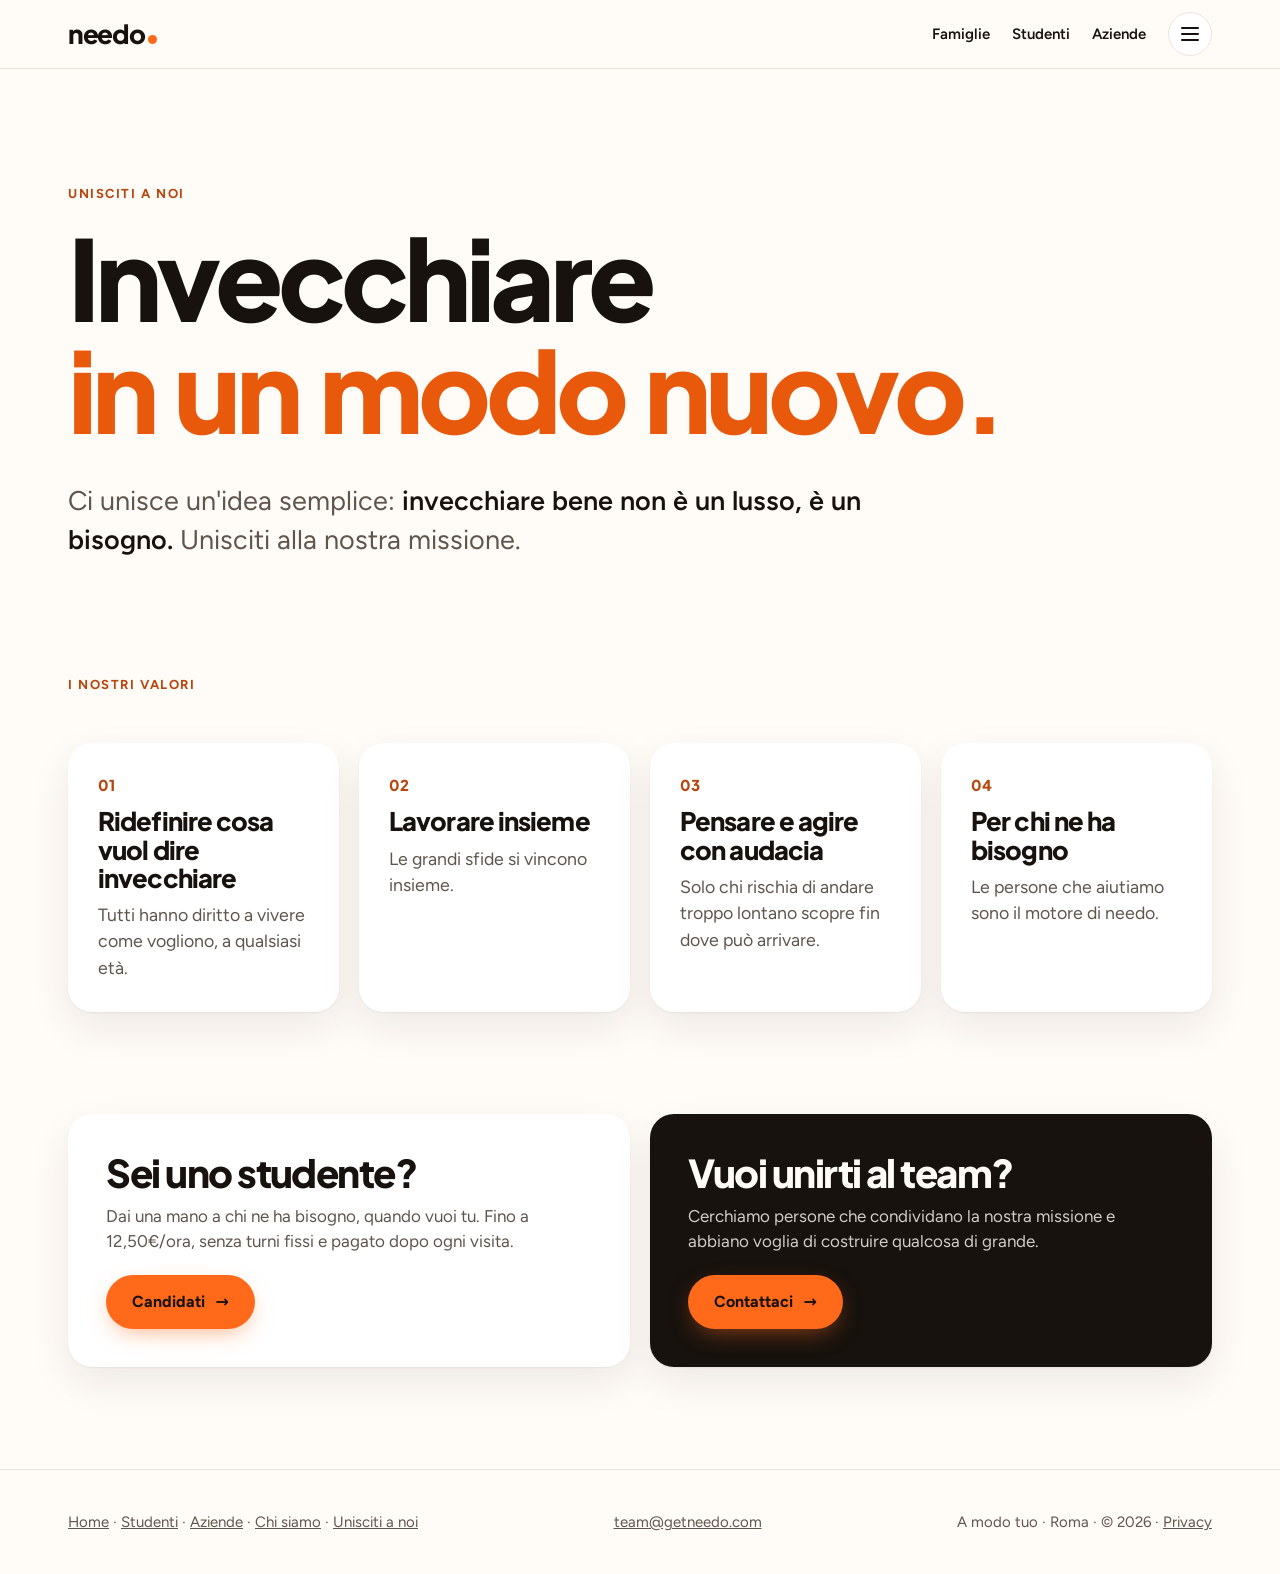
<file: unisciti.html>
<!doctype html>
<html lang="it">
<head>
<meta charset="utf-8">
<meta http-equiv="Content-Security-Policy" content="default-src 'self'; script-src 'sha256-/x7W7R75k8Roq0WaVRQX9blP4OufE5xbAdzklGxsgpw=' 'sha256-A0N7VX5VAueAoIEzDw+0vf4OlzHTymz+NFg4Rq577Bo=' https://static.cloudflareinsights.com; style-src 'self' 'unsafe-inline'; font-src 'self'; img-src 'self' data:; connect-src 'self' https://cloudflareinsights.com https://script.google.com https://script.googleusercontent.com https://dns.google; form-action 'none'; base-uri 'none'; object-src 'none'; upgrade-insecure-requests">
<meta name="referrer" content="no-referrer">
<meta name="viewport" content="width=device-width, initial-scale=1, viewport-fit=cover">
<title>Unisciti a needo</title>
<meta name="description" content="Unisciti a needo: invecchiare in un modo nuovo. Studenti che vogliono dare una mano e persone che vogliono costruire con noi.">
<meta name="theme-color" content="#FFFBF7" media="(prefers-color-scheme: light)">
<meta name="theme-color" content="#121010" media="(prefers-color-scheme: dark)">
<link rel="icon" type="image/svg+xml" href="/favicon.svg">
<link rel="icon" type="image/png" sizes="32x32" href="/favicon-32.png">
<link rel="apple-touch-icon" href="/apple-touch-icon.png">
<link rel="canonical" href="https://getneedo.com/unisciti">
<meta property="og:type" content="website">
<meta property="og:url" content="https://getneedo.com/unisciti">
<meta property="og:title" content="Unisciti a needo">
<meta property="og:description" content="Unisciti a needo: invecchiare in un modo nuovo. Studenti che vogliono dare una mano e persone che vogliono costruire con noi.">
<meta property="og:image" content="https://getneedo.com/og-image.png">
<meta property="og:locale" content="it_IT">
<script>document.documentElement.classList.add('js');</script>
<link rel="preload" href="/fonts/jakarta-800.woff2" as="font" type="font/woff2" crossorigin>
<link rel="preload" href="/fonts/figtree-400.woff2" as="font" type="font/woff2" crossorigin>
<link rel="stylesheet" href="/fonts/fonts.css">
<style>
:root{
  --bg:#FFFBF7; --surface:#FFFFFF; --soft:#FFF0E5; --ink:#17120E; --muted:#5F554D; --line:#EFE4D9;
  --brand:#FF6A1A; --on-brand:#17120E; --brand-text:#B8460F; --brand-big:#E8590C;
  --why-bg:#FF6A1A; --why-ink:#17120E; --err:#B42318;
  --btn2-bg:#17120E; --btn2-ink:#FFFBF7; --err-dark:#FFB4A6;
  --shadow:0 1px 2px rgba(40,20,10,.05),0 16px 40px rgba(40,20,10,.08);
  --head:'Plus Jakarta Sans',system-ui,sans-serif; --body:'Figtree',system-ui,sans-serif;
  color-scheme:light;
}
@media (prefers-color-scheme: dark){
  :root:not([data-theme="light"]){
    --bg:#121010; --surface:#1D1916; --soft:#26201B; --ink:#F7F1EA; --muted:#B8ADA3; --line:#332B25;
    --brand:#FF7A33; --on-brand:#17120E; --brand-text:#FF8A4C; --brand-big:#FF7A33;
    --why-bg:#FF7A33; --why-ink:#17120E; --err:#FF9B8A;
    --btn2-bg:#F7F1EA; --btn2-ink:#121010; --err-dark:#B42318;
    --shadow:0 1px 2px rgba(0,0,0,.4),0 16px 40px rgba(0,0,0,.4);
    color-scheme:dark;
  }
}
:root[data-theme="dark"]{
  --bg:#121010; --surface:#1D1916; --soft:#26201B; --ink:#F7F1EA; --muted:#B8ADA3; --line:#332B25;
  --brand:#FF7A33; --on-brand:#17120E; --brand-text:#FF8A4C; --brand-big:#FF7A33;
  --why-bg:#FF7A33; --why-ink:#17120E; --err:#FF9B8A;
  --btn2-bg:#F7F1EA; --btn2-ink:#121010; --err-dark:#B42318;
  --shadow:0 1px 2px rgba(0,0,0,.4),0 16px 40px rgba(0,0,0,.4);
  color-scheme:dark;
}
*{box-sizing:border-box}
html{scroll-behavior:smooth;scroll-padding-top:84px}
body{margin:0;background:var(--bg);color:var(--ink);font-family:var(--body);font-size:clamp(16px,.95rem + .25vw,18px);line-height:1.6;-webkit-font-smoothing:antialiased}
.wrap{width:100%;max-width:1240px;margin:0 auto;padding-left:clamp(20px,4vw,48px);padding-right:clamp(20px,4vw,48px)}
h1,h2,h3,h4{margin:0;font-family:var(--head);font-weight:800;letter-spacing:-.035em;line-height:1.02}
p{margin:0}
a{color:var(--brand-text)}
.eyebrow{font-size:13px;font-weight:700;letter-spacing:.12em;text-transform:uppercase;color:var(--brand-text)}

.btn{display:inline-flex;align-items:center;justify-content:center;gap:10px;min-height:54px;padding:0 26px;border-radius:999px;font-family:var(--body);font-weight:700;font-size:16px;line-height:1;text-decoration:none;border:0;cursor:pointer;transition:transform .18s cubic-bezier(.2,.8,.2,1),box-shadow .18s}
.btn:hover{transform:translateY(-2px)}
.btn:focus-visible,.theme-btn:focus-visible,.field input:focus-visible,.field select:focus-visible{outline:3px solid var(--brand);outline-offset:2px}
.btn-primary{background:var(--brand);color:var(--on-brand);box-shadow:0 8px 24px -8px rgba(255,106,26,.6)}
.btn-dark{background:var(--btn2-bg);color:var(--btn2-ink)}
.btn-ghost{background:transparent;color:var(--ink);border:1.5px solid var(--line)}
.btn .arr{transition:transform .18s}
.btn:hover .arr{transform:translateX(3px)}
.btn[disabled]{opacity:.6;cursor:wait;transform:none}

/* nav */
header{position:sticky;top:0;z-index:20;background:color-mix(in srgb,var(--bg) 86%,transparent);backdrop-filter:saturate(1.4) blur(12px);-webkit-backdrop-filter:saturate(1.4) blur(12px);border-bottom:1px solid var(--line)}
.nav{display:flex;align-items:center;justify-content:space-between;height:68px;gap:16px}
.logo{display:flex;align-items:baseline;gap:2px;text-decoration:none;color:var(--ink);font-family:var(--head);font-weight:800;font-size:26px;letter-spacing:-.05em}
.logo i{width:9px;height:9px;border-radius:50%;background:var(--brand);display:inline-block;margin-left:1px}
.links{display:flex;gap:22px;align-items:center}
.links a{color:var(--ink);text-decoration:none;font-weight:600;font-size:15px}
.links a:hover{color:var(--brand-text)}
.links .btn{min-height:44px;padding:0 20px;font-size:15px;color:var(--on-brand)}
@media (max-width:860px){.links .hide-sm{display:none}}
.theme-btn{width:44px;height:44px;flex:none;border-radius:50%;border:1.5px solid var(--line);background:var(--surface);color:var(--ink);display:flex;align-items:center;justify-content:center;cursor:pointer;padding:0}
.theme-btn:hover{border-color:var(--brand)}
.theme-btn svg{width:20px;height:20px;fill:none;stroke:currentColor;stroke-width:1.8;stroke-linecap:round;stroke-linejoin:round}
.theme-btn .sun{display:none}
.is-dark .theme-btn .sun{display:block}
.is-dark .theme-btn .moon{display:none}

/* hero */
.hero{display:grid;grid-template-columns:minmax(0,1.3fr) minmax(0,.7fr);gap:clamp(32px,5vw,72px);align-items:center;padding-top:clamp(40px,7vw,96px);padding-bottom:clamp(56px,8vw,112px)}
@media (max-width:900px){.hero{grid-template-columns:minmax(0,1fr)}}
.hero h1{font-size:clamp(46px,6.6vw,112px);line-height:.94;letter-spacing:-.05em}
@media (max-width:900px){.hero h1{font-size:clamp(46px,13vw,96px)}}
.hero h1 .o{color:var(--brand-big)}
.hero h1{letter-spacing:-.04em!important;word-spacing:.06em}
.hero h1 .p{margin-left:-.07em}
@media (prefers-color-scheme: dark){:root:not([data-theme="light"]) .fact b{color:#C84C12}}
:root[data-theme="dark"] .fact b{color:#C84C12}
@media (prefers-color-scheme: dark){:root:not([data-theme="light"]) .price-main b{color:#C84C12}}
:root[data-theme="dark"] .price-main b{color:#C84C12}
.why blockquote,.head h2,.join-head h2{word-spacing:.05em}
.hero h1 .ln{display:block;overflow:hidden;padding-bottom:.08em;margin-bottom:-.08em}
.hero h1 .ln>span{display:inline-block;transform:translateY(110%);animation:lineUp 1s cubic-bezier(.16,1,.3,1) forwards}
.hero h1 .ln:nth-child(2)>span{animation-delay:.12s}
.hero h1 .ln:nth-child(3)>span{animation-delay:.24s}
@keyframes lineUp{to{transform:none}}
::selection{background:var(--brand);color:var(--on-brand)}
.story{transition:transform .5s cubic-bezier(.16,1,.3,1);will-change:transform}
.why{margin:0 clamp(8px,1.6vw,24px);border-radius:clamp(28px,4vw,56px)}
.bigmark{font-family:var(--head);font-weight:800;font-size:clamp(96px,25vw,380px);letter-spacing:-.075em;line-height:.78;color:var(--ink);white-space:nowrap;padding:clamp(24px,4vw,56px) 0 clamp(20px,3vw,40px);user-select:none}
.bigmark i{display:inline-block;width:.16em;height:.16em;border-radius:50%;background:var(--brand);margin-left:.02em}
.btn-primary:hover{box-shadow:0 14px 34px -10px rgba(255,106,26,.75)}
@media (prefers-reduced-motion: reduce){.hero h1 .ln>span{animation:none;transform:none}.story{transition:none}}
.lead{font-size:clamp(18px,1rem + .5vw,22px);color:var(--muted);max-width:32em;margin-top:clamp(20px,3vw,32px);line-height:1.5}
.ctas{display:flex;flex-wrap:wrap;gap:12px;margin-top:32px}
.note{display:inline-flex;align-items:center;gap:10px;margin-top:22px;font-size:15px;font-weight:600;color:var(--ink)}
.note i{width:8px;height:8px;border-radius:50%;background:var(--brand);box-shadow:0 0 0 0 rgba(255,106,26,.6);animation:pulse 2s infinite}
@keyframes pulse{0%{box-shadow:0 0 0 0 rgba(255,106,26,.55)}70%{box-shadow:0 0 0 10px rgba(255,106,26,0)}100%{box-shadow:0 0 0 0 rgba(255,106,26,0)}}

.stage{position:relative;padding:30px 0}
.stage::before{content:"";position:absolute;inset:0 0 0 28px;border-radius:44px;background:var(--brand);opacity:.14}
.stage::after{content:"";position:absolute;width:110px;height:110px;right:-6px;top:-18px;border-radius:50%;background:var(--brand)}
.card{background:var(--surface);border-radius:24px;box-shadow:var(--shadow);padding:22px}
.stack{position:relative;z-index:1;display:flex;flex-direction:column;gap:14px;padding-right:22px}
.ping{align-self:flex-start;display:flex;align-items:center;gap:10px;padding:12px 18px;border-radius:999px;font-size:14px;font-weight:700}
.ping i{width:10px;height:10px;border-radius:50%;background:#1F9D55;display:block}
.ping small{color:var(--muted);font-weight:500;font-size:14px}
.story{margin-left:28px}
.who{display:flex;align-items:center;gap:12px;margin-bottom:12px}
.avatar{width:44px;height:44px;border-radius:50%;display:flex;align-items:center;justify-content:center;font-weight:800;color:var(--on-brand);background:var(--brand);flex:none;font-family:var(--head)}
.who b{display:block;font-size:15px;line-height:1.3}
.who small{display:block;color:var(--muted);font-size:13px}
.quote{font-size:clamp(16px,1rem + .2vw,18px);line-height:1.55}
.tags{display:flex;flex-wrap:wrap;gap:6px;margin-top:14px}
.tag{background:var(--soft);border-radius:999px;padding:5px 12px;font-size:13px;font-weight:600}
.mini{align-self:flex-end;padding:16px 20px;min-width:210px}
.mini small{display:block;color:var(--muted);font-size:13px}
.mini b{display:block;font-family:var(--head);font-size:22px;letter-spacing:-.02em;margin:2px 0}

/* marquee */
.marquee{border-top:1px solid var(--line);border-bottom:1px solid var(--line);overflow:hidden;padding:18px 0;background:var(--surface)}
.track{display:flex;gap:40px;width:max-content;animation:slide 28s linear infinite}
.track span{font-family:var(--head);font-weight:800;font-size:clamp(22px,3vw,34px);letter-spacing:-.03em;white-space:nowrap;display:flex;align-items:center;gap:40px}
.track span::after{content:"";width:12px;height:12px;border-radius:50%;background:var(--brand);display:block}
@keyframes slide{to{transform:translateX(-50%)}}

/* sections */
section{padding:clamp(64px,10vw,128px) 0}
.why{background:var(--why-bg);color:var(--why-ink)}
.why .eyebrow{color:var(--why-ink);opacity:.75}
.why blockquote{margin:22px 0 0;font-family:var(--head);font-weight:800;font-size:clamp(34px,5.6vw,80px);line-height:1.02;letter-spacing:-.045em;max-width:15em}
.head{margin-bottom:clamp(32px,5vw,64px)}
.head h2{font-size:clamp(34px,5.4vw,72px);margin-top:14px;max-width:14em}

.steps{display:grid;grid-template-columns:repeat(3,minmax(0,1fr));gap:clamp(14px,2vw,24px)}
@media (max-width:900px){.steps{grid-template-columns:minmax(0,1fr)}}
.step{border-top:2px solid var(--ink);padding-top:22px}
.step .num{font-family:var(--head);font-weight:800;font-size:clamp(44px,5vw,64px);letter-spacing:-.05em;color:var(--brand-big);line-height:1}
.step h3{font-size:clamp(22px,1.2rem + .6vw,28px);margin-top:18px;letter-spacing:-.03em;line-height:1.1}
.step p{color:var(--muted);margin-top:10px}

.whatbg{background:var(--soft)}
.svcs{display:grid;grid-template-columns:repeat(4,minmax(0,1fr));gap:clamp(14px,1.6vw,20px)}
@media (max-width:1000px){.svcs{grid-template-columns:repeat(2,minmax(0,1fr))}}
@media (max-width:560px){.svcs{grid-template-columns:minmax(0,1fr)}}
.svc{padding:clamp(22px,2.4vw,30px);display:flex;flex-direction:column;gap:14px;transition:transform .2s cubic-bezier(.2,.8,.2,1)}
.svc:hover{transform:translateY(-4px)}
.ic{width:52px;height:52px;border-radius:16px;background:var(--brand);display:flex;align-items:center;justify-content:center;flex:none}
.ic svg{width:26px;height:26px;stroke:var(--on-brand);fill:none;stroke-width:1.9;stroke-linecap:round;stroke-linejoin:round}
.svc h3{font-size:clamp(20px,1.1rem + .4vw,24px);letter-spacing:-.03em;line-height:1.1}
.svc p{color:var(--muted);font-size:clamp(15px,.9rem + .15vw,16px)}
.facts{display:grid;grid-template-columns:repeat(2,minmax(0,1fr));gap:clamp(14px,1.6vw,20px);margin-top:clamp(14px,1.6vw,20px)}
@media (max-width:700px){.facts{grid-template-columns:minmax(0,1fr)}}
.fact{padding:clamp(24px,3vw,36px)}
.fact small{color:var(--muted);font-size:13px;font-weight:700;letter-spacing:.1em;text-transform:uppercase}
.fact b{display:block;font-family:var(--head);font-weight:800;font-size:clamp(40px,5vw,64px);letter-spacing:-.05em;line-height:1;margin-top:10px}
.fact p{color:var(--muted);margin-top:10px}
.offers{margin-top:clamp(28px,4vw,48px)}
.offers .grid{display:grid;grid-template-columns:repeat(3,minmax(0,1fr));gap:clamp(14px,1.6vw,20px);margin-top:14px}
@media (max-width:760px){.offers .grid{grid-template-columns:minmax(0,1fr)}}
.offer{padding:clamp(20px,2.4vw,28px)}
.offer h3{font-size:clamp(20px,1.6vw,24px)}
.offer p{color:var(--muted);margin-top:8px}
.offers .note{font-size:14px;color:var(--muted);margin-top:12px}
.faq{max-width:860px}
.faq details{border-top:1.5px solid var(--line);padding:18px 0}
.faq details:last-child{border-bottom:1.5px solid var(--line)}
.faq summary{cursor:pointer;list-style:none;font-family:var(--head);font-weight:800;font-size:clamp(19px,1.6vw,23px);letter-spacing:-.02em;display:flex;justify-content:space-between;gap:16px;align-items:center}
.faq summary::-webkit-details-marker{display:none}
.faq summary::after{content:"+";font-size:28px;line-height:1;color:var(--brand-text);flex:none;transition:transform .2s}
.faq details[open] summary::after{transform:rotate(45deg)}
.faq details p{color:var(--muted);margin-top:10px;max-width:46em}
.foot .contact a{color:var(--muted)}

/* forms */
.join{display:grid;grid-template-columns:repeat(2,minmax(0,1fr));gap:clamp(16px,2vw,24px)}
@media (max-width:900px){.join{grid-template-columns:minmax(0,1fr)}}
.form{padding:clamp(22px,3vw,40px)}
.form h3{font-size:clamp(28px,3vw,40px);letter-spacing:-.04em}
.form .intro{color:var(--muted);margin:12px 0 22px}
.form-dark{background:var(--btn2-bg);color:var(--btn2-ink)}
.form-dark .intro,.form-dark .field label{color:inherit}
.form-dark .intro{opacity:.8}
.field{display:flex;flex-direction:column;gap:6px;margin-bottom:14px;min-width:0}
.field label{font-size:14px;font-weight:700}
.field input,.field select{font-family:var(--body);font-size:16px;color:var(--ink);background:var(--bg);border:1.5px solid var(--line);border-radius:14px;min-height:52px;padding:0 14px;width:100%;scroll-margin-top:96px}
.field.invalid input{border-color:var(--err);border-width:2px}
.err{font-size:14px;line-height:1.4;color:var(--err);margin:0;font-weight:600}
.form-dark .err,.form-dark .fail{color:var(--err-dark)}
.err[hidden],.extra[hidden]{display:none}
.fix{font:inherit;font-weight:800;color:inherit;background:none;border:0;padding:0;margin-left:4px;cursor:pointer;text-decoration:underline;text-underline-offset:3px}
.row2{display:grid;grid-template-columns:repeat(2,minmax(0,1fr));gap:12px}
@media (max-width:480px){.row2{grid-template-columns:minmax(0,1fr)}}
.form .btn{width:100%;margin-top:6px}
.perks{display:flex;flex-direction:column;gap:10px;margin:0 0 22px;padding:0;list-style:none}
.perks li{display:flex;gap:10px;align-items:center;font-size:17px;font-weight:600}
.perks svg{flex:none;width:22px;height:22px;stroke:var(--brand);fill:none;stroke-width:2.4;stroke-linecap:round;stroke-linejoin:round}
.hint{font-size:13px;opacity:.75;margin-top:-6px;margin-bottom:14px}
.done{display:none;text-align:center;padding:28px 0 8px}
.done .ic{margin:0 auto 16px;width:64px;height:64px;border-radius:50%}
.done h4{font-size:28px;letter-spacing:-.03em}
.done p{margin-top:8px;opacity:.8}
.callback{margin-top:clamp(16px,2vw,24px);padding:clamp(22px,3vw,36px);display:grid;grid-template-columns:minmax(0,1fr) minmax(0,1.8fr);gap:clamp(16px,3vw,40px);align-items:start;background:var(--soft);box-shadow:none}
@media (max-width:900px){.callback{grid-template-columns:minmax(0,1fr)}}
.callback h3{font-size:clamp(24px,2.4vw,32px);letter-spacing:-.035em;line-height:1.1}
.callback .cb-text p{color:var(--muted);margin-top:10px}
.row3{display:grid;grid-template-columns:repeat(3,minmax(0,1fr));gap:12px}
@media (max-width:700px){.row3{grid-template-columns:minmax(0,1fr)}}
.callback .btn{width:auto;margin-top:6px}
@media (max-width:480px){.callback .btn{width:100%}}
.cb-done{font-size:18px;line-height:1.5;padding:8px 0}
.cb-done b{display:block;font-family:var(--head);font-size:22px;letter-spacing:-.02em;margin-bottom:4px}
.field select:invalid,.field input:invalid{box-shadow:none}

/* nav v4: Famiglie / Studenti / Aziende + menu */
.links{position:relative}
.menu-btn{width:44px;height:44px;border-radius:50%;border:1.5px solid var(--line);background:var(--surface);display:inline-flex;flex-direction:column;align-items:center;justify-content:center;gap:4px;cursor:pointer;padding:0}
.menu-btn span{display:block;width:18px;height:2px;border-radius:2px;background:var(--ink);transition:transform .25s ease,opacity .2s ease}
.menu-btn[aria-expanded="true"] span:nth-child(1){transform:translateY(6px) rotate(45deg)}
.menu-btn[aria-expanded="true"] span:nth-child(2){opacity:0}
.menu-btn[aria-expanded="true"] span:nth-child(3){transform:translateY(-6px) rotate(-45deg)}
.menu-btn:focus-visible{outline:3px solid var(--brand);outline-offset:2px}
.menu{position:absolute;right:0;top:calc(100% + 10px);min-width:220px;background:var(--surface);border:1px solid var(--line);border-radius:20px;box-shadow:0 18px 40px -18px rgba(23,18,14,.35);padding:8px;display:flex;flex-direction:column;z-index:30}
.menu[hidden]{display:none}
.menu a{padding:12px 14px;border-radius:12px;font-size:17px;font-weight:700;color:var(--ink);text-decoration:none}
.menu a:hover,.menu a:focus-visible{background:var(--soft);color:var(--brand-text);outline:none}
.menu .only-sm{display:none}
@media (max-width:860px){.menu .only-sm{display:block}}
.js .faq-more:not(.open){display:none}
.faq-more{margin-top:0}
.faq-toggle{display:none;margin:22px auto 0;align-items:center;gap:8px;font:inherit;font-weight:700;font-size:16px;color:var(--ink);background:var(--surface);border:1.5px solid var(--line);border-radius:999px;padding:10px 18px;cursor:pointer}
.js .faq-toggle{display:flex}
.faq-toggle:hover{border-color:var(--brand)}
.faq-toggle:focus-visible{outline:3px solid var(--brand);outline-offset:2px}
.faq-toggle svg{width:18px;height:18px;fill:none;stroke:currentColor;stroke-width:2.4;stroke-linecap:round;stroke-linejoin:round;transition:transform .25s ease}
.faq-toggle[aria-expanded="true"] svg{transform:rotate(180deg)}
.more{margin-top:clamp(28px,4vw,44px);padding:clamp(22px,3vw,32px);border-radius:24px;background:var(--soft)}
.more h3{font-size:clamp(22px,2vw,28px);letter-spacing:-.03em}
.more p{margin-top:8px;color:var(--muted);font-size:17px}
.more a{color:var(--brand-text);font-weight:700}

/* v5: hero più pulito, blocco prezzo unico */
.biz-link{display:inline-block;margin-top:18px;font-weight:700;font-size:16px;color:var(--brand-text);text-decoration:none}
.biz-link:hover{text-decoration:underline;text-underline-offset:4px}
.trust{list-style:none;padding:0;margin:clamp(22px,3vw,32px) 0 0;display:flex;flex-wrap:wrap;gap:10px 22px}
.trust li{display:flex;align-items:center;gap:8px;font-size:15px;font-weight:600;color:var(--muted)}
.trust svg{width:18px;height:18px;flex:none;fill:none;stroke:var(--brand);stroke-width:2.6;stroke-linecap:round;stroke-linejoin:round}
.price{margin-top:clamp(40px,6vw,72px);display:grid;grid-template-columns:minmax(0,1fr) minmax(0,1.25fr);border-radius:clamp(24px,3vw,36px);overflow:hidden;background:var(--btn2-bg);color:var(--btn2-ink)}
@media (max-width:820px){.price{grid-template-columns:minmax(0,1fr)}}
.price .lab{display:block;font-size:13px;font-weight:700;letter-spacing:.12em;text-transform:uppercase;opacity:.7}
.price-main{padding:clamp(28px,4vw,52px)}
.price-main b{display:block;font-family:var(--head);font-weight:800;font-size:clamp(52px,6.4vw,92px);line-height:.95;letter-spacing:-.055em;color:var(--brand);margin-top:12px;white-space:nowrap}
.price-main b small{font-size:.38em;letter-spacing:-.02em;margin-left:4px;opacity:.9}
.price-main p{margin-top:12px;font-size:17px;opacity:.8}
.price-main .where{display:flex;align-items:center;gap:10px;margin-top:22px;font-weight:700;opacity:1}
.price-main .dot{width:10px;height:10px;border-radius:50%;background:var(--brand);box-shadow:0 0 0 6px color-mix(in srgb,var(--brand) 25%,transparent)}
.price-offers{padding:clamp(28px,4vw,52px);background:color-mix(in srgb,var(--btn2-ink) 6%,transparent);border-left:1px solid color-mix(in srgb,var(--btn2-ink) 12%,transparent)}
@media (max-width:820px){.price-offers{border-left:0;border-top:1px solid color-mix(in srgb,var(--btn2-ink) 12%,transparent)}}
.price-offers ul{list-style:none;padding:0;margin:18px 0 0;display:flex;flex-direction:column;gap:18px}
.price-offers li{display:flex;gap:14px;align-items:flex-start}
.price-offers li svg{flex:none;width:26px;height:26px;padding:4px;border-radius:50%;background:var(--brand);fill:none;stroke:var(--on-brand);stroke-width:3;stroke-linecap:round;stroke-linejoin:round;margin-top:2px}
.price-offers li b{display:block;font-family:var(--head);font-weight:800;font-size:clamp(19px,1.1rem + .4vw,24px);letter-spacing:-.025em;line-height:1.15}
.price-offers li span{display:block;opacity:.75;font-size:16px;margin-top:3px}

/* v6 */
.trust li{white-space:nowrap}
.join{grid-template-columns:minmax(0,1.15fr) minmax(0,.85fr)!important;align-items:start}
@media (max-width:900px){.join{grid-template-columns:minmax(0,1fr)!important}}
.side{display:flex;flex-direction:column;gap:clamp(14px,1.6vw,20px)}
.side .callback{margin-top:0;grid-template-columns:minmax(0,1fr)!important;gap:16px}
.side .callback .row3{grid-template-columns:minmax(0,1fr)}
.side .callback .btn{width:100%}
.side-stud{padding:clamp(22px,3vw,32px);background:var(--btn2-bg);color:var(--btn2-ink);display:flex;flex-direction:column;gap:10px;align-items:flex-start}
.side-stud h3{font-size:clamp(24px,2.4vw,30px);letter-spacing:-.035em}
.side-stud p{opacity:.8;font-size:16px}
.side-stud .btn{color:inherit;border-color:color-mix(in srgb,currentColor 30%,transparent);margin-top:4px}
.price-main b{font-size:clamp(40px,10.5vw,92px);white-space:normal}
.price-main b small{white-space:nowrap}
.price-offers li b{font-size:clamp(18px,1rem + .5vw,23px)}
.price-offers li{align-items:center}
.sent form{display:none}
.sent .done{display:block}
.fail{color:var(--err);font-weight:600;font-size:14px;margin-top:10px;line-height:1.45}
.fail a{color:inherit;font-weight:800}
.hp{position:absolute!important;left:-9999px;width:1px;height:1px;overflow:hidden}
.field .opt{font-weight:500;opacity:.7}
.done .to{font-weight:800;word-break:break-all}
.done .tip{font-size:14px;margin-top:12px}
.done .acts{display:flex;flex-wrap:wrap;gap:10px;justify-content:center;margin-top:20px}
.done .acts .btn{width:auto;min-height:46px;padding:0 20px;font-size:15px;margin:0}
.form-dark .btn-ghost{color:inherit;border-color:color-mix(in srgb,currentColor 30%,transparent)}
.done .note{font-size:14px;font-weight:600;margin-top:14px;min-height:1.4em}
.btn[disabled]{opacity:.6;cursor:default;transform:none}
dialog.verify{width:min(480px,calc(100% - 32px));border:0;border-radius:24px;padding:36px 28px 30px;background:var(--surface);color:var(--ink);box-shadow:0 30px 80px rgba(0,0,0,.35);text-align:center}
dialog.verify::backdrop{background:rgba(10,8,6,.55)}
dialog.verify .ic{margin:0 auto 16px;width:64px;height:64px;border-radius:50%;background:var(--brand);display:flex;align-items:center;justify-content:center}
dialog.verify .ic svg{width:30px;height:30px;stroke:var(--on-brand);fill:none;stroke-width:2.6;stroke-linecap:round;stroke-linejoin:round}
dialog.verify h2{font-size:28px;letter-spacing:-.03em}
dialog.verify p{color:var(--muted);margin-top:10px}
dialog.verify .btn{margin-top:22px}
.spin{width:30px;height:30px;border-radius:50%;border:3px solid color-mix(in srgb,var(--on-brand) 25%,transparent);border-top-color:var(--on-brand);animation:sp 0.9s linear infinite}
@keyframes sp{to{transform:rotate(360deg)}}

/* privacy */
.check{display:flex;gap:10px;align-items:flex-start;font-size:14px;line-height:1.45;margin:4px 0 16px}
.check input{width:20px;height:20px;flex:none;margin:1px 0 0;accent-color:var(--brand);cursor:pointer}
.check a,.linkbtn{color:inherit;font-weight:700;text-decoration:underline;text-underline-offset:3px}
.linkbtn{background:none;border:0;padding:0;font:inherit;cursor:pointer}
dialog.priv{width:min(720px,calc(100% - 32px));max-height:min(80vh,800px);border:0;border-radius:24px;padding:0;background:var(--surface);color:var(--ink);box-shadow:0 30px 80px rgba(0,0,0,.35)}
dialog.priv::backdrop{background:rgba(10,8,6,.55)}
.priv-in{padding:clamp(22px,4vw,40px);overflow:auto;max-height:min(80vh,800px)}
.priv h2{font-size:clamp(26px,3vw,34px);letter-spacing:-.03em;margin-bottom:6px}
.priv h3{font-size:17px;letter-spacing:-.01em;margin:22px 0 6px;font-family:var(--head)}
.priv p,.priv li{font-size:15px;color:var(--muted)}
.priv ul{padding-left:20px;margin:6px 0}
.priv .close{position:sticky;top:0;float:right;width:44px;height:44px;border-radius:50%;border:1.5px solid var(--line);background:var(--surface);color:var(--ink);font-size:22px;cursor:pointer;line-height:1}
.foot a,.foot .linkbtn{color:var(--muted)}

footer{padding:40px 0 calc(40px + env(safe-area-inset-bottom, 0px));border-top:1px solid var(--line)}
.foot{display:flex;flex-wrap:wrap;gap:12px;justify-content:space-between;align-items:center;color:var(--muted);font-size:15px}

/* ===== v2: bolder, Bending-Spoons-like ===== */
.progress{position:absolute;left:0;bottom:-1px;height:3px;width:100%;background:var(--brand);transform-origin:0 50%;transform:scaleX(0)}
header .nav{transition:height .25s ease}
header.scrolled .nav{height:58px}

.rot{margin-top:18px;font-family:var(--head);font-weight:800;font-size:clamp(20px,1.1rem + .9vw,30px);letter-spacing:-.03em;line-height:1.2}
.rot .w{display:inline-block;color:var(--brand-text);border-bottom:3px solid var(--brand);transition:opacity .25s ease,transform .25s ease}
.rot .w.out{opacity:0;transform:translateY(10px)}

@keyframes float{0%,100%{transform:translateY(0)}50%{transform:translateY(-8px)}}

.marquee{background:var(--btn2-bg);color:var(--btn2-ink);border:0;padding:26px 0}
.marquee .track span{font-size:clamp(28px,4.4vw,56px)}

.why{padding:clamp(80px,14vw,180px) 0}
.why blockquote{font-size:clamp(38px,6.4vw,96px);max-width:13.5em}
.why .why-sub{margin-top:clamp(20px,3vw,36px);font-size:clamp(20px,1.2rem + .7vw,30px);line-height:1.35;font-weight:600;max-width:26em;color:var(--why-ink)}
.why .wd{opacity:.22;transition:opacity .25s linear}
.why .wd.on{opacity:1}

@media (min-width:1000px){
  #come .wrap{display:grid;grid-template-columns:minmax(0,5fr) minmax(0,7fr);gap:clamp(40px,6vw,96px);align-items:start}
  #come .head{position:sticky;top:110px;margin:0}
  #come .steps{grid-template-columns:minmax(0,1fr);gap:0}
}
#come .step{display:grid;grid-template-columns:auto minmax(0,1fr);column-gap:clamp(18px,3vw,36px);padding:clamp(22px,3vw,36px) 0;border-top:1.5px solid var(--line)}
#come .step:last-child{border-bottom:1.5px solid var(--line)}
#come .step .num{grid-row:span 2;font-size:clamp(56px,7vw,104px)}
#come .step h3{margin-top:4px;font-size:clamp(24px,1.4rem + .9vw,36px)}

#servizi .svcs{grid-template-columns:minmax(0,1fr);gap:0}
#servizi .svc{flex-direction:row;align-items:center;gap:clamp(16px,3vw,40px);background:transparent;box-shadow:none;border-radius:0;border-top:1.5px solid var(--ink);padding:clamp(22px,3vw,34px) clamp(8px,1.5vw,20px);position:relative;transition:background .25s ease,color .25s ease,padding .25s ease}
#servizi .svc:last-child{border-bottom:1.5px solid var(--ink)}
#servizi .svc h3{font-size:clamp(24px,3.1vw,46px);letter-spacing:-.04em;min-width:0;line-height:1.05}
#servizi .svc{display:grid;grid-template-columns:52px minmax(0,1fr) minmax(0,24em);column-gap:clamp(16px,3vw,40px);align-items:center}
#servizi .svc p{margin:0;max-width:none;text-align:left;font-size:clamp(16px,.95rem + .2vw,18px);line-height:1.5;color:var(--muted)}
#servizi .svc:hover{transform:none}
@media (max-width:860px){
  #servizi .svc{grid-template-columns:52px minmax(0,1fr);row-gap:8px;align-items:start}
  #servizi .svc h3{padding-top:10px}
  #servizi .svc p{grid-column:2}
}

.facts{margin-top:clamp(40px,6vw,72px)}
.fact{background:var(--btn2-bg);color:var(--btn2-ink);box-shadow:none}
.fact small,.fact p{color:inherit;opacity:.72}
.fact b{font-size:clamp(36px,4.4vw,72px);color:var(--brand);white-space:nowrap;letter-spacing:-.04em}

.join-head{margin-bottom:clamp(32px,5vw,56px)}
.join-head h2{font-size:clamp(44px,8vw,120px);letter-spacing:-.055em;line-height:.95;margin-top:14px}
.join-head h2 span{color:var(--brand-big)}

@media (prefers-reduced-motion: reduce){
  .stack .card{animation:none}
  .why .wd{opacity:1}
  .rot .w{transition:none}
}

/* reveal */
.js .rv{opacity:0;transform:translateY(28px);transition:opacity .7s cubic-bezier(.2,.8,.2,1),transform .7s cubic-bezier(.2,.8,.2,1)}
.js .rv.in{opacity:1;transform:none}
.js .rv.d1{transition-delay:.08s}.js .rv.d2{transition-delay:.16s}.js .rv.d3{transition-delay:.24s}
@media (prefers-reduced-motion: reduce){
  .js .rv{opacity:1;transform:none;transition:none}
  .track,.note i{animation:none}
  .btn,.svc{transition:none}
}

/* v6 hero: card stack più ricco */
.stage{padding:44px 0 40px}
.stage::before{inset:0 0 0 28px;border-radius:44px;opacity:1;background:radial-gradient(120% 90% at 85% 0%,color-mix(in srgb,var(--brand) 32%,transparent) 0,transparent 60%),color-mix(in srgb,var(--brand) 10%,transparent)}
.stage::after{display:none}
.stack{gap:16px;padding-right:0;max-width:430px;margin-left:auto}
.stack .card{border:1px solid color-mix(in srgb,var(--ink) 7%,transparent)}
.ping,.next{display:flex;align-items:center;gap:12px;padding:14px 16px;border-radius:20px;width:max-content;max-width:100%}
.ping{margin-left:-10px;transform:rotate(-1.5deg)}
.next{margin-left:auto;margin-right:-10px;transform:rotate(1.5deg)}
.ping b,.next b{display:block;font-size:15px;line-height:1.25}
.ping small,.next small{display:block;color:var(--muted);font-size:13px}
.ping .dot{width:34px;height:34px;border-radius:50%;background:#1F9D55;display:grid;place-items:center;flex:none}
.ping .dot svg{width:18px;height:18px;fill:none;stroke:#fff;stroke-width:3;stroke-linecap:round;stroke-linejoin:round}
.ping .now{margin-left:8px;font-size:12px;color:var(--muted);align-self:flex-start}
.next .cal{width:40px;border-radius:10px;overflow:hidden;text-align:center;flex:none;background:var(--soft)}
.next .cal small{display:block;background:var(--brand);color:var(--on-brand);font-size:10px;font-weight:800;letter-spacing:.08em;padding:2px 0;margin:0}
.next .cal b{display:block;font-family:var(--head);font-size:17px;padding:3px 0 4px}
.story{margin-left:28px}
@media (max-width:900px){.stack{max-width:none;margin:0}.stage{margin:0 -4px}.ping{margin-left:12px}.next{margin-right:6px}}
@media (prefers-reduced-motion:no-preference){.ping{animation:pingIn .7s .5s cubic-bezier(.16,1,.3,1) both}.next{animation:pingIn .7s .8s cubic-bezier(.16,1,.3,1) both}}
@keyframes pingIn{from{opacity:0;translate:0 14px}to{opacity:1;translate:0 0}}


.sr-only{position:absolute!important;width:1px!important;height:1px!important;padding:0!important;margin:-1px!important;overflow:hidden!important;clip:rect(0,0,0,0)!important;white-space:nowrap!important;border:0!important}
/* v7 */
#come .step,.step{grid-template-columns:clamp(76px,9.4vw,140px) minmax(0,1fr)}
.step .num{font-variant-numeric:tabular-nums}
@media (max-width:640px){
  #come .step,.step{display:block}
  #come .step .num,.step .num{font-size:56px;margin-bottom:12px}
}
.price-main{container-type:inline-size}
.price-main b{white-space:nowrap!important;font-size:clamp(34px,var(--pfs,16cqi),92px)!important}
.price-main .where{margin-top:26px}
.price-offers ul{gap:0;margin-top:14px}
.price-offers li{padding:20px 0;border-top:1px solid color-mix(in srgb,var(--btn2-ink) 10%,transparent)}
.price-offers li:first-child{border-top:0}
.price-offers li:last-child{padding-bottom:0}
.price-offers li svg{width:30px;height:30px;padding:5px}
.price-main{position:relative;overflow:hidden}
.price-main::after{content:"";position:absolute;width:260px;height:260px;right:-90px;bottom:-110px;border-radius:50%;background:radial-gradient(circle,color-mix(in srgb,var(--brand) 38%,transparent),transparent 70%);pointer-events:none}
@media (prefers-reduced-motion:no-preference){.price-main::after{animation:glow 7s ease-in-out infinite alternate}}
@keyframes glow{from{transform:translate(0,0) scale(1)}to{transform:translate(-40px,-30px) scale(1.25)}}
/* nastro di servizi */
.marq{overflow:hidden;padding:clamp(18px,2.4vw,28px) 0;margin:0 0 clamp(18px,2.4vw,28px);-webkit-mask-image:linear-gradient(90deg,transparent,#000 8%,#000 92%,transparent);mask-image:linear-gradient(90deg,transparent,#000 8%,#000 92%,transparent)}
.marq-t{display:flex;gap:12px;width:max-content}
.marq span{flex:none;font-family:var(--head);font-weight:700;font-size:clamp(16px,1rem + .35vw,21px);letter-spacing:-.02em;padding:10px 20px;border-radius:999px;background:var(--surface);box-shadow:0 1px 0 color-mix(in srgb,var(--ink) 8%,transparent),0 6px 18px -10px color-mix(in srgb,var(--ink) 30%,transparent);border:1px solid color-mix(in srgb,var(--ink) 7%,transparent)}
.marq span:nth-child(3n+1){background:var(--brand);color:var(--on-brand);border-color:transparent}
@media (prefers-reduced-motion:no-preference){.marq-t{animation:marq 38s linear infinite}}
@keyframes marq{to{transform:translateX(calc(-50% - 6px))}}
/* micro-interazioni più fluide */
.card{transition:transform .35s cubic-bezier(.16,1,.3,1),box-shadow .35s cubic-bezier(.16,1,.3,1)}
@media (hover:hover) and (prefers-reduced-motion:no-preference){
  .svc:hover,.offer:hover,.card.side-stud:hover{transform:translateY(-6px)!important;box-shadow:0 24px 48px -24px color-mix(in srgb,var(--ink) 35%,transparent)}
  .btn{transition:transform .25s cubic-bezier(.16,1,.3,1),box-shadow .25s,background .25s}
  .btn:hover{transform:translateY(-2px)}
  .btn:active{transform:translateY(0) scale(.98)}
  details summary{transition:color .2s}
  details summary:hover{color:var(--brand-text)}
}
.check input{width:24px;height:24px;margin:-1px 0 0}
.foot a{white-space:nowrap}
.skip{position:absolute;left:12px;top:-60px;z-index:1000;background:var(--ink);color:var(--bg);padding:10px 16px;border-radius:10px;font-weight:700;text-decoration:none;transition:top .15s}
.skip:focus{top:12px}
.hero .lead{font-size:clamp(20px,1.05rem + .8vw,28px);line-height:1.45;max-width:30em}
.hero .lead b{color:var(--ink);font-weight:700}
.lead b,.intro b,details p b,.side p b,.stu-more b{color:var(--ink);font-weight:700}
.why-sub b{font-weight:800}
.form-dark .intro b{color:inherit;font-weight:700;filter:brightness(1.25)}
html{scroll-behavior:smooth}
@media (prefers-reduced-motion:reduce){html{scroll-behavior:auto}}
/* === scala tipografica unica per tutte le pagine === */
.page-hero h1,.stu-hero h1,.about-hero h1{font-size:clamp(40px,calc(8vw + 10px),112px);line-height:1;letter-spacing:-.045em}
.hero .lead,.stu-hero .lead,.about-lead,.page-hero .lead{font-size:clamp(20px,1.05rem + .8vw,28px);line-height:1.45;max-width:30em}
.head h2,.sec h2{font-size:clamp(34px,5vw,68px);line-height:1.02}
.sec .intro2,.head p.intro2{font-size:clamp(18px,1.1rem + .35vw,22px);line-height:1.5}
.step h3,.steps3 h3{font-size:clamp(24px,1.4rem + .9vw,36px);line-height:1.1}
.step p,.steps3 p,.svc p,.perk p,.value p{font-size:clamp(16px,.95rem + .2vw,18px);line-height:1.5}
.perk h3,.value h3{font-size:clamp(22px,2vw,28px);line-height:1.1}
.vidsec{padding:clamp(40px,6vw,88px) 0}.vidsec .vid{margin:0;border-radius:clamp(16px,2.4vw,28px);overflow:hidden;box-shadow:0 30px 70px -40px rgba(23,18,14,.45);background:#17120E}.vidsec video{display:block;width:100%;height:auto;aspect-ratio:16/9}.vidsec .eyebrow{margin-bottom:18px}
main{overflow-x:clip}
.about-hero{padding-top:clamp(56px,9vw,128px);padding-bottom:clamp(40px,6vw,80px)}
.about-hero h1{font-size:clamp(48px,9vw,128px);letter-spacing:-.055em;line-height:.93;margin-top:16px}
.about-hero h1 .ln{display:block;overflow:hidden;padding-bottom:.1em;margin-bottom:-.1em}
.about-hero h1 .ln>span{display:inline-block;transform:translateY(110%);animation:lineUp 1.1s cubic-bezier(.16,1,.3,1) forwards}
.about-hero h1 .ln:nth-child(2)>span{animation-delay:.14s;color:var(--brand-big)}
.about-lead{font-size:clamp(20px,1.25rem + .55vw,28px);line-height:1.45;color:var(--muted);max-width:28em;margin-top:clamp(24px,3vw,36px)}
.about-lead b{color:var(--ink);font-weight:600}

.statement{padding:clamp(48px,9vw,140px) 0}
.statement p{font-family:var(--head);font-weight:800;font-size:clamp(32px,5.2vw,76px);line-height:1.04;letter-spacing:-.045em;max-width:15em}
.statement .wd{opacity:.16;transition:opacity .35s ease}
.statement .wd.st{color:var(--brand-big)}
.statement .wd.on{opacity:1}

.turn{padding:clamp(24px,5vw,72px) 0 clamp(72px,11vw,160px);text-align:center}
.turn .turn-a{font-family:var(--head);font-weight:800;font-size:clamp(28px,3.6vw,52px);line-height:1.08;letter-spacing:-.04em;color:var(--muted)}
.turn .turn-b{font-family:var(--head);font-weight:800;font-size:clamp(40px,12.5vw,200px);line-height:.9;letter-spacing:-.065em;white-space:nowrap;color:var(--brand-big);margin-top:clamp(10px,1.6vw,20px)}
.turn .turn-b i{display:inline-block;width:.15em;height:.15em;border-radius:50%;background:var(--brand);margin-left:.02em}

.belief-panel{background:var(--why-bg);color:var(--why-ink);margin:0 clamp(8px,1.6vw,24px);border-radius:clamp(28px,4vw,56px);padding:clamp(72px,12vw,160px) 0}
.belief-panel .eyebrow{color:inherit;opacity:.75}
.belief-panel blockquote{margin:18px 0 0;font-family:var(--head);font-weight:800;font-size:clamp(34px,5.6vw,84px);line-height:1.02;letter-spacing:-.05em;max-width:14em}
.belief-panel .wd{opacity:.25;transition:opacity .35s ease}
.belief-panel .wd.on{opacity:1}

.team-sec{padding:clamp(16px,3vw,40px) 0 clamp(40px,6vw,80px)}
.team-sec .eyebrow{margin-bottom:clamp(24px,3vw,40px)}
.people{border-top:1.5px solid var(--ink)}
.person{display:grid;grid-template-columns:clamp(96px,10vw,140px) minmax(0,1fr) minmax(0,1.25fr);column-gap:clamp(18px,3.4vw,56px);align-items:center;padding:clamp(24px,3vw,40px) 0;border-bottom:1.5px solid var(--line)}
.person .ph{width:100%;aspect-ratio:1;border-radius:clamp(20px,2.4vw,32px);object-fit:cover;display:flex;align-items:center;justify-content:center;font-family:var(--head);font-weight:800;font-size:clamp(30px,3.4vw,46px);letter-spacing:-.04em;transition:transform .5s cubic-bezier(.16,1,.3,1)}
img.ph{height:auto;display:block}
.person:hover .ph{transform:scale(1.04) rotate(-2deg)}
.person .av0{background:var(--brand);color:var(--on-brand)}
.person .av1{background:#0F4C5C;color:#FFFBF7}
.person h3{font-size:clamp(24px,2.4vw,36px);letter-spacing:-.04em;line-height:1.05}
.person .role{margin-top:6px;font-size:14px;font-weight:700;letter-spacing:.08em;text-transform:uppercase;color:var(--brand-text)}
.person .bio{color:var(--muted);font-size:clamp(16px,.95rem + .2vw,18px);line-height:1.55;margin:0}
.person .links{display:flex;flex-wrap:wrap;gap:8px;margin-top:14px}
.person .links a{display:inline-flex;align-items:center;gap:6px;font-weight:700;font-size:14px;color:var(--ink);text-decoration:none;border:1.5px solid var(--line);border-radius:999px;padding:7px 12px;transition:border-color .2s ease,background .2s ease}
.person .links a:hover{border-color:var(--brand);background:var(--soft)}
.person .links svg{width:16px;height:16px;fill:none;stroke:currentColor;stroke-width:2;stroke-linecap:round;stroke-linejoin:round}
@media (max-width:760px){
  .person{grid-template-columns:84px minmax(0,1fr);row-gap:16px}
  .person .bio{grid-column:1 / -1}
  .person .bio:empty{display:none}
}

.cta{text-align:center;padding:clamp(56px,9vw,128px) 0 clamp(72px,10vw,140px)}
.cta h2{font-size:clamp(52px,9vw,128px);letter-spacing:-.06em;line-height:.92}
.cta .btn-primary{margin-top:clamp(28px,3.4vw,40px);font-size:clamp(17px,1rem + .3vw,20px);padding:18px 30px}
.cta .sub{display:block;margin-top:20px;font-weight:700;color:var(--ink);text-decoration:none}
.cta .sub span{color:var(--brand-text)}
.cta .sub:hover{text-decoration:underline;text-underline-offset:4px}
.cta .mail{margin-top:28px;color:var(--muted);font-size:15px}

.js .rv{opacity:0;transform:translateY(28px);filter:blur(10px);transition:opacity .9s cubic-bezier(.2,.8,.2,1),transform .9s cubic-bezier(.2,.8,.2,1),filter .9s cubic-bezier(.2,.8,.2,1)}
.js .rv.in{opacity:1;transform:none;filter:none}
.js .rv.d1{transition-delay:.12s}.js .rv.d2{transition-delay:.24s}.js .rv.d3{transition-delay:.36s}
.js .turn-b.rv{transform:translateY(40px) scale(.94)}
.js .turn-b.rv.in{transform:none}
@media (prefers-reduced-motion: reduce){
  .about-hero h1 .ln>span{animation:none;transform:none}
  .js .rv{opacity:1;transform:none;filter:none;transition:none}
  .statement .wd,.belief-panel .wd{opacity:1;transition:none}
  .person .ph{transition:none}
}

.links a.cur{color:var(--brand-text)}
/* "Non tutti... Con needo, sì." – stessa misura, allineato, niente punto finto */
.turn{background:var(--why-bg);color:var(--why-ink);margin:0 clamp(8px,1.6vw,24px) clamp(56px,8vw,112px);border-radius:clamp(28px,4vw,56px);padding:clamp(64px,10vw,140px) 0;text-align:left;position:relative;overflow:hidden}
.turn::after{content:"";position:absolute;right:-8vw;bottom:-10vw;width:34vw;height:34vw;max-width:420px;max-height:420px;border-radius:50%;background:color-mix(in srgb,#FFFBF7 16%,transparent);pointer-events:none}
.turn .wrap{position:relative;z-index:1}
.turn .turn-a,.turn .turn-b{font-family:var(--head);font-weight:800;font-size:clamp(36px,6vw,88px);line-height:1.02;letter-spacing:-.05em;max-width:14em;white-space:normal;margin:0}
.turn .turn-a{color:var(--why-ink)}
.turn .turn-b{color:#FFFBF7;margin-top:.12em}
.js .turn-b.rv{transform:translateY(28px)}
.page-hero{padding-top:clamp(56px,9vw,128px);padding-bottom:clamp(40px,6vw,80px)}
.page-hero h1{font-size:clamp(40px,8.4vw,120px);letter-spacing:-.05em;line-height:1;margin-top:16px}
.page-hero h1 .ln>span{line-height:1}
.page-hero h1 .ln{display:block;overflow:hidden;padding-bottom:.1em;margin-bottom:-.1em}
.page-hero h1 .ln>span{display:inline-block;transform:translateY(110%);animation:lineUp 1.1s cubic-bezier(.16,1,.3,1) forwards}
.page-hero h1 .ln:nth-child(2)>span{animation-delay:.14s;color:var(--brand-big)}
.page-hero .about-lead{max-width:30em}
.page-hero .ctas{display:flex;flex-wrap:wrap;gap:12px;margin-top:clamp(24px,3vw,36px)}
.sec{padding:clamp(56px,8vw,112px) 0}
.sec h2{font-size:clamp(34px,4.6vw,64px);letter-spacing:-.045em;line-height:1.02;max-width:15em}
.sec .intro2{font-size:clamp(18px,1.1rem + .35vw,22px);line-height:1.5;color:var(--muted);max-width:34em;margin-top:clamp(14px,2vw,22px)}
.stats{display:grid;grid-template-columns:repeat(4,minmax(0,1fr));gap:clamp(14px,1.6vw,20px);margin-top:clamp(32px,4vw,56px)}
@media (max-width:1060px){.stats{grid-template-columns:repeat(2,minmax(0,1fr))}}
@media (max-width:560px){.stats{grid-template-columns:minmax(0,1fr)}}
.stat{padding:clamp(22px,2.4vw,30px);display:flex;flex-direction:column;gap:8px}
.stat .lab{font-size:13px;font-weight:700;letter-spacing:.1em;text-transform:uppercase;color:var(--brand-text)}
.stat b{font-family:var(--head);font-weight:800;font-size:clamp(44px,4.6vw,68px);line-height:1;letter-spacing:-.05em}
.stat p{color:var(--muted);font-size:16px;line-height:1.45;margin:0}
.stat .src{font-size:12px;color:var(--muted);opacity:.85;margin-top:auto;padding-top:6px}
.dark{background:var(--btn2-bg);color:var(--btn2-ink);margin:0 clamp(8px,1.6vw,24px);border-radius:clamp(28px,4vw,56px)}
.dark .eyebrow{color:var(--brand)}
@media (prefers-color-scheme:dark){.dark .eyebrow,.dark .duo .big,.dark .intro2 b.hl{color:#B8460F}}
.hl{color:var(--brand)}
.dark .intro2{color:inherit;opacity:.78}
.sec .intro2 b{color:var(--ink);font-weight:700}
.dark .intro2 b{color:inherit}
.dark .intro2 .hl{color:var(--brand)}
.duo{display:grid;grid-template-columns:repeat(2,minmax(0,1fr));gap:clamp(24px,4vw,64px);margin-top:clamp(28px,4vw,48px)}
@media (max-width:760px){.duo{grid-template-columns:minmax(0,1fr)}}
.duo .big{font-family:var(--head);font-weight:800;font-size:clamp(64px,9vw,128px);line-height:.9;letter-spacing:-.06em;color:var(--brand)}
.duo p{font-size:clamp(18px,1.1rem + .3vw,22px);line-height:1.4;margin-top:10px}
.duo .src{font-size:12px;opacity:.7;margin-top:8px}
.steps3{margin-top:clamp(28px,4vw,48px);border-top:1.5px solid var(--ink)}
.steps3 .st{display:grid;grid-template-columns:clamp(60px,6.8vw,100px) minmax(0,1fr);column-gap:clamp(18px,3vw,40px);padding:clamp(22px,3vw,34px) 0;border-bottom:1.5px solid var(--line)}
.steps3 .num{font-variant-numeric:tabular-nums;font-family:var(--head);font-weight:800;font-size:clamp(44px,5vw,72px);letter-spacing:-.05em;color:var(--brand-big);line-height:1;grid-row:span 2}
.steps3 h3{font-size:clamp(22px,2.2vw,32px);letter-spacing:-.035em;margin-top:4px}
.steps3 p{color:var(--muted);font-size:clamp(16px,.95rem + .2vw,18px);line-height:1.5;margin-top:6px;max-width:40em}
.values{display:grid;grid-template-columns:repeat(4,minmax(0,1fr));gap:clamp(14px,1.6vw,20px);margin-top:clamp(28px,4vw,48px)}
@media (max-width:1000px){.values{grid-template-columns:repeat(2,minmax(0,1fr))}}
@media (max-width:520px){.values{grid-template-columns:minmax(0,1fr)}}
.value{padding:clamp(22px,2.4vw,30px);display:flex;flex-direction:column;gap:10px}
.value .num{font-family:var(--head);font-weight:800;font-size:15px;color:var(--brand-text)}
.value h3{font-size:clamp(22px,2vw,28px);letter-spacing:-.035em;line-height:1.1}
.value p{color:var(--muted);font-size:16px;line-height:1.5;margin:0}
.paths{display:grid;grid-template-columns:repeat(2,minmax(0,1fr));gap:clamp(14px,1.6vw,20px)}
@media (max-width:760px){.paths{grid-template-columns:minmax(0,1fr)}}
.path{padding:clamp(26px,3vw,40px);display:flex;flex-direction:column;gap:12px;align-items:flex-start}
.path h3{font-size:clamp(28px,3vw,40px);letter-spacing:-.04em}
.path p{color:var(--muted);font-size:17px;line-height:1.5;margin:0}
.path.alt{background:var(--btn2-bg);color:var(--btn2-ink)}
.path.alt p{color:inherit;opacity:.8}
.path .btn{margin-top:8px}
.sources{font-size:13px;color:var(--muted);line-height:1.6;margin-top:clamp(28px,3vw,40px);max-width:60em}
.sources a{color:inherit}
@media (prefers-reduced-motion: reduce){.page-hero h1 .ln>span{animation:none;transform:none}}
.biz-contact{display:grid;grid-template-columns:minmax(0,.9fr) minmax(0,1.1fr);gap:clamp(24px,4vw,64px);align-items:start}
@media (max-width:900px){.biz-contact{grid-template-columns:minmax(0,1fr)}}
.biz-list{list-style:none;padding:0;margin:22px 0 0;display:flex;flex-direction:column;gap:12px}
.biz-list li{display:flex;gap:12px;align-items:center;font-weight:700;font-size:17px}
.biz-list li::before{content:"";flex:none;width:22px;height:22px;border-radius:50%;background:var(--brand) url("data:image/svg+xml,%3Csvg xmlns='http://www.w3.org/2000/svg' viewBox='0 0 24 24'%3E%3Cpath d='M6 12.5l4 4L18 8' fill='none' stroke='%2317120E' stroke-width='3' stroke-linecap='round' stroke-linejoin='round'/%3E%3C/svg%3E") center/16px no-repeat}
.dl{font-weight:700;color:var(--brand-text);text-decoration:none}
.dl:hover{text-decoration:underline;text-underline-offset:4px}
.biz-done{font-size:18px;line-height:1.5;padding:8px 0}
.biz-done b{display:block;font-family:var(--head);font-size:22px;letter-spacing:-.02em;margin-bottom:4px}
.check a{color:inherit}
.page-hero h1,main h2{word-spacing:.05em}

/* === scala tipografica unica per tutte le pagine === */
.page-hero h1,.stu-hero h1,.about-hero h1{font-size:clamp(40px,calc(8vw + 10px),112px);line-height:1;letter-spacing:-.045em}
.hero .lead,.stu-hero .lead,.about-lead,.page-hero .lead{font-size:clamp(20px,1.05rem + .8vw,28px);line-height:1.45;max-width:30em}
.head h2,.sec h2{font-size:clamp(34px,5vw,68px);line-height:1.02}
.sec .intro2,.head p.intro2{font-size:clamp(18px,1.1rem + .35vw,22px);line-height:1.5}
.step h3,.steps3 h3{font-size:clamp(24px,1.4rem + .9vw,36px);line-height:1.1}
.step p,.steps3 p,.svc p,.perk p,.value p{font-size:clamp(16px,.95rem + .2vw,18px);line-height:1.5}
.perk h3,.value h3{font-size:clamp(22px,2vw,28px);line-height:1.1}
</style>
</head>
<body>
<noscript><p style="margin:0;padding:12px 20px;background:#17120E;color:#FFFBF7;font:600 15px/1.4 system-ui,sans-serif;text-align:center">Alcune funzioni del sito richiedono JavaScript. Puoi scriverci a <a href="mailto:team@getneedo.com" style="color:#FF8A4C">team@getneedo.com</a>.</p></noscript>
<a class="skip" href="#contenuto">Vai al contenuto</a>
<header id="hdr">
  <div class="progress" id="progress" aria-hidden="true"></div>
  <div class="wrap nav">
    <a class="logo" href="/" aria-label="needo, vai alla home">needo<i aria-hidden="true"></i></a>
    <nav class="links" aria-label="Menu principale">
      <a class="hide-sm" href="/">Famiglie</a>
      <a class="hide-sm" href="/studenti">Studenti</a>
      <a class="hide-sm" href="/aziende">Aziende</a>
      <button class="menu-btn" type="button" aria-expanded="false" aria-controls="menu" aria-label="Apri il menu"><span></span><span></span><span></span></button>
      <div class="menu" id="menu" hidden>
        <a class="only-sm" href="/">Famiglie</a>
        <a class="only-sm" href="/studenti">Studenti</a>
        <a class="only-sm" href="/aziende">Aziende</a>
        <a href="/chi-siamo">Chi siamo</a>
        <a href="/unisciti">Unisciti a noi</a>
      </div>
    </nav>
  </div>
</header>

<main id="contenuto" tabindex="-1">
  <section class="wrap page-hero">
    <div class="eyebrow rv">Unisciti a noi</div>
    <h1><span class="ln"><span>Invecchiare</span></span><span class="ln"><span>in un modo nuovo.</span></span></h1>
    <p class="about-lead rv d2">Ci unisce un'idea semplice: <b>invecchiare bene non è un lusso, è un bisogno.</b> Unisciti alla nostra missione.</p>
  </section>

  <section class="sec" style="padding-top:clamp(16px,3vw,40px)">
    <div class="wrap">
      <h2 class="sr-only">I nostri valori</h2>
      <div class="eyebrow rv" aria-hidden="true">I nostri valori</div>
      <div class="values">
        <div class="card value rv"><span class="num">01</span><h3>Ridefinire cosa vuol dire invecchiare</h3><p>Tutti hanno diritto a vivere come vogliono, a qualsiasi età.</p></div>
        <div class="card value rv d1"><span class="num">02</span><h3>Lavorare insieme</h3><p>Le grandi sfide si vincono insieme.</p></div>
        <div class="card value rv d2"><span class="num">03</span><h3>Pensare e agire con audacia</h3><p>Solo chi rischia di andare troppo lontano scopre fin dove può arrivare.</p></div>
        <div class="card value rv d3"><span class="num">04</span><h3>Per chi ne ha bisogno</h3><p>Le persone che aiutiamo sono il motore di needo.</p></div>
      </div>
    </div>
  </section>

  <section class="sec" style="padding-top:0">
    <div class="wrap">
      <div class="paths">
        <div class="card path rv">
          <h3>Sei uno studente?</h3>
          <p>Dai una mano a chi ne ha bisogno, quando vuoi tu. Fino a 12,50€/ora, senza turni fissi e pagato dopo ogni visita.</p>
          <a class="btn btn-primary" href="/studenti">Candidati <span class="arr" aria-hidden="true">→</span></a>
        </div>
        <div class="card path alt rv d1">
          <h3>Vuoi unirti al team?</h3>
          <p>Cerchiamo persone che condividano la nostra missione e abbiano voglia di costruire qualcosa di grande.</p>
          <a class="btn btn-primary" href="mailto:team@getneedo.com?subject=Vorrei%20unirmi%20a%20needo">Contattaci <span class="arr" aria-hidden="true">→</span></a>
        </div>
      </div>
    </div>
  </section>
</main>

<footer>
  <div class="wrap foot">
    <span><a href="/">Home</a> · <a href="/studenti">Studenti</a> · <a href="/aziende">Aziende</a> · <a href="/chi-siamo">Chi siamo</a> · <a href="/unisciti">Unisciti a noi</a></span>
    <span class="contact"><a href="mailto:team@getneedo.com">team@getneedo.com</a></span>
    <span>A modo tuo · Roma · © 2026 · <a href="/#privacy">Privacy</a></span>
  </div>
</footer>
<script>
(function(){
  var reduce=window.matchMedia('(prefers-reduced-motion: reduce)').matches;
  var hdr=document.getElementById('hdr'), bar=document.getElementById('progress');
  var blocks=[].slice.call(document.querySelectorAll('.words')).map(function(el){
    var txt=el.textContent.trim().replace(/\s+/g,' '), html=el.innerHTML, words=[];
    var tmp=document.createElement('div'); tmp.innerHTML=html; el.textContent='';
    var sr=document.createElement('span'); sr.className='sr-only'; sr.textContent=txt; el.appendChild(sr);
    [].slice.call(tmp.childNodes).forEach(function(n){
      var strong=n.nodeType===1, t=(n.textContent||'');
      t.split(/(\s+)/).forEach(function(w){
        if(!w) return;
        if(/^\s+$/.test(w)){ el.appendChild(document.createTextNode(' ')); return; }
        var s=document.createElement('span'); s.className='wd'+(strong?' st':'')+(reduce?' on':''); s.setAttribute('aria-hidden','true'); s.textContent=w; el.appendChild(s); words.push(s);
      });
    });
    return {el:el,words:words};
  });
  var ticking=false;
  function onScroll(){
    ticking=false;
    var y=window.scrollY||0, h=document.documentElement.scrollHeight-innerHeight;
    if(bar) bar.style.transform='scaleX('+(h>0?Math.min(1,y/h):0)+')';
    if(hdr) hdr.classList.toggle('scrolled',y>40);
    if(!reduce) blocks.forEach(function(b){
      var r=b.el.getBoundingClientRect(), start=innerHeight*0.9, end=innerHeight*0.35;
      var p=Math.max(0,Math.min(1,(start-r.top)/(start-end+r.height*0.5)));
      var n=Math.round(p*b.words.length);
      for(var i=0;i<b.words.length;i++) b.words[i].classList.toggle('on',i<n);
    });
  }
  window.addEventListener('scroll',function(){ if(!ticking){ ticking=true; requestAnimationFrame(onScroll);} },{passive:true});
  window.addEventListener('resize',onScroll);
  onScroll();
  var els=document.querySelectorAll('.rv');
  function showAll(){els.forEach(function(e){e.classList.add('in');});}
  if(!('IntersectionObserver' in window)){showAll();return;}
  var io=new IntersectionObserver(function(en){en.forEach(function(e){if(e.isIntersecting){e.target.classList.add('in');io.unobserve(e.target);}});},{threshold:.15,rootMargin:'0px 0px -60px 0px'});
  els.forEach(function(e){io.observe(e);});
  setTimeout(function(){document.querySelectorAll('.rv:not(.in)').forEach(function(e){if(e.getBoundingClientRect().top<innerHeight) e.classList.add('in');});},1400);
})();

/* menu (hamburger) */
(function(){
  var btn=document.querySelector('.menu-btn'), m=document.getElementById('menu'); if(!btn||!m) return;
  function set(open){ m.hidden=!open; btn.setAttribute('aria-expanded',open?'true':'false'); btn.setAttribute('aria-label',open?'Chiudi il menu':'Apri il menu'); }
  btn.addEventListener('click',function(e){ e.stopPropagation(); set(m.hidden); if(!m.hidden){ var f=m.querySelector('a'); /* keep focus on button for mouse users */ } });
  document.addEventListener('click',function(e){ if(!m.hidden && !m.contains(e.target)) set(false); });
  document.addEventListener('keydown',function(e){ if(e.key==='Escape' && !m.hidden){ set(false); btn.focus(); } });
  m.addEventListener('click',function(e){ if(e.target.closest('a')) set(false); });
})();
</script>
</body>
</html>
</file>
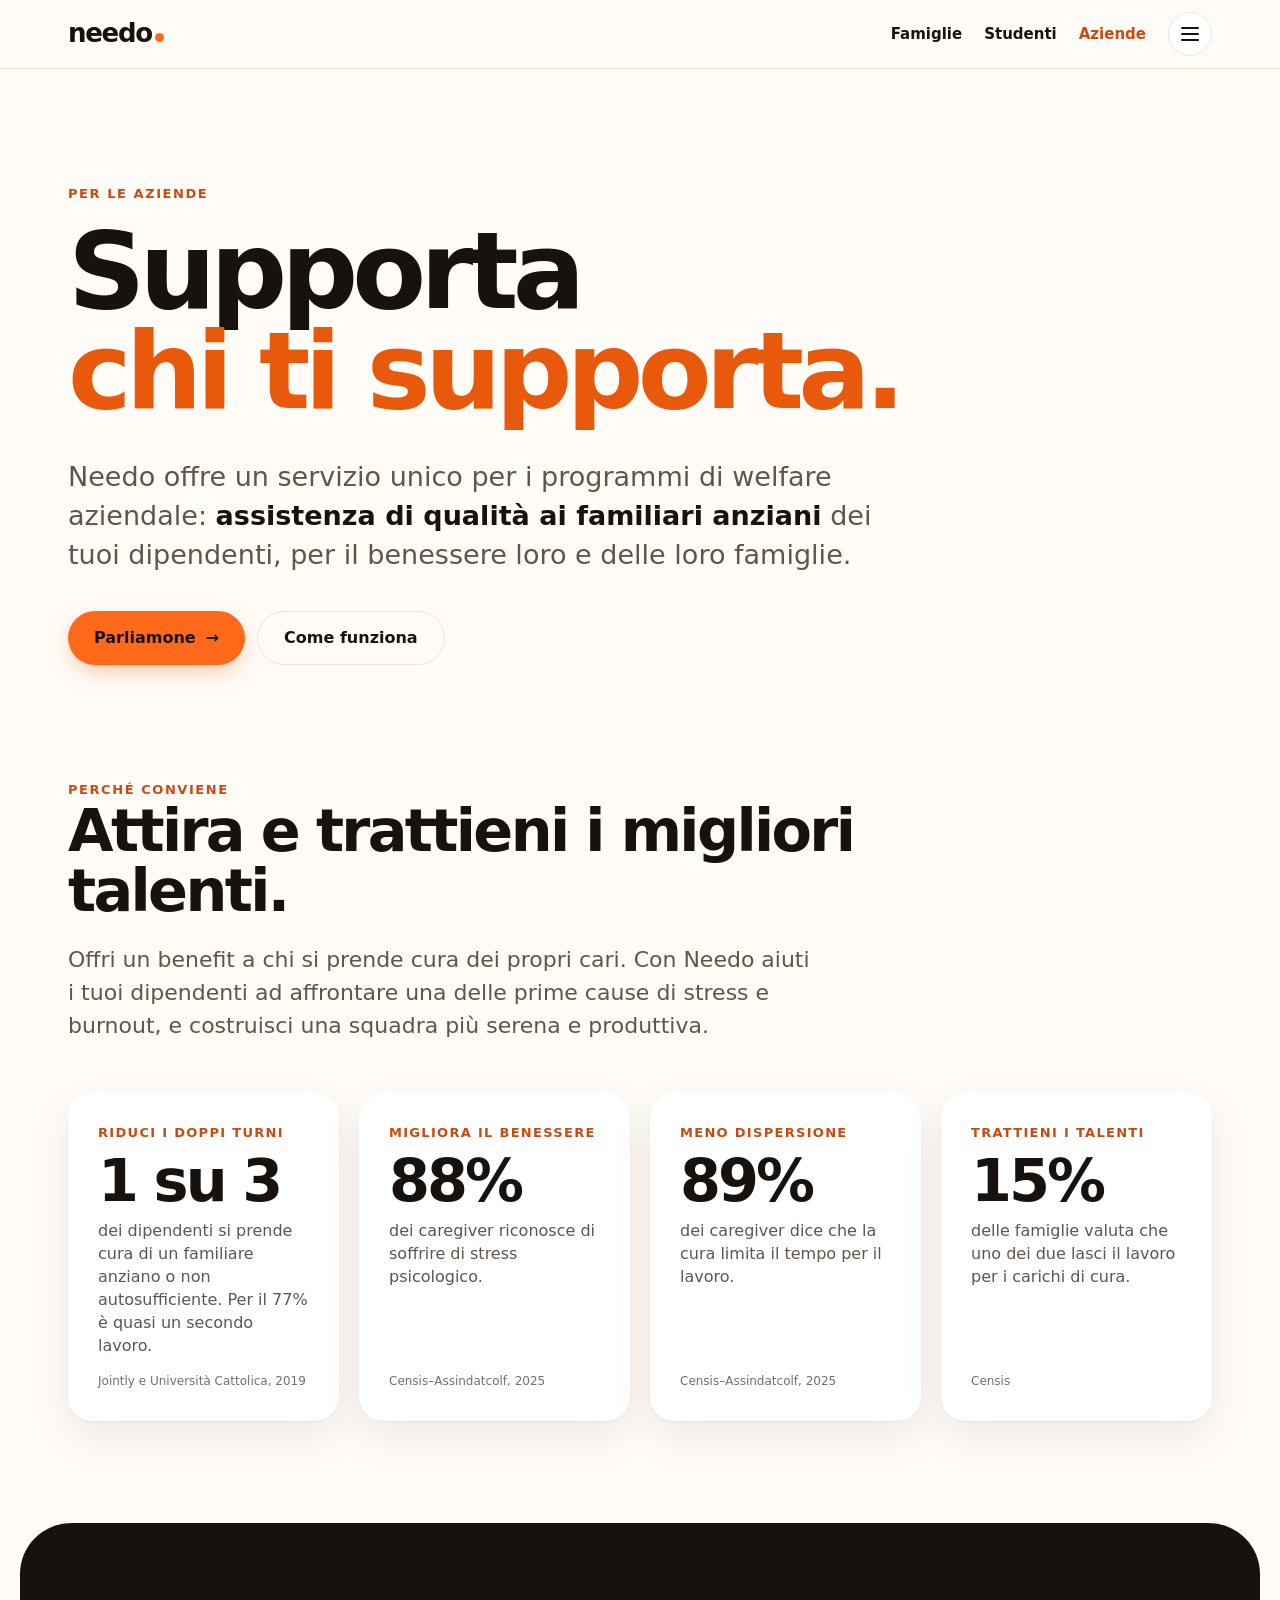
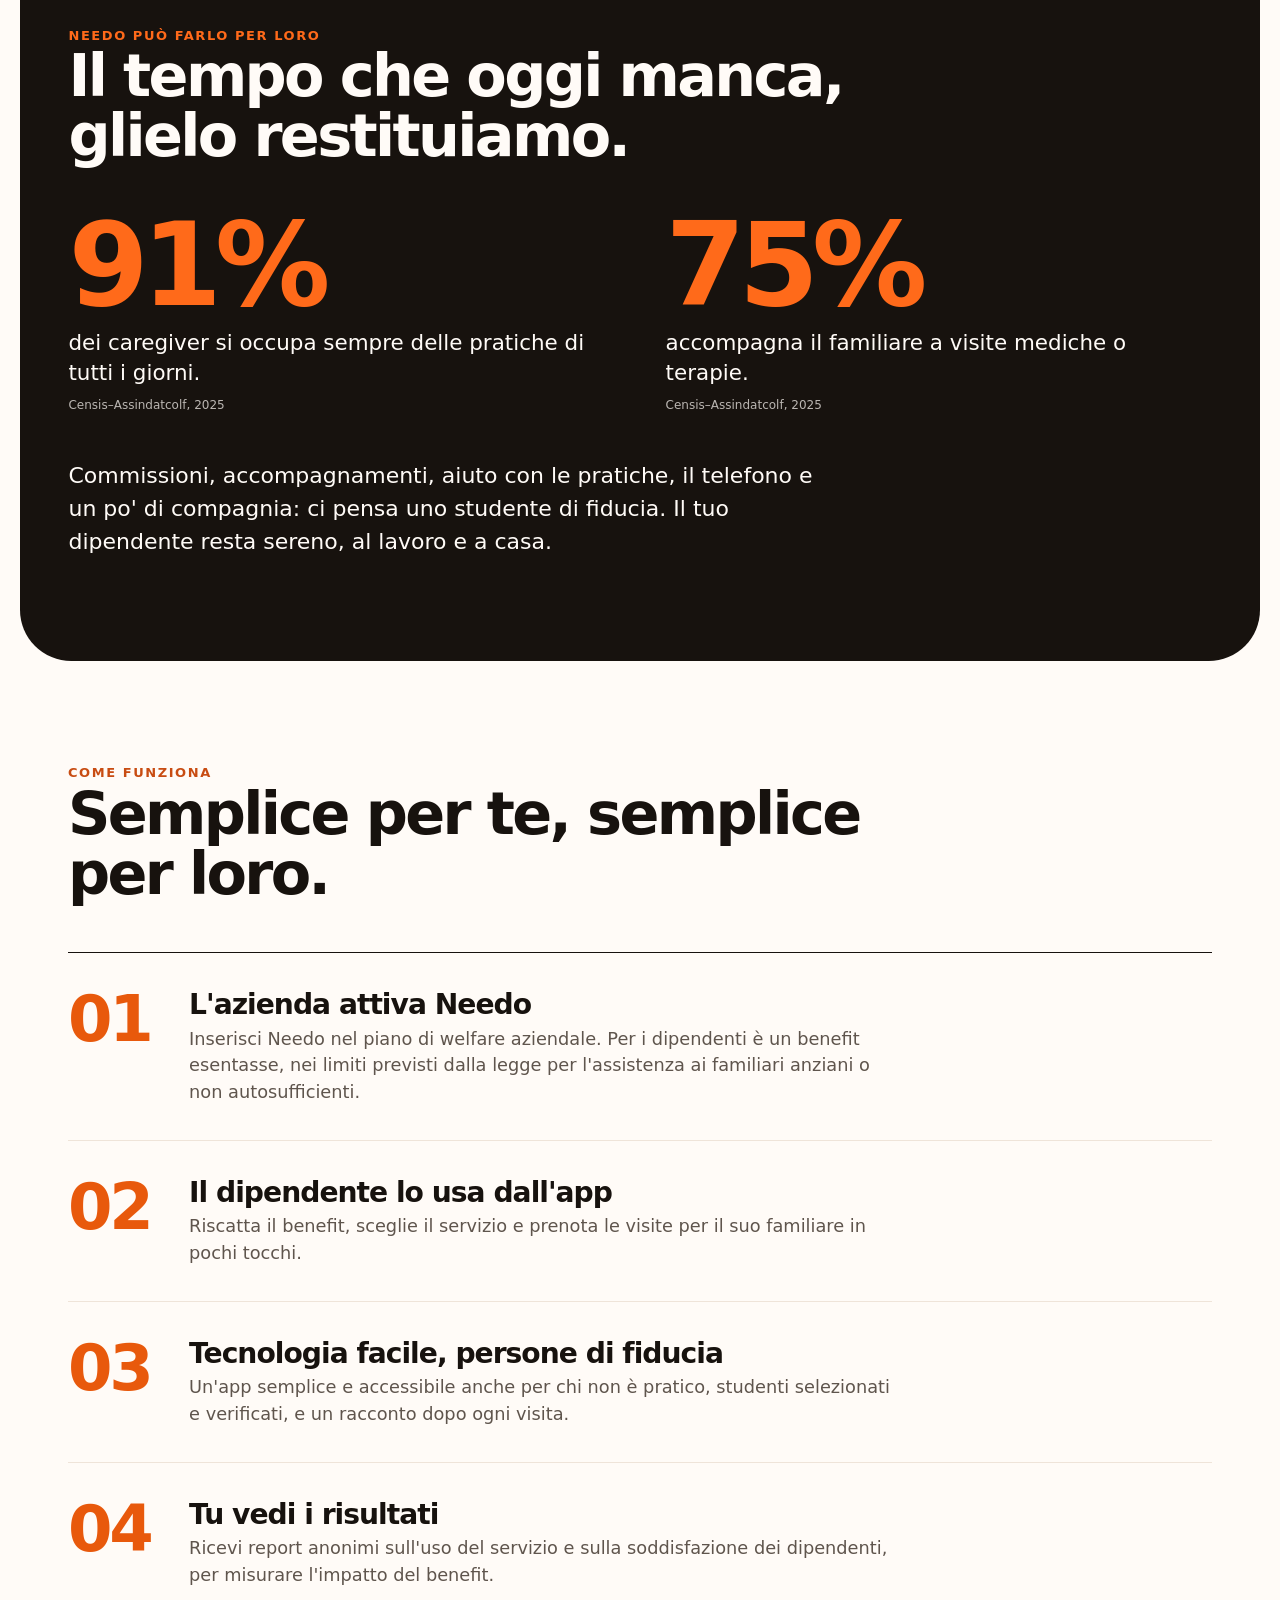
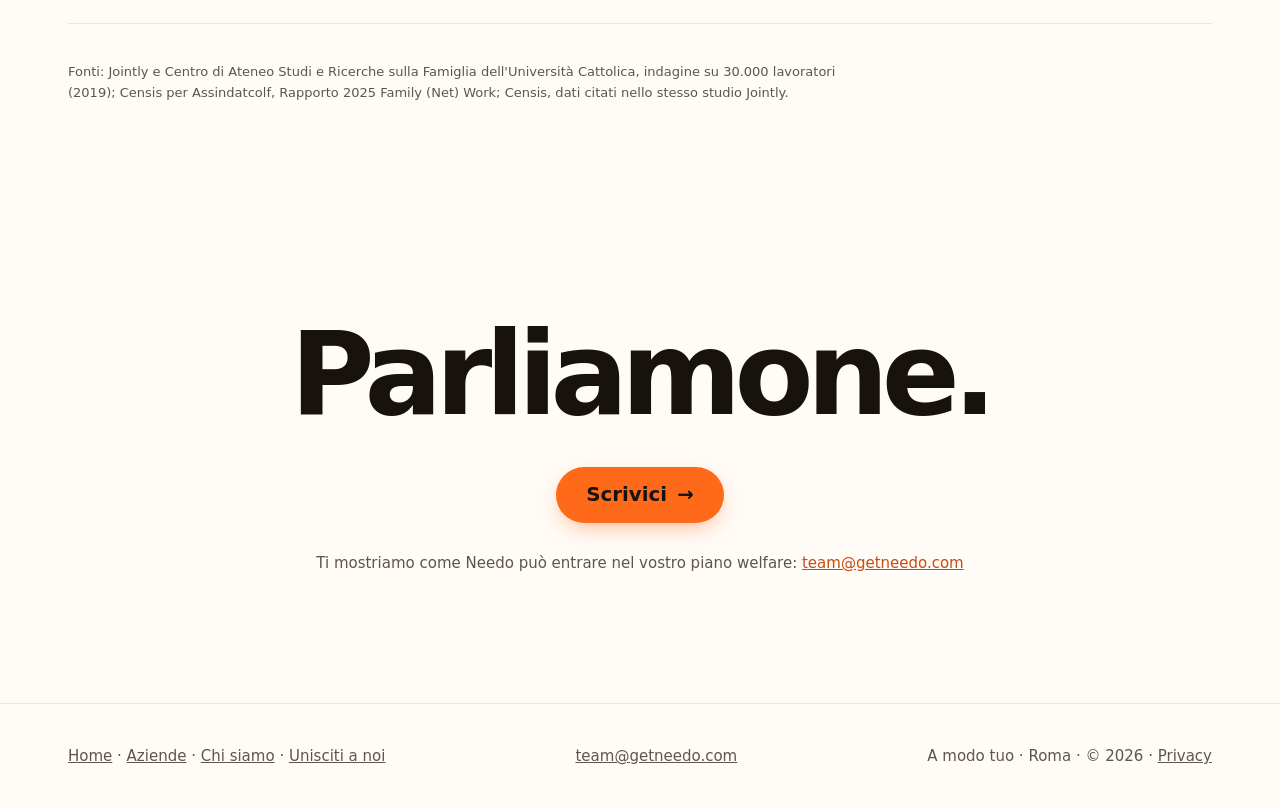
<file: needo-sito/aziende.html>
<!doctype html>
<html lang="it">
<head>
<meta charset="utf-8">
<meta http-equiv="Content-Security-Policy" content="default-src 'self'; script-src 'sha256-/x7W7R75k8Roq0WaVRQX9blP4OufE5xbAdzklGxsgpw=' 'sha256-SiDLjrQ24KJNxxf1iMrQNXnOCwX+NOUoTh8+BDdWLig='; style-src 'self' 'unsafe-inline' https://fonts.googleapis.com; font-src https://fonts.gstatic.com; img-src 'self' data:; connect-src 'none'; form-action 'none'; base-uri 'none'; object-src 'none'; upgrade-insecure-requests">
<meta name="referrer" content="no-referrer">
<meta name="viewport" content="width=device-width, initial-scale=1, viewport-fit=cover">
<title>Needo per le aziende</title>
<meta name="description" content="Needo per il welfare aziendale: assistenza di fiducia ai familiari anziani dei tuoi dipendenti. Meno stress, meno assenze, più talenti che restano.">
<meta name="theme-color" content="#FFFBF7" media="(prefers-color-scheme: light)">
<meta name="theme-color" content="#121010" media="(prefers-color-scheme: dark)">
<link rel="icon" type="image/svg+xml" href="/favicon.svg">
<link rel="icon" type="image/png" sizes="32x32" href="/favicon-32.png">
<link rel="apple-touch-icon" href="/apple-touch-icon.png">
<link rel="canonical" href="https://getneedo.com/aziende.html">
<meta property="og:type" content="website">
<meta property="og:url" content="https://getneedo.com/aziende.html">
<meta property="og:title" content="Needo per le aziende">
<meta property="og:description" content="Needo per il welfare aziendale: assistenza di fiducia ai familiari anziani dei tuoi dipendenti. Meno stress, meno assenze, più talenti che restano.">
<meta property="og:image" content="https://getneedo.com/og-image.png">
<meta property="og:locale" content="it_IT">
<script>document.documentElement.classList.add('js');</script>
<link rel="preconnect" href="https://fonts.googleapis.com">
<link rel="preconnect" href="https://fonts.gstatic.com" crossorigin>
<link rel="stylesheet" href="https://fonts.googleapis.com/css2?family=Plus+Jakarta+Sans:wght@600;700;800&family=Figtree:wght@400;500;600;700&display=swap">
<style>
:root{
  --bg:#FFFBF7; --surface:#FFFFFF; --soft:#FFF0E5; --ink:#17120E; --muted:#5F554D; --line:#EFE4D9;
  --brand:#FF6A1A; --on-brand:#17120E; --brand-text:#C84C12; --brand-big:#E8590C;
  --why-bg:#FF6A1A; --why-ink:#17120E; --err:#B42318;
  --btn2-bg:#17120E; --btn2-ink:#FFFBF7; --err-dark:#FFB4A6;
  --shadow:0 1px 2px rgba(40,20,10,.05),0 16px 40px rgba(40,20,10,.08);
  --head:'Plus Jakarta Sans',system-ui,sans-serif; --body:'Figtree',system-ui,sans-serif;
  color-scheme:light;
}
@media (prefers-color-scheme: dark){
  :root:not([data-theme="light"]){
    --bg:#121010; --surface:#1D1916; --soft:#26201B; --ink:#F7F1EA; --muted:#B8ADA3; --line:#332B25;
    --brand:#FF7A33; --on-brand:#17120E; --brand-text:#FF8A4C; --brand-big:#FF7A33;
    --why-bg:#FF7A33; --why-ink:#17120E; --err:#FF9B8A;
    --btn2-bg:#F7F1EA; --btn2-ink:#121010; --err-dark:#B42318;
    --shadow:0 1px 2px rgba(0,0,0,.4),0 16px 40px rgba(0,0,0,.4);
    color-scheme:dark;
  }
}
:root[data-theme="dark"]{
  --bg:#121010; --surface:#1D1916; --soft:#26201B; --ink:#F7F1EA; --muted:#B8ADA3; --line:#332B25;
  --brand:#FF7A33; --on-brand:#17120E; --brand-text:#FF8A4C; --brand-big:#FF7A33;
  --why-bg:#FF7A33; --why-ink:#17120E; --err:#FF9B8A;
  --btn2-bg:#F7F1EA; --btn2-ink:#121010; --err-dark:#B42318;
  --shadow:0 1px 2px rgba(0,0,0,.4),0 16px 40px rgba(0,0,0,.4);
  color-scheme:dark;
}
*{box-sizing:border-box}
html{scroll-behavior:smooth;scroll-padding-top:84px}
body{margin:0;background:var(--bg);color:var(--ink);font-family:var(--body);font-size:clamp(16px,.95rem + .25vw,18px);line-height:1.6;-webkit-font-smoothing:antialiased}
.wrap{width:100%;max-width:1240px;margin:0 auto;padding-left:clamp(20px,4vw,48px);padding-right:clamp(20px,4vw,48px)}
h1,h2,h3,h4{margin:0;font-family:var(--head);font-weight:800;letter-spacing:-.035em;line-height:1.02}
p{margin:0}
a{color:var(--brand-text)}
.eyebrow{font-size:13px;font-weight:700;letter-spacing:.12em;text-transform:uppercase;color:var(--brand-text)}

.btn{display:inline-flex;align-items:center;justify-content:center;gap:10px;min-height:54px;padding:0 26px;border-radius:999px;font-family:var(--body);font-weight:700;font-size:16px;line-height:1;text-decoration:none;border:0;cursor:pointer;transition:transform .18s cubic-bezier(.2,.8,.2,1),box-shadow .18s}
.btn:hover{transform:translateY(-2px)}
.btn:focus-visible,.theme-btn:focus-visible,.field input:focus-visible,.field select:focus-visible{outline:3px solid var(--brand);outline-offset:2px}
.btn-primary{background:var(--brand);color:var(--on-brand);box-shadow:0 8px 24px -8px rgba(255,106,26,.6)}
.btn-dark{background:var(--btn2-bg);color:var(--btn2-ink)}
.btn-ghost{background:transparent;color:var(--ink);border:1.5px solid var(--line)}
.btn .arr{transition:transform .18s}
.btn:hover .arr{transform:translateX(3px)}
.btn[disabled]{opacity:.6;cursor:wait;transform:none}

/* nav */
header{position:sticky;top:0;z-index:20;background:color-mix(in srgb,var(--bg) 86%,transparent);backdrop-filter:saturate(1.4) blur(12px);-webkit-backdrop-filter:saturate(1.4) blur(12px);border-bottom:1px solid var(--line)}
.nav{display:flex;align-items:center;justify-content:space-between;height:68px;gap:16px}
.logo{display:flex;align-items:baseline;gap:2px;text-decoration:none;color:var(--ink);font-family:var(--head);font-weight:800;font-size:26px;letter-spacing:-.05em}
.logo i{width:9px;height:9px;border-radius:50%;background:var(--brand);display:inline-block;margin-left:1px}
.links{display:flex;gap:22px;align-items:center}
.links a{color:var(--ink);text-decoration:none;font-weight:600;font-size:15px}
.links a:hover{color:var(--brand-text)}
.links .btn{min-height:44px;padding:0 20px;font-size:15px;color:var(--on-brand)}
@media (max-width:860px){.links .hide-sm{display:none}}
.theme-btn{width:44px;height:44px;flex:none;border-radius:50%;border:1.5px solid var(--line);background:var(--surface);color:var(--ink);display:flex;align-items:center;justify-content:center;cursor:pointer;padding:0}
.theme-btn:hover{border-color:var(--brand)}
.theme-btn svg{width:20px;height:20px;fill:none;stroke:currentColor;stroke-width:1.8;stroke-linecap:round;stroke-linejoin:round}
.theme-btn .sun{display:none}
.is-dark .theme-btn .sun{display:block}
.is-dark .theme-btn .moon{display:none}

/* hero */
.hero{display:grid;grid-template-columns:minmax(0,1.3fr) minmax(0,.7fr);gap:clamp(32px,5vw,72px);align-items:center;padding-top:clamp(40px,7vw,96px);padding-bottom:clamp(56px,8vw,112px)}
@media (max-width:900px){.hero{grid-template-columns:minmax(0,1fr)}}
.hero h1{font-size:clamp(46px,6.6vw,112px);line-height:.94;letter-spacing:-.05em}
@media (max-width:900px){.hero h1{font-size:clamp(46px,13vw,96px)}}
.hero h1 .o{color:var(--brand-big)}
.hero h1{letter-spacing:-.04em!important;word-spacing:.06em}
.hero h1 .p{margin-left:-.07em}
@media (prefers-color-scheme: dark){:root:not([data-theme="light"]) .fact b{color:#C84C12}}
:root[data-theme="dark"] .fact b{color:#C84C12}
.why blockquote,.head h2,.join-head h2{word-spacing:.05em}
.hero h1 .ln{display:block;overflow:hidden;padding-bottom:.08em;margin-bottom:-.08em}
.hero h1 .ln>span{display:inline-block;transform:translateY(110%);animation:lineUp 1s cubic-bezier(.16,1,.3,1) forwards}
.hero h1 .ln:nth-child(2)>span{animation-delay:.12s}
.hero h1 .ln:nth-child(3)>span{animation-delay:.24s}
@keyframes lineUp{to{transform:none}}
::selection{background:var(--brand);color:var(--on-brand)}
.story{transition:transform .5s cubic-bezier(.16,1,.3,1);will-change:transform}
.why{margin:0 clamp(8px,1.6vw,24px);border-radius:clamp(28px,4vw,56px)}
.bigmark{font-family:var(--head);font-weight:800;font-size:clamp(96px,25vw,380px);letter-spacing:-.075em;line-height:.78;color:var(--ink);white-space:nowrap;padding:clamp(24px,4vw,56px) 0 clamp(20px,3vw,40px);user-select:none}
.bigmark i{display:inline-block;width:.16em;height:.16em;border-radius:50%;background:var(--brand);margin-left:.02em}
.btn-primary:hover{box-shadow:0 14px 34px -10px rgba(255,106,26,.75)}
@media (prefers-reduced-motion: reduce){.hero h1 .ln>span{animation:none;transform:none}.story{transition:none}}
.lead{font-size:clamp(18px,1rem + .5vw,22px);color:var(--muted);max-width:32em;margin-top:clamp(20px,3vw,32px);line-height:1.5}
.ctas{display:flex;flex-wrap:wrap;gap:12px;margin-top:32px}
.note{display:inline-flex;align-items:center;gap:10px;margin-top:22px;font-size:15px;font-weight:600;color:var(--ink)}
.note i{width:8px;height:8px;border-radius:50%;background:var(--brand);box-shadow:0 0 0 0 rgba(255,106,26,.6);animation:pulse 2s infinite}
@keyframes pulse{0%{box-shadow:0 0 0 0 rgba(255,106,26,.55)}70%{box-shadow:0 0 0 10px rgba(255,106,26,0)}100%{box-shadow:0 0 0 0 rgba(255,106,26,0)}}

.stage{position:relative;padding:30px 0}
.stage::before{content:"";position:absolute;inset:0 0 0 28px;border-radius:44px;background:var(--brand);opacity:.14}
.stage::after{content:"";position:absolute;width:110px;height:110px;right:-6px;top:-18px;border-radius:50%;background:var(--brand)}
.card{background:var(--surface);border-radius:24px;box-shadow:var(--shadow);padding:22px}
.stack{position:relative;z-index:1;display:flex;flex-direction:column;gap:14px;padding-right:22px}
.ping{align-self:flex-start;display:flex;align-items:center;gap:10px;padding:12px 18px;border-radius:999px;font-size:14px;font-weight:700}
.ping i{width:10px;height:10px;border-radius:50%;background:#1F9D55;display:block}
.ping small{color:var(--muted);font-weight:500;font-size:14px}
.story{margin-left:28px}
.who{display:flex;align-items:center;gap:12px;margin-bottom:12px}
.avatar{width:44px;height:44px;border-radius:50%;display:flex;align-items:center;justify-content:center;font-weight:800;color:var(--on-brand);background:var(--brand);flex:none;font-family:var(--head)}
.who b{display:block;font-size:15px;line-height:1.3}
.who small{display:block;color:var(--muted);font-size:13px}
.quote{font-size:clamp(16px,1rem + .2vw,18px);line-height:1.55}
.tags{display:flex;flex-wrap:wrap;gap:6px;margin-top:14px}
.tag{background:var(--soft);border-radius:999px;padding:5px 12px;font-size:13px;font-weight:600}
.mini{align-self:flex-end;padding:16px 20px;min-width:210px}
.mini small{display:block;color:var(--muted);font-size:13px}
.mini b{display:block;font-family:var(--head);font-size:22px;letter-spacing:-.02em;margin:2px 0}

/* marquee */
.marquee{border-top:1px solid var(--line);border-bottom:1px solid var(--line);overflow:hidden;padding:18px 0;background:var(--surface)}
.track{display:flex;gap:40px;width:max-content;animation:slide 28s linear infinite}
.track span{font-family:var(--head);font-weight:800;font-size:clamp(22px,3vw,34px);letter-spacing:-.03em;white-space:nowrap;display:flex;align-items:center;gap:40px}
.track span::after{content:"";width:12px;height:12px;border-radius:50%;background:var(--brand);display:block}
@keyframes slide{to{transform:translateX(-50%)}}

/* sections */
section{padding:clamp(64px,10vw,128px) 0}
.why{background:var(--why-bg);color:var(--why-ink)}
.why .eyebrow{color:var(--why-ink);opacity:.75}
.why blockquote{margin:22px 0 0;font-family:var(--head);font-weight:800;font-size:clamp(34px,5.6vw,80px);line-height:1.02;letter-spacing:-.045em;max-width:15em}
.head{margin-bottom:clamp(32px,5vw,64px)}
.head h2{font-size:clamp(34px,5.4vw,72px);margin-top:14px;max-width:14em}

.steps{display:grid;grid-template-columns:repeat(3,minmax(0,1fr));gap:clamp(14px,2vw,24px)}
@media (max-width:900px){.steps{grid-template-columns:minmax(0,1fr)}}
.step{border-top:2px solid var(--ink);padding-top:22px}
.step .num{font-family:var(--head);font-weight:800;font-size:clamp(44px,5vw,64px);letter-spacing:-.05em;color:var(--brand-big);line-height:1}
.step h3{font-size:clamp(22px,1.2rem + .6vw,28px);margin-top:18px;letter-spacing:-.03em;line-height:1.1}
.step p{color:var(--muted);margin-top:10px}

.whatbg{background:var(--soft)}
.svcs{display:grid;grid-template-columns:repeat(4,minmax(0,1fr));gap:clamp(14px,1.6vw,20px)}
@media (max-width:1000px){.svcs{grid-template-columns:repeat(2,minmax(0,1fr))}}
@media (max-width:560px){.svcs{grid-template-columns:minmax(0,1fr)}}
.svc{padding:clamp(22px,2.4vw,30px);display:flex;flex-direction:column;gap:14px;transition:transform .2s cubic-bezier(.2,.8,.2,1)}
.svc:hover{transform:translateY(-4px)}
.ic{width:52px;height:52px;border-radius:16px;background:var(--brand);display:flex;align-items:center;justify-content:center;flex:none}
.ic svg{width:26px;height:26px;stroke:var(--on-brand);fill:none;stroke-width:1.9;stroke-linecap:round;stroke-linejoin:round}
.svc h3{font-size:clamp(20px,1.1rem + .4vw,24px);letter-spacing:-.03em;line-height:1.1}
.svc p{color:var(--muted);font-size:clamp(15px,.9rem + .15vw,16px)}
.facts{display:grid;grid-template-columns:repeat(2,minmax(0,1fr));gap:clamp(14px,1.6vw,20px);margin-top:clamp(14px,1.6vw,20px)}
@media (max-width:700px){.facts{grid-template-columns:minmax(0,1fr)}}
.fact{padding:clamp(24px,3vw,36px)}
.fact small{color:var(--muted);font-size:13px;font-weight:700;letter-spacing:.1em;text-transform:uppercase}
.fact b{display:block;font-family:var(--head);font-weight:800;font-size:clamp(40px,5vw,64px);letter-spacing:-.05em;line-height:1;margin-top:10px}
.fact p{color:var(--muted);margin-top:10px}
.offers{margin-top:clamp(28px,4vw,48px)}
.offers .grid{display:grid;grid-template-columns:repeat(3,minmax(0,1fr));gap:clamp(14px,1.6vw,20px);margin-top:14px}
@media (max-width:760px){.offers .grid{grid-template-columns:minmax(0,1fr)}}
.offer{padding:clamp(20px,2.4vw,28px)}
.offer h3{font-size:clamp(20px,1.6vw,24px)}
.offer p{color:var(--muted);margin-top:8px}
.offers .note{font-size:14px;color:var(--muted);margin-top:12px}
.faq{max-width:860px}
.faq details{border-top:1.5px solid var(--line);padding:18px 0}
.faq details:last-child{border-bottom:1.5px solid var(--line)}
.faq summary{cursor:pointer;list-style:none;font-family:var(--head);font-weight:800;font-size:clamp(19px,1.6vw,23px);letter-spacing:-.02em;display:flex;justify-content:space-between;gap:16px;align-items:center}
.faq summary::-webkit-details-marker{display:none}
.faq summary::after{content:"+";font-size:28px;line-height:1;color:var(--brand-text);flex:none;transition:transform .2s}
.faq details[open] summary::after{transform:rotate(45deg)}
.faq details p{color:var(--muted);margin-top:10px;max-width:46em}
.foot .contact a{color:var(--muted)}

/* forms */
.join{display:grid;grid-template-columns:repeat(2,minmax(0,1fr));gap:clamp(16px,2vw,24px)}
@media (max-width:900px){.join{grid-template-columns:minmax(0,1fr)}}
.form{padding:clamp(22px,3vw,40px)}
.form h3{font-size:clamp(28px,3vw,40px);letter-spacing:-.04em}
.form .intro{color:var(--muted);margin:12px 0 22px}
.form-dark{background:var(--btn2-bg);color:var(--btn2-ink)}
.form-dark .intro,.form-dark .field label{color:inherit}
.form-dark .intro{opacity:.8}
.field{display:flex;flex-direction:column;gap:6px;margin-bottom:14px;min-width:0}
.field label{font-size:14px;font-weight:700}
.field input,.field select{font-family:var(--body);font-size:16px;color:var(--ink);background:var(--bg);border:1.5px solid var(--line);border-radius:14px;min-height:52px;padding:0 14px;width:100%;scroll-margin-top:96px}
.field.invalid input{border-color:var(--err);border-width:2px}
.err{font-size:14px;line-height:1.4;color:var(--err);margin:0;font-weight:600}
.form-dark .err,.form-dark .fail{color:var(--err-dark)}
.err[hidden],.extra[hidden]{display:none}
.fix{font:inherit;font-weight:800;color:inherit;background:none;border:0;padding:0;margin-left:4px;cursor:pointer;text-decoration:underline;text-underline-offset:3px}
.row2{display:grid;grid-template-columns:repeat(2,minmax(0,1fr));gap:12px}
@media (max-width:480px){.row2{grid-template-columns:minmax(0,1fr)}}
.form .btn{width:100%;margin-top:6px}
.perks{display:flex;flex-direction:column;gap:10px;margin:0 0 22px;padding:0;list-style:none}
.perks li{display:flex;gap:10px;align-items:center;font-size:17px;font-weight:600}
.perks svg{flex:none;width:22px;height:22px;stroke:var(--brand);fill:none;stroke-width:2.4;stroke-linecap:round;stroke-linejoin:round}
.hint{font-size:13px;opacity:.75;margin-top:-6px;margin-bottom:14px}
.done{display:none;text-align:center;padding:28px 0 8px}
.done .ic{margin:0 auto 16px;width:64px;height:64px;border-radius:50%}
.done h4{font-size:28px;letter-spacing:-.03em}
.done p{margin-top:8px;opacity:.8}
.callback{margin-top:clamp(16px,2vw,24px);padding:clamp(22px,3vw,36px);display:grid;grid-template-columns:minmax(0,1fr) minmax(0,1.8fr);gap:clamp(16px,3vw,40px);align-items:start;background:var(--soft);box-shadow:none}
@media (max-width:900px){.callback{grid-template-columns:minmax(0,1fr)}}
.callback h3{font-size:clamp(24px,2.4vw,32px);letter-spacing:-.035em;line-height:1.1}
.callback .cb-text p{color:var(--muted);margin-top:10px}
.row3{display:grid;grid-template-columns:repeat(3,minmax(0,1fr));gap:12px}
@media (max-width:700px){.row3{grid-template-columns:minmax(0,1fr)}}
.callback .btn{width:auto;margin-top:6px}
@media (max-width:480px){.callback .btn{width:100%}}
.cb-done{font-size:18px;line-height:1.5;padding:8px 0}
.cb-done b{display:block;font-family:var(--head);font-size:22px;letter-spacing:-.02em;margin-bottom:4px}
.field select:invalid,.field input:invalid{box-shadow:none}

/* nav v4: Famiglie / Studenti / Aziende + menu */
.links{position:relative}
.menu-btn{width:44px;height:44px;border-radius:50%;border:1.5px solid var(--line);background:var(--surface);display:inline-flex;flex-direction:column;align-items:center;justify-content:center;gap:4px;cursor:pointer;padding:0}
.menu-btn span{display:block;width:18px;height:2px;border-radius:2px;background:var(--ink);transition:transform .25s ease,opacity .2s ease}
.menu-btn[aria-expanded="true"] span:nth-child(1){transform:translateY(6px) rotate(45deg)}
.menu-btn[aria-expanded="true"] span:nth-child(2){opacity:0}
.menu-btn[aria-expanded="true"] span:nth-child(3){transform:translateY(-6px) rotate(-45deg)}
.menu-btn:focus-visible{outline:3px solid var(--brand);outline-offset:2px}
.menu{position:absolute;right:0;top:calc(100% + 10px);min-width:220px;background:var(--surface);border:1px solid var(--line);border-radius:20px;box-shadow:0 18px 40px -18px rgba(23,18,14,.35);padding:8px;display:flex;flex-direction:column;z-index:30}
.menu[hidden]{display:none}
.menu a{padding:12px 14px;border-radius:12px;font-size:17px;font-weight:700;color:var(--ink);text-decoration:none}
.menu a:hover,.menu a:focus-visible{background:var(--soft);color:var(--brand-text);outline:none}
.menu .only-sm{display:none}
@media (max-width:860px){.menu .only-sm{display:block}}
.js .faq-more:not(.open){display:none}
.faq-more{margin-top:0}
.faq-toggle{display:none;margin:22px auto 0;align-items:center;gap:8px;font:inherit;font-weight:700;font-size:16px;color:var(--ink);background:var(--surface);border:1.5px solid var(--line);border-radius:999px;padding:10px 18px;cursor:pointer}
.js .faq-toggle{display:flex}
.faq-toggle:hover{border-color:var(--brand)}
.faq-toggle:focus-visible{outline:3px solid var(--brand);outline-offset:2px}
.faq-toggle svg{width:18px;height:18px;fill:none;stroke:currentColor;stroke-width:2.4;stroke-linecap:round;stroke-linejoin:round;transition:transform .25s ease}
.faq-toggle[aria-expanded="true"] svg{transform:rotate(180deg)}
.more{margin-top:clamp(28px,4vw,44px);padding:clamp(22px,3vw,32px);border-radius:24px;background:var(--soft)}
.more h3{font-size:clamp(22px,2vw,28px);letter-spacing:-.03em}
.more p{margin-top:8px;color:var(--muted);font-size:17px}
.more a{color:var(--brand-text);font-weight:700}
.sent form{display:none}
.sent .done{display:block}
.fail{color:var(--err);font-weight:600;font-size:14px;margin-top:10px;line-height:1.45}
.fail a{color:inherit;font-weight:800}
.hp{position:absolute!important;left:-9999px;width:1px;height:1px;overflow:hidden}
.field .opt{font-weight:500;opacity:.7}
.done .to{font-weight:800;word-break:break-all}
.done .tip{font-size:14px;margin-top:12px}
.done .acts{display:flex;flex-wrap:wrap;gap:10px;justify-content:center;margin-top:20px}
.done .acts .btn{width:auto;min-height:46px;padding:0 20px;font-size:15px;margin:0}
.form-dark .btn-ghost{color:inherit;border-color:color-mix(in srgb,currentColor 30%,transparent)}
.done .note{font-size:14px;font-weight:600;margin-top:14px;min-height:1.4em}
.btn[disabled]{opacity:.6;cursor:default;transform:none}
dialog.verify{width:min(480px,calc(100% - 32px));border:0;border-radius:24px;padding:36px 28px 30px;background:var(--surface);color:var(--ink);box-shadow:0 30px 80px rgba(0,0,0,.35);text-align:center}
dialog.verify::backdrop{background:rgba(10,8,6,.55)}
dialog.verify .ic{margin:0 auto 16px;width:64px;height:64px;border-radius:50%;background:var(--brand);display:flex;align-items:center;justify-content:center}
dialog.verify .ic svg{width:30px;height:30px;stroke:var(--on-brand);fill:none;stroke-width:2.6;stroke-linecap:round;stroke-linejoin:round}
dialog.verify h2{font-size:28px;letter-spacing:-.03em}
dialog.verify p{color:var(--muted);margin-top:10px}
dialog.verify .btn{margin-top:22px}
.spin{width:30px;height:30px;border-radius:50%;border:3px solid color-mix(in srgb,var(--on-brand) 25%,transparent);border-top-color:var(--on-brand);animation:sp 0.9s linear infinite}
@keyframes sp{to{transform:rotate(360deg)}}

/* privacy */
.check{display:flex;gap:10px;align-items:flex-start;font-size:14px;line-height:1.45;margin:4px 0 16px}
.check input{width:20px;height:20px;flex:none;margin:1px 0 0;accent-color:var(--brand);cursor:pointer}
.check a,.linkbtn{color:inherit;font-weight:700;text-decoration:underline;text-underline-offset:3px}
.linkbtn{background:none;border:0;padding:0;font:inherit;cursor:pointer}
dialog.priv{width:min(720px,calc(100% - 32px));max-height:min(80vh,800px);border:0;border-radius:24px;padding:0;background:var(--surface);color:var(--ink);box-shadow:0 30px 80px rgba(0,0,0,.35)}
dialog.priv::backdrop{background:rgba(10,8,6,.55)}
.priv-in{padding:clamp(22px,4vw,40px);overflow:auto;max-height:min(80vh,800px)}
.priv h2{font-size:clamp(26px,3vw,34px);letter-spacing:-.03em;margin-bottom:6px}
.priv h3{font-size:17px;letter-spacing:-.01em;margin:22px 0 6px;font-family:var(--head)}
.priv p,.priv li{font-size:15px;color:var(--muted)}
.priv ul{padding-left:20px;margin:6px 0}
.priv .close{position:sticky;top:0;float:right;width:44px;height:44px;border-radius:50%;border:1.5px solid var(--line);background:var(--surface);color:var(--ink);font-size:22px;cursor:pointer;line-height:1}
.foot a,.foot .linkbtn{color:var(--muted)}

footer{padding:40px 0 calc(40px + env(safe-area-inset-bottom, 0px));border-top:1px solid var(--line)}
.foot{display:flex;flex-wrap:wrap;gap:12px;justify-content:space-between;align-items:center;color:var(--muted);font-size:15px}

/* ===== v2: bolder, Bending-Spoons-like ===== */
.progress{position:absolute;left:0;bottom:-1px;height:3px;width:100%;background:var(--brand);transform-origin:0 50%;transform:scaleX(0)}
header .nav{transition:height .25s ease}
header.scrolled .nav{height:58px}

.rot{margin-top:18px;font-family:var(--head);font-weight:800;font-size:clamp(20px,1.1rem + .9vw,30px);letter-spacing:-.03em;line-height:1.2}
.rot .w{display:inline-block;color:var(--brand-text);border-bottom:3px solid var(--brand);transition:opacity .25s ease,transform .25s ease}
.rot .w.out{opacity:0;transform:translateY(10px)}

@keyframes float{0%,100%{transform:translateY(0)}50%{transform:translateY(-8px)}}

.marquee{background:var(--btn2-bg);color:var(--btn2-ink);border:0;padding:26px 0}
.marquee .track span{font-size:clamp(28px,4.4vw,56px)}

.why{padding:clamp(80px,14vw,180px) 0}
.why blockquote{font-size:clamp(38px,6.4vw,96px);max-width:13.5em}
.why .why-sub{margin-top:clamp(20px,3vw,36px);font-size:clamp(20px,1.2rem + .7vw,30px);line-height:1.35;font-weight:600;max-width:26em;color:var(--why-ink)}
.why .wd{opacity:.22;transition:opacity .25s linear}
.why .wd.on{opacity:1}

@media (min-width:1000px){
  #come .wrap{display:grid;grid-template-columns:minmax(0,5fr) minmax(0,7fr);gap:clamp(40px,6vw,96px);align-items:start}
  #come .head{position:sticky;top:110px;margin:0}
  #come .steps{grid-template-columns:minmax(0,1fr);gap:0}
}
#come .step{display:grid;grid-template-columns:auto minmax(0,1fr);column-gap:clamp(18px,3vw,36px);padding:clamp(22px,3vw,36px) 0;border-top:1.5px solid var(--line)}
#come .step:last-child{border-bottom:1.5px solid var(--line)}
#come .step .num{grid-row:span 2;font-size:clamp(56px,7vw,104px)}
#come .step h3{margin-top:4px;font-size:clamp(24px,1.4rem + .9vw,36px)}

#servizi .svcs{grid-template-columns:minmax(0,1fr);gap:0}
#servizi .svc{flex-direction:row;align-items:center;gap:clamp(16px,3vw,40px);background:transparent;box-shadow:none;border-radius:0;border-top:1.5px solid var(--ink);padding:clamp(22px,3vw,34px) clamp(8px,1.5vw,20px);position:relative;transition:background .25s ease,color .25s ease,padding .25s ease}
#servizi .svc:last-child{border-bottom:1.5px solid var(--ink)}
#servizi .svc h3{font-size:clamp(24px,3.1vw,46px);letter-spacing:-.04em;min-width:0;line-height:1.05}
#servizi .svc{display:grid;grid-template-columns:52px minmax(0,1fr) minmax(0,24em);column-gap:clamp(16px,3vw,40px);align-items:center}
#servizi .svc p{margin:0;max-width:none;text-align:left;font-size:clamp(16px,.95rem + .2vw,18px);line-height:1.5;color:var(--muted)}
#servizi .svc:hover{transform:none}
@media (max-width:860px){
  #servizi .svc{grid-template-columns:52px minmax(0,1fr);row-gap:8px;align-items:start}
  #servizi .svc h3{padding-top:10px}
  #servizi .svc p{grid-column:2}
}

.facts{margin-top:clamp(40px,6vw,72px)}
.fact{background:var(--btn2-bg);color:var(--btn2-ink);box-shadow:none}
.fact small,.fact p{color:inherit;opacity:.72}
.fact b{font-size:clamp(36px,4.4vw,72px);color:var(--brand);white-space:nowrap;letter-spacing:-.04em}

.join-head{margin-bottom:clamp(32px,5vw,56px)}
.join-head h2{font-size:clamp(44px,8vw,120px);letter-spacing:-.055em;line-height:.95;margin-top:14px}
.join-head h2 span{color:var(--brand-big)}

@media (prefers-reduced-motion: reduce){
  .stack .card{animation:none}
  .why .wd{opacity:1}
  .rot .w{transition:none}
}

/* reveal */
.js .rv{opacity:0;transform:translateY(28px);transition:opacity .7s cubic-bezier(.2,.8,.2,1),transform .7s cubic-bezier(.2,.8,.2,1)}
.js .rv.in{opacity:1;transform:none}
.js .rv.d1{transition-delay:.08s}.js .rv.d2{transition-delay:.16s}.js .rv.d3{transition-delay:.24s}
@media (prefers-reduced-motion: reduce){
  .js .rv{opacity:1;transform:none;transition:none}
  .track,.note i{animation:none}
  .btn,.svc{transition:none}
}

main{overflow-x:clip}
.about-hero{padding-top:clamp(56px,9vw,128px);padding-bottom:clamp(40px,6vw,80px)}
.about-hero h1{font-size:clamp(48px,9vw,128px);letter-spacing:-.055em;line-height:.93;margin-top:16px}
.about-hero h1 .ln{display:block;overflow:hidden;padding-bottom:.1em;margin-bottom:-.1em}
.about-hero h1 .ln>span{display:inline-block;transform:translateY(110%);animation:lineUp 1.1s cubic-bezier(.16,1,.3,1) forwards}
.about-hero h1 .ln:nth-child(2)>span{animation-delay:.14s;color:var(--brand-big)}
.about-lead{font-size:clamp(20px,1.25rem + .55vw,28px);line-height:1.45;color:var(--muted);max-width:28em;margin-top:clamp(24px,3vw,36px)}
.about-lead b{color:var(--ink);font-weight:600}

.statement{padding:clamp(48px,9vw,140px) 0}
.statement p{font-family:var(--head);font-weight:800;font-size:clamp(32px,5.2vw,76px);line-height:1.04;letter-spacing:-.045em;max-width:15em}
.statement .wd{opacity:.16;transition:opacity .35s ease}
.statement .wd.st{color:var(--brand-big)}
.statement .wd.on{opacity:1}

.turn{padding:clamp(24px,5vw,72px) 0 clamp(72px,11vw,160px);text-align:center}
.turn .turn-a{font-family:var(--head);font-weight:800;font-size:clamp(28px,3.6vw,52px);line-height:1.08;letter-spacing:-.04em;color:var(--muted)}
.turn .turn-b{font-family:var(--head);font-weight:800;font-size:clamp(40px,12.5vw,200px);line-height:.9;letter-spacing:-.065em;white-space:nowrap;color:var(--brand-big);margin-top:clamp(10px,1.6vw,20px)}
.turn .turn-b i{display:inline-block;width:.15em;height:.15em;border-radius:50%;background:var(--brand);margin-left:.02em}

.belief-panel{background:var(--why-bg);color:var(--why-ink);margin:0 clamp(8px,1.6vw,24px);border-radius:clamp(28px,4vw,56px);padding:clamp(72px,12vw,160px) 0}
.belief-panel .eyebrow{color:inherit;opacity:.75}
.belief-panel blockquote{margin:18px 0 0;font-family:var(--head);font-weight:800;font-size:clamp(34px,5.6vw,84px);line-height:1.02;letter-spacing:-.05em;max-width:14em}
.belief-panel .wd{opacity:.25;transition:opacity .35s ease}
.belief-panel .wd.on{opacity:1}

.team-sec{padding:clamp(16px,3vw,40px) 0 clamp(40px,6vw,80px)}
.team-sec .eyebrow{margin-bottom:clamp(24px,3vw,40px)}
.people{border-top:1.5px solid var(--ink)}
.person{display:grid;grid-template-columns:clamp(96px,10vw,140px) minmax(0,1fr) minmax(0,1.25fr);column-gap:clamp(18px,3.4vw,56px);align-items:center;padding:clamp(24px,3vw,40px) 0;border-bottom:1.5px solid var(--line)}
.person .ph{width:100%;aspect-ratio:1;border-radius:clamp(20px,2.4vw,32px);object-fit:cover;display:flex;align-items:center;justify-content:center;font-family:var(--head);font-weight:800;font-size:clamp(30px,3.4vw,46px);letter-spacing:-.04em;transition:transform .5s cubic-bezier(.16,1,.3,1)}
img.ph{height:auto;display:block}
.person:hover .ph{transform:scale(1.04) rotate(-2deg)}
.person .av0{background:var(--brand);color:var(--on-brand)}
.person .av1{background:#0F4C5C;color:#FFFBF7}
.person h3{font-size:clamp(24px,2.4vw,36px);letter-spacing:-.04em;line-height:1.05}
.person .role{margin-top:6px;font-size:14px;font-weight:700;letter-spacing:.08em;text-transform:uppercase;color:var(--brand-text)}
.person .bio{color:var(--muted);font-size:clamp(16px,.95rem + .2vw,18px);line-height:1.55;margin:0}
.person .links{display:flex;flex-wrap:wrap;gap:8px;margin-top:14px}
.person .links a{display:inline-flex;align-items:center;gap:6px;font-weight:700;font-size:14px;color:var(--ink);text-decoration:none;border:1.5px solid var(--line);border-radius:999px;padding:7px 12px;transition:border-color .2s ease,background .2s ease}
.person .links a:hover{border-color:var(--brand);background:var(--soft)}
.person .links svg{width:16px;height:16px;fill:none;stroke:currentColor;stroke-width:2;stroke-linecap:round;stroke-linejoin:round}
@media (max-width:760px){
  .person{grid-template-columns:84px minmax(0,1fr);row-gap:16px}
  .person .bio{grid-column:1 / -1}
  .person .bio:empty{display:none}
}

.cta{text-align:center;padding:clamp(56px,9vw,128px) 0 clamp(72px,10vw,140px)}
.cta h2{font-size:clamp(52px,9vw,128px);letter-spacing:-.06em;line-height:.92}
.cta .btn-primary{margin-top:clamp(28px,3.4vw,40px);font-size:clamp(17px,1rem + .3vw,20px);padding:18px 30px}
.cta .sub{display:block;margin-top:20px;font-weight:700;color:var(--ink);text-decoration:none}
.cta .sub span{color:var(--brand-text)}
.cta .sub:hover{text-decoration:underline;text-underline-offset:4px}
.cta .mail{margin-top:28px;color:var(--muted);font-size:15px}

.js .rv{opacity:0;transform:translateY(28px);filter:blur(10px);transition:opacity .9s cubic-bezier(.2,.8,.2,1),transform .9s cubic-bezier(.2,.8,.2,1),filter .9s cubic-bezier(.2,.8,.2,1)}
.js .rv.in{opacity:1;transform:none;filter:none}
.js .rv.d1{transition-delay:.12s}.js .rv.d2{transition-delay:.24s}.js .rv.d3{transition-delay:.36s}
.js .turn-b.rv{transform:translateY(40px) scale(.94)}
.js .turn-b.rv.in{transform:none}
@media (prefers-reduced-motion: reduce){
  .about-hero h1 .ln>span{animation:none;transform:none}
  .js .rv{opacity:1;transform:none;filter:none;transition:none}
  .statement .wd,.belief-panel .wd{opacity:1;transition:none}
  .person .ph{transition:none}
}

.links a.cur{color:var(--brand-text)}
/* "Non tutti... Con Needo, sì." – stessa misura, allineato, niente punto finto */
.turn{padding:clamp(8px,2vw,24px) 0 clamp(72px,10vw,140px);text-align:left}
.turn .turn-a,.turn .turn-b{font-family:var(--head);font-weight:800;font-size:clamp(36px,6vw,88px);line-height:1.02;letter-spacing:-.05em;max-width:14em;white-space:normal;margin:0}
.turn .turn-a{color:var(--ink)}
.turn .turn-b{color:var(--brand-big);margin-top:.12em}
.js .turn-b.rv{transform:translateY(28px)}
.page-hero{padding-top:clamp(56px,9vw,128px);padding-bottom:clamp(40px,6vw,80px)}
.page-hero h1{font-size:clamp(46px,8.4vw,120px);letter-spacing:-.055em;line-height:.93;margin-top:16px}
.page-hero h1 .ln{display:block;overflow:hidden;padding-bottom:.1em;margin-bottom:-.1em}
.page-hero h1 .ln>span{display:inline-block;transform:translateY(110%);animation:lineUp 1.1s cubic-bezier(.16,1,.3,1) forwards}
.page-hero h1 .ln:nth-child(2)>span{animation-delay:.14s;color:var(--brand-big)}
.page-hero .about-lead{max-width:30em}
.page-hero .ctas{display:flex;flex-wrap:wrap;gap:12px;margin-top:clamp(24px,3vw,36px)}
.sec{padding:clamp(56px,8vw,112px) 0}
.sec h2{font-size:clamp(34px,4.6vw,64px);letter-spacing:-.045em;line-height:1.02;max-width:15em}
.sec .intro2{font-size:clamp(18px,1.1rem + .35vw,22px);line-height:1.5;color:var(--muted);max-width:34em;margin-top:clamp(14px,2vw,22px)}
.stats{display:grid;grid-template-columns:repeat(4,minmax(0,1fr));gap:clamp(14px,1.6vw,20px);margin-top:clamp(32px,4vw,56px)}
@media (max-width:1060px){.stats{grid-template-columns:repeat(2,minmax(0,1fr))}}
@media (max-width:560px){.stats{grid-template-columns:minmax(0,1fr)}}
.stat{padding:clamp(22px,2.4vw,30px);display:flex;flex-direction:column;gap:8px}
.stat .lab{font-size:13px;font-weight:700;letter-spacing:.1em;text-transform:uppercase;color:var(--brand-text)}
.stat b{font-family:var(--head);font-weight:800;font-size:clamp(44px,4.6vw,68px);line-height:1;letter-spacing:-.05em}
.stat p{color:var(--muted);font-size:16px;line-height:1.45;margin:0}
.stat .src{font-size:12px;color:var(--muted);opacity:.85;margin-top:auto;padding-top:6px}
.dark{background:var(--btn2-bg);color:var(--btn2-ink);margin:0 clamp(8px,1.6vw,24px);border-radius:clamp(28px,4vw,56px)}
.dark .eyebrow{color:var(--brand)}
.dark .intro2{color:inherit;opacity:.78}
.duo{display:grid;grid-template-columns:repeat(2,minmax(0,1fr));gap:clamp(24px,4vw,64px);margin-top:clamp(28px,4vw,48px)}
@media (max-width:760px){.duo{grid-template-columns:minmax(0,1fr)}}
.duo .big{font-family:var(--head);font-weight:800;font-size:clamp(64px,9vw,128px);line-height:.9;letter-spacing:-.06em;color:var(--brand)}
.duo p{font-size:clamp(18px,1.1rem + .3vw,22px);line-height:1.4;margin-top:10px}
.duo .src{font-size:12px;opacity:.7;margin-top:8px}
.steps3{margin-top:clamp(28px,4vw,48px);border-top:1.5px solid var(--ink)}
.steps3 .st{display:grid;grid-template-columns:auto minmax(0,1fr);column-gap:clamp(18px,3vw,40px);padding:clamp(22px,3vw,34px) 0;border-bottom:1.5px solid var(--line)}
.steps3 .num{font-family:var(--head);font-weight:800;font-size:clamp(44px,5vw,72px);letter-spacing:-.05em;color:var(--brand-big);line-height:1;grid-row:span 2}
.steps3 h3{font-size:clamp(22px,2.2vw,32px);letter-spacing:-.035em;margin-top:4px}
.steps3 p{color:var(--muted);font-size:clamp(16px,.95rem + .2vw,18px);line-height:1.5;margin-top:6px;max-width:40em}
.values{display:grid;grid-template-columns:repeat(4,minmax(0,1fr));gap:clamp(14px,1.6vw,20px);margin-top:clamp(28px,4vw,48px)}
@media (max-width:1000px){.values{grid-template-columns:repeat(2,minmax(0,1fr))}}
@media (max-width:520px){.values{grid-template-columns:minmax(0,1fr)}}
.value{padding:clamp(22px,2.4vw,30px);display:flex;flex-direction:column;gap:10px}
.value .num{font-family:var(--head);font-weight:800;font-size:15px;color:var(--brand-text)}
.value h3{font-size:clamp(22px,2vw,28px);letter-spacing:-.035em;line-height:1.1}
.value p{color:var(--muted);font-size:16px;line-height:1.5;margin:0}
.paths{display:grid;grid-template-columns:repeat(2,minmax(0,1fr));gap:clamp(14px,1.6vw,20px)}
@media (max-width:760px){.paths{grid-template-columns:minmax(0,1fr)}}
.path{padding:clamp(26px,3vw,40px);display:flex;flex-direction:column;gap:12px;align-items:flex-start}
.path h3{font-size:clamp(28px,3vw,40px);letter-spacing:-.04em}
.path p{color:var(--muted);font-size:17px;line-height:1.5;margin:0}
.path.alt{background:var(--btn2-bg);color:var(--btn2-ink)}
.path.alt p{color:inherit;opacity:.8}
.path .btn{margin-top:8px}
.sources{font-size:13px;color:var(--muted);line-height:1.6;margin-top:clamp(28px,3vw,40px);max-width:60em}
.sources a{color:inherit}
@media (prefers-reduced-motion: reduce){.page-hero h1 .ln>span{animation:none;transform:none}}
</style>
</head>
<body>
<header id="hdr">
  <div class="progress" id="progress" aria-hidden="true"></div>
  <div class="wrap nav">
    <a class="logo" href="/" aria-label="Needo, vai alla home">needo<i aria-hidden="true"></i></a>
    <nav class="links" aria-label="Menu principale">
      <a class="hide-sm" href="/#famiglie">Famiglie</a>
      <a class="hide-sm" href="/#studenti">Studenti</a>
      <a class="hide-sm cur" aria-current="page" href="/aziende.html">Aziende</a>
      <button class="menu-btn" type="button" aria-expanded="false" aria-controls="menu" aria-label="Apri il menu"><span></span><span></span><span></span></button>
      <div class="menu" id="menu" hidden>
        <a class="only-sm" href="/#famiglie">Famiglie</a>
        <a class="only-sm" href="/#studenti">Studenti</a>
        <a class="only-sm" href="/aziende.html">Aziende</a>
        <a href="/chi-siamo.html">Chi siamo</a>
        <a href="/unisciti.html">Unisciti a noi</a>
      </div>
    </nav>
  </div>
</header>

<main>
  <section class="wrap page-hero">
    <div class="eyebrow rv">Per le aziende</div>
    <h1><span class="ln"><span>Supporta</span></span><span class="ln"><span>chi ti supporta.</span></span></h1>
    <p class="about-lead rv d2">Needo offre un servizio unico per i programmi di welfare aziendale: <b>assistenza di qualità ai familiari anziani</b> dei tuoi dipendenti, per il benessere loro e delle loro famiglie.</p>
    <div class="ctas rv d3">
      <a class="btn btn-primary" href="mailto:team@getneedo.com?subject=Needo%20per%20la%20mia%20azienda">Parliamone <span class="arr" aria-hidden="true">→</span></a>
      <a class="btn btn-ghost" href="#come-funziona">Come funziona</a>
    </div>
  </section>

  <section class="sec" style="padding-top:clamp(16px,3vw,40px)">
    <div class="wrap">
      <div class="eyebrow rv">Perché conviene</div>
      <h2 class="rv d1">Attira e trattieni i migliori talenti.</h2>
      <p class="intro2 rv d2">Offri un benefit a chi si prende cura dei propri cari. Con Needo aiuti i tuoi dipendenti ad affrontare una delle prime cause di stress e burnout, e costruisci una squadra più serena e produttiva.</p>
      <div class="stats">
        <div class="card stat rv">
          <span class="lab">Riduci i doppi turni</span><b>1 su 3</b><p>dei dipendenti si prende cura di un familiare anziano o non autosufficiente. Per il 77% è quasi un secondo lavoro.</p><span class="src">Jointly e Università Cattolica, 2019</span>
        </div>
        <div class="card stat rv d1">
          <span class="lab">Migliora il benessere</span><b>88%</b><p>dei caregiver riconosce di soffrire di stress psicologico.</p><span class="src">Censis–Assindatcolf, 2025</span>
        </div>
        <div class="card stat rv d2">
          <span class="lab">Meno dispersione</span><b>89%</b><p>dei caregiver dice che la cura limita il tempo per il lavoro.</p><span class="src">Censis–Assindatcolf, 2025</span>
        </div>
        <div class="card stat rv d3">
          <span class="lab">Trattieni i talenti</span><b>15%</b><p>delle famiglie valuta che uno dei due lasci il lavoro per i carichi di cura.</p><span class="src">Censis</span>
        </div>
      </div>
    </div>
  </section>

  <section class="sec dark">
    <div class="wrap">
      <div class="eyebrow rv">Needo può farlo per loro</div>
      <h2 class="rv d1">Il tempo che oggi manca, glielo restituiamo.</h2>
      <div class="duo">
        <div class="rv"><div class="big">91%</div><p>dei caregiver si occupa sempre delle pratiche di tutti i giorni.</p><div class="src">Censis–Assindatcolf, 2025</div></div>
        <div class="rv d1"><div class="big">75%</div><p>accompagna il familiare a visite mediche o terapie.</p><div class="src">Censis–Assindatcolf, 2025</div></div>
      </div>
      <p class="intro2 rv d2" style="margin-top:clamp(28px,4vw,44px)">Commissioni, accompagnamenti, aiuto con le pratiche, il telefono e un po' di compagnia: ci pensa uno studente di fiducia. Il tuo dipendente resta sereno, al lavoro e a casa.</p>
    </div>
  </section>

  <section class="sec" id="come-funziona">
    <div class="wrap">
      <div class="eyebrow rv">Come funziona</div>
      <h2 class="rv d1">Semplice per te, semplice per loro.</h2>
      <div class="steps3">
        <div class="st rv"><div class="num">01</div><h3>L&#x27;azienda attiva Needo</h3><p>Inserisci Needo nel piano di welfare aziendale. Per i dipendenti è un benefit esentasse, nei limiti previsti dalla legge per l&#x27;assistenza ai familiari anziani o non autosufficienti.</p></div>
        <div class="st rv"><div class="num">02</div><h3>Il dipendente lo usa dall&#x27;app</h3><p>Riscatta il benefit, sceglie il servizio e prenota le visite per il suo familiare in pochi tocchi.</p></div>
        <div class="st rv"><div class="num">03</div><h3>Tecnologia facile, persone di fiducia</h3><p>Un&#x27;app semplice e accessibile anche per chi non è pratico, studenti selezionati e verificati, e un racconto dopo ogni visita.</p></div>
        <div class="st rv"><div class="num">04</div><h3>Tu vedi i risultati</h3><p>Ricevi report anonimi sull&#x27;uso del servizio e sulla soddisfazione dei dipendenti, per misurare l&#x27;impatto del benefit.</p></div>
      </div>
      <p class="sources rv">Fonti: Jointly e Centro di Ateneo Studi e Ricerche sulla Famiglia dell'Università Cattolica, indagine su 30.000 lavoratori (2019); Censis per Assindatcolf, Rapporto 2025 Family (Net) Work; Censis, dati citati nello stesso studio Jointly.</p>
    </div>
  </section>

  <section class="wrap cta">
    <h2 class="rv">Parliamone.</h2>
    <a class="btn btn-primary rv d1" href="mailto:team@getneedo.com?subject=Needo%20per%20la%20mia%20azienda">Scrivici <span class="arr" aria-hidden="true">→</span></a>
    <p class="mail rv d2">Ti mostriamo come Needo può entrare nel vostro piano welfare: <a href="mailto:team@getneedo.com?subject=Needo%20per%20la%20mia%20azienda">team@getneedo.com</a></p>
  </section>
</main>

<footer>
  <div class="wrap foot">
    <span><a href="/">Home</a> · <a href="/aziende.html">Aziende</a> · <a href="/chi-siamo.html">Chi siamo</a> · <a href="/unisciti.html">Unisciti a noi</a></span>
    <span class="contact"><a href="mailto:team@getneedo.com">team@getneedo.com</a></span>
    <span>A modo tuo · Roma · © 2026 · <a href="/#privacy">Privacy</a></span>
  </div>
</footer>
<script>
(function(){
  var reduce=window.matchMedia('(prefers-reduced-motion: reduce)').matches;
  var hdr=document.getElementById('hdr'), bar=document.getElementById('progress');
  var blocks=[].slice.call(document.querySelectorAll('.words')).map(function(el){
    var txt=el.textContent.trim().replace(/\s+/g,' '), html=el.innerHTML, words=[];
    el.setAttribute('aria-label',txt);
    var tmp=document.createElement('div'); tmp.innerHTML=html; el.textContent='';
    [].slice.call(tmp.childNodes).forEach(function(n){
      var strong=n.nodeType===1, t=(n.textContent||'');
      t.split(/(\s+)/).forEach(function(w){
        if(!w) return;
        if(/^\s+$/.test(w)){ el.appendChild(document.createTextNode(' ')); return; }
        var s=document.createElement('span'); s.className='wd'+(strong?' st':'')+(reduce?' on':''); s.setAttribute('aria-hidden','true'); s.textContent=w; el.appendChild(s); words.push(s);
      });
    });
    return {el:el,words:words};
  });
  var ticking=false;
  function onScroll(){
    ticking=false;
    var y=window.scrollY||0, h=document.documentElement.scrollHeight-innerHeight;
    if(bar) bar.style.transform='scaleX('+(h>0?Math.min(1,y/h):0)+')';
    if(hdr) hdr.classList.toggle('scrolled',y>40);
    if(!reduce) blocks.forEach(function(b){
      var r=b.el.getBoundingClientRect(), start=innerHeight*0.9, end=innerHeight*0.35;
      var p=Math.max(0,Math.min(1,(start-r.top)/(start-end+r.height*0.5)));
      var n=Math.round(p*b.words.length);
      for(var i=0;i<b.words.length;i++) b.words[i].classList.toggle('on',i<n);
    });
  }
  window.addEventListener('scroll',function(){ if(!ticking){ ticking=true; requestAnimationFrame(onScroll);} },{passive:true});
  window.addEventListener('resize',onScroll);
  onScroll();
  var els=document.querySelectorAll('.rv');
  function showAll(){els.forEach(function(e){e.classList.add('in');});}
  if(!('IntersectionObserver' in window)){showAll();return;}
  var io=new IntersectionObserver(function(en){en.forEach(function(e){if(e.isIntersecting){e.target.classList.add('in');io.unobserve(e.target);}});},{threshold:.15,rootMargin:'0px 0px -60px 0px'});
  els.forEach(function(e){io.observe(e);});
  setTimeout(function(){document.querySelectorAll('.rv:not(.in)').forEach(function(e){if(e.getBoundingClientRect().top<innerHeight) e.classList.add('in');});},1400);
})();

/* menu (hamburger) */
(function(){
  var btn=document.querySelector('.menu-btn'), m=document.getElementById('menu'); if(!btn||!m) return;
  function set(open){ m.hidden=!open; btn.setAttribute('aria-expanded',open?'true':'false'); btn.setAttribute('aria-label',open?'Chiudi il menu':'Apri il menu'); }
  btn.addEventListener('click',function(e){ e.stopPropagation(); set(m.hidden); if(!m.hidden){ var f=m.querySelector('a'); /* keep focus on button for mouse users */ } });
  document.addEventListener('click',function(e){ if(!m.hidden && !m.contains(e.target)) set(false); });
  document.addEventListener('keydown',function(e){ if(e.key==='Escape' && !m.hidden){ set(false); btn.focus(); } });
  m.addEventListener('click',function(e){ if(e.target.closest('a')) set(false); });
})();
</script>
</body>
</html>
</file>
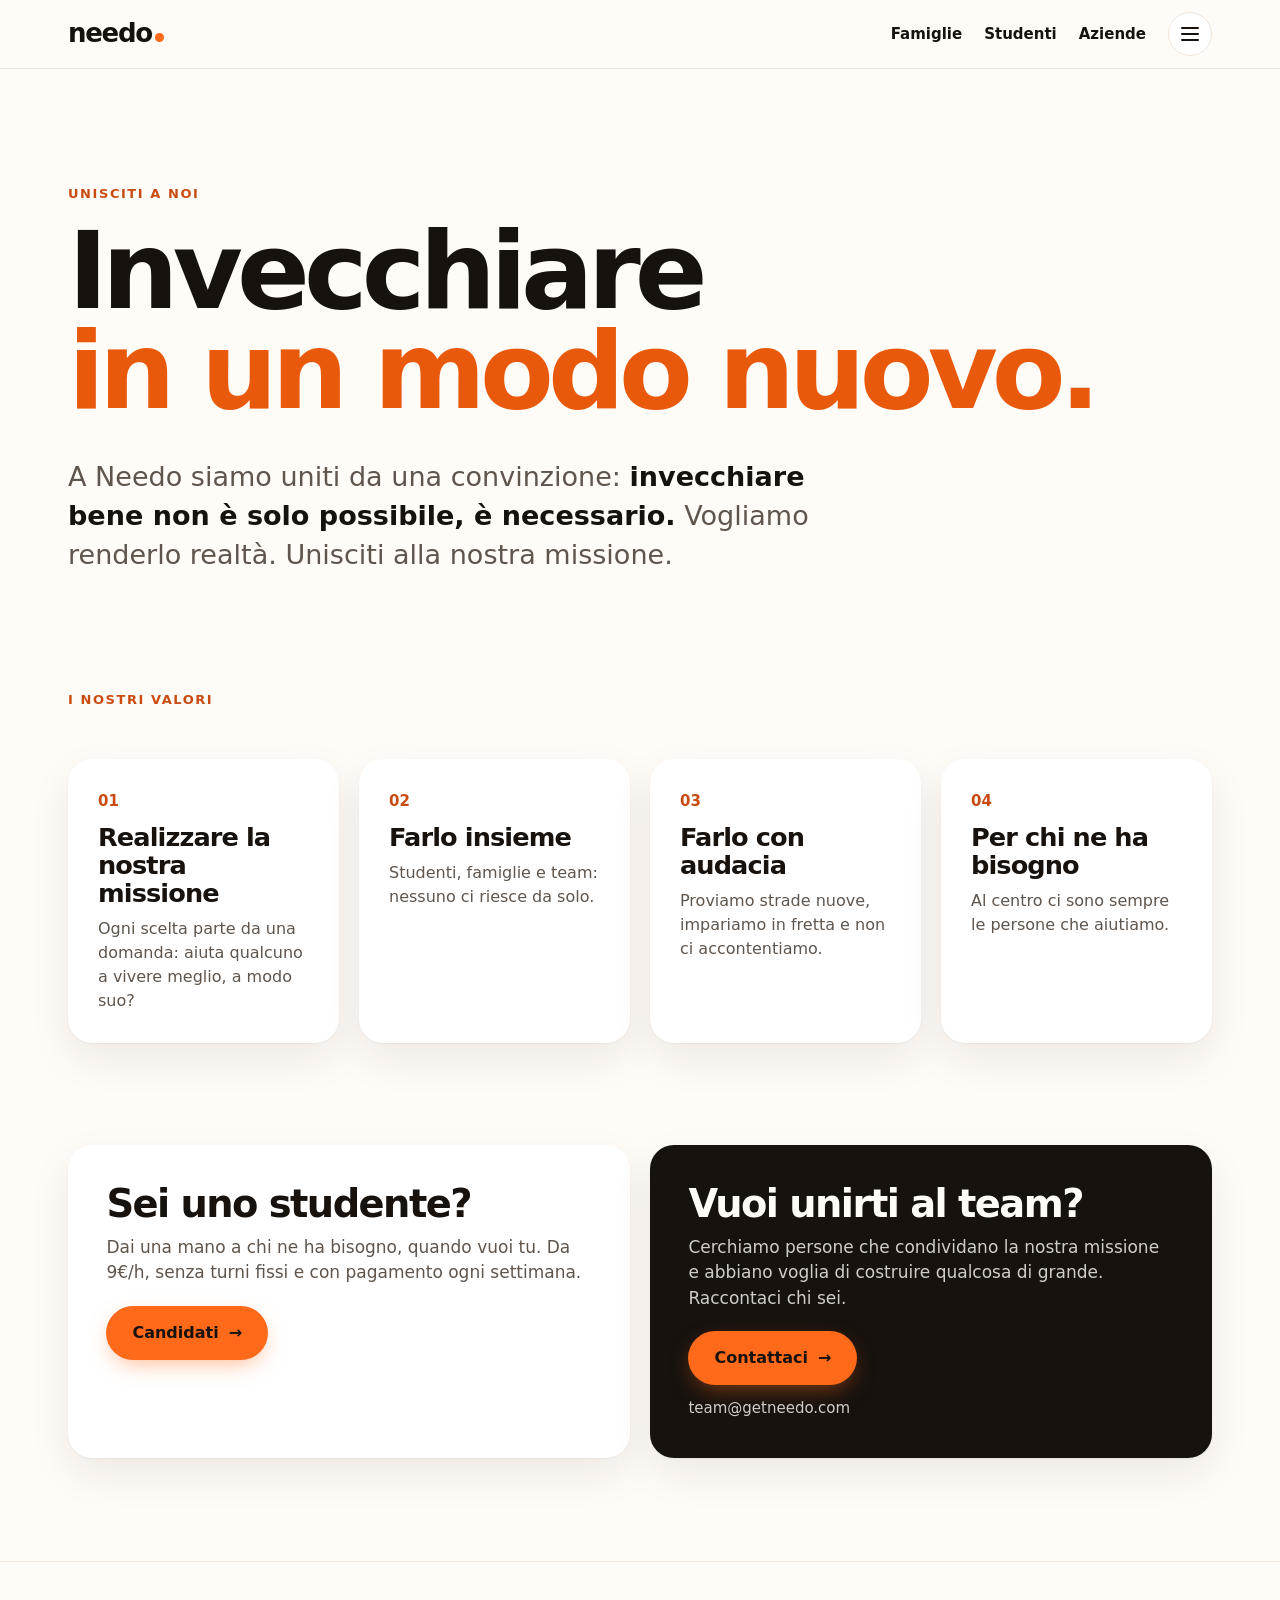
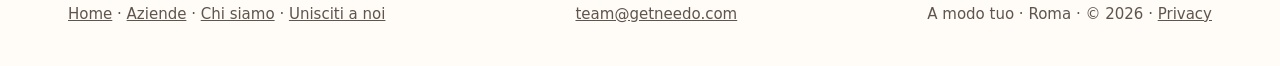
<file: needo-sito/unisciti.html>
<!doctype html>
<html lang="it">
<head>
<meta charset="utf-8">
<meta http-equiv="Content-Security-Policy" content="default-src 'self'; script-src 'sha256-/x7W7R75k8Roq0WaVRQX9blP4OufE5xbAdzklGxsgpw=' 'sha256-SiDLjrQ24KJNxxf1iMrQNXnOCwX+NOUoTh8+BDdWLig='; style-src 'self' 'unsafe-inline' https://fonts.googleapis.com; font-src https://fonts.gstatic.com; img-src 'self' data:; connect-src 'none'; form-action 'none'; base-uri 'none'; object-src 'none'; upgrade-insecure-requests">
<meta name="referrer" content="no-referrer">
<meta name="viewport" content="width=device-width, initial-scale=1, viewport-fit=cover">
<title>Unisciti a Needo</title>
<meta name="description" content="Unisciti a Needo: invecchiare in un modo nuovo. Studenti che vogliono dare una mano e persone che vogliono costruire con noi.">
<meta name="theme-color" content="#FFFBF7" media="(prefers-color-scheme: light)">
<meta name="theme-color" content="#121010" media="(prefers-color-scheme: dark)">
<link rel="icon" type="image/svg+xml" href="/favicon.svg">
<link rel="icon" type="image/png" sizes="32x32" href="/favicon-32.png">
<link rel="apple-touch-icon" href="/apple-touch-icon.png">
<link rel="canonical" href="https://getneedo.com/unisciti.html">
<meta property="og:type" content="website">
<meta property="og:url" content="https://getneedo.com/unisciti.html">
<meta property="og:title" content="Unisciti a Needo">
<meta property="og:description" content="Unisciti a Needo: invecchiare in un modo nuovo. Studenti che vogliono dare una mano e persone che vogliono costruire con noi.">
<meta property="og:image" content="https://getneedo.com/og-image.png">
<meta property="og:locale" content="it_IT">
<script>document.documentElement.classList.add('js');</script>
<link rel="preconnect" href="https://fonts.googleapis.com">
<link rel="preconnect" href="https://fonts.gstatic.com" crossorigin>
<link rel="stylesheet" href="https://fonts.googleapis.com/css2?family=Plus+Jakarta+Sans:wght@600;700;800&family=Figtree:wght@400;500;600;700&display=swap">
<style>
:root{
  --bg:#FFFBF7; --surface:#FFFFFF; --soft:#FFF0E5; --ink:#17120E; --muted:#5F554D; --line:#EFE4D9;
  --brand:#FF6A1A; --on-brand:#17120E; --brand-text:#C84C12; --brand-big:#E8590C;
  --why-bg:#FF6A1A; --why-ink:#17120E; --err:#B42318;
  --btn2-bg:#17120E; --btn2-ink:#FFFBF7; --err-dark:#FFB4A6;
  --shadow:0 1px 2px rgba(40,20,10,.05),0 16px 40px rgba(40,20,10,.08);
  --head:'Plus Jakarta Sans',system-ui,sans-serif; --body:'Figtree',system-ui,sans-serif;
  color-scheme:light;
}
@media (prefers-color-scheme: dark){
  :root:not([data-theme="light"]){
    --bg:#121010; --surface:#1D1916; --soft:#26201B; --ink:#F7F1EA; --muted:#B8ADA3; --line:#332B25;
    --brand:#FF7A33; --on-brand:#17120E; --brand-text:#FF8A4C; --brand-big:#FF7A33;
    --why-bg:#FF7A33; --why-ink:#17120E; --err:#FF9B8A;
    --btn2-bg:#F7F1EA; --btn2-ink:#121010; --err-dark:#B42318;
    --shadow:0 1px 2px rgba(0,0,0,.4),0 16px 40px rgba(0,0,0,.4);
    color-scheme:dark;
  }
}
:root[data-theme="dark"]{
  --bg:#121010; --surface:#1D1916; --soft:#26201B; --ink:#F7F1EA; --muted:#B8ADA3; --line:#332B25;
  --brand:#FF7A33; --on-brand:#17120E; --brand-text:#FF8A4C; --brand-big:#FF7A33;
  --why-bg:#FF7A33; --why-ink:#17120E; --err:#FF9B8A;
  --btn2-bg:#F7F1EA; --btn2-ink:#121010; --err-dark:#B42318;
  --shadow:0 1px 2px rgba(0,0,0,.4),0 16px 40px rgba(0,0,0,.4);
  color-scheme:dark;
}
*{box-sizing:border-box}
html{scroll-behavior:smooth;scroll-padding-top:84px}
body{margin:0;background:var(--bg);color:var(--ink);font-family:var(--body);font-size:clamp(16px,.95rem + .25vw,18px);line-height:1.6;-webkit-font-smoothing:antialiased}
.wrap{width:100%;max-width:1240px;margin:0 auto;padding-left:clamp(20px,4vw,48px);padding-right:clamp(20px,4vw,48px)}
h1,h2,h3,h4{margin:0;font-family:var(--head);font-weight:800;letter-spacing:-.035em;line-height:1.02}
p{margin:0}
a{color:var(--brand-text)}
.eyebrow{font-size:13px;font-weight:700;letter-spacing:.12em;text-transform:uppercase;color:var(--brand-text)}

.btn{display:inline-flex;align-items:center;justify-content:center;gap:10px;min-height:54px;padding:0 26px;border-radius:999px;font-family:var(--body);font-weight:700;font-size:16px;line-height:1;text-decoration:none;border:0;cursor:pointer;transition:transform .18s cubic-bezier(.2,.8,.2,1),box-shadow .18s}
.btn:hover{transform:translateY(-2px)}
.btn:focus-visible,.theme-btn:focus-visible,.field input:focus-visible,.field select:focus-visible{outline:3px solid var(--brand);outline-offset:2px}
.btn-primary{background:var(--brand);color:var(--on-brand);box-shadow:0 8px 24px -8px rgba(255,106,26,.6)}
.btn-dark{background:var(--btn2-bg);color:var(--btn2-ink)}
.btn-ghost{background:transparent;color:var(--ink);border:1.5px solid var(--line)}
.btn .arr{transition:transform .18s}
.btn:hover .arr{transform:translateX(3px)}
.btn[disabled]{opacity:.6;cursor:wait;transform:none}

/* nav */
header{position:sticky;top:0;z-index:20;background:color-mix(in srgb,var(--bg) 86%,transparent);backdrop-filter:saturate(1.4) blur(12px);-webkit-backdrop-filter:saturate(1.4) blur(12px);border-bottom:1px solid var(--line)}
.nav{display:flex;align-items:center;justify-content:space-between;height:68px;gap:16px}
.logo{display:flex;align-items:baseline;gap:2px;text-decoration:none;color:var(--ink);font-family:var(--head);font-weight:800;font-size:26px;letter-spacing:-.05em}
.logo i{width:9px;height:9px;border-radius:50%;background:var(--brand);display:inline-block;margin-left:1px}
.links{display:flex;gap:22px;align-items:center}
.links a{color:var(--ink);text-decoration:none;font-weight:600;font-size:15px}
.links a:hover{color:var(--brand-text)}
.links .btn{min-height:44px;padding:0 20px;font-size:15px;color:var(--on-brand)}
@media (max-width:860px){.links .hide-sm{display:none}}
.theme-btn{width:44px;height:44px;flex:none;border-radius:50%;border:1.5px solid var(--line);background:var(--surface);color:var(--ink);display:flex;align-items:center;justify-content:center;cursor:pointer;padding:0}
.theme-btn:hover{border-color:var(--brand)}
.theme-btn svg{width:20px;height:20px;fill:none;stroke:currentColor;stroke-width:1.8;stroke-linecap:round;stroke-linejoin:round}
.theme-btn .sun{display:none}
.is-dark .theme-btn .sun{display:block}
.is-dark .theme-btn .moon{display:none}

/* hero */
.hero{display:grid;grid-template-columns:minmax(0,1.3fr) minmax(0,.7fr);gap:clamp(32px,5vw,72px);align-items:center;padding-top:clamp(40px,7vw,96px);padding-bottom:clamp(56px,8vw,112px)}
@media (max-width:900px){.hero{grid-template-columns:minmax(0,1fr)}}
.hero h1{font-size:clamp(46px,6.6vw,112px);line-height:.94;letter-spacing:-.05em}
@media (max-width:900px){.hero h1{font-size:clamp(46px,13vw,96px)}}
.hero h1 .o{color:var(--brand-big)}
.hero h1{letter-spacing:-.04em!important;word-spacing:.06em}
.hero h1 .p{margin-left:-.07em}
@media (prefers-color-scheme: dark){:root:not([data-theme="light"]) .fact b{color:#C84C12}}
:root[data-theme="dark"] .fact b{color:#C84C12}
.why blockquote,.head h2,.join-head h2{word-spacing:.05em}
.hero h1 .ln{display:block;overflow:hidden;padding-bottom:.08em;margin-bottom:-.08em}
.hero h1 .ln>span{display:inline-block;transform:translateY(110%);animation:lineUp 1s cubic-bezier(.16,1,.3,1) forwards}
.hero h1 .ln:nth-child(2)>span{animation-delay:.12s}
.hero h1 .ln:nth-child(3)>span{animation-delay:.24s}
@keyframes lineUp{to{transform:none}}
::selection{background:var(--brand);color:var(--on-brand)}
.story{transition:transform .5s cubic-bezier(.16,1,.3,1);will-change:transform}
.why{margin:0 clamp(8px,1.6vw,24px);border-radius:clamp(28px,4vw,56px)}
.bigmark{font-family:var(--head);font-weight:800;font-size:clamp(96px,25vw,380px);letter-spacing:-.075em;line-height:.78;color:var(--ink);white-space:nowrap;padding:clamp(24px,4vw,56px) 0 clamp(20px,3vw,40px);user-select:none}
.bigmark i{display:inline-block;width:.16em;height:.16em;border-radius:50%;background:var(--brand);margin-left:.02em}
.btn-primary:hover{box-shadow:0 14px 34px -10px rgba(255,106,26,.75)}
@media (prefers-reduced-motion: reduce){.hero h1 .ln>span{animation:none;transform:none}.story{transition:none}}
.lead{font-size:clamp(18px,1rem + .5vw,22px);color:var(--muted);max-width:32em;margin-top:clamp(20px,3vw,32px);line-height:1.5}
.ctas{display:flex;flex-wrap:wrap;gap:12px;margin-top:32px}
.note{display:inline-flex;align-items:center;gap:10px;margin-top:22px;font-size:15px;font-weight:600;color:var(--ink)}
.note i{width:8px;height:8px;border-radius:50%;background:var(--brand);box-shadow:0 0 0 0 rgba(255,106,26,.6);animation:pulse 2s infinite}
@keyframes pulse{0%{box-shadow:0 0 0 0 rgba(255,106,26,.55)}70%{box-shadow:0 0 0 10px rgba(255,106,26,0)}100%{box-shadow:0 0 0 0 rgba(255,106,26,0)}}

.stage{position:relative;padding:30px 0}
.stage::before{content:"";position:absolute;inset:0 0 0 28px;border-radius:44px;background:var(--brand);opacity:.14}
.stage::after{content:"";position:absolute;width:110px;height:110px;right:-6px;top:-18px;border-radius:50%;background:var(--brand)}
.card{background:var(--surface);border-radius:24px;box-shadow:var(--shadow);padding:22px}
.stack{position:relative;z-index:1;display:flex;flex-direction:column;gap:14px;padding-right:22px}
.ping{align-self:flex-start;display:flex;align-items:center;gap:10px;padding:12px 18px;border-radius:999px;font-size:14px;font-weight:700}
.ping i{width:10px;height:10px;border-radius:50%;background:#1F9D55;display:block}
.ping small{color:var(--muted);font-weight:500;font-size:14px}
.story{margin-left:28px}
.who{display:flex;align-items:center;gap:12px;margin-bottom:12px}
.avatar{width:44px;height:44px;border-radius:50%;display:flex;align-items:center;justify-content:center;font-weight:800;color:var(--on-brand);background:var(--brand);flex:none;font-family:var(--head)}
.who b{display:block;font-size:15px;line-height:1.3}
.who small{display:block;color:var(--muted);font-size:13px}
.quote{font-size:clamp(16px,1rem + .2vw,18px);line-height:1.55}
.tags{display:flex;flex-wrap:wrap;gap:6px;margin-top:14px}
.tag{background:var(--soft);border-radius:999px;padding:5px 12px;font-size:13px;font-weight:600}
.mini{align-self:flex-end;padding:16px 20px;min-width:210px}
.mini small{display:block;color:var(--muted);font-size:13px}
.mini b{display:block;font-family:var(--head);font-size:22px;letter-spacing:-.02em;margin:2px 0}

/* marquee */
.marquee{border-top:1px solid var(--line);border-bottom:1px solid var(--line);overflow:hidden;padding:18px 0;background:var(--surface)}
.track{display:flex;gap:40px;width:max-content;animation:slide 28s linear infinite}
.track span{font-family:var(--head);font-weight:800;font-size:clamp(22px,3vw,34px);letter-spacing:-.03em;white-space:nowrap;display:flex;align-items:center;gap:40px}
.track span::after{content:"";width:12px;height:12px;border-radius:50%;background:var(--brand);display:block}
@keyframes slide{to{transform:translateX(-50%)}}

/* sections */
section{padding:clamp(64px,10vw,128px) 0}
.why{background:var(--why-bg);color:var(--why-ink)}
.why .eyebrow{color:var(--why-ink);opacity:.75}
.why blockquote{margin:22px 0 0;font-family:var(--head);font-weight:800;font-size:clamp(34px,5.6vw,80px);line-height:1.02;letter-spacing:-.045em;max-width:15em}
.head{margin-bottom:clamp(32px,5vw,64px)}
.head h2{font-size:clamp(34px,5.4vw,72px);margin-top:14px;max-width:14em}

.steps{display:grid;grid-template-columns:repeat(3,minmax(0,1fr));gap:clamp(14px,2vw,24px)}
@media (max-width:900px){.steps{grid-template-columns:minmax(0,1fr)}}
.step{border-top:2px solid var(--ink);padding-top:22px}
.step .num{font-family:var(--head);font-weight:800;font-size:clamp(44px,5vw,64px);letter-spacing:-.05em;color:var(--brand-big);line-height:1}
.step h3{font-size:clamp(22px,1.2rem + .6vw,28px);margin-top:18px;letter-spacing:-.03em;line-height:1.1}
.step p{color:var(--muted);margin-top:10px}

.whatbg{background:var(--soft)}
.svcs{display:grid;grid-template-columns:repeat(4,minmax(0,1fr));gap:clamp(14px,1.6vw,20px)}
@media (max-width:1000px){.svcs{grid-template-columns:repeat(2,minmax(0,1fr))}}
@media (max-width:560px){.svcs{grid-template-columns:minmax(0,1fr)}}
.svc{padding:clamp(22px,2.4vw,30px);display:flex;flex-direction:column;gap:14px;transition:transform .2s cubic-bezier(.2,.8,.2,1)}
.svc:hover{transform:translateY(-4px)}
.ic{width:52px;height:52px;border-radius:16px;background:var(--brand);display:flex;align-items:center;justify-content:center;flex:none}
.ic svg{width:26px;height:26px;stroke:var(--on-brand);fill:none;stroke-width:1.9;stroke-linecap:round;stroke-linejoin:round}
.svc h3{font-size:clamp(20px,1.1rem + .4vw,24px);letter-spacing:-.03em;line-height:1.1}
.svc p{color:var(--muted);font-size:clamp(15px,.9rem + .15vw,16px)}
.facts{display:grid;grid-template-columns:repeat(2,minmax(0,1fr));gap:clamp(14px,1.6vw,20px);margin-top:clamp(14px,1.6vw,20px)}
@media (max-width:700px){.facts{grid-template-columns:minmax(0,1fr)}}
.fact{padding:clamp(24px,3vw,36px)}
.fact small{color:var(--muted);font-size:13px;font-weight:700;letter-spacing:.1em;text-transform:uppercase}
.fact b{display:block;font-family:var(--head);font-weight:800;font-size:clamp(40px,5vw,64px);letter-spacing:-.05em;line-height:1;margin-top:10px}
.fact p{color:var(--muted);margin-top:10px}
.offers{margin-top:clamp(28px,4vw,48px)}
.offers .grid{display:grid;grid-template-columns:repeat(3,minmax(0,1fr));gap:clamp(14px,1.6vw,20px);margin-top:14px}
@media (max-width:760px){.offers .grid{grid-template-columns:minmax(0,1fr)}}
.offer{padding:clamp(20px,2.4vw,28px)}
.offer h3{font-size:clamp(20px,1.6vw,24px)}
.offer p{color:var(--muted);margin-top:8px}
.offers .note{font-size:14px;color:var(--muted);margin-top:12px}
.faq{max-width:860px}
.faq details{border-top:1.5px solid var(--line);padding:18px 0}
.faq details:last-child{border-bottom:1.5px solid var(--line)}
.faq summary{cursor:pointer;list-style:none;font-family:var(--head);font-weight:800;font-size:clamp(19px,1.6vw,23px);letter-spacing:-.02em;display:flex;justify-content:space-between;gap:16px;align-items:center}
.faq summary::-webkit-details-marker{display:none}
.faq summary::after{content:"+";font-size:28px;line-height:1;color:var(--brand-text);flex:none;transition:transform .2s}
.faq details[open] summary::after{transform:rotate(45deg)}
.faq details p{color:var(--muted);margin-top:10px;max-width:46em}
.foot .contact a{color:var(--muted)}

/* forms */
.join{display:grid;grid-template-columns:repeat(2,minmax(0,1fr));gap:clamp(16px,2vw,24px)}
@media (max-width:900px){.join{grid-template-columns:minmax(0,1fr)}}
.form{padding:clamp(22px,3vw,40px)}
.form h3{font-size:clamp(28px,3vw,40px);letter-spacing:-.04em}
.form .intro{color:var(--muted);margin:12px 0 22px}
.form-dark{background:var(--btn2-bg);color:var(--btn2-ink)}
.form-dark .intro,.form-dark .field label{color:inherit}
.form-dark .intro{opacity:.8}
.field{display:flex;flex-direction:column;gap:6px;margin-bottom:14px;min-width:0}
.field label{font-size:14px;font-weight:700}
.field input,.field select{font-family:var(--body);font-size:16px;color:var(--ink);background:var(--bg);border:1.5px solid var(--line);border-radius:14px;min-height:52px;padding:0 14px;width:100%;scroll-margin-top:96px}
.field.invalid input{border-color:var(--err);border-width:2px}
.err{font-size:14px;line-height:1.4;color:var(--err);margin:0;font-weight:600}
.form-dark .err,.form-dark .fail{color:var(--err-dark)}
.err[hidden],.extra[hidden]{display:none}
.fix{font:inherit;font-weight:800;color:inherit;background:none;border:0;padding:0;margin-left:4px;cursor:pointer;text-decoration:underline;text-underline-offset:3px}
.row2{display:grid;grid-template-columns:repeat(2,minmax(0,1fr));gap:12px}
@media (max-width:480px){.row2{grid-template-columns:minmax(0,1fr)}}
.form .btn{width:100%;margin-top:6px}
.perks{display:flex;flex-direction:column;gap:10px;margin:0 0 22px;padding:0;list-style:none}
.perks li{display:flex;gap:10px;align-items:center;font-size:17px;font-weight:600}
.perks svg{flex:none;width:22px;height:22px;stroke:var(--brand);fill:none;stroke-width:2.4;stroke-linecap:round;stroke-linejoin:round}
.hint{font-size:13px;opacity:.75;margin-top:-6px;margin-bottom:14px}
.done{display:none;text-align:center;padding:28px 0 8px}
.done .ic{margin:0 auto 16px;width:64px;height:64px;border-radius:50%}
.done h4{font-size:28px;letter-spacing:-.03em}
.done p{margin-top:8px;opacity:.8}
.callback{margin-top:clamp(16px,2vw,24px);padding:clamp(22px,3vw,36px);display:grid;grid-template-columns:minmax(0,1fr) minmax(0,1.8fr);gap:clamp(16px,3vw,40px);align-items:start;background:var(--soft);box-shadow:none}
@media (max-width:900px){.callback{grid-template-columns:minmax(0,1fr)}}
.callback h3{font-size:clamp(24px,2.4vw,32px);letter-spacing:-.035em;line-height:1.1}
.callback .cb-text p{color:var(--muted);margin-top:10px}
.row3{display:grid;grid-template-columns:repeat(3,minmax(0,1fr));gap:12px}
@media (max-width:700px){.row3{grid-template-columns:minmax(0,1fr)}}
.callback .btn{width:auto;margin-top:6px}
@media (max-width:480px){.callback .btn{width:100%}}
.cb-done{font-size:18px;line-height:1.5;padding:8px 0}
.cb-done b{display:block;font-family:var(--head);font-size:22px;letter-spacing:-.02em;margin-bottom:4px}
.field select:invalid,.field input:invalid{box-shadow:none}

/* nav v4: Famiglie / Studenti / Aziende + menu */
.links{position:relative}
.menu-btn{width:44px;height:44px;border-radius:50%;border:1.5px solid var(--line);background:var(--surface);display:inline-flex;flex-direction:column;align-items:center;justify-content:center;gap:4px;cursor:pointer;padding:0}
.menu-btn span{display:block;width:18px;height:2px;border-radius:2px;background:var(--ink);transition:transform .25s ease,opacity .2s ease}
.menu-btn[aria-expanded="true"] span:nth-child(1){transform:translateY(6px) rotate(45deg)}
.menu-btn[aria-expanded="true"] span:nth-child(2){opacity:0}
.menu-btn[aria-expanded="true"] span:nth-child(3){transform:translateY(-6px) rotate(-45deg)}
.menu-btn:focus-visible{outline:3px solid var(--brand);outline-offset:2px}
.menu{position:absolute;right:0;top:calc(100% + 10px);min-width:220px;background:var(--surface);border:1px solid var(--line);border-radius:20px;box-shadow:0 18px 40px -18px rgba(23,18,14,.35);padding:8px;display:flex;flex-direction:column;z-index:30}
.menu[hidden]{display:none}
.menu a{padding:12px 14px;border-radius:12px;font-size:17px;font-weight:700;color:var(--ink);text-decoration:none}
.menu a:hover,.menu a:focus-visible{background:var(--soft);color:var(--brand-text);outline:none}
.menu .only-sm{display:none}
@media (max-width:860px){.menu .only-sm{display:block}}
.js .faq-more:not(.open){display:none}
.faq-more{margin-top:0}
.faq-toggle{display:none;margin:22px auto 0;align-items:center;gap:8px;font:inherit;font-weight:700;font-size:16px;color:var(--ink);background:var(--surface);border:1.5px solid var(--line);border-radius:999px;padding:10px 18px;cursor:pointer}
.js .faq-toggle{display:flex}
.faq-toggle:hover{border-color:var(--brand)}
.faq-toggle:focus-visible{outline:3px solid var(--brand);outline-offset:2px}
.faq-toggle svg{width:18px;height:18px;fill:none;stroke:currentColor;stroke-width:2.4;stroke-linecap:round;stroke-linejoin:round;transition:transform .25s ease}
.faq-toggle[aria-expanded="true"] svg{transform:rotate(180deg)}
.more{margin-top:clamp(28px,4vw,44px);padding:clamp(22px,3vw,32px);border-radius:24px;background:var(--soft)}
.more h3{font-size:clamp(22px,2vw,28px);letter-spacing:-.03em}
.more p{margin-top:8px;color:var(--muted);font-size:17px}
.more a{color:var(--brand-text);font-weight:700}
.sent form{display:none}
.sent .done{display:block}
.fail{color:var(--err);font-weight:600;font-size:14px;margin-top:10px;line-height:1.45}
.fail a{color:inherit;font-weight:800}
.hp{position:absolute!important;left:-9999px;width:1px;height:1px;overflow:hidden}
.field .opt{font-weight:500;opacity:.7}
.done .to{font-weight:800;word-break:break-all}
.done .tip{font-size:14px;margin-top:12px}
.done .acts{display:flex;flex-wrap:wrap;gap:10px;justify-content:center;margin-top:20px}
.done .acts .btn{width:auto;min-height:46px;padding:0 20px;font-size:15px;margin:0}
.form-dark .btn-ghost{color:inherit;border-color:color-mix(in srgb,currentColor 30%,transparent)}
.done .note{font-size:14px;font-weight:600;margin-top:14px;min-height:1.4em}
.btn[disabled]{opacity:.6;cursor:default;transform:none}
dialog.verify{width:min(480px,calc(100% - 32px));border:0;border-radius:24px;padding:36px 28px 30px;background:var(--surface);color:var(--ink);box-shadow:0 30px 80px rgba(0,0,0,.35);text-align:center}
dialog.verify::backdrop{background:rgba(10,8,6,.55)}
dialog.verify .ic{margin:0 auto 16px;width:64px;height:64px;border-radius:50%;background:var(--brand);display:flex;align-items:center;justify-content:center}
dialog.verify .ic svg{width:30px;height:30px;stroke:var(--on-brand);fill:none;stroke-width:2.6;stroke-linecap:round;stroke-linejoin:round}
dialog.verify h2{font-size:28px;letter-spacing:-.03em}
dialog.verify p{color:var(--muted);margin-top:10px}
dialog.verify .btn{margin-top:22px}
.spin{width:30px;height:30px;border-radius:50%;border:3px solid color-mix(in srgb,var(--on-brand) 25%,transparent);border-top-color:var(--on-brand);animation:sp 0.9s linear infinite}
@keyframes sp{to{transform:rotate(360deg)}}

/* privacy */
.check{display:flex;gap:10px;align-items:flex-start;font-size:14px;line-height:1.45;margin:4px 0 16px}
.check input{width:20px;height:20px;flex:none;margin:1px 0 0;accent-color:var(--brand);cursor:pointer}
.check a,.linkbtn{color:inherit;font-weight:700;text-decoration:underline;text-underline-offset:3px}
.linkbtn{background:none;border:0;padding:0;font:inherit;cursor:pointer}
dialog.priv{width:min(720px,calc(100% - 32px));max-height:min(80vh,800px);border:0;border-radius:24px;padding:0;background:var(--surface);color:var(--ink);box-shadow:0 30px 80px rgba(0,0,0,.35)}
dialog.priv::backdrop{background:rgba(10,8,6,.55)}
.priv-in{padding:clamp(22px,4vw,40px);overflow:auto;max-height:min(80vh,800px)}
.priv h2{font-size:clamp(26px,3vw,34px);letter-spacing:-.03em;margin-bottom:6px}
.priv h3{font-size:17px;letter-spacing:-.01em;margin:22px 0 6px;font-family:var(--head)}
.priv p,.priv li{font-size:15px;color:var(--muted)}
.priv ul{padding-left:20px;margin:6px 0}
.priv .close{position:sticky;top:0;float:right;width:44px;height:44px;border-radius:50%;border:1.5px solid var(--line);background:var(--surface);color:var(--ink);font-size:22px;cursor:pointer;line-height:1}
.foot a,.foot .linkbtn{color:var(--muted)}

footer{padding:40px 0 calc(40px + env(safe-area-inset-bottom, 0px));border-top:1px solid var(--line)}
.foot{display:flex;flex-wrap:wrap;gap:12px;justify-content:space-between;align-items:center;color:var(--muted);font-size:15px}

/* ===== v2: bolder, Bending-Spoons-like ===== */
.progress{position:absolute;left:0;bottom:-1px;height:3px;width:100%;background:var(--brand);transform-origin:0 50%;transform:scaleX(0)}
header .nav{transition:height .25s ease}
header.scrolled .nav{height:58px}

.rot{margin-top:18px;font-family:var(--head);font-weight:800;font-size:clamp(20px,1.1rem + .9vw,30px);letter-spacing:-.03em;line-height:1.2}
.rot .w{display:inline-block;color:var(--brand-text);border-bottom:3px solid var(--brand);transition:opacity .25s ease,transform .25s ease}
.rot .w.out{opacity:0;transform:translateY(10px)}

@keyframes float{0%,100%{transform:translateY(0)}50%{transform:translateY(-8px)}}

.marquee{background:var(--btn2-bg);color:var(--btn2-ink);border:0;padding:26px 0}
.marquee .track span{font-size:clamp(28px,4.4vw,56px)}

.why{padding:clamp(80px,14vw,180px) 0}
.why blockquote{font-size:clamp(38px,6.4vw,96px);max-width:13.5em}
.why .why-sub{margin-top:clamp(20px,3vw,36px);font-size:clamp(20px,1.2rem + .7vw,30px);line-height:1.35;font-weight:600;max-width:26em;color:var(--why-ink)}
.why .wd{opacity:.22;transition:opacity .25s linear}
.why .wd.on{opacity:1}

@media (min-width:1000px){
  #come .wrap{display:grid;grid-template-columns:minmax(0,5fr) minmax(0,7fr);gap:clamp(40px,6vw,96px);align-items:start}
  #come .head{position:sticky;top:110px;margin:0}
  #come .steps{grid-template-columns:minmax(0,1fr);gap:0}
}
#come .step{display:grid;grid-template-columns:auto minmax(0,1fr);column-gap:clamp(18px,3vw,36px);padding:clamp(22px,3vw,36px) 0;border-top:1.5px solid var(--line)}
#come .step:last-child{border-bottom:1.5px solid var(--line)}
#come .step .num{grid-row:span 2;font-size:clamp(56px,7vw,104px)}
#come .step h3{margin-top:4px;font-size:clamp(24px,1.4rem + .9vw,36px)}

#servizi .svcs{grid-template-columns:minmax(0,1fr);gap:0}
#servizi .svc{flex-direction:row;align-items:center;gap:clamp(16px,3vw,40px);background:transparent;box-shadow:none;border-radius:0;border-top:1.5px solid var(--ink);padding:clamp(22px,3vw,34px) clamp(8px,1.5vw,20px);position:relative;transition:background .25s ease,color .25s ease,padding .25s ease}
#servizi .svc:last-child{border-bottom:1.5px solid var(--ink)}
#servizi .svc h3{font-size:clamp(24px,3.1vw,46px);letter-spacing:-.04em;min-width:0;line-height:1.05}
#servizi .svc{display:grid;grid-template-columns:52px minmax(0,1fr) minmax(0,24em);column-gap:clamp(16px,3vw,40px);align-items:center}
#servizi .svc p{margin:0;max-width:none;text-align:left;font-size:clamp(16px,.95rem + .2vw,18px);line-height:1.5;color:var(--muted)}
#servizi .svc:hover{transform:none}
@media (max-width:860px){
  #servizi .svc{grid-template-columns:52px minmax(0,1fr);row-gap:8px;align-items:start}
  #servizi .svc h3{padding-top:10px}
  #servizi .svc p{grid-column:2}
}

.facts{margin-top:clamp(40px,6vw,72px)}
.fact{background:var(--btn2-bg);color:var(--btn2-ink);box-shadow:none}
.fact small,.fact p{color:inherit;opacity:.72}
.fact b{font-size:clamp(36px,4.4vw,72px);color:var(--brand);white-space:nowrap;letter-spacing:-.04em}

.join-head{margin-bottom:clamp(32px,5vw,56px)}
.join-head h2{font-size:clamp(44px,8vw,120px);letter-spacing:-.055em;line-height:.95;margin-top:14px}
.join-head h2 span{color:var(--brand-big)}

@media (prefers-reduced-motion: reduce){
  .stack .card{animation:none}
  .why .wd{opacity:1}
  .rot .w{transition:none}
}

/* reveal */
.js .rv{opacity:0;transform:translateY(28px);transition:opacity .7s cubic-bezier(.2,.8,.2,1),transform .7s cubic-bezier(.2,.8,.2,1)}
.js .rv.in{opacity:1;transform:none}
.js .rv.d1{transition-delay:.08s}.js .rv.d2{transition-delay:.16s}.js .rv.d3{transition-delay:.24s}
@media (prefers-reduced-motion: reduce){
  .js .rv{opacity:1;transform:none;transition:none}
  .track,.note i{animation:none}
  .btn,.svc{transition:none}
}

main{overflow-x:clip}
.about-hero{padding-top:clamp(56px,9vw,128px);padding-bottom:clamp(40px,6vw,80px)}
.about-hero h1{font-size:clamp(48px,9vw,128px);letter-spacing:-.055em;line-height:.93;margin-top:16px}
.about-hero h1 .ln{display:block;overflow:hidden;padding-bottom:.1em;margin-bottom:-.1em}
.about-hero h1 .ln>span{display:inline-block;transform:translateY(110%);animation:lineUp 1.1s cubic-bezier(.16,1,.3,1) forwards}
.about-hero h1 .ln:nth-child(2)>span{animation-delay:.14s;color:var(--brand-big)}
.about-lead{font-size:clamp(20px,1.25rem + .55vw,28px);line-height:1.45;color:var(--muted);max-width:28em;margin-top:clamp(24px,3vw,36px)}
.about-lead b{color:var(--ink);font-weight:600}

.statement{padding:clamp(48px,9vw,140px) 0}
.statement p{font-family:var(--head);font-weight:800;font-size:clamp(32px,5.2vw,76px);line-height:1.04;letter-spacing:-.045em;max-width:15em}
.statement .wd{opacity:.16;transition:opacity .35s ease}
.statement .wd.st{color:var(--brand-big)}
.statement .wd.on{opacity:1}

.turn{padding:clamp(24px,5vw,72px) 0 clamp(72px,11vw,160px);text-align:center}
.turn .turn-a{font-family:var(--head);font-weight:800;font-size:clamp(28px,3.6vw,52px);line-height:1.08;letter-spacing:-.04em;color:var(--muted)}
.turn .turn-b{font-family:var(--head);font-weight:800;font-size:clamp(40px,12.5vw,200px);line-height:.9;letter-spacing:-.065em;white-space:nowrap;color:var(--brand-big);margin-top:clamp(10px,1.6vw,20px)}
.turn .turn-b i{display:inline-block;width:.15em;height:.15em;border-radius:50%;background:var(--brand);margin-left:.02em}

.belief-panel{background:var(--why-bg);color:var(--why-ink);margin:0 clamp(8px,1.6vw,24px);border-radius:clamp(28px,4vw,56px);padding:clamp(72px,12vw,160px) 0}
.belief-panel .eyebrow{color:inherit;opacity:.75}
.belief-panel blockquote{margin:18px 0 0;font-family:var(--head);font-weight:800;font-size:clamp(34px,5.6vw,84px);line-height:1.02;letter-spacing:-.05em;max-width:14em}
.belief-panel .wd{opacity:.25;transition:opacity .35s ease}
.belief-panel .wd.on{opacity:1}

.team-sec{padding:clamp(16px,3vw,40px) 0 clamp(40px,6vw,80px)}
.team-sec .eyebrow{margin-bottom:clamp(24px,3vw,40px)}
.people{border-top:1.5px solid var(--ink)}
.person{display:grid;grid-template-columns:clamp(96px,10vw,140px) minmax(0,1fr) minmax(0,1.25fr);column-gap:clamp(18px,3.4vw,56px);align-items:center;padding:clamp(24px,3vw,40px) 0;border-bottom:1.5px solid var(--line)}
.person .ph{width:100%;aspect-ratio:1;border-radius:clamp(20px,2.4vw,32px);object-fit:cover;display:flex;align-items:center;justify-content:center;font-family:var(--head);font-weight:800;font-size:clamp(30px,3.4vw,46px);letter-spacing:-.04em;transition:transform .5s cubic-bezier(.16,1,.3,1)}
img.ph{height:auto;display:block}
.person:hover .ph{transform:scale(1.04) rotate(-2deg)}
.person .av0{background:var(--brand);color:var(--on-brand)}
.person .av1{background:#0F4C5C;color:#FFFBF7}
.person h3{font-size:clamp(24px,2.4vw,36px);letter-spacing:-.04em;line-height:1.05}
.person .role{margin-top:6px;font-size:14px;font-weight:700;letter-spacing:.08em;text-transform:uppercase;color:var(--brand-text)}
.person .bio{color:var(--muted);font-size:clamp(16px,.95rem + .2vw,18px);line-height:1.55;margin:0}
.person .links{display:flex;flex-wrap:wrap;gap:8px;margin-top:14px}
.person .links a{display:inline-flex;align-items:center;gap:6px;font-weight:700;font-size:14px;color:var(--ink);text-decoration:none;border:1.5px solid var(--line);border-radius:999px;padding:7px 12px;transition:border-color .2s ease,background .2s ease}
.person .links a:hover{border-color:var(--brand);background:var(--soft)}
.person .links svg{width:16px;height:16px;fill:none;stroke:currentColor;stroke-width:2;stroke-linecap:round;stroke-linejoin:round}
@media (max-width:760px){
  .person{grid-template-columns:84px minmax(0,1fr);row-gap:16px}
  .person .bio{grid-column:1 / -1}
  .person .bio:empty{display:none}
}

.cta{text-align:center;padding:clamp(56px,9vw,128px) 0 clamp(72px,10vw,140px)}
.cta h2{font-size:clamp(52px,9vw,128px);letter-spacing:-.06em;line-height:.92}
.cta .btn-primary{margin-top:clamp(28px,3.4vw,40px);font-size:clamp(17px,1rem + .3vw,20px);padding:18px 30px}
.cta .sub{display:block;margin-top:20px;font-weight:700;color:var(--ink);text-decoration:none}
.cta .sub span{color:var(--brand-text)}
.cta .sub:hover{text-decoration:underline;text-underline-offset:4px}
.cta .mail{margin-top:28px;color:var(--muted);font-size:15px}

.js .rv{opacity:0;transform:translateY(28px);filter:blur(10px);transition:opacity .9s cubic-bezier(.2,.8,.2,1),transform .9s cubic-bezier(.2,.8,.2,1),filter .9s cubic-bezier(.2,.8,.2,1)}
.js .rv.in{opacity:1;transform:none;filter:none}
.js .rv.d1{transition-delay:.12s}.js .rv.d2{transition-delay:.24s}.js .rv.d3{transition-delay:.36s}
.js .turn-b.rv{transform:translateY(40px) scale(.94)}
.js .turn-b.rv.in{transform:none}
@media (prefers-reduced-motion: reduce){
  .about-hero h1 .ln>span{animation:none;transform:none}
  .js .rv{opacity:1;transform:none;filter:none;transition:none}
  .statement .wd,.belief-panel .wd{opacity:1;transition:none}
  .person .ph{transition:none}
}

.links a.cur{color:var(--brand-text)}
/* "Non tutti... Con Needo, sì." – stessa misura, allineato, niente punto finto */
.turn{padding:clamp(8px,2vw,24px) 0 clamp(72px,10vw,140px);text-align:left}
.turn .turn-a,.turn .turn-b{font-family:var(--head);font-weight:800;font-size:clamp(36px,6vw,88px);line-height:1.02;letter-spacing:-.05em;max-width:14em;white-space:normal;margin:0}
.turn .turn-a{color:var(--ink)}
.turn .turn-b{color:var(--brand-big);margin-top:.12em}
.js .turn-b.rv{transform:translateY(28px)}
.page-hero{padding-top:clamp(56px,9vw,128px);padding-bottom:clamp(40px,6vw,80px)}
.page-hero h1{font-size:clamp(46px,8.4vw,120px);letter-spacing:-.055em;line-height:.93;margin-top:16px}
.page-hero h1 .ln{display:block;overflow:hidden;padding-bottom:.1em;margin-bottom:-.1em}
.page-hero h1 .ln>span{display:inline-block;transform:translateY(110%);animation:lineUp 1.1s cubic-bezier(.16,1,.3,1) forwards}
.page-hero h1 .ln:nth-child(2)>span{animation-delay:.14s;color:var(--brand-big)}
.page-hero .about-lead{max-width:30em}
.page-hero .ctas{display:flex;flex-wrap:wrap;gap:12px;margin-top:clamp(24px,3vw,36px)}
.sec{padding:clamp(56px,8vw,112px) 0}
.sec h2{font-size:clamp(34px,4.6vw,64px);letter-spacing:-.045em;line-height:1.02;max-width:15em}
.sec .intro2{font-size:clamp(18px,1.1rem + .35vw,22px);line-height:1.5;color:var(--muted);max-width:34em;margin-top:clamp(14px,2vw,22px)}
.stats{display:grid;grid-template-columns:repeat(4,minmax(0,1fr));gap:clamp(14px,1.6vw,20px);margin-top:clamp(32px,4vw,56px)}
@media (max-width:1060px){.stats{grid-template-columns:repeat(2,minmax(0,1fr))}}
@media (max-width:560px){.stats{grid-template-columns:minmax(0,1fr)}}
.stat{padding:clamp(22px,2.4vw,30px);display:flex;flex-direction:column;gap:8px}
.stat .lab{font-size:13px;font-weight:700;letter-spacing:.1em;text-transform:uppercase;color:var(--brand-text)}
.stat b{font-family:var(--head);font-weight:800;font-size:clamp(44px,4.6vw,68px);line-height:1;letter-spacing:-.05em}
.stat p{color:var(--muted);font-size:16px;line-height:1.45;margin:0}
.stat .src{font-size:12px;color:var(--muted);opacity:.85;margin-top:auto;padding-top:6px}
.dark{background:var(--btn2-bg);color:var(--btn2-ink);margin:0 clamp(8px,1.6vw,24px);border-radius:clamp(28px,4vw,56px)}
.dark .eyebrow{color:var(--brand)}
.dark .intro2{color:inherit;opacity:.78}
.duo{display:grid;grid-template-columns:repeat(2,minmax(0,1fr));gap:clamp(24px,4vw,64px);margin-top:clamp(28px,4vw,48px)}
@media (max-width:760px){.duo{grid-template-columns:minmax(0,1fr)}}
.duo .big{font-family:var(--head);font-weight:800;font-size:clamp(64px,9vw,128px);line-height:.9;letter-spacing:-.06em;color:var(--brand)}
.duo p{font-size:clamp(18px,1.1rem + .3vw,22px);line-height:1.4;margin-top:10px}
.duo .src{font-size:12px;opacity:.7;margin-top:8px}
.steps3{margin-top:clamp(28px,4vw,48px);border-top:1.5px solid var(--ink)}
.steps3 .st{display:grid;grid-template-columns:auto minmax(0,1fr);column-gap:clamp(18px,3vw,40px);padding:clamp(22px,3vw,34px) 0;border-bottom:1.5px solid var(--line)}
.steps3 .num{font-family:var(--head);font-weight:800;font-size:clamp(44px,5vw,72px);letter-spacing:-.05em;color:var(--brand-big);line-height:1;grid-row:span 2}
.steps3 h3{font-size:clamp(22px,2.2vw,32px);letter-spacing:-.035em;margin-top:4px}
.steps3 p{color:var(--muted);font-size:clamp(16px,.95rem + .2vw,18px);line-height:1.5;margin-top:6px;max-width:40em}
.values{display:grid;grid-template-columns:repeat(4,minmax(0,1fr));gap:clamp(14px,1.6vw,20px);margin-top:clamp(28px,4vw,48px)}
@media (max-width:1000px){.values{grid-template-columns:repeat(2,minmax(0,1fr))}}
@media (max-width:520px){.values{grid-template-columns:minmax(0,1fr)}}
.value{padding:clamp(22px,2.4vw,30px);display:flex;flex-direction:column;gap:10px}
.value .num{font-family:var(--head);font-weight:800;font-size:15px;color:var(--brand-text)}
.value h3{font-size:clamp(22px,2vw,28px);letter-spacing:-.035em;line-height:1.1}
.value p{color:var(--muted);font-size:16px;line-height:1.5;margin:0}
.paths{display:grid;grid-template-columns:repeat(2,minmax(0,1fr));gap:clamp(14px,1.6vw,20px)}
@media (max-width:760px){.paths{grid-template-columns:minmax(0,1fr)}}
.path{padding:clamp(26px,3vw,40px);display:flex;flex-direction:column;gap:12px;align-items:flex-start}
.path h3{font-size:clamp(28px,3vw,40px);letter-spacing:-.04em}
.path p{color:var(--muted);font-size:17px;line-height:1.5;margin:0}
.path.alt{background:var(--btn2-bg);color:var(--btn2-ink)}
.path.alt p{color:inherit;opacity:.8}
.path .btn{margin-top:8px}
.sources{font-size:13px;color:var(--muted);line-height:1.6;margin-top:clamp(28px,3vw,40px);max-width:60em}
.sources a{color:inherit}
@media (prefers-reduced-motion: reduce){.page-hero h1 .ln>span{animation:none;transform:none}}
</style>
</head>
<body>
<header id="hdr">
  <div class="progress" id="progress" aria-hidden="true"></div>
  <div class="wrap nav">
    <a class="logo" href="/" aria-label="Needo, vai alla home">needo<i aria-hidden="true"></i></a>
    <nav class="links" aria-label="Menu principale">
      <a class="hide-sm" href="/#famiglie">Famiglie</a>
      <a class="hide-sm" href="/#studenti">Studenti</a>
      <a class="hide-sm" href="/aziende.html">Aziende</a>
      <button class="menu-btn" type="button" aria-expanded="false" aria-controls="menu" aria-label="Apri il menu"><span></span><span></span><span></span></button>
      <div class="menu" id="menu" hidden>
        <a class="only-sm" href="/#famiglie">Famiglie</a>
        <a class="only-sm" href="/#studenti">Studenti</a>
        <a class="only-sm" href="/aziende.html">Aziende</a>
        <a href="/chi-siamo.html">Chi siamo</a>
        <a href="/unisciti.html">Unisciti a noi</a>
      </div>
    </nav>
  </div>
</header>

<main>
  <section class="wrap page-hero">
    <div class="eyebrow rv">Unisciti a noi</div>
    <h1><span class="ln"><span>Invecchiare</span></span><span class="ln"><span>in un modo nuovo.</span></span></h1>
    <p class="about-lead rv d2">A Needo siamo uniti da una convinzione: <b>invecchiare bene non è solo possibile, è necessario.</b> Vogliamo renderlo realtà. Unisciti alla nostra missione.</p>
  </section>

  <section class="sec" style="padding-top:clamp(16px,3vw,40px)">
    <div class="wrap">
      <div class="eyebrow rv">I nostri valori</div>
      <div class="values">
        <div class="card value rv"><span class="num">01</span><h3>Realizzare la nostra missione</h3><p>Ogni scelta parte da una domanda: aiuta qualcuno a vivere meglio, a modo suo?</p></div>
        <div class="card value rv d1"><span class="num">02</span><h3>Farlo insieme</h3><p>Studenti, famiglie e team: nessuno ci riesce da solo.</p></div>
        <div class="card value rv d2"><span class="num">03</span><h3>Farlo con audacia</h3><p>Proviamo strade nuove, impariamo in fretta e non ci accontentiamo.</p></div>
        <div class="card value rv d3"><span class="num">04</span><h3>Per chi ne ha bisogno</h3><p>Al centro ci sono sempre le persone che aiutiamo.</p></div>
      </div>
    </div>
  </section>

  <section class="sec" style="padding-top:0">
    <div class="wrap">
      <div class="paths">
        <div class="card path rv">
          <h3>Sei uno studente?</h3>
          <p>Dai una mano a chi ne ha bisogno, quando vuoi tu. Da 9€/h, senza turni fissi e con pagamento ogni settimana.</p>
          <a class="btn btn-primary" href="/#studenti">Candidati <span class="arr" aria-hidden="true">→</span></a>
        </div>
        <div class="card path alt rv d1">
          <h3>Vuoi unirti al team?</h3>
          <p>Cerchiamo persone che condividano la nostra missione e abbiano voglia di costruire qualcosa di grande. Raccontaci chi sei.</p>
          <a class="btn btn-primary" href="mailto:team@getneedo.com?subject=Vorrei%20unirmi%20a%20Needo">Contattaci <span class="arr" aria-hidden="true">→</span></a>
          <p style="font-size:15px">team@getneedo.com</p>
        </div>
      </div>
    </div>
  </section>
</main>

<footer>
  <div class="wrap foot">
    <span><a href="/">Home</a> · <a href="/aziende.html">Aziende</a> · <a href="/chi-siamo.html">Chi siamo</a> · <a href="/unisciti.html">Unisciti a noi</a></span>
    <span class="contact"><a href="mailto:team@getneedo.com">team@getneedo.com</a></span>
    <span>A modo tuo · Roma · © 2026 · <a href="/#privacy">Privacy</a></span>
  </div>
</footer>
<script>
(function(){
  var reduce=window.matchMedia('(prefers-reduced-motion: reduce)').matches;
  var hdr=document.getElementById('hdr'), bar=document.getElementById('progress');
  var blocks=[].slice.call(document.querySelectorAll('.words')).map(function(el){
    var txt=el.textContent.trim().replace(/\s+/g,' '), html=el.innerHTML, words=[];
    el.setAttribute('aria-label',txt);
    var tmp=document.createElement('div'); tmp.innerHTML=html; el.textContent='';
    [].slice.call(tmp.childNodes).forEach(function(n){
      var strong=n.nodeType===1, t=(n.textContent||'');
      t.split(/(\s+)/).forEach(function(w){
        if(!w) return;
        if(/^\s+$/.test(w)){ el.appendChild(document.createTextNode(' ')); return; }
        var s=document.createElement('span'); s.className='wd'+(strong?' st':'')+(reduce?' on':''); s.setAttribute('aria-hidden','true'); s.textContent=w; el.appendChild(s); words.push(s);
      });
    });
    return {el:el,words:words};
  });
  var ticking=false;
  function onScroll(){
    ticking=false;
    var y=window.scrollY||0, h=document.documentElement.scrollHeight-innerHeight;
    if(bar) bar.style.transform='scaleX('+(h>0?Math.min(1,y/h):0)+')';
    if(hdr) hdr.classList.toggle('scrolled',y>40);
    if(!reduce) blocks.forEach(function(b){
      var r=b.el.getBoundingClientRect(), start=innerHeight*0.9, end=innerHeight*0.35;
      var p=Math.max(0,Math.min(1,(start-r.top)/(start-end+r.height*0.5)));
      var n=Math.round(p*b.words.length);
      for(var i=0;i<b.words.length;i++) b.words[i].classList.toggle('on',i<n);
    });
  }
  window.addEventListener('scroll',function(){ if(!ticking){ ticking=true; requestAnimationFrame(onScroll);} },{passive:true});
  window.addEventListener('resize',onScroll);
  onScroll();
  var els=document.querySelectorAll('.rv');
  function showAll(){els.forEach(function(e){e.classList.add('in');});}
  if(!('IntersectionObserver' in window)){showAll();return;}
  var io=new IntersectionObserver(function(en){en.forEach(function(e){if(e.isIntersecting){e.target.classList.add('in');io.unobserve(e.target);}});},{threshold:.15,rootMargin:'0px 0px -60px 0px'});
  els.forEach(function(e){io.observe(e);});
  setTimeout(function(){document.querySelectorAll('.rv:not(.in)').forEach(function(e){if(e.getBoundingClientRect().top<innerHeight) e.classList.add('in');});},1400);
})();

/* menu (hamburger) */
(function(){
  var btn=document.querySelector('.menu-btn'), m=document.getElementById('menu'); if(!btn||!m) return;
  function set(open){ m.hidden=!open; btn.setAttribute('aria-expanded',open?'true':'false'); btn.setAttribute('aria-label',open?'Chiudi il menu':'Apri il menu'); }
  btn.addEventListener('click',function(e){ e.stopPropagation(); set(m.hidden); if(!m.hidden){ var f=m.querySelector('a'); /* keep focus on button for mouse users */ } });
  document.addEventListener('click',function(e){ if(!m.hidden && !m.contains(e.target)) set(false); });
  document.addEventListener('keydown',function(e){ if(e.key==='Escape' && !m.hidden){ set(false); btn.focus(); } });
  m.addEventListener('click',function(e){ if(e.target.closest('a')) set(false); });
})();
</script>
</body>
</html>
</file>
<file: fonts/fonts.css>
@font-face{font-family:'Plus Jakarta Sans';font-style:normal;font-weight:600;font-display:swap;src:url(/fonts/jakarta-600.woff2) format('woff2')}
@font-face{font-family:'Plus Jakarta Sans';font-style:normal;font-weight:700;font-display:swap;src:url(/fonts/jakarta-700.woff2) format('woff2')}
@font-face{font-family:'Plus Jakarta Sans';font-style:normal;font-weight:800;font-display:swap;src:url(/fonts/jakarta-800.woff2) format('woff2')}
@font-face{font-family:'Figtree';font-style:normal;font-weight:400;font-display:swap;src:url(/fonts/figtree-400.woff2) format('woff2')}
@font-face{font-family:'Figtree';font-style:normal;font-weight:500;font-display:swap;src:url(/fonts/figtree-500.woff2) format('woff2')}
@font-face{font-family:'Figtree';font-style:normal;font-weight:600;font-display:swap;src:url(/fonts/figtree-600.woff2) format('woff2')}
@font-face{font-family:'Figtree';font-style:normal;font-weight:700;font-display:swap;src:url(/fonts/figtree-700.woff2) format('woff2')}
</file>
